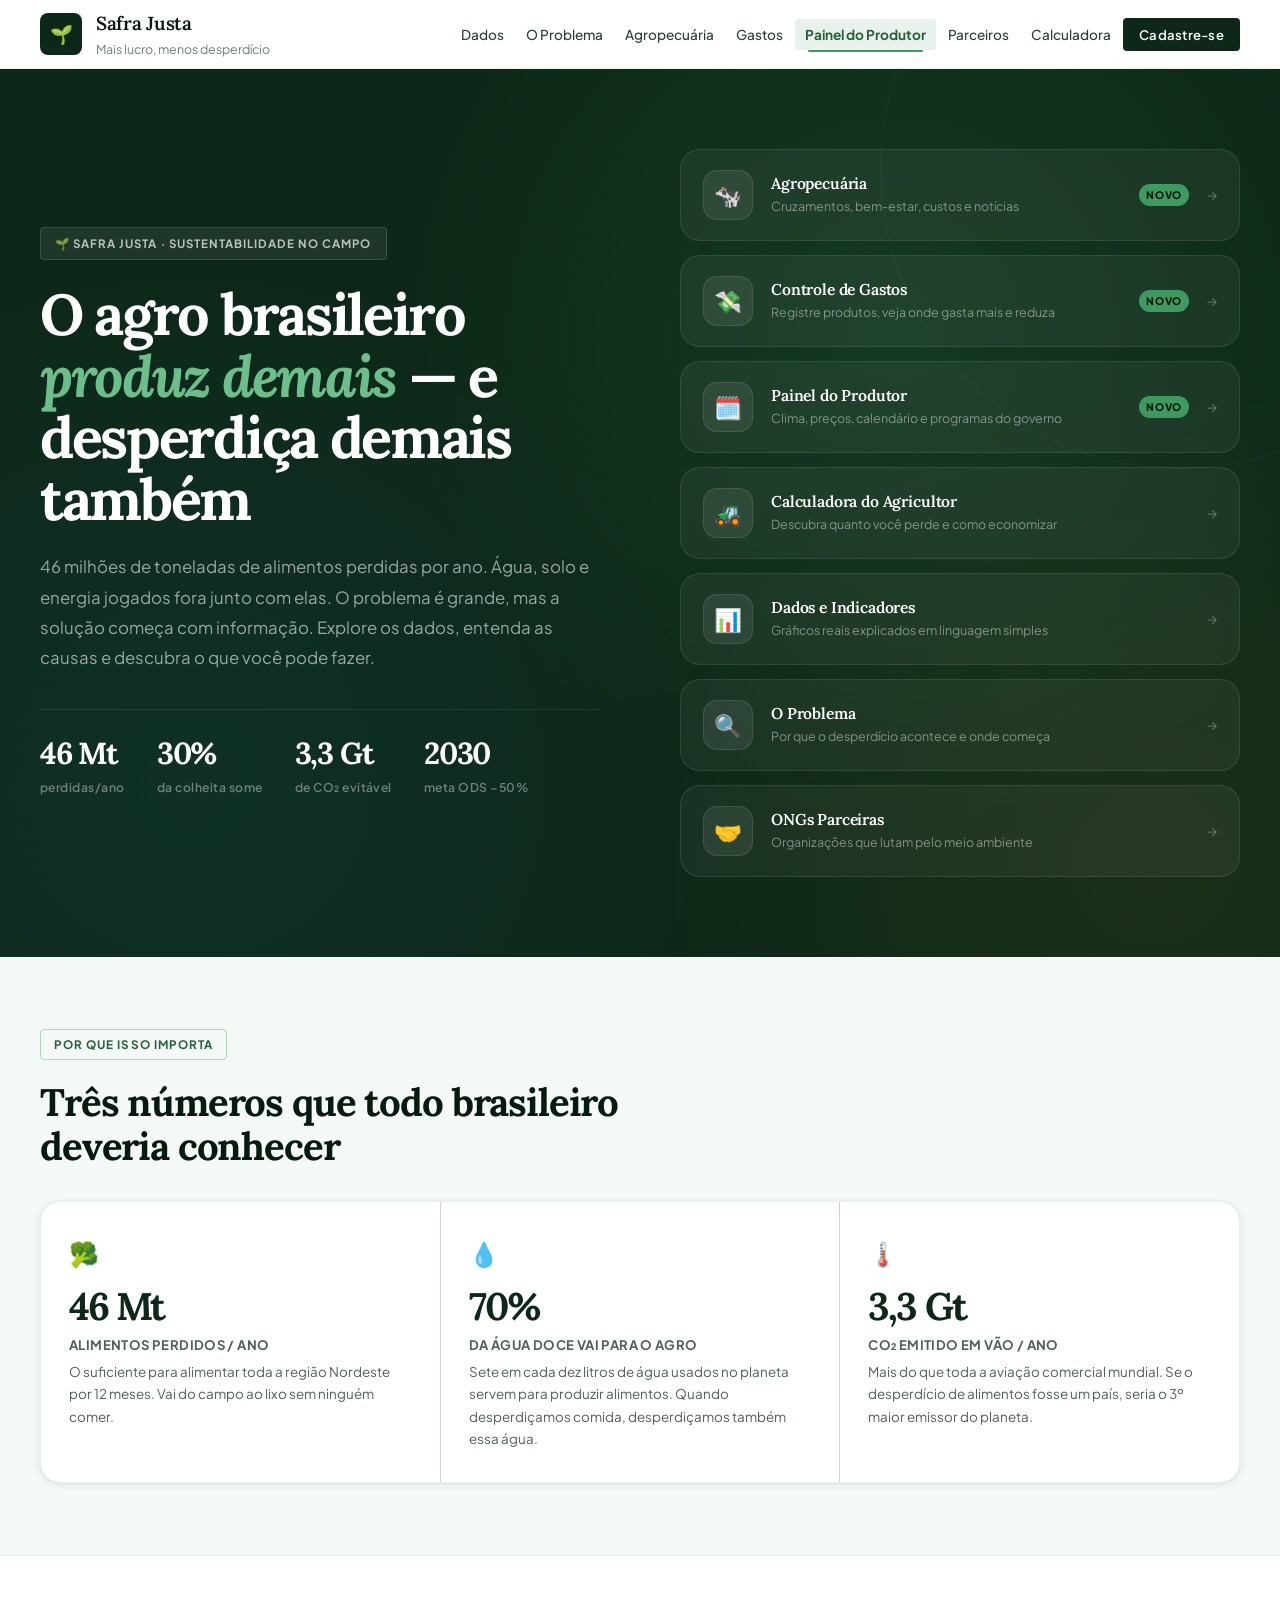
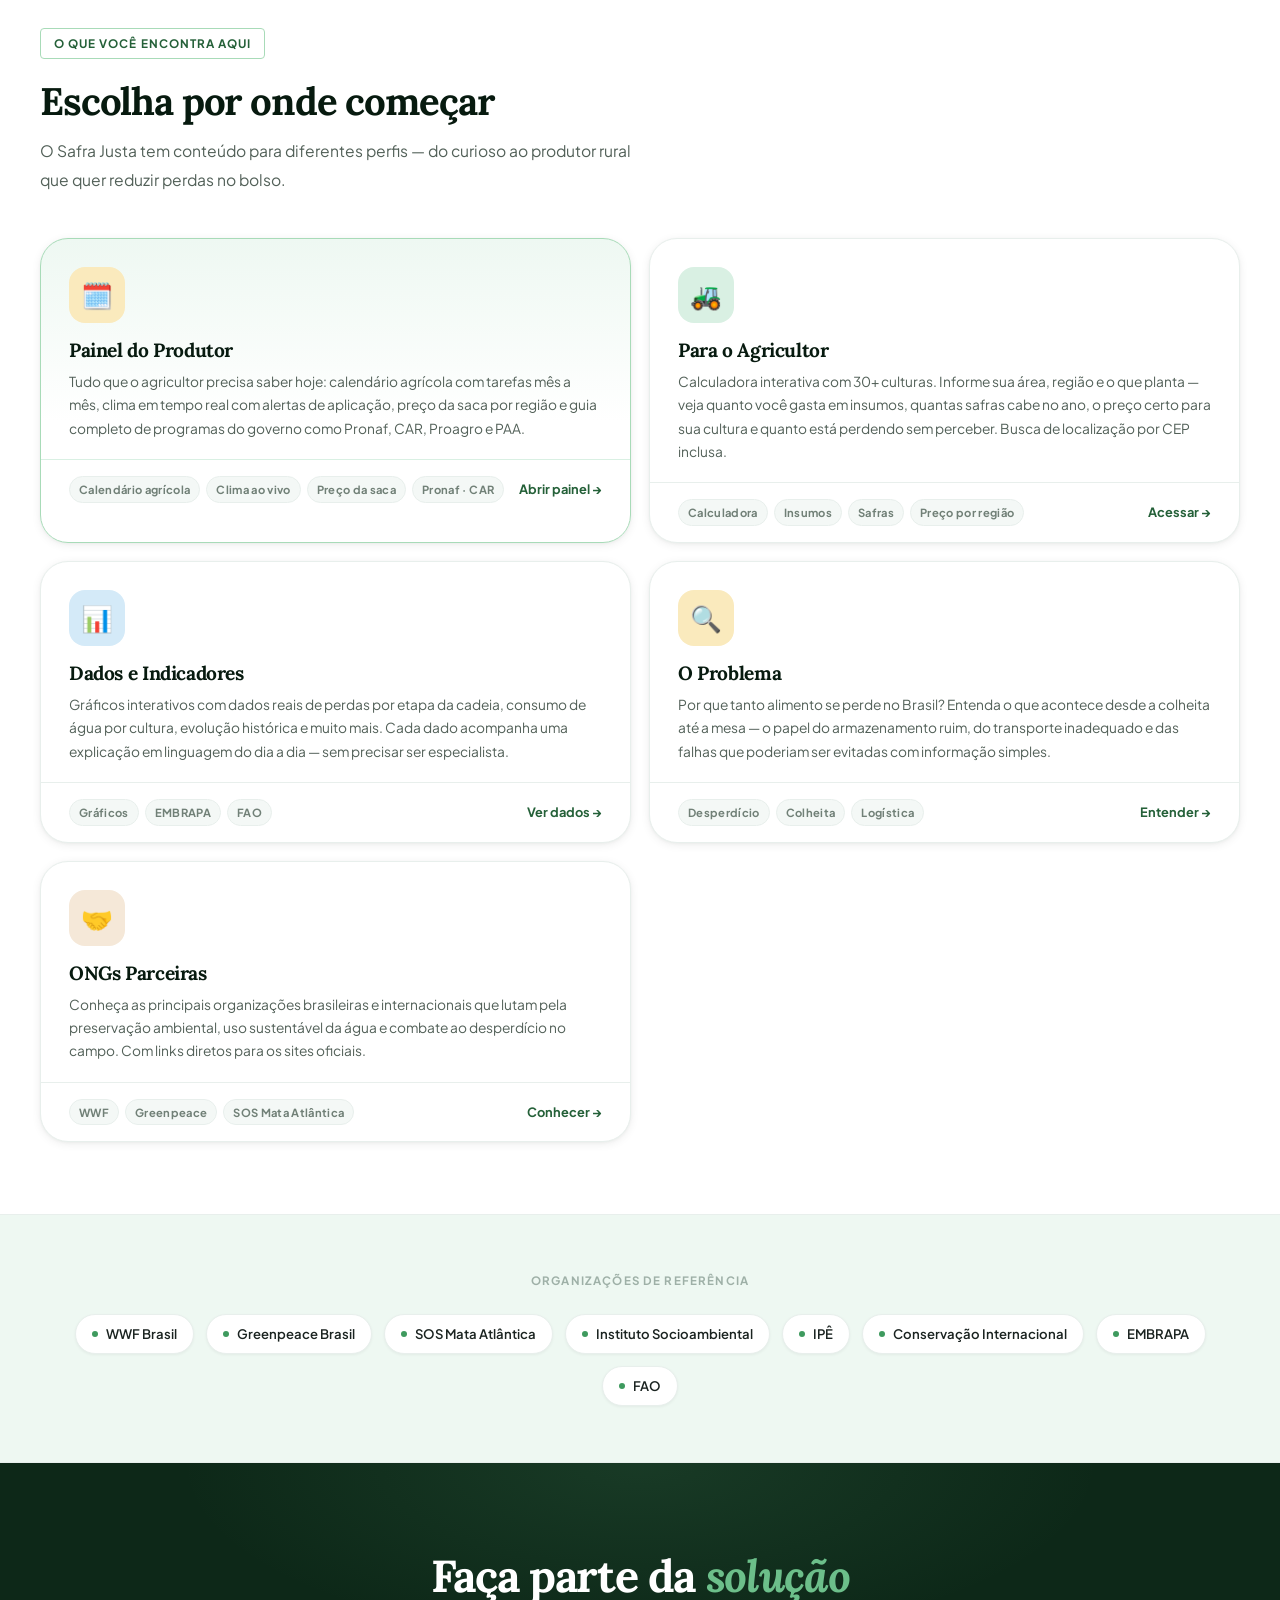
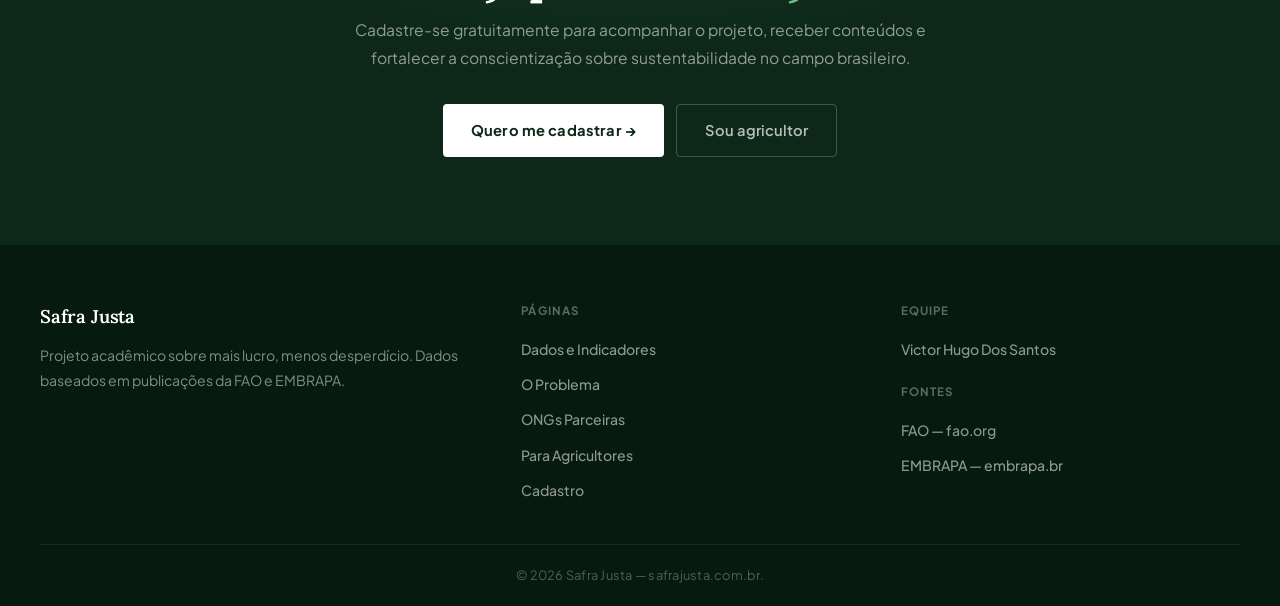
<file: projeto-agro/index.html>
<!doctype html>
<html lang="pt-BR">
<head>
  <meta charset="UTF-8"/>
  <meta name="viewport" content="width=device-width, initial-scale=1.0"/>
  <title>Safra Justa | Sustentabilidade no Agronegócio</title>
  <link rel="icon" type="image/svg+xml" href="favicon.svg"/>
  <link rel="preconnect" href="https://fonts.googleapis.com"/>
  <link rel="preconnect" href="https://fonts.gstatic.com" crossorigin/>
  <link href="https://fonts.googleapis.com/css2?family=Lora:ital,wght@0,400;0,500;0,600;0,700;1,400;1,500&family=Plus+Jakarta+Sans:wght@300;400;500;600;700&display=swap" rel="stylesheet"/>
  <link rel="stylesheet" href="css/style.css"/>

  <style>
/* ═══════════════════════════════════════════════
   INDEX — ESTILOS DESTA PÁGINA
═══════════════════════════════════════════════ */

/* ── Hero ── */
.hero-home {
  min-height: calc(100vh - 68px);
  display: flex;
  align-items: center;
  background: var(--forest-900);
  position: relative;
  overflow: hidden;
  padding: 80px 0;
}

/* Padrão geométrico de fundo */
.hero-home::before {
  content: '';
  position: absolute; inset: 0;
  background-image:
    radial-gradient(circle at 70% 30%, rgba(62,154,94,.15) 0%, transparent 45%),
    radial-gradient(circle at 15% 80%, rgba(33,118,181,.1) 0%, transparent 40%),
    radial-gradient(circle at 90% 90%, rgba(201,138,26,.08) 0%, transparent 35%);
  pointer-events: none;
}
.hero-home::after {
  content: '';
  position: absolute;
  top: -200px; right: -200px;
  width: 600px; height: 600px;
  border-radius: 50%;
  border: 1px solid rgba(255,255,255,.04);
  pointer-events: none;
}

.hero-home-inner {
  position: relative; z-index: 1;
  display: grid;
  grid-template-columns: 1fr 1fr;
  gap: 80px;
  align-items: center;
}

/* Texto do hero */
.hero-home-text {}

.home-eyebrow {
  display: inline-flex;
  align-items: center;
  gap: 8px;
  background: rgba(255,255,255,.07);
  border: 1px solid rgba(255,255,255,.13);
  color: rgba(255,255,255,.7);
  padding: 6px 14px;
  border-radius: var(--radius-xs);
  font-size: .72rem;
  font-weight: 700;
  letter-spacing: .09em;
  text-transform: uppercase;
  margin-bottom: 24px;
}

.hero-home h1 {
  font-family: var(--font-display);
  font-size: clamp(2.2rem, 4.5vw, 4rem);
  font-weight: 700;
  color: var(--white);
  line-height: 1.07;
  letter-spacing: -.04em;
  margin-bottom: 22px;
}

.hero-home h1 em {
  font-style: italic;
  color: var(--forest-300);
}

.hero-home-lead {
  font-size: 1.05rem;
  color: rgba(255,255,255,.58);
  line-height: 1.8;
  max-width: 48ch;
  margin-bottom: 36px;
}

/* Stats em linha no hero */
.hero-stats {
  display: flex;
  gap: 32px;
  flex-wrap: wrap;
  padding-top: 28px;
  border-top: 1px solid rgba(255,255,255,.08);
}

.hero-stat strong {
  display: block;
  font-family: var(--font-display);
  font-size: 1.9rem;
  font-weight: 700;
  color: var(--white);
  letter-spacing: -.04em;
  line-height: 1;
  margin-bottom: 4px;
}

.hero-stat span {
  font-size: .76rem;
  color: rgba(255,255,255,.4);
  font-weight: 600;
  letter-spacing: .04em;
}

/* ── Cards de destino ── */
.dest-grid {
  display: grid;
  grid-template-columns: 1fr;
  gap: 14px;
}

.dest-card {
  display: flex;
  align-items: center;
  gap: 18px;
  background: rgba(255,255,255,.05);
  border: 1px solid rgba(255,255,255,.09);
  border-radius: var(--radius-lg);
  padding: 20px 22px;
  text-decoration: none;
  color: var(--white);
  transition: all .22s var(--ease);
  position: relative;
  overflow: hidden;
}

.dest-card::before {
  content: '';
  position: absolute; top: 0; left: 0;
  width: 3px; height: 100%;
  background: var(--dest-color, var(--forest-400));
  opacity: 0;
  transition: opacity .22s;
}

.dest-card:hover {
  background: rgba(255,255,255,.09);
  border-color: rgba(255,255,255,.18);
  transform: translateX(4px);
  color: var(--white);
}

.dest-card:hover::before { opacity: 1; }

.dest-icon {
  width: 50px; height: 50px;
  border-radius: var(--radius-md);
  background: rgba(255,255,255,.08);
  border: 1px solid rgba(255,255,255,.1);
  display: flex; align-items: center; justify-content: center;
  font-size: 1.4rem;
  flex-shrink: 0;
  transition: background .22s;
}

.dest-card:hover .dest-icon {
  background: rgba(255,255,255,.13);
}

.dest-body { flex: 1; min-width: 0; }

.dest-title {
  font-family: var(--font-display);
  font-size: .98rem;
  font-weight: 600;
  color: var(--white);
  letter-spacing: -.01em;
  margin-bottom: 3px;
  line-height: 1.25;
}

.dest-desc {
  font-size: .78rem;
  color: rgba(255,255,255,.45);
  line-height: 1.5;
  white-space: nowrap;
  overflow: hidden;
  text-overflow: ellipsis;
}

.dest-arrow {
  font-size: .9rem;
  color: rgba(255,255,255,.3);
  flex-shrink: 0;
  transition: transform .2s, color .2s;
}

.dest-card:hover .dest-arrow {
  transform: translateX(4px);
  color: rgba(255,255,255,.7);
}

/* Badge "novo" */
.dest-badge {
  font-size: .65rem;
  font-weight: 800;
  letter-spacing: .07em;
  text-transform: uppercase;
  background: var(--forest-400);
  color: var(--forest-950);
  padding: 2px 7px;
  border-radius: 99px;
  flex-shrink: 0;
}

/* ── Seção "O problema em 3 números" ── */
.nums-section {
  padding: 72px 0;
  background: var(--ink-50);
  border-bottom: var(--border);
}

.nums-grid {
  display: grid;
  grid-template-columns: repeat(3, 1fr);
  gap: 1px;
  background: var(--ink-200);
  border: var(--border);
  border-radius: var(--radius-lg);
  overflow: hidden;
  box-shadow: var(--shadow-sm);
}

.num-card {
  background: var(--white);
  padding: 32px 28px;
  transition: background .2s;
}

.num-card:hover { background: var(--forest-50); }

.num-icon { font-size: 1.5rem; margin-bottom: 14px; display: block; }

.num-val {
  font-family: var(--font-display);
  font-size: 2.4rem;
  font-weight: 700;
  color: var(--forest-900);
  letter-spacing: -.05em;
  line-height: 1;
  margin-bottom: 8px;
}

.num-label {
  font-size: .82rem;
  font-weight: 700;
  color: var(--ink-500);
  letter-spacing: .03em;
  text-transform: uppercase;
  margin-bottom: 6px;
}

.num-desc {
  font-size: .84rem;
  color: var(--ink-500);
  line-height: 1.65;
}

/* ── Seção de destinos expandida (páginas) ── */
.pages-section {
  padding: 72px 0;
  background: var(--white);
  border-bottom: var(--border);
}

.pages-grid {
  display: grid;
  grid-template-columns: repeat(2, 1fr);
  gap: 18px;
  margin-top: 44px;
}

.page-card {
  display: block;
  text-decoration: none;
  background: var(--white);
  border: var(--border);
  border-radius: var(--radius-xl);
  overflow: hidden;
  box-shadow: var(--shadow-sm);
  transition: all .22s var(--ease);
  position: relative;
}

.page-card:hover {
  box-shadow: var(--shadow-md);
  transform: translateY(-3px);
  border-color: var(--ink-200);
}

.page-card-top {
  padding: 28px 28px 20px;
  position: relative;
}

.page-card-top::after {
  content: '';
  position: absolute;
  bottom: 0; left: 0; right: 0;
  height: 1px;
  background: var(--ink-100);
}

.page-card-icon-wrap {
  width: 56px; height: 56px;
  border-radius: 16px;
  display: flex; align-items: center; justify-content: center;
  font-size: 1.6rem;
  margin-bottom: 16px;
  background: var(--pc-bg, var(--forest-50));
}

.page-card h3 {
  font-family: var(--font-display);
  font-size: 1.2rem;
  font-weight: 700;
  color: var(--forest-950);
  letter-spacing: -.02em;
  margin-bottom: 8px;
  line-height: 1.2;
}

.page-card-lead {
  font-size: .86rem;
  color: var(--ink-500);
  line-height: 1.7;
}

.page-card-bottom {
  padding: 16px 28px;
  display: flex;
  align-items: center;
  justify-content: space-between;
  gap: 12px;
}

.page-card-tags {
  display: flex;
  gap: 6px;
  flex-wrap: wrap;
}

.page-tag {
  font-size: .7rem;
  font-weight: 700;
  color: var(--ink-400);
  background: var(--ink-50);
  border: 1px solid var(--ink-100);
  border-radius: 99px;
  padding: 3px 9px;
  letter-spacing: .03em;
}

.page-cta {
  font-size: .8rem;
  font-weight: 700;
  color: var(--forest-600);
  white-space: nowrap;
  display: flex;
  align-items: center;
  gap: 4px;
  transition: gap .18s;
}

.page-card:hover .page-cta { gap: 8px; }

/* Card de agricultor — destaque */
.page-card.featured {
  border-color: var(--forest-200);
  background: linear-gradient(180deg, var(--forest-50) 0%, var(--white) 60%);
}

.page-card.featured .page-card-top::after { background: var(--forest-100); }

/* ── Parceiros rápido ── */
.partners-strip {
  padding: 56px 0;
  background: var(--forest-50);
  border-bottom: var(--border);
}

.partners-label {
  font-size: .72rem;
  font-weight: 700;
  letter-spacing: .1em;
  text-transform: uppercase;
  color: var(--ink-300);
  text-align: center;
  margin-bottom: 24px;
}

.partners-logos {
  display: flex;
  gap: 12px;
  flex-wrap: wrap;
  justify-content: center;
  align-items: center;
}

.partner-pill {
  display: inline-flex;
  align-items: center;
  gap: 8px;
  padding: 8px 16px;
  background: var(--white);
  border: var(--border);
  border-radius: 99px;
  font-size: .82rem;
  font-weight: 600;
  color: var(--ink-600);
  text-decoration: none;
  transition: all .18s;
  box-shadow: var(--shadow-xs);
}

.partner-pill:hover {
  border-color: var(--forest-300);
  color: var(--forest-700);
  background: var(--forest-50);
  box-shadow: var(--shadow-sm);
  transform: translateY(-1px);
}

.partner-pill-dot {
  width: 6px; height: 6px;
  border-radius: 50%;
  background: var(--forest-400);
  flex-shrink: 0;
}

/* ── CTA ── */
.home-cta {
  padding: 88px 0;
  background: var(--forest-900);
  text-align: center;
  position: relative;
  overflow: hidden;
}

.home-cta::before {
  content: '';
  position: absolute; inset: 0;
  background: radial-gradient(ellipse 60% 80% at 50% 0%,
    rgba(108,191,138,.12) 0%, transparent 60%);
  pointer-events: none;
}

.home-cta-inner {
  position: relative; z-index: 1;
  max-width: 600px; margin: 0 auto;
}

.home-cta h2 {
  font-family: var(--font-display);
  font-size: clamp(2rem, 4vw, 2.8rem);
  color: var(--white);
  font-weight: 700;
  letter-spacing: -.03em;
  line-height: 1.1;
  margin-bottom: 16px;
}

.home-cta h2 em { color: var(--forest-300); font-style: italic; }

.home-cta p {
  font-size: .98rem;
  color: rgba(255,255,255,.55);
  line-height: 1.8;
  margin-bottom: 32px;
}

.home-cta-btns {
  display: flex; gap: 12px;
  justify-content: center; flex-wrap: wrap;
}

.btn-white {
  background: var(--white); color: var(--forest-900); font-weight: 700;
  padding: 13px 28px; border-radius: var(--radius-xs); font-size: .92rem;
  display: inline-flex; align-items: center; gap: 8px; transition: all .2s;
}

.btn-white:hover { background: var(--forest-50); transform: translateY(-1px); }

.btn-ghost-home {
  background: transparent; color: rgba(255,255,255,.7);
  border: 1px solid rgba(255,255,255,.22); font-weight: 600;
  padding: 13px 28px; border-radius: var(--radius-xs); font-size: .92rem;
  display: inline-flex; align-items: center; gap: 8px; transition: all .2s;
}

.btn-ghost-home:hover {
  background: rgba(255,255,255,.08);
  border-color: rgba(255,255,255,.4);
  color: var(--white);
}

/* ── Responsivo ── */
@media (max-width: 1024px) {
  .hero-home-inner { grid-template-columns: 1fr; gap: 52px; }
  .hero-home { min-height: auto; padding: 72px 0; }
  .hero-home-lead { max-width: 100%; }
  .dest-grid { grid-template-columns: 1fr 1fr; }
  .nums-grid { grid-template-columns: 1fr; }
  .pages-grid { grid-template-columns: 1fr; }
}

@media (max-width: 768px) {
  .hero-home { padding: 56px 0 48px; }
  .hero-home h1 { font-size: 2rem; }
  .dest-grid { grid-template-columns: 1fr; }
  .hero-stats { gap: 20px; }
  .pages-grid { grid-template-columns: 1fr; }
  .home-cta { padding: 64px 0; }
  .home-cta-btns { flex-direction: column; align-items: center; }
  .btn-white, .btn-ghost-home { width: 100%; justify-content: center; }
}

@media (max-width: 480px) {
  .hero-home h1 { font-size: 1.75rem; }
  .num-val { font-size: 2rem; }
  .page-card-top { padding: 22px 20px 16px; }
  .page-card-bottom { padding: 14px 20px; }
}
  </style>
</head>
<body>

<!-- HEADER -->
<header class="topo" id="inicio">
  <div class="container">
    <div class="logo-area">
      <div class="logo-icon">🌱</div>
      <div>
        <h1 class="logo-text">Safra Justa</h1>
        <p class="logo-subtitle">Mais lucro, menos desperdício</p>
      </div>
    </div>

    <button class="hamburger" id="hamburger" aria-label="Abrir menu" aria-expanded="false" aria-controls="menu-nav">
      <span></span><span></span><span></span>
    </button></div>

    <nav class="menu" id="menu-nav" aria-label="Menu principal">
      <ul>
        <li><a href="dados.html"    class="menu-link">Dados</a></li>
        <li><a href="problema.html" class="menu-link">O Problema</a></li>
        <li><a href="agropecuaria.html" class="menu-link">Agropecuária</a></li>
        <li><a href="gastos.html"   class="menu-link">Gastos</a></li>
        <li><a href="painel.html"   class="menu-link menu-link-highlight">Painel do Produtor</a></li>
        <li><a href="parceiros.html"class="menu-link">Parceiros</a></li>
        <li><a href="proposta.html" class="menu-link">Calculadora</a></li>
        <li><a href="cadastro.html" class="btn-nav">Cadastre-se</a></li>
      </ul>
    </nav>
</header>

<main>

<!-- HERO -->
<section class="hero-home">
  <div class="container">
    <div class="hero-home-inner">

      <!-- Texto -->
      <div class="hero-home-text">
        <div class="home-eyebrow">🌱 Safra Justa · Sustentabilidade no campo</div>

        <h1>
          O agro brasileiro <em>produz demais</em> — e desperdiça demais também
        </h1>

        <p class="hero-home-lead">
          46 milhões de toneladas de alimentos perdidas por ano. Água, solo e energia
          jogados fora junto com elas. O problema é grande, mas a solução começa com informação.
          Explore os dados, entenda as causas e descubra o que você pode fazer.
        </p>

        <div class="hero-stats">
          <div class="hero-stat">
            <strong>46 Mt</strong>
            <span>perdidas/ano</span>
          </div>
          <div class="hero-stat">
            <strong>30%</strong>
            <span>da colheita some</span>
          </div>
          <div class="hero-stat">
            <strong>3,3 Gt</strong>
            <span>de CO₂ evitável</span>
          </div>
          <div class="hero-stat">
            <strong>2030</strong>
            <span>meta ODS −50%</span>
          </div>
        </div>
      </div>

      <!-- Cards de destino no hero -->
      <div class="dest-grid">

        <a href="agropecuaria.html" class="dest-card" style="--dest-color:#b07840">
          <div class="dest-icon">🐄</div>
          <div class="dest-body">
            <div class="dest-title">Agropecuária</div>
            <div class="dest-desc">Cruzamentos, bem-estar, custos e notícias</div>
          </div>
          <span class="dest-badge">novo</span>
          <span class="dest-arrow">→</span>
        </a>

        <a href="gastos.html" class="dest-card" style="--dest-color:#c98a1a">
          <div class="dest-icon">💸</div>
          <div class="dest-body">
            <div class="dest-title">Controle de Gastos</div>
            <div class="dest-desc">Registre produtos, veja onde gasta mais e reduza</div>
          </div>
          <span class="dest-badge">novo</span>
          <span class="dest-arrow">→</span>
        </a>

        <a href="painel.html" class="dest-card" style="--dest-color:#e8b84a">
          <div class="dest-icon">🗓️</div>
          <div class="dest-body">
            <div class="dest-title">Painel do Produtor</div>
            <div class="dest-desc">Clima, preços, calendário e programas do governo</div>
          </div>
          <span class="dest-badge">novo</span>
          <span class="dest-arrow">→</span>
        </a>

        <a href="proposta.html" class="dest-card" style="--dest-color:#6cbf8a">
          <div class="dest-icon">🚜</div>
          <div class="dest-body">
            <div class="dest-title">Calculadora do Agricultor</div>
            <div class="dest-desc">Descubra quanto você perde e como economizar</div>
          </div>
          <span class="dest-arrow">→</span>
        </a>

        <a href="dados.html" class="dest-card" style="--dest-color:#6cb2e0">
          <div class="dest-icon">📊</div>
          <div class="dest-body">
            <div class="dest-title">Dados e Indicadores</div>
            <div class="dest-desc">Gráficos reais explicados em linguagem simples</div>
          </div>
          <span class="dest-arrow">→</span>
        </a>

        <a href="problema.html" class="dest-card" style="--dest-color:#e8b84a">
          <div class="dest-icon">🔍</div>
          <div class="dest-body">
            <div class="dest-title">O Problema</div>
            <div class="dest-desc">Por que o desperdício acontece e onde começa</div>
          </div>
          <span class="dest-arrow">→</span>
        </a>

        <a href="parceiros.html" class="dest-card" style="--dest-color:#97c3dc">
          <div class="dest-icon">🤝</div>
          <div class="dest-body">
            <div class="dest-title">ONGs Parceiras</div>
            <div class="dest-desc">Organizações que lutam pelo meio ambiente</div>
          </div>
          <span class="dest-arrow">→</span>
        </a>

      </div>
    </div>
  </div>
</section>

<!-- 3 NÚMEROS QUE IMPORTAM -->
<section class="nums-section">
  <div class="container">
    <div class="section-header" style="margin-bottom:32px">
      <span class="section-tag">Por que isso importa</span>
      <h2>Três números que todo brasileiro deveria conhecer</h2>
    </div>
    <div class="nums-grid">
      <div class="num-card">
        <span class="num-icon">🥦</span>
        <div class="num-val">46 Mt</div>
        <div class="num-label">Alimentos perdidos / ano</div>
        <div class="num-desc">O suficiente para alimentar toda a região Nordeste por 12 meses. Vai do campo ao lixo sem ninguém comer.</div>
      </div>
      <div class="num-card">
        <span class="num-icon">💧</span>
        <div class="num-val">70%</div>
        <div class="num-label">Da água doce vai para o agro</div>
        <div class="num-desc">Sete em cada dez litros de água usados no planeta servem para produzir alimentos. Quando desperdiçamos comida, desperdiçamos também essa água.</div>
      </div>
      <div class="num-card">
        <span class="num-icon">🌡️</span>
        <div class="num-val">3,3 Gt</div>
        <div class="num-label">CO₂ emitido em vão / ano</div>
        <div class="num-desc">Mais do que toda a aviação comercial mundial. Se o desperdício de alimentos fosse um país, seria o 3º maior emissor do planeta.</div>
      </div>
    </div>
  </div>
</section>

<!-- PÁGINAS DO SITE -->
<section class="pages-section">
  <div class="container">
    <div class="section-header" style="margin-bottom:0">
      <span class="section-tag">O que você encontra aqui</span>
      <h2>Escolha por onde começar</h2>
      <p>O Safra Justa tem conteúdo para diferentes perfis — do curioso ao produtor rural que quer reduzir perdas no bolso.</p>
    </div>

    <div class="pages-grid">

      <!-- Painel — destaque principal -->
      <a href="painel.html" class="page-card featured">
        <div class="page-card-top">
          <div class="page-card-icon-wrap" style="--pc-bg:var(--sun-100)">🗓️</div>
          <h3>Painel do Produtor</h3>
          <p class="page-card-lead">
            Tudo que o agricultor precisa saber hoje: calendário agrícola com tarefas mês a mês,
            clima em tempo real com alertas de aplicação, preço da saca por região e guia
            completo de programas do governo como Pronaf, CAR, Proagro e PAA.
          </p>
        </div>
        <div class="page-card-bottom">
          <div class="page-card-tags">
            <span class="page-tag">Calendário agrícola</span>
            <span class="page-tag">Clima ao vivo</span>
            <span class="page-tag">Preço da saca</span>
            <span class="page-tag">Pronaf · CAR</span>
          </div>
          <span class="page-cta">Abrir painel →</span>
        </div>
      </a>

      <!-- Calculadora -->
      <a href="proposta.html" class="page-card">
        <div class="page-card-top">
          <div class="page-card-icon-wrap" style="--pc-bg:var(--forest-100)">🚜</div>
          <h3>Para o Agricultor</h3>
          <p class="page-card-lead">
            Calculadora interativa com 30+ culturas. Informe sua área, região e o que planta —
            veja quanto você gasta em insumos, quantas safras cabe no ano, o preço certo para
            sua cultura e quanto está perdendo sem perceber. Busca de localização por CEP inclusa.
          </p>
        </div>
        <div class="page-card-bottom">
          <div class="page-card-tags">
            <span class="page-tag">Calculadora</span>
            <span class="page-tag">Insumos</span>
            <span class="page-tag">Safras</span>
            <span class="page-tag">Preço por região</span>
          </div>
          <span class="page-cta">Acessar →</span>
        </div>
      </a>

      <!-- Dados -->
      <a href="dados.html" class="page-card">
        <div class="page-card-top">
          <div class="page-card-icon-wrap" style="--pc-bg:var(--sky-100)">📊</div>
          <h3>Dados e Indicadores</h3>
          <p class="page-card-lead">
            Gráficos interativos com dados reais de perdas por etapa da cadeia, consumo de água
            por cultura, evolução histórica e muito mais. Cada dado acompanha uma explicação em
            linguagem do dia a dia — sem precisar ser especialista.
          </p>
        </div>
        <div class="page-card-bottom">
          <div class="page-card-tags">
            <span class="page-tag">Gráficos</span>
            <span class="page-tag">EMBRAPA</span>
            <span class="page-tag">FAO</span>
          </div>
          <span class="page-cta">Ver dados →</span>
        </div>
      </a>

      <!-- Problema -->
      <a href="problema.html" class="page-card">
        <div class="page-card-top">
          <div class="page-card-icon-wrap" style="--pc-bg:var(--sun-100)">🔍</div>
          <h3>O Problema</h3>
          <p class="page-card-lead">
            Por que tanto alimento se perde no Brasil? Entenda o que acontece desde a colheita
            até a mesa — o papel do armazenamento ruim, do transporte inadequado e das falhas
            que poderiam ser evitadas com informação simples.
          </p>
        </div>
        <div class="page-card-bottom">
          <div class="page-card-tags">
            <span class="page-tag">Desperdício</span>
            <span class="page-tag">Colheita</span>
            <span class="page-tag">Logística</span>
          </div>
          <span class="page-cta">Entender →</span>
        </div>
      </a>

      <!-- ONGs -->
      <a href="parceiros.html" class="page-card">
        <div class="page-card-top">
          <div class="page-card-icon-wrap" style="--pc-bg:var(--earth-100)">🤝</div>
          <h3>ONGs Parceiras</h3>
          <p class="page-card-lead">
            Conheça as principais organizações brasileiras e internacionais que lutam pela
            preservação ambiental, uso sustentável da água e combate ao desperdício no campo.
            Com links diretos para os sites oficiais.
          </p>
        </div>
        <div class="page-card-bottom">
          <div class="page-card-tags">
            <span class="page-tag">WWF</span>
            <span class="page-tag">Greenpeace</span>
            <span class="page-tag">SOS Mata Atlântica</span>
          </div>
          <span class="page-cta">Conhecer →</span>
        </div>
      </a>

    </div>
  </div>
</section>

<!-- PARCEIROS STRIP -->
<section class="partners-strip">
  <div class="container">
    <div class="partners-label">Organizações de referência</div>
    <div class="partners-logos">
      <a href="https://www.wwf.org.br" target="_blank" rel="noopener" class="partner-pill">
        <span class="partner-pill-dot"></span>WWF Brasil
      </a>
      <a href="https://www.greenpeace.org/brasil" target="_blank" rel="noopener" class="partner-pill">
        <span class="partner-pill-dot"></span>Greenpeace Brasil
      </a>
      <a href="https://www.sosma.org.br" target="_blank" rel="noopener" class="partner-pill">
        <span class="partner-pill-dot"></span>SOS Mata Atlântica
      </a>
      <a href="https://www.socioambiental.org" target="_blank" rel="noopener" class="partner-pill">
        <span class="partner-pill-dot"></span>Instituto Socioambiental
      </a>
      <a href="https://www.ipe.org.br" target="_blank" rel="noopener" class="partner-pill">
        <span class="partner-pill-dot"></span>IPÊ
      </a>
      <a href="https://www.conservation.org/brasil" target="_blank" rel="noopener" class="partner-pill">
        <span class="partner-pill-dot"></span>Conservação Internacional
      </a>
      <a href="https://www.embrapa.br" target="_blank" rel="noopener" class="partner-pill">
        <span class="partner-pill-dot"></span>EMBRAPA
      </a>
      <a href="https://www.fao.org" target="_blank" rel="noopener" class="partner-pill">
        <span class="partner-pill-dot"></span>FAO
      </a>
    </div>
  </div>
</section>

<!-- CTA -->
<section class="home-cta">
  <div class="container">
    <div class="home-cta-inner">
      <h2>Faça parte da <em>solução</em></h2>
      <p>
        Cadastre-se gratuitamente para acompanhar o projeto, receber conteúdos
        e fortalecer a conscientização sobre sustentabilidade no campo brasileiro.
      </p>
      <div class="home-cta-btns">
        <a href="cadastro.html"  class="btn-white">Quero me cadastrar →</a>
        <a href="proposta.html"  class="btn-ghost-home">Sou agricultor</a>
      </div>
    </div>
  </div>
</section>

</main>

<footer class="rodape">
  <div class="container footer-grid">
    <div>
      <h3>Safra Justa</h3>
      <p>Projeto acadêmico sobre mais lucro, menos desperdício. Dados baseados em publicações da FAO e EMBRAPA.</p>
    </div>
    <div>
      <h4>Páginas</h4>
      <ul class="footer-links">
        <li><a href="dados.html">Dados e Indicadores</a></li>
        <li><a href="problema.html">O Problema</a></li>
        <li><a href="parceiros.html">ONGs Parceiras</a></li>
        <li><a href="proposta.html">Para Agricultores</a></li>
        <li><a href="cadastro.html">Cadastro</a></li>
      </ul>
    </div>
    <div>
      <h4>Equipe</h4>
      <ul class="footer-links">
        <li><a href="#">Victor Hugo Dos Santos</a></li>
      </ul>
      <h4 style="margin-top:20px">Fontes</h4>
      <ul class="footer-links">
        <li><a href="https://www.fao.org" target="_blank" rel="noopener">FAO — fao.org</a></li>
        <li><a href="https://www.embrapa.br" target="_blank" rel="noopener">EMBRAPA — embrapa.br</a></li>
      </ul>
    </div>
  </div>
  <div class="footer-bottom">
    <p>© 2026 Safra Justa — safrajusta.com.br.</p>
  </div>
</footer>

<script>
const hamburger = document.getElementById('hamburger');
const menuNav   = document.getElementById('menu-nav');
document.querySelectorAll('.menu-link,.btn-nav').forEach(l => l.addEventListener('click', () => {
  menuNav.classList.remove('menu-open');
  hamburger.classList.remove('hamburger-open');
  hamburger.setAttribute('aria-expanded','false');
}));
hamburger.addEventListener('click', () => {
  const open = menuNav.classList.toggle('menu-open');
  hamburger.classList.toggle('hamburger-open', open);
  hamburger.setAttribute('aria-expanded', open);
});
</script>

</body>
</html>
</file>
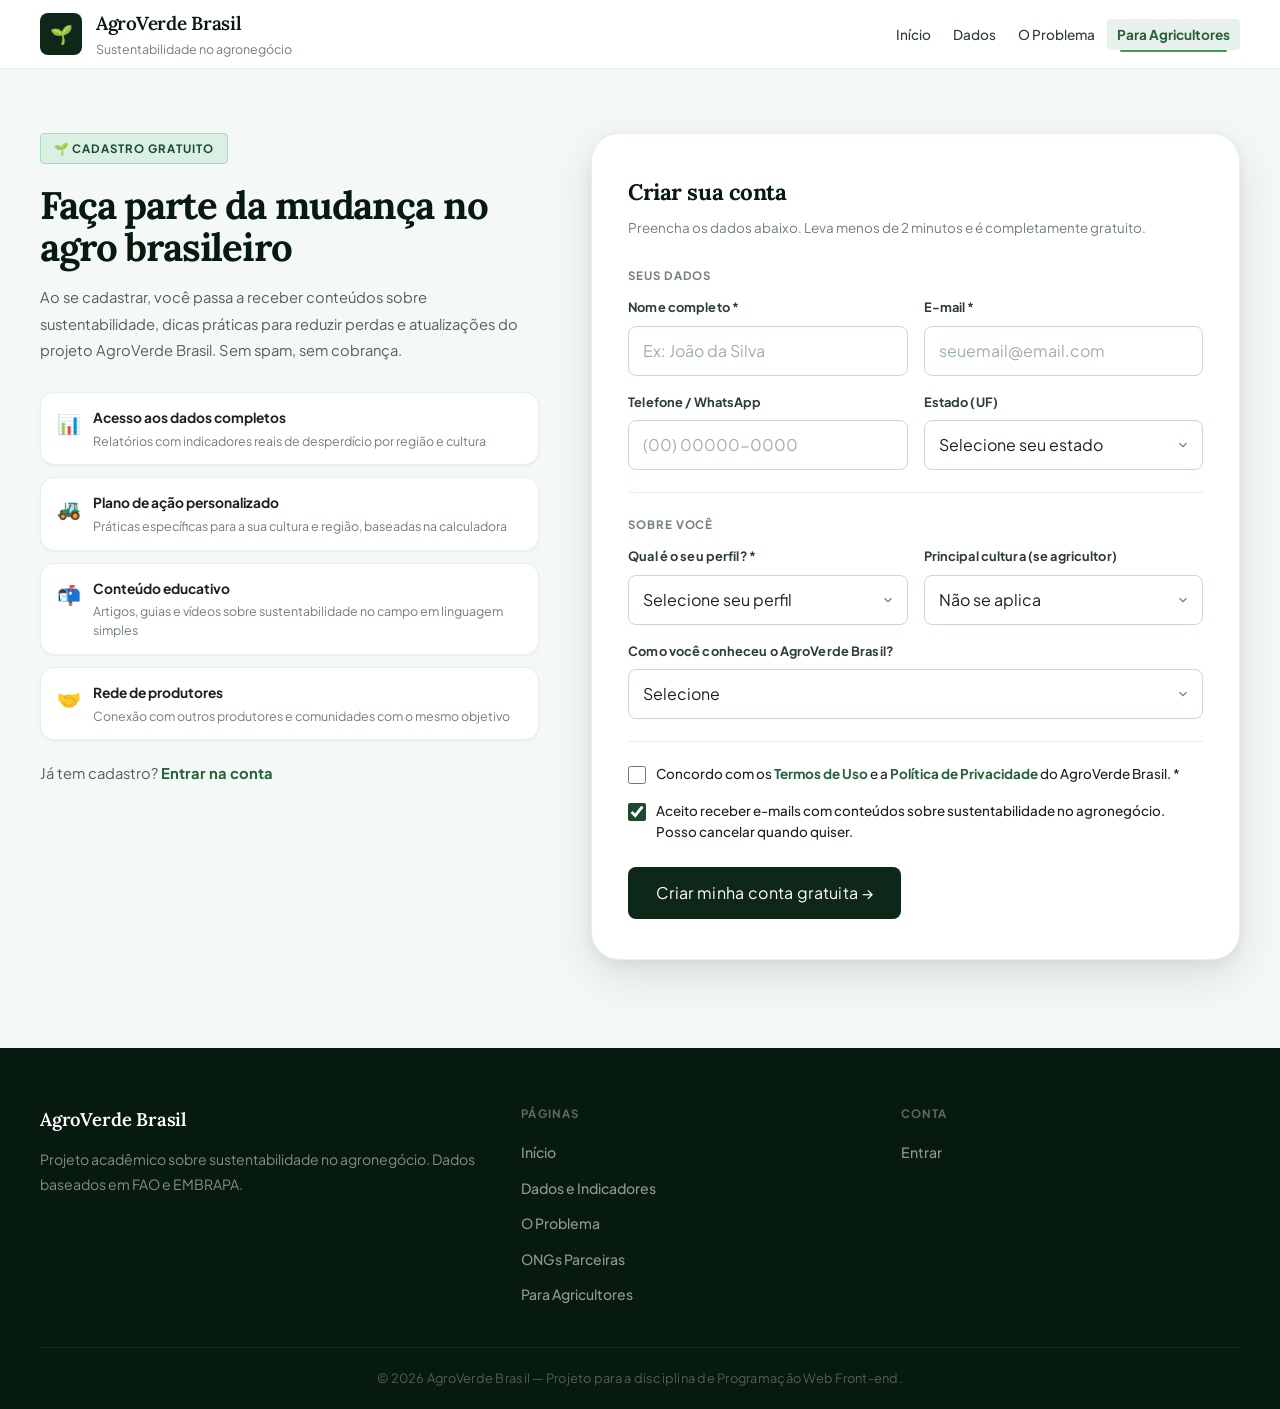
<file: projeto-agro/cadastro.html>
<!doctype html>
<html lang="pt-BR">
<head>
  <meta charset="UTF-8"/>
  <meta name="viewport" content="width=device-width, initial-scale=1.0"/>
  <title>Cadastro | AgroVerde Brasil</title>
  <link rel="icon" type="image/svg+xml" href="favicon.svg"/>
  <link rel="preconnect" href="https://fonts.googleapis.com"/>
  <link rel="preconnect" href="https://fonts.gstatic.com" crossorigin/>
  <link href="https://fonts.googleapis.com/css2?family=Lora:ital,wght@0,400;0,500;0,600;0,700;1,400;1,500&family=Plus+Jakarta+Sans:wght@300;400;500;600;700&display=swap" rel="stylesheet"/>
  <link rel="stylesheet" href="css/style.css"/>
  <style>
.cad-page{min-height:calc(100vh - 68px);background:var(--ink-50);
  display:flex;align-items:flex-start;padding:64px 0 88px}
.cad-grid{display:grid;grid-template-columns:1fr 1.3fr;gap:52px;align-items:start;width:100%}

/* Coluna esquerda — contexto */
.cad-context{}
.cad-tag{display:inline-flex;align-items:center;gap:6px;
  background:var(--forest-100);color:var(--forest-700);
  border:1px solid var(--forest-200);padding:5px 13px;
  border-radius:var(--radius-xs);font-weight:700;font-size:.72rem;
  letter-spacing:.09em;text-transform:uppercase;margin-bottom:20px}
.cad-context h1{font-family:var(--font-display);font-size:clamp(1.8rem,3vw,2.6rem);
  font-weight:700;color:var(--forest-950);letter-spacing:-.03em;
  line-height:1.1;margin-bottom:16px}
.cad-context p{font-size:.92rem;color:var(--ink-500);line-height:1.8;margin-bottom:28px}
.cad-benefits{display:grid;gap:12px}
.cad-benefit{display:flex;align-items:flex-start;gap:12px;
  padding:14px 16px;background:var(--white);border:var(--border);
  border-radius:var(--radius-md);box-shadow:var(--shadow-xs)}
.cad-benefit-icon{font-size:1.2rem;flex-shrink:0;margin-top:1px}
.cad-benefit-title{font-weight:700;font-size:.86rem;color:var(--ink-800);margin-bottom:2px}
.cad-benefit-desc{font-size:.78rem;color:var(--ink-400);line-height:1.5}
.cad-already{margin-top:20px;font-size:.84rem;color:var(--ink-500)}
.cad-already a{color:var(--forest-600);font-weight:700;text-decoration:none}
.cad-already a:hover{color:var(--forest-800)}

/* Formulário */
.form-card{background:var(--white);border:var(--border);border-radius:var(--radius-xl);
  padding:40px 36px;box-shadow:var(--shadow-lg)}
.form-title{font-family:var(--font-display);font-size:1.4rem;color:var(--forest-950);
  font-weight:700;letter-spacing:-.02em;margin-bottom:6px}
.form-subtitle{font-size:.84rem;color:var(--ink-400);margin-bottom:28px;line-height:1.6}

.form-grid{display:grid;grid-template-columns:1fr 1fr;gap:16px}
.form-group{display:grid;gap:7px}
.form-group-full{grid-column:1/-1}
.form-group label{font-size:.8rem;font-weight:700;color:var(--ink-700);letter-spacing:.01em}
.form-group input,.form-group select,.form-group textarea{
  width:100%;border:var(--border-md);border-radius:var(--radius-sm);
  padding:11px 14px;font:inherit;font-size:max(16px,.9em);color:var(--ink-800);
  background:var(--white);outline:none;transition:border-color .2s,box-shadow .2s}
.form-group input:focus,.form-group select:focus,.form-group textarea:focus{
  border-color:var(--forest-500);box-shadow:0 0 0 3px rgba(62,154,94,.12)}
.form-group input::placeholder,.form-group textarea::placeholder{color:var(--ink-300)}
.form-group select{appearance:none;
  background-image:url("data:image/svg+xml,%3Csvg xmlns='http://www.w3.org/2000/svg' width='14' height='14' viewBox='0 0 24 24' fill='none' stroke='%23718077' stroke-width='2'%3E%3Cpath d='M6 9l6 6 6-6'/%3E%3C/svg%3E");
  background-repeat:no-repeat;background-position:right 12px center;padding-right:36px}

.form-divider{grid-column:1/-1;height:1px;background:var(--ink-100);margin:6px 0}
.form-section-label{grid-column:1/-1;font-size:.72rem;font-weight:700;
  letter-spacing:.08em;text-transform:uppercase;color:var(--ink-400);margin-bottom:-4px}

.checkbox-group{display:flex;align-items:flex-start;gap:10px;
  grid-column:1/-1;cursor:pointer}
.checkbox-group input{width:18px;height:18px;margin-top:2px;
  accent-color:var(--forest-700);flex-shrink:0;cursor:pointer}
.checkbox-group span{font-size:.84rem;color:var(--ink-600);line-height:1.55;font-weight:500}
.checkbox-group span a{color:var(--forest-600);font-weight:700;text-decoration:none}

.form-actions{grid-column:1/-1;display:flex;gap:12px;flex-wrap:wrap;margin-top:8px}
.btn-submit{background:var(--forest-900);color:var(--white);
  padding:13px 28px;border-radius:var(--radius-sm);font-weight:700;font-size:.9rem;
  cursor:pointer;transition:all .2s;border:none;font:inherit;letter-spacing:.02em;
  display:inline-flex;align-items:center;gap:8px}
.btn-submit:hover{background:var(--forest-700);transform:translateY(-1px)}
.btn-submit:disabled{opacity:.5;cursor:not-allowed;transform:none}

/* Sucesso */
.success-card{display:none;text-align:center;padding:40px 32px}
.success-icon{font-size:3rem;margin-bottom:16px}
.success-title{font-family:var(--font-display);font-size:1.6rem;font-weight:700;
  color:var(--forest-950);letter-spacing:-.02em;margin-bottom:10px}
.success-desc{font-size:.9rem;color:var(--ink-500);line-height:1.75;margin-bottom:24px}
.success-links{display:flex;gap:10px;justify-content:center;flex-wrap:wrap}

@media(max-width:1024px){.cad-grid{grid-template-columns:1fr}.cad-context{display:none}}
@media(max-width:768px){.cad-page{padding:40px 0 64px}.form-card{padding:28px 22px}.form-grid{grid-template-columns:1fr}}
@media(max-width:480px){.form-card{padding:22px 16px}.form-actions{flex-direction:column}.btn-submit{width:100%;justify-content:center}}
  </style>
</head>
<body>

<header class="topo">
  <div class="container">
    <a href="index.html" class="logo-area" style="text-decoration:none">
      <div class="logo-icon">🌱</div>
      <div><div class="logo-text">AgroVerde Brasil</div><p class="logo-subtitle">Sustentabilidade no agronegócio</p></div>
    </a>
    <button class="hamburger" id="hamburger" aria-label="Abrir menu" aria-expanded="false" aria-controls="menu-nav">
      <span></span><span></span><span></span>
    </button>
    <nav class="menu" id="menu-nav">
      <ul>
        <li><a href="index.html"    class="menu-link">Início</a></li>
        <li><a href="dados.html"    class="menu-link">Dados</a></li>
        <li><a href="problema.html" class="menu-link">O Problema</a></li>
        <li><a href="proposta.html" class="menu-link menu-link-highlight">Para Agricultores</a></li>
      </ul>
    </nav>
  </div>
</header>

<main class="cad-page">
  <div class="container">
    <div class="cad-grid">

      <!-- Contexto -->
      <div class="cad-context">
        <div class="cad-tag">🌱 Cadastro gratuito</div>
        <h1>Faça parte da mudança no agro brasileiro</h1>
        <p>Ao se cadastrar, você passa a receber conteúdos sobre sustentabilidade, dicas práticas para reduzir perdas e atualizações do projeto AgroVerde Brasil. Sem spam, sem cobrança.</p>

        <div class="cad-benefits">
          <div class="cad-benefit">
            <span class="cad-benefit-icon">📊</span>
            <div>
              <div class="cad-benefit-title">Acesso aos dados completos</div>
              <div class="cad-benefit-desc">Relatórios com indicadores reais de desperdício por região e cultura</div>
            </div>
          </div>
          <div class="cad-benefit">
            <span class="cad-benefit-icon">🚜</span>
            <div>
              <div class="cad-benefit-title">Plano de ação personalizado</div>
              <div class="cad-benefit-desc">Práticas específicas para a sua cultura e região, baseadas na calculadora</div>
            </div>
          </div>
          <div class="cad-benefit">
            <span class="cad-benefit-icon">📬</span>
            <div>
              <div class="cad-benefit-title">Conteúdo educativo</div>
              <div class="cad-benefit-desc">Artigos, guias e vídeos sobre sustentabilidade no campo em linguagem simples</div>
            </div>
          </div>
          <div class="cad-benefit">
            <span class="cad-benefit-icon">🤝</span>
            <div>
              <div class="cad-benefit-title">Rede de produtores</div>
              <div class="cad-benefit-desc">Conexão com outros produtores e comunidades com o mesmo objetivo</div>
            </div>
          </div>
        </div>

        <p class="cad-already">Já tem cadastro? <a href="login.html">Entrar na conta</a></p>
      </div>

      <!-- Formulário -->
      <div class="form-card" id="form-card">
        <div class="form-title">Criar sua conta</div>
        <div class="form-subtitle">Preencha os dados abaixo. Leva menos de 2 minutos e é completamente gratuito.</div>

        <form id="cad-form" novalidate>
          <div class="form-grid">

            <div class="form-section-label">Seus dados</div>

            <div class="form-group">
              <label for="nome">Nome completo *</label>
              <input type="text" id="nome" name="nome" placeholder="Ex: João da Silva" required autocomplete="name"/>
            </div>
            <div class="form-group">
              <label for="email">E-mail *</label>
              <input type="email" id="email" name="email" placeholder="seuemail@email.com" required autocomplete="email"/>
            </div>
            <div class="form-group">
              <label for="telefone">Telefone / WhatsApp</label>
              <input type="tel" id="telefone" name="telefone" placeholder="(00) 00000-0000" autocomplete="tel"/>
            </div>
            <div class="form-group">
              <label for="estado">Estado (UF)</label>
              <select id="estado" name="estado">
                <option value="">Selecione seu estado</option>
                <option>AC</option><option>AL</option><option>AP</option><option>AM</option>
                <option>BA</option><option>CE</option><option>DF</option><option>ES</option>
                <option>GO</option><option>MA</option><option>MT</option><option>MS</option>
                <option>MG</option><option>PA</option><option>PB</option><option>PR</option>
                <option>PE</option><option>PI</option><option>RJ</option><option>RN</option>
                <option>RS</option><option>RO</option><option>RR</option><option>SC</option>
                <option>SP</option><option>SE</option><option>TO</option>
              </select>
            </div>

            <div class="form-divider"></div>
            <div class="form-section-label">Sobre você</div>

            <div class="form-group">
              <label for="perfil">Qual é o seu perfil? *</label>
              <select id="perfil" name="perfil" required>
                <option value="">Selecione seu perfil</option>
                <option value="agricultor-pequeno">Agricultor(a) — pequena propriedade (até 20 ha)</option>
                <option value="agricultor-medio">Agricultor(a) — propriedade média (20–150 ha)</option>
                <option value="agricultor-grande">Agricultor(a) — grande propriedade (acima de 150 ha)</option>
                <option value="estudante">Estudante (graduação, técnico ou ensino médio)</option>
                <option value="pesquisador">Pesquisador(a) ou professor(a)</option>
                <option value="profissional">Profissional do agronegócio</option>
                <option value="ong">Membro de ONG ou entidade</option>
                <option value="outro">Outro</option>
              </select>
            </div>
            <div class="form-group">
              <label for="cultura">Principal cultura (se agricultor)</label>
              <select id="cultura" name="cultura">
                <option value="">Não se aplica</option>
                <option>Soja</option><option>Milho</option><option>Café</option>
                <option>Cana-de-açúcar</option><option>Laranja</option><option>Banana</option>
                <option>Manga</option><option>Mamão</option><option>Pitaya</option>
                <option>Melancia</option><option>Tomate</option><option>Alface</option>
                <option>Feijão</option><option>Arroz</option><option>Algodão</option>
                <option>Outra</option>
              </select>
            </div>

            <div class="form-group form-group-full">
              <label for="como-conheceu">Como você conheceu o AgroVerde Brasil?</label>
              <select id="como-conheceu" name="como-conheceu">
                <option value="">Selecione</option>
                <option>Indicação de amigo ou familiar</option>
                <option>Redes sociais</option>
                <option>Google / busca na internet</option>
                <option>Escola ou universidade</option>
                <option>Cooperativa ou sindicato rural</option>
                <option>Outro</option>
              </select>
            </div>

            <div class="form-divider"></div>

            <div class="checkbox-group">
              <input type="checkbox" id="aceite-termos" name="aceite-termos" required/>
              <span>Concordo com os <a href="#">Termos de Uso</a> e a <a href="#">Política de Privacidade</a> do AgroVerde Brasil. *</span>
            </div>

            <div class="checkbox-group">
              <input type="checkbox" id="aceite-email" name="aceite-email" checked/>
              <span>Aceito receber e-mails com conteúdos sobre sustentabilidade no agronegócio. Posso cancelar quando quiser.</span>
            </div>

            <div class="form-actions">
              <button type="submit" class="btn-submit" id="btn-submit">
                Criar minha conta gratuita →
              </button>
            </div>

          </div>
        </form>

        <!-- Tela de sucesso -->
        <div class="success-card" id="success-card">
          <div class="success-icon">🌱</div>
          <div class="success-title">Cadastro realizado!</div>
          <div class="success-desc">
            Bem-vindo(a) ao AgroVerde Brasil.<br>
            Em breve você receberá um e-mail de confirmação com os próximos passos.
          </div>
          <div class="success-links">
            <a href="proposta.html" style="display:inline-flex;align-items:center;gap:6px;
              background:var(--forest-900);color:var(--white);font-weight:700;
              padding:11px 22px;border-radius:var(--radius-sm);font-size:.88rem;
              text-decoration:none;transition:all .2s">
              Abrir calculadora →
            </a>
            <a href="index.html" style="display:inline-flex;align-items:center;gap:6px;
              background:var(--white);color:var(--ink-700);border:var(--border-md);
              font-weight:600;padding:11px 22px;border-radius:var(--radius-sm);
              font-size:.88rem;text-decoration:none;transition:all .2s">
              Ir para o início
            </a>
          </div>
        </div>
      </div>

    </div>
  </div>
</main>

<footer class="rodape">
  <div class="container footer-grid">
    <div><h3>AgroVerde Brasil</h3><p>Projeto acadêmico sobre sustentabilidade no agronegócio. Dados baseados em FAO e EMBRAPA.</p></div>
    <div><h4>Páginas</h4><ul class="footer-links">
      <li><a href="index.html">Início</a></li>
      <li><a href="dados.html">Dados e Indicadores</a></li>
      <li><a href="problema.html">O Problema</a></li>
      <li><a href="parceiros.html">ONGs Parceiras</a></li>
      <li><a href="proposta.html">Para Agricultores</a></li>
    </ul></div>
    <div><h4>Conta</h4><ul class="footer-links">
      <li><a href="login.html">Entrar</a></li>
    </ul></div>
  </div>
  <div class="footer-bottom"><p>© 2026 AgroVerde Brasil — Projeto para a disciplina de Programação Web Front-end.</p></div>
</footer>

<script>
const hamburger=document.getElementById('hamburger'),menuNav=document.getElementById('menu-nav');
document.querySelectorAll('.menu-link,.btn-nav').forEach(l=>l.addEventListener('click',()=>{menuNav.classList.remove('menu-open');hamburger.classList.remove('hamburger-open');hamburger.setAttribute('aria-expanded','false')}));
hamburger.addEventListener('click',()=>{const o=menuNav.classList.toggle('menu-open');hamburger.classList.toggle('hamburger-open',o);hamburger.setAttribute('aria-expanded',o)});

/* Telefone — máscara simples */
document.getElementById('telefone').addEventListener('input',function(){
  let v=this.value.replace(/\D/g,'');
  if(v.length>11)v=v.slice(0,11);
  if(v.length>6) v='('+v.slice(0,2)+') '+v.slice(2,7)+'-'+v.slice(7);
  else if(v.length>2) v='('+v.slice(0,2)+') '+v.slice(2);
  else if(v.length>0) v='('+v;
  this.value=v;
});

/* Submit */
document.getElementById('cad-form').addEventListener('submit',function(e){
  e.preventDefault();
  const nome   = document.getElementById('nome').value.trim();
  const email  = document.getElementById('email').value.trim();
  const perfil = document.getElementById('perfil').value;
  const termos = document.getElementById('aceite-termos').checked;

  if(!nome||!email||!perfil||!termos){
    alert('Por favor, preencha os campos obrigatórios (marcados com *) e aceite os termos.');
    return;
  }

  const btn=document.getElementById('btn-submit');
  btn.disabled=true;
  btn.textContent='Cadastrando...';

  setTimeout(()=>{
    document.getElementById('cad-form').style.display='none';
    document.getElementById('success-card').style.display='block';
    document.querySelector('.form-title').style.display='none';
    document.querySelector('.form-subtitle').style.display='none';
  },1200);
});
</script>
</body>
</html>
</file>
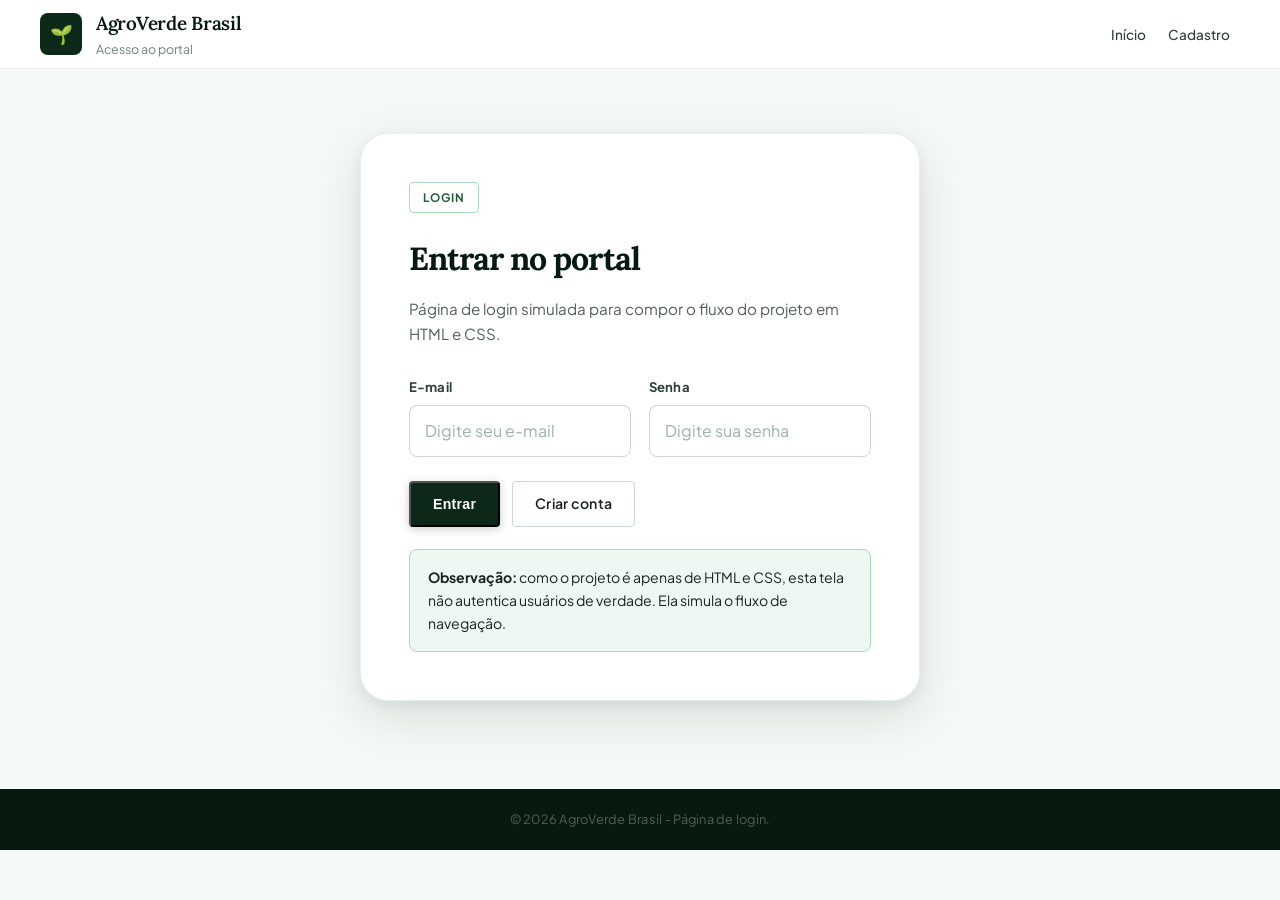
<file: projeto-agro/login.html>
<!doctype html>
<html lang="pt-BR">
  <head>
    <meta charset="UTF-8" />
    <meta name="viewport" content="width=device-width, initial-scale=1.0" />
    <title>Login | AgroVerde Brasil</title>
    <link rel="stylesheet" href="css/style.css" />
  </head>
  <body class="auth-body">
    <header class="topo topo-simples">
      <div class="container">
        <div class="logo-area">
          <div class="logo-icon">🌱</div>
          <div>
            <h1 class="logo-text">AgroVerde Brasil</h1>
            <p class="logo-subtitle">Acesso ao portal</p>
          </div>
        </div>

        <nav class="menu" aria-label="Menu principal">
          <ul>
            <li><a href="index.html">Início</a></li>
            <li><a href="cadastro.html">Cadastro</a></li>
          </ul>
        </nav>
      </div>
    </header>

    <main class="auth-main">
      <section class="form-section">
        <div class="form-card small-card">
          <span class="section-tag">Login</span>
          <h2>Entrar no portal</h2>
          <p>
            Página de login simulada para compor o fluxo do projeto em HTML e
            CSS.
          </p>

          <form action="index.html" method="get" class="form-grid">
            <div class="form-group">
              <label for="login-email">E-mail</label>
              <input
                type="email"
                id="login-email"
                name="login-email"
                placeholder="Digite seu e-mail"
                required
              />
            </div>

            <div class="form-group">
              <label for="login-senha">Senha</label>
              <input
                type="password"
                id="login-senha"
                name="login-senha"
                placeholder="Digite sua senha"
                required
              />
            </div>

            <div class="form-actions">
              <button type="submit" class="btn-primary">Entrar</button>
              <a href="cadastro.html" class="btn-secondary">Criar conta</a>
            </div>
          </form>

          <div class="login-note">
            <p>
              <strong>Observação:</strong> como o projeto é apenas de HTML e
              CSS, esta tela não autentica usuários de verdade. Ela simula o
              fluxo de navegação.
            </p>
          </div>
        </div>
      </section>
    </main>

    <footer class="rodape">
      <div class="footer-bottom">
        <p>© 2026 AgroVerde Brasil - Página de login.</p>
      </div>
    </footer>
  </body>
</html>
</file>
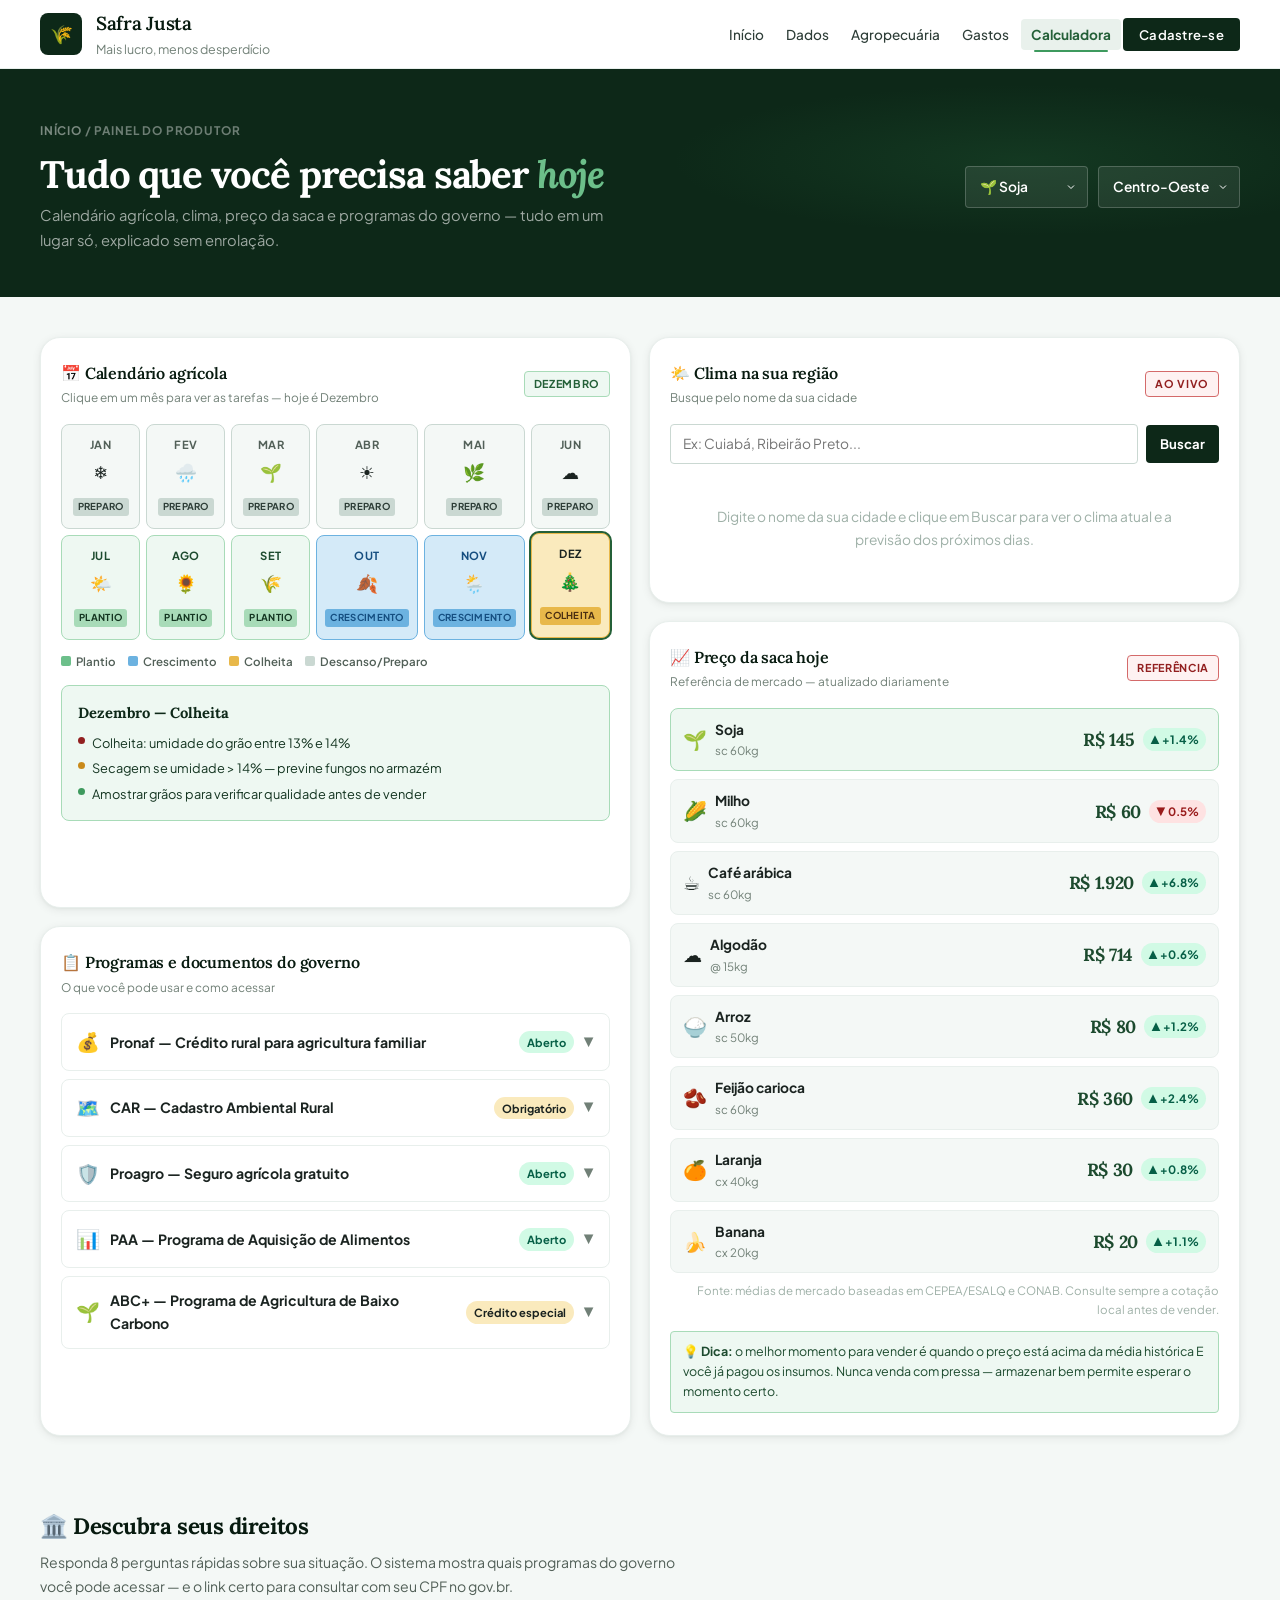
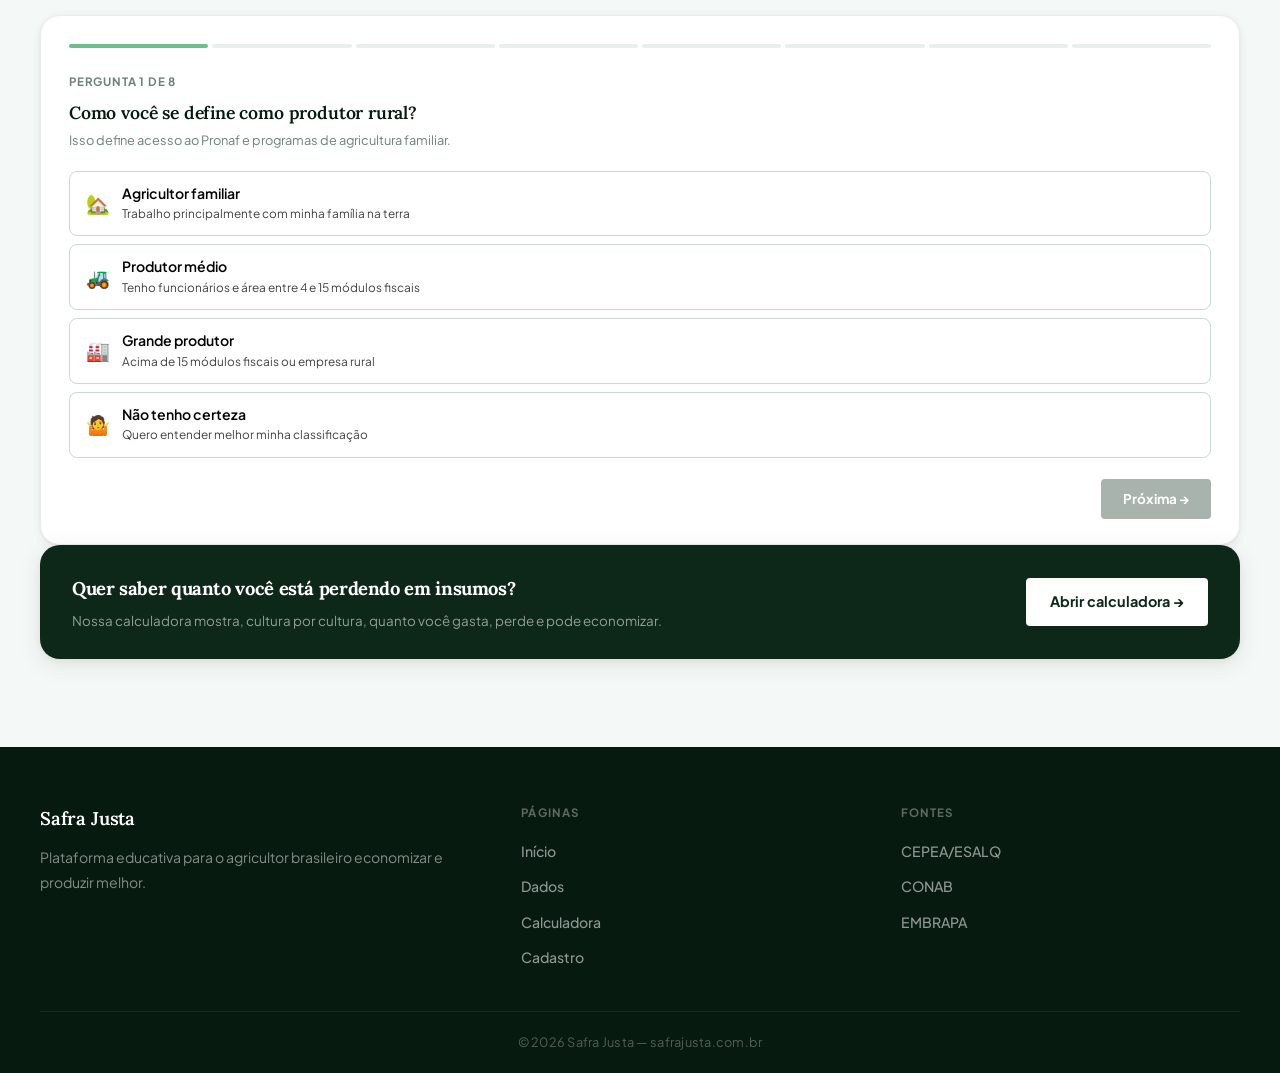
<file: projeto-agro/painel.html>
<!doctype html>
<html lang="pt-BR">
<head>
  <meta charset="UTF-8"/>
  <meta name="viewport" content="width=device-width, initial-scale=1.0"/>
  <title>Painel do Produtor | Safra Justa</title>
  <link rel="icon" type="image/svg+xml" href="favicon.svg"/>
  <link rel="preconnect" href="https://fonts.googleapis.com"/>
  <link rel="preconnect" href="https://fonts.gstatic.com" crossorigin/>
  <link href="https://fonts.googleapis.com/css2?family=Lora:ital,wght@0,400;0,500;0,600;0,700;1,400;1,500&family=Plus+Jakarta+Sans:wght@300;400;500;600;700&display=swap" rel="stylesheet"/>
  <link rel="stylesheet" href="css/style.css"/>
  <style>
/* ════════════════════════════════════════
   PAINEL DO PRODUTOR — estilos exclusivos
════════════════════════════════════════ */

/* Hero do painel */
.painel-hero{background:var(--forest-900);color:var(--white);padding:52px 0 44px;position:relative;overflow:hidden}
.painel-hero::before{content:'';position:absolute;inset:0;
  background:radial-gradient(ellipse 50% 60% at 80% 40%,rgba(46,122,72,.2) 0%,transparent 55%);pointer-events:none}
.painel-hero-inner{position:relative;z-index:1;display:flex;align-items:center;justify-content:space-between;gap:24px;flex-wrap:wrap}
.painel-hero h1{font-family:var(--font-display);font-size:clamp(1.8rem,3vw,2.6rem);
  font-weight:700;color:var(--white);letter-spacing:-.03em;line-height:1.1;margin-bottom:8px}
.painel-hero h1 em{font-style:italic;color:var(--forest-300)}
.painel-hero p{font-size:.92rem;color:rgba(255,255,255,.6);line-height:1.7;max-width:52ch}

/* Seletor de cultura no hero */
.hero-config{display:flex;gap:10px;align-items:center;flex-wrap:wrap;flex-shrink:0}
.hero-sel{padding:9px 14px;border-radius:var(--radius-xs);border:1px solid rgba(255,255,255,.2);
  background:rgba(255,255,255,.08);color:var(--white);font:inherit;font-size:.86rem;
  font-weight:600;cursor:pointer;outline:none;appearance:none;
  background-image:url("data:image/svg+xml,%3Csvg xmlns='http://www.w3.org/2000/svg' width='12' height='12' viewBox='0 0 24 24' fill='none' stroke='white' stroke-width='2'%3E%3Cpath d='M6 9l6 6 6-6'/%3E%3C/svg%3E");
  background-repeat:no-repeat;background-position:right 10px center;padding-right:30px;
  transition:background .18s}
.hero-sel:focus{border-color:rgba(255,255,255,.5)}
.hero-sel option{background:#0d2818;color:var(--white)}

/* Wrapper do painel */
.painel-wrap{padding:40px 0 88px;background:var(--ink-50)}

/* Grade principal do painel */
.painel-main{display:grid;grid-template-columns:1fr 1fr;gap:18px;margin-bottom:18px}
.painel-side{display:grid;gap:18px}

/* Card base do painel */
.pc{background:var(--white);border:var(--border);border-radius:var(--radius-lg);
  padding:22px 20px;box-shadow:var(--shadow-sm)}
.pc-head{display:flex;align-items:center;justify-content:space-between;gap:10px;margin-bottom:16px}
.pc-title{font-family:var(--font-display);font-size:1rem;font-weight:600;
  color:var(--forest-950);letter-spacing:-.01em}
.pc-sub{font-size:.74rem;color:var(--ink-400);margin-top:2px}
.pc-icon{font-size:1.3rem}
.pc-badge{font-size:.68rem;font-weight:700;letter-spacing:.06em;text-transform:uppercase;
  padding:3px 9px;border-radius:var(--radius-xs)}
.badge-ao-vivo{background:#fef2f2;color:var(--danger-600);border:1px solid var(--danger-300)}
.badge-hoje{background:var(--forest-50);color:var(--forest-600);border:1px solid var(--forest-200)}

/* ════ 1. CALENDÁRIO AGRÍCOLA ════ */
.cal-grid{display:grid;grid-template-columns:repeat(6,1fr);gap:6px}
.cal-mes{border-radius:var(--radius-sm);padding:10px 8px;text-align:center;
  position:relative;cursor:pointer;transition:all .2s;border:1px solid transparent}
.cal-mes:hover{transform:translateY(-2px);box-shadow:var(--shadow-sm)}
.cal-mes-nome{font-size:.7rem;font-weight:700;letter-spacing:.04em;
  text-transform:uppercase;margin-bottom:5px}
.cal-mes-emoji{font-size:1.1rem;margin-bottom:4px;display:block}
.cal-mes-tag{font-size:.6rem;font-weight:700;border-radius:3px;padding:1px 5px;
  letter-spacing:.03em;text-transform:uppercase;display:inline-block}

/* Cores por fase */
.fase-plantio   {background:var(--forest-50); border-color:var(--forest-200)}
.fase-plantio .cal-mes-nome{color:var(--forest-700)}
.fase-plantio .cal-mes-tag{background:var(--forest-200);color:var(--forest-800)}

.fase-crescimento{background:var(--sky-100); border-color:var(--sky-300)}
.fase-crescimento .cal-mes-nome{color:var(--sky-700)}
.fase-crescimento .cal-mes-tag{background:var(--sky-300);color:var(--sky-700)}

.fase-colheita  {background:var(--sun-100); border-color:var(--sun-300)}
.fase-colheita .cal-mes-nome{color:var(--earth-700)}
.fase-colheita .cal-mes-tag{background:var(--sun-300);color:var(--earth-800)}

.fase-descanso  {background:var(--ink-50); border-color:var(--ink-200)}
.fase-descanso .cal-mes-nome{color:var(--ink-500)}
.fase-descanso .cal-mes-tag{background:var(--ink-200);color:var(--ink-700)}

.fase-atual{box-shadow:0 0 0 2px var(--forest-600) !important;transform:translateY(-2px)}

/* Tooltip de tarefas do mês */
.cal-detalhe{margin-top:14px;padding:14px 16px;background:var(--forest-50);
  border:1px solid var(--forest-200);border-radius:var(--radius-sm);
  font-size:.82rem;color:var(--forest-800);line-height:1.7;display:none}
.cal-detalhe.show{display:block}
.cal-detalhe-titulo{font-family:var(--font-display);font-weight:700;
  color:var(--forest-900);margin-bottom:8px;font-size:.92rem}
.cal-tarefas{display:grid;gap:4px}
.cal-tarefa{display:flex;align-items:flex-start;gap:7px;font-size:.8rem}
.cal-tarefa-dot{width:7px;height:7px;border-radius:50%;flex-shrink:0;margin-top:4px}
.dot-critico{background:var(--danger-600)}
.dot-importante{background:var(--sun-500)}
.dot-normal{background:var(--forest-400)}

/* Legenda */
.cal-legenda{display:flex;gap:12px;flex-wrap:wrap;margin-top:12px}
.cal-leg-item{display:flex;align-items:center;gap:5px;font-size:.72rem;color:var(--ink-500);font-weight:600}
.cal-leg-cor{width:10px;height:10px;border-radius:2px;flex-shrink:0}

/* ════ 2. CLIMA ════ */
.clima-loc{display:flex;align-items:center;gap:8px;margin-bottom:14px}
.clima-loc input{flex:1;border:var(--border-md);border-radius:var(--radius-xs);
  padding:8px 12px;font:inherit;font-size:.86rem;color:var(--ink-800);
  outline:none;transition:border-color .18s}
.clima-loc input:focus{border-color:var(--forest-500)}
.btn-clima{padding:8px 14px;background:var(--forest-900);color:var(--white);
  border:none;border-radius:var(--radius-xs);font:inherit;font-size:.82rem;
  font-weight:700;cursor:pointer;transition:background .18s;white-space:nowrap}
.btn-clima:hover{background:var(--forest-700)}

.clima-atual{display:flex;align-items:center;gap:16px;margin-bottom:14px}
.clima-temp{font-family:var(--font-display);font-size:2.6rem;font-weight:700;
  color:var(--ink-950);letter-spacing:-.05em;line-height:1}
.clima-desc{font-size:.88rem;color:var(--ink-500);margin-top:3px}
.clima-cidade{font-size:.78rem;color:var(--ink-400);margin-top:2px}

.clima-detalhes{display:grid;grid-template-columns:1fr 1fr 1fr;gap:8px;margin-bottom:14px}
.clima-item{background:var(--ink-50);border-radius:var(--radius-sm);
  padding:10px;text-align:center;border:var(--border)}
.clima-item-val{font-family:var(--font-display);font-size:1.1rem;font-weight:700;
  color:var(--ink-900);letter-spacing:-.02em;margin-bottom:2px}
.clima-item-label{font-size:.7rem;color:var(--ink-400);font-weight:600;
  letter-spacing:.04em;text-transform:uppercase}

.clima-alerta{padding:10px 12px;border-radius:var(--radius-xs);
  font-size:.8rem;line-height:1.6;font-weight:500}
.alerta-verde{background:var(--forest-50);border:1px solid var(--forest-200);color:var(--forest-700)}
.alerta-amarelo{background:var(--sun-100);border:1px solid var(--sun-300);color:var(--earth-700)}
.alerta-vermelho{background:#fef2f2;border:1px solid #fca5a5;color:var(--danger-600)}

.previsao-dias{display:grid;grid-template-columns:repeat(5,1fr);gap:6px;margin-top:12px}
.prev-dia{background:var(--ink-50);border:var(--border);border-radius:var(--radius-sm);
  padding:8px 4px;text-align:center}
.prev-dia-nome{font-size:.68rem;color:var(--ink-400);font-weight:700;
  letter-spacing:.04em;text-transform:uppercase;margin-bottom:4px}
.prev-dia-emoji{font-size:1.1rem;margin-bottom:4px;display:block}
.prev-dia-temp{font-size:.76rem;font-weight:700;color:var(--ink-700)}

/* ════ 3. PREÇOS DE MERCADO ════ */
.precos-list{display:grid;gap:8px}
.preco-item{display:flex;align-items:center;justify-content:space-between;
  padding:10px 12px;border-radius:var(--radius-sm);border:var(--border);
  background:var(--ink-50);gap:12px;transition:background .18s;cursor:pointer}
.preco-item:hover{background:var(--forest-50);border-color:var(--forest-200)}
.preco-item.destaque{background:var(--forest-50);border-color:var(--forest-200)}
.preco-cult{display:flex;align-items:center;gap:8px}
.preco-emoji{font-size:1.2rem}
.preco-nome{font-size:.86rem;font-weight:700;color:var(--ink-800)}
.preco-unid{font-size:.72rem;color:var(--ink-400)}
.preco-val{font-family:var(--font-display);font-size:1.1rem;font-weight:700;
  color:var(--forest-700);letter-spacing:-.02em;white-space:nowrap}
.preco-var{font-size:.72rem;font-weight:700;padding:2px 7px;
  border-radius:99px;white-space:nowrap}
.var-up{background:#d1fae5;color:#065f46}
.var-dn{background:#fee2e2;color:#991b1b}
.var-eq{background:var(--ink-100);color:var(--ink-600)}
.preco-fonte{font-size:.72rem;color:var(--ink-300);margin-top:8px;text-align:right}

/* ════ 4. BUROCRACIA / PROGRAMAS ════ */
.buro-list{display:grid;gap:8px}
.buro-card{border:var(--border);border-radius:var(--radius-sm);
  overflow:hidden;transition:all .2s}
.buro-card:hover{box-shadow:var(--shadow-sm)}
.buro-header{display:flex;align-items:center;gap:10px;padding:12px 14px;cursor:pointer}
.buro-icon{font-size:1.2rem;flex-shrink:0}
.buro-nome{font-size:.88rem;font-weight:700;color:var(--ink-800);flex:1}
.buro-status{font-size:.7rem;font-weight:700;padding:2px 8px;border-radius:99px}
.status-aberto{background:#d1fae5;color:#065f46}
.status-atencao{background:var(--sun-100);color:var(--earth-700)}
.status-fechado{background:var(--ink-100);color:var(--ink-600)}
.buro-chevron{font-size:.8rem;color:var(--ink-400);transition:transform .2s}
.buro-card.open .buro-chevron{transform:rotate(180deg)}
.buro-body{display:none;padding:0 14px 14px;border-top:var(--border)}
.buro-card.open .buro-body{display:block}
.buro-body p{font-size:.82rem;color:var(--ink-600);line-height:1.7;margin:10px 0 8px}
.buro-link{display:inline-flex;align-items:center;gap:5px;
  font-size:.8rem;font-weight:700;color:var(--forest-600);text-decoration:none}
.buro-link:hover{color:var(--forest-800)}
.buro-link svg{width:12px;height:12px}
.buro-docs{display:grid;gap:4px;margin-top:8px}
.buro-doc{font-size:.78rem;color:var(--ink-500);display:flex;align-items:center;gap:6px}
.buro-doc::before{content:'📄';font-size:.8rem}

/* ════ Layout responsivo ════ */
@media(max-width:1024px){
  .painel-main{grid-template-columns:1fr}
  .cal-grid{grid-template-columns:repeat(4,1fr)}
}
@media(max-width:768px){
  .painel-hero-inner{flex-direction:column;align-items:flex-start}
  .cal-grid{grid-template-columns:repeat(3,1fr)}
  .clima-detalhes{grid-template-columns:1fr 1fr}
  .previsao-dias{grid-template-columns:repeat(3,1fr)}
  .painel-wrap{padding:28px 0 64px}
}
@media(max-width:480px){
  .cal-grid{grid-template-columns:repeat(2,1fr);gap:5px}
  .hero-config{width:100%}
  .hero-sel{flex:1}
  .clima-detalhes{grid-template-columns:1fr 1fr 1fr}
}

/* ════ CHECKLIST DE BENEFÍCIOS ════ */
.beneficios-section{padding:52px 0 0;margin-top:20px}
.beneficios-wrap{background:var(--white);border:var(--border);border-radius:var(--radius-lg);
  box-shadow:var(--shadow-sm);overflow:hidden}

/* ── Stepper de perguntas ── */
.bq-wrap{padding:28px 28px 24px}
.bq-progress{display:flex;gap:4px;margin-bottom:24px}
.bq-prog-dot{flex:1;height:4px;border-radius:99px;background:var(--ink-100);transition:background .3s}
.bq-prog-dot.done{background:var(--forest-500)}
.bq-prog-dot.active{background:var(--forest-300)}

.bq-counter{font-size:.72rem;font-weight:700;letter-spacing:.07em;text-transform:uppercase;
  color:var(--ink-400);margin-bottom:10px}
.bq-pergunta{font-family:var(--font-display);font-size:1.1rem;font-weight:600;
  color:var(--forest-950);letter-spacing:-.01em;line-height:1.35;margin-bottom:6px}
.bq-dica{font-size:.8rem;color:var(--ink-400);line-height:1.55;margin-bottom:20px}

/* Opções de resposta */
.bq-opcoes{display:grid;gap:8px}
.bq-opcao{display:flex;align-items:center;gap:12px;padding:12px 16px;
  border:var(--border-md);border-radius:var(--radius-sm);cursor:pointer;
  transition:all .18s;background:var(--white);font:inherit;text-align:left;width:100%}
.bq-opcao:hover{background:var(--forest-50);border-color:var(--forest-300)}
.bq-opcao.selected{background:var(--forest-900);border-color:var(--forest-900);color:var(--white)}
.bq-opcao-emoji{font-size:1.2rem;flex-shrink:0}
.bq-opcao-label{font-size:.88rem;font-weight:600;line-height:1.3}
.bq-opcao-sub{font-size:.74rem;opacity:.75;margin-top:2px;font-weight:400}

.bq-nav{display:flex;justify-content:space-between;align-items:center;margin-top:20px;gap:12px}
.bq-btn-prev{background:var(--white);color:var(--ink-600);border:var(--border-md);
  padding:9px 18px;border-radius:var(--radius-xs);font:inherit;font-size:.84rem;
  font-weight:600;cursor:pointer;transition:all .18s}
.bq-btn-prev:hover{background:var(--ink-50)}
.bq-btn-next{background:var(--forest-900);color:var(--white);border:none;
  padding:9px 22px;border-radius:var(--radius-xs);font:inherit;font-size:.84rem;
  font-weight:700;cursor:pointer;transition:all .18s}
.bq-btn-next:hover{background:var(--forest-700)}
.bq-btn-next:disabled{opacity:.35;cursor:not-allowed}

/* ── Resultado ── */
.bq-resultado{display:none;padding:28px}
.bq-resultado.show{display:block}

.bq-res-header{margin-bottom:20px}
.bq-res-titulo{font-family:var(--font-display);font-size:1.2rem;font-weight:700;
  color:var(--forest-950);letter-spacing:-.02em;margin-bottom:4px}
.bq-res-sub{font-size:.84rem;color:var(--ink-500);line-height:1.6}

/* Cards de benefício */
.bq-beneficios{display:grid;gap:10px;margin-bottom:20px}
.bq-ben{border-radius:var(--radius-md);overflow:hidden;border:var(--border);transition:all .2s}
.bq-ben:hover{box-shadow:var(--shadow-sm)}
.bq-ben-header{display:flex;align-items:center;gap:12px;padding:14px 16px}
.bq-ben-icon{font-size:1.3rem;flex-shrink:0}
.bq-ben-info{flex:1;min-width:0}
.bq-ben-nome{font-size:.9rem;font-weight:700;color:var(--ink-900);margin-bottom:2px}
.bq-ben-desc{font-size:.76rem;color:var(--ink-500);line-height:1.4}
.bq-ben-status{flex-shrink:0;display:flex;flex-direction:column;align-items:flex-end;gap:4px}
.bq-status-pill{font-size:.68rem;font-weight:700;letter-spacing:.05em;text-transform:uppercase;
  padding:3px 9px;border-radius:99px;white-space:nowrap}

/* Status cores */
.status-elegivel    {background:#d1fae5;color:#065f46}
.status-pendente    {background:var(--sun-100);color:var(--earth-700)}
.status-nao-elegivel{background:var(--ink-100);color:var(--ink-600)}
.status-verificar   {background:var(--sky-100);color:var(--sky-700)}

/* Faixa colorida lateral por status */
.bq-ben.elegivel    {border-left:4px solid #10b981}
.bq-ben.pendente    {border-left:4px solid var(--sun-500)}
.bq-ben.verificar   {border-left:4px solid var(--sky-500)}
.bq-ben.nao-elegivel{border-left:4px solid var(--ink-300);opacity:.65}

/* Corpo expandido */
.bq-ben-body{display:none;padding:0 16px 14px;border-top:var(--border)}
.bq-ben.open .bq-ben-body{display:block}
.bq-ben-body-texto{font-size:.8rem;color:var(--ink-600);line-height:1.7;margin:10px 0 8px}
.bq-docs-title{font-size:.72rem;font-weight:700;letter-spacing:.05em;
  text-transform:uppercase;color:var(--ink-400);margin-bottom:6px}
.bq-doc-item{display:flex;align-items:flex-start;gap:7px;font-size:.78rem;
  color:var(--ink-600);margin-bottom:4px;line-height:1.4}
.bq-doc-item::before{content:'📄';font-size:.75rem;flex-shrink:0;margin-top:1px}
.bq-link-govbr{display:inline-flex;align-items:center;gap:6px;margin-top:10px;
  padding:8px 16px;background:var(--forest-900);color:var(--white);
  font-size:.8rem;font-weight:700;border-radius:var(--radius-xs);
  text-decoration:none;transition:background .18s}
.bq-link-govbr:hover{background:var(--forest-700)}
.bq-link-govbr svg{width:13px;height:13px;opacity:.7}

/* Barra de elegibilidade */
.bq-eligibilidade{display:flex;gap:16px;padding:14px 16px;
  background:var(--ink-50);border-top:var(--border);flex-wrap:wrap}
.bq-elig-item{display:flex;align-items:center;gap:6px;font-size:.78rem;font-weight:600}
.bq-elig-dot{width:10px;height:10px;border-radius:50%;flex-shrink:0}

.bq-refazer{display:inline-flex;align-items:center;gap:6px;
  background:transparent;border:var(--border-md);color:var(--ink-600);
  padding:9px 18px;border-radius:var(--radius-xs);font:inherit;font-size:.84rem;
  font-weight:600;cursor:pointer;transition:all .18s}
.bq-refazer:hover{background:var(--ink-50)}

@media(max-width:768px){
  .bq-wrap,.bq-resultado{padding:20px 16px}
  .bq-ben-header{gap:8px}
  .bq-eligibilidade{gap:10px}
}
  </style>
</head>
<body>

<!-- HEADER -->
<header class="topo">
  <div class="container">
    <a href="index.html" class="logo-area" style="text-decoration:none">
      <div class="logo-icon">🌾</div>
      <div><div class="logo-text">Safra Justa</div><p class="logo-subtitle">Mais lucro, menos desperdício</p></div>
    </a>
    <button class="hamburger" id="hamburger" aria-label="Abrir menu" aria-expanded="false" aria-controls="menu-nav">
      <span></span><span></span><span></span>
    </button></div>
    <nav class="menu" id="menu-nav">
      <ul>
        <li><a href="index.html"    class="menu-link">Início</a></li>
        <li><a href="dados.html"    class="menu-link">Dados</a></li>
        <li><a href="agropecuaria.html" class="menu-link">Agropecuária</a></li>
        <li><a href="gastos.html"   class="menu-link">Gastos</a></li>
        <li><a href="proposta.html" class="menu-link menu-link-highlight">Calculadora</a></li>
        <li><a href="cadastro.html" class="btn-nav">Cadastre-se</a></li>
      </ul>
    </nav>
</header>

<main>

<!-- HERO -->
<section class="painel-hero">
  <div class="container">
    <div class="painel-hero-inner">
      <div>
        <div class="page-crumb" style="font-size:.74rem;font-weight:700;letter-spacing:.07em;text-transform:uppercase;color:rgba(255,255,255,.4);margin-bottom:12px">
          <a href="index.html" style="color:rgba(255,255,255,.45);text-decoration:none">Início</a> / Painel do Produtor
        </div>
        <h1>Tudo que você precisa saber <em>hoje</em></h1>
        <p>Calendário agrícola, clima, preço da saca e programas do governo — tudo em um lugar só, explicado sem enrolação.</p>
      </div>
      <div class="hero-config">
        <select class="hero-sel" id="sel-cult-painel">
          <option value="soja">🌱 Soja</option>
          <option value="milho">🌽 Milho</option>
          <option value="cafe">☕ Café</option>
          <option value="laranja">🍊 Laranja</option>
          <option value="banana">🍌 Banana</option>
          <option value="manga">🥭 Manga</option>
          <option value="melancia">🍉 Melancia</option>
          <option value="tomate">🍅 Tomate</option>
          <option value="feijao">🫘 Feijão</option>
          <option value="arroz">🍚 Arroz</option>
          <option value="cana">🎋 Cana</option>
          <option value="algodao">☁️ Algodão</option>
        </select>
        <select class="hero-sel" id="sel-reg-painel">
          <option value="sul">Sul</option>
          <option value="sudeste">Sudeste</option>
          <option value="centroeste" selected>Centro-Oeste</option>
          <option value="nordeste">Nordeste</option>
          <option value="norte">Norte</option>
        </select>
      </div>
    </div>
  </div>
</section>

<!-- PAINEL PRINCIPAL -->
<div class="painel-wrap">
  <div class="container">
    <div class="painel-main">

      <!-- Coluna esquerda: Calendário + Burocracia -->
      <div class="painel-side">

        <!-- CALENDÁRIO AGRÍCOLA -->
        <div class="pc" id="card-calendario">
          <div class="pc-head">
            <div>
              <div class="pc-title">📅 Calendário agrícola</div>
              <div class="pc-sub" id="cal-subtitle">Clique em um mês para ver as tarefas</div>
            </div>
            <span class="pc-badge badge-hoje" id="cal-mes-atual-badge"></span>
          </div>

          <div class="cal-grid" id="cal-grid"></div>

          <div class="cal-legenda">
            <div class="cal-leg-item"><div class="cal-leg-cor" style="background:var(--forest-300)"></div>Plantio</div>
            <div class="cal-leg-item"><div class="cal-leg-cor" style="background:var(--sky-300)"></div>Crescimento</div>
            <div class="cal-leg-item"><div class="cal-leg-cor" style="background:var(--sun-300)"></div>Colheita</div>
            <div class="cal-leg-item"><div class="cal-leg-cor" style="background:var(--ink-200)"></div>Descanso/Preparo</div>
          </div>

          <div class="cal-detalhe" id="cal-detalhe">
            <div class="cal-detalhe-titulo" id="cal-detalhe-titulo"></div>
            <div class="cal-tarefas" id="cal-tarefas"></div>
          </div>
        </div>

        <!-- BUROCRACIA / PROGRAMAS -->
        <div class="pc">
          <div class="pc-head">
            <div>
              <div class="pc-title">📋 Programas e documentos do governo</div>
              <div class="pc-sub">O que você pode usar e como acessar</div>
            </div>
          </div>
          <div class="buro-list">

            <div class="buro-card" onclick="toggleBuro(this)">
              <div class="buro-header">
                <span class="buro-icon">💰</span>
                <span class="buro-nome">Pronaf — Crédito rural para agricultura familiar</span>
                <span class="buro-status status-aberto">Aberto</span>
                <span class="buro-chevron">▼</span>
              </div>
              <div class="buro-body">
                <p>O Pronaf oferece crédito com juros baixos (3% a 6% ao ano) para agricultores familiares. Você pode usar para custeio (comprar sementes, adubo) ou investimento (comprar equipamento, fazer galpão).</p>
                <p><strong>Quem pode usar:</strong> produtor familiar com até R$ 415 mil de renda bruta anual.</p>
                <div class="buro-docs">
                  <div class="buro-doc">DAP ou CAF (Declaração de Aptidão ao Pronaf)</div>
                  <div class="buro-doc">RG, CPF e comprovante de residência</div>
                  <div class="buro-doc">Nota fiscal ou contrato de arrendamento da terra</div>
                </div>
                <a href="https://www.gov.br/mda/pt-br/assuntos/pronaf" target="_blank" rel="noopener" class="buro-link" style="margin-top:10px;display:inline-flex">
                  Acessar no site do governo
                  <svg viewBox="0 0 16 16" fill="none" stroke="currentColor" stroke-width="1.5"><path d="M3 13L13 3M13 3H7M13 3V9"/></svg>
                </a>
              </div>
            </div>

            <div class="buro-card" onclick="toggleBuro(this)">
              <div class="buro-header">
                <span class="buro-icon">🗺️</span>
                <span class="buro-nome">CAR — Cadastro Ambiental Rural</span>
                <span class="buro-status status-atencao">Obrigatório</span>
                <span class="buro-chevron">▼</span>
              </div>
              <div class="buro-body">
                <p>O CAR é obrigatório para toda propriedade rural no Brasil. Sem ele, você não consegue crédito rural, seguro agrícola nem participa de programas do governo.</p>
                <p><strong>Como fazer:</strong> acesse o SICAR, preencha o formulário com o mapa da sua propriedade (polígono) e envie os documentos.</p>
                <div class="buro-docs">
                  <div class="buro-doc">CPF ou CNPJ do proprietário</div>
                  <div class="buro-doc">Número do imóvel rural (NIRF) ou ITR</div>
                  <div class="buro-doc">Coordenadas do imóvel (pode pedir ao técnico da Emater)</div>
                </div>
                <a href="https://www.car.gov.br" target="_blank" rel="noopener" class="buro-link" style="margin-top:10px;display:inline-flex">
                  Acessar o SICAR
                  <svg viewBox="0 0 16 16" fill="none" stroke="currentColor" stroke-width="1.5"><path d="M3 13L13 3M13 3H7M13 3V9"/></svg>
                </a>
              </div>
            </div>

            <div class="buro-card" onclick="toggleBuro(this)">
              <div class="buro-header">
                <span class="buro-icon">🛡️</span>
                <span class="buro-nome">Proagro — Seguro agrícola gratuito</span>
                <span class="buro-status status-aberto">Aberto</span>
                <span class="buro-chevron">▼</span>
              </div>
              <div class="buro-body">
                <p>O Proagro cobre perdas de lavoura por clima adverso (seca, chuva excessiva, geada). Se você perdeu por causa do tempo, o governo paga o financiamento no seu lugar.</p>
                <p><strong>Como contratar:</strong> junto com o financiamento do Pronaf, no banco, antes do plantio. Não dá para contratar depois que a lavoura foi atingida.</p>
                <div class="buro-docs">
                  <div class="buro-doc">Contrato de financiamento ativo (Pronaf)</div>
                  <div class="buro-doc">Laudo técnico em caso de sinistro</div>
                </div>
                <a href="https://www.bcb.gov.br/estabilidadefinanceira/proagro" target="_blank" rel="noopener" class="buro-link" style="margin-top:10px;display:inline-flex">
                  Ver no Banco Central
                  <svg viewBox="0 0 16 16" fill="none" stroke="currentColor" stroke-width="1.5"><path d="M3 13L13 3M13 3H7M13 3V9"/></svg>
                </a>
              </div>
            </div>

            <div class="buro-card" onclick="toggleBuro(this)">
              <div class="buro-header">
                <span class="buro-icon">📊</span>
                <span class="buro-nome">PAA — Programa de Aquisição de Alimentos</span>
                <span class="buro-status status-aberto">Aberto</span>
                <span class="buro-chevron">▼</span>
              </div>
              <div class="buro-body">
                <p>O governo compra diretamente do agricultor familiar e doa para escolas, hospitais e famílias em vulnerabilidade. Você garante venda sem precisar de atravessador.</p>
                <p><strong>Limite:</strong> até R$ 15 mil por agricultor por ano.</p>
                <div class="buro-docs">
                  <div class="buro-doc">DAP ou CAF ativa</div>
                  <div class="buro-doc">CAR da propriedade</div>
                  <div class="buro-doc">Nota fiscal do produtor rural (bloco de notas rural)</div>
                </div>
                <a href="https://www.gov.br/mds/pt-br/acoes-e-programas/seguranca-alimentar/paa" target="_blank" rel="noopener" class="buro-link" style="margin-top:10px;display:inline-flex">
                  Ver o programa
                  <svg viewBox="0 0 16 16" fill="none" stroke="currentColor" stroke-width="1.5"><path d="M3 13L13 3M13 3H7M13 3V9"/></svg>
                </a>
              </div>
            </div>

            <div class="buro-card" onclick="toggleBuro(this)">
              <div class="buro-header">
                <span class="buro-icon">🌱</span>
                <span class="buro-nome">ABC+ — Programa de Agricultura de Baixo Carbono</span>
                <span class="buro-status status-atencao">Crédito especial</span>
                <span class="buro-chevron">▼</span>
              </div>
              <div class="buro-body">
                <p>Crédito com juros reduzidos (de 7% a 10,5% ao ano) para quem adota práticas sustentáveis: plantio direto, integração lavoura-pecuária, recuperação de pastagens, etc.</p>
                <p><strong>Bônus:</strong> propriedades com boas práticas têm acesso a mais crédito e melhores condições no mercado de exportação.</p>
                <a href="https://www.gov.br/agricultura/pt-br/assuntos/sustentabilidade/abc" target="_blank" rel="noopener" class="buro-link" style="margin-top:10px;display:inline-flex">
                  Ver o programa ABC+
                  <svg viewBox="0 0 16 16" fill="none" stroke="currentColor" stroke-width="1.5"><path d="M3 13L13 3M13 3H7M13 3V9"/></svg>
                </a>
              </div>
            </div>

          </div>
        </div>

      </div>

      <!-- Coluna direita: Clima + Preços -->
      <div class="painel-side">

        <!-- CLIMA -->
        <div class="pc">
          <div class="pc-head">
            <div>
              <div class="pc-title">🌤️ Clima na sua região</div>
              <div class="pc-sub">Busque pelo nome da sua cidade</div>
            </div>
            <span class="pc-badge badge-ao-vivo">ao vivo</span>
          </div>

          <div class="clima-loc">
            <input type="text" id="cidade-input" placeholder="Ex: Cuiabá, Ribeirão Preto..."
              onkeydown="if(event.key==='Enter')buscarClima()"/>
            <button class="btn-clima" onclick="buscarClima()">Buscar</button>
          </div>

          <div id="clima-container">
            <div style="text-align:center;padding:28px;color:var(--ink-300);font-size:.86rem">
              Digite o nome da sua cidade e clique em Buscar para ver o clima atual e a previsão dos próximos dias.
            </div>
          </div>
        </div>

        <!-- PREÇOS DE MERCADO -->
        <div class="pc">
          <div class="pc-head">
            <div>
              <div class="pc-title">📈 Preço da saca hoje</div>
              <div class="pc-sub">Referência de mercado — atualizado diariamente</div>
            </div>
            <span class="pc-badge badge-ao-vivo">referência</span>
          </div>

          <div class="precos-list" id="precos-list"></div>

          <div class="preco-fonte">
            Fonte: médias de mercado baseadas em CEPEA/ESALQ e CONAB.
            Consulte sempre a cotação local antes de vender.
          </div>

          <div style="margin-top:12px;padding:10px 12px;background:var(--forest-50);
            border:1px solid var(--forest-200);border-radius:var(--radius-xs);
            font-size:.78rem;color:var(--forest-700);line-height:1.6">
            💡 <strong>Dica:</strong> o melhor momento para vender é quando o preço está acima da média histórica E
            você já pagou os insumos. Nunca venda com pressa — armazenar bem permite esperar o momento certo.
          </div>
        </div>

      </div>

    </div>


    <!-- ═══════════════════════════════════════════
         CHECKLIST DE BENEFÍCIOS DO GOVERNO
    ═══════════════════════════════════════════ -->
    <div class="beneficios-section">
      <div style="margin-bottom:16px">
        <div style="font-family:var(--font-display);font-size:1.4rem;font-weight:700;
          color:var(--forest-950);letter-spacing:-.02em;margin-bottom:6px">
          🏛️ Descubra seus direitos
        </div>
        <div style="font-size:.88rem;color:var(--ink-500);line-height:1.7;max-width:64ch">
          Responda 8 perguntas rápidas sobre sua situação. O sistema mostra quais programas do governo
          você pode acessar — e o link certo para consultar com seu CPF no gov.br.
        </div>
      </div>

      <div class="beneficios-wrap">

        <!-- PERGUNTAS -->
        <div class="bq-wrap" id="bq-perguntas">
          <div class="bq-progress" id="bq-progress"></div>
          <div class="bq-counter" id="bq-counter">Pergunta 1 de 8</div>
          <div class="bq-pergunta" id="bq-pergunta"></div>
          <div class="bq-dica"    id="bq-dica"></div>
          <div class="bq-opcoes"  id="bq-opcoes"></div>
          <div class="bq-nav">
            <button class="bq-btn-prev" id="bq-prev" onclick="bqAnterior()" style="visibility:hidden">← Voltar</button>
            <button class="bq-btn-next" id="bq-next" onclick="bqProximo()" disabled>Próxima →</button>
          </div>
        </div>

        <!-- RESULTADO -->
        <div class="bq-resultado" id="bq-resultado">
          <div class="bq-res-header">
            <div class="bq-res-titulo" id="bq-res-titulo">Seu perfil de benefícios</div>
            <div class="bq-res-sub"    id="bq-res-sub"></div>
          </div>
          <div class="bq-beneficios" id="bq-lista"></div>
          <div class="bq-eligibilidade" id="bq-elig"></div>
          <div style="margin-top:14px;padding:12px 14px;background:var(--sun-100);
            border:1px solid var(--sun-300);border-radius:var(--radius-xs);
            font-size:.78rem;color:var(--earth-700);line-height:1.6">
            ⚠️ <strong>Atenção:</strong> este checklist é apenas uma orientação educativa baseada nas regras gerais dos programas.
            Para confirmação oficial, acesse os links do gov.br abaixo ou procure a Emater, Senar ou um banco credenciado.
          </div>
          <div style="margin-top:14px">
            <button class="bq-refazer" onclick="bqReiniciar()">↺ Refazer o checklist</button>
          </div>
        </div>

      </div>
    </div>

    <!-- Link para calculadora -->
    <div style="background:var(--forest-900);border-radius:var(--radius-lg);padding:28px 32px;
      display:flex;align-items:center;justify-content:space-between;gap:20px;flex-wrap:wrap;
      box-shadow:var(--shadow-md)">
      <div>
        <div style="font-family:var(--font-display);font-size:1.15rem;font-weight:700;
          color:var(--white);letter-spacing:-.02em;margin-bottom:6px">
          Quer saber quanto você está perdendo em insumos?
        </div>
        <div style="font-size:.84rem;color:rgba(255,255,255,.55);line-height:1.6">
          Nossa calculadora mostra, cultura por cultura, quanto você gasta, perde e pode economizar.
        </div>
      </div>
      <a href="proposta.html" style="display:inline-flex;align-items:center;gap:8px;
        background:var(--white);color:var(--forest-900);font-weight:700;
        padding:12px 24px;border-radius:var(--radius-xs);font-size:.9rem;
        text-decoration:none;white-space:nowrap;transition:all .2s;flex-shrink:0">
        Abrir calculadora →
      </a>
    </div>

  </div>
</div>

</main>

<footer class="rodape">
  <div class="container footer-grid">
    <div><h3>Safra Justa</h3><p>Plataforma educativa para o agricultor brasileiro economizar e produzir melhor.</p></div>
    <div><h4>Páginas</h4><ul class="footer-links">
      <li><a href="index.html">Início</a></li>
      <li><a href="dados.html">Dados</a></li>
      <li><a href="proposta.html">Calculadora</a></li>
      <li><a href="cadastro.html">Cadastro</a></li>
    </ul></div>
    <div><h4>Fontes</h4><ul class="footer-links">
      <li><a href="https://www.cepea.esalq.usp.br" target="_blank" rel="noopener">CEPEA/ESALQ</a></li>
      <li><a href="https://www.conab.gov.br" target="_blank" rel="noopener">CONAB</a></li>
      <li><a href="https://www.embrapa.br" target="_blank" rel="noopener">EMBRAPA</a></li>
    </ul></div>
  </div>
  <div class="footer-bottom"><p>© 2026 Safra Justa — safrajusta.com.br</p></div>
</footer>

<script>
/* ═══════════════════════════════════════════════
   HAMBÚRGUER
═══════════════════════════════════════════════ */
const hamburger=document.getElementById('hamburger'),menuNav=document.getElementById('menu-nav');
document.querySelectorAll('.menu-link,.btn-nav').forEach(l=>l.addEventListener('click',()=>{menuNav.classList.remove('menu-open');hamburger.classList.remove('hamburger-open');hamburger.setAttribute('aria-expanded','false')}));
hamburger.addEventListener('click',()=>{const o=menuNav.classList.toggle('menu-open');hamburger.classList.toggle('hamburger-open',o);hamburger.setAttribute('aria-expanded',o)});

/* ═══════════════════════════════════════════════
   DADOS — CALENDÁRIO AGRÍCOLA
   Meses 0-11, fases e tarefas por cultura × região
═══════════════════════════════════════════════ */
const MESES = ['Jan','Fev','Mar','Abr','Mai','Jun','Jul','Ago','Set','Out','Nov','Dez'];
const MESES_FULL = ['Janeiro','Fevereiro','Março','Abril','Maio','Junho','Julho','Agosto','Setembro','Outubro','Novembro','Dezembro'];

// Fase: P=plantio, C=crescimento, H=colheita, D=descanso/preparo
// Tarefas: [prioridade, texto]  prioridade: 'c'=crítico, 'i'=importante, 'n'=normal
const CALENDARIOS = {
  soja: {
    centroeste: {
      fases:['D','D','D','D','D','D','P','P','P','C','C','H'],
      nomes:['Análise solo','Análise solo','Preparo','Venda grão','Entressafra','Entressafra','Plantio','Plantio','Cob. foliar','Floração','Granação','Colheita'],
      tarefas:[
        [['n','Análise de solo — identifique o que falta antes de comprar fertilizante'],['n','Planeje a compra de insumos — preços costumam subir perto do plantio']],
        [['n','Análise foliar nas lavouras remanescentes'],['i','Negocie venda do estoque antes do novo plantio']],
        [['i','Preparo do solo: calcário e gesso agrícola se a análise indicar'],['n','Faça o planejamento financeiro da safra']],
        [['n','Venda o restante do grão armazenado'],['n','Manutenção de maquinário e silos']],
        [['n','Descanse a terra — entressafra']],
        [['i','Último momento para comprar sementes certificadas'],['n','Verifique o estoque de defensivos e fertilizantes']],
        [['c','Plantio — janela ideal: 1 a 15 de outubro no Cerrado'],['c','Inoculação obrigatória: reduz até 40 kg/ha de ureia'],['i','Adubação de base com NPK conforme análise']],
        [['i','Replantio se germinação < 5 plantas/m'],['c','Controle de plantas daninhas — capina ou herbicida']],
        [['c','Monitoramento de ferrugem asiática — inspecione semanalmente'],['i','Aplicação de fungicida preventivo na floração'],['n','Adubação foliar com boro e zinco']],
        [['c','CRÍTICO: floração — não deixe faltar água nem nutrientes'],['c','Aplicar fungicida na floração plena — custo × benefício máximo'],['i','Monitorar lagarta-do-cartucho e percevejos']],
        [['i','Granação — controle de percevejos (amarelam os grãos)'],['n','Prepare a colheitadeira — regulagem evita perdas']],
        [['c','Colheita: umidade do grão entre 13% e 14%'],['i','Secagem se umidade > 14% — previne fungos no armazém'],['n','Amostrar grãos para verificar qualidade antes de vender']],
      ]
    },
    sul: {
      fases:['H','H','D','D','D','D','D','D','D','P','C','C'],
      nomes:['Colheita','Colheita','Preparo','Preparo','Entressafra','Entressafra','Entressafra','Entressafra','Plantio','Plantio','Cob.','Floração'],
      tarefas:[
        [['c','Colheita — chuvas no Sul podem atrasar: monitore umidade'],['i','Amostragem de grãos para qualidade']],
        [['i','Terminar a colheita e secar os grãos'],['n','Vender ou armazenar conforme o preço']],
        [['i','Preparo do solo: calcário para corrigir acidez'],['n','Análise de solo pós-colheita']],
        [['n','Planejamento da próxima safra — orçamento de insumos']],
        [['n','Entressafra — manutenção de benfeitorias']],
        [['n','Compra antecipada de insumos pode ter desconto']],
        [['n','Plantio de cobertura de inverno (aveia, nabo) melhora o solo']],
        [['n','Termine os tratos culturais de inverno']],
        [['i','Compre as sementes se ainda não comprou'],['n','Regule a plantadeira antes do plantio']],
        [['c','Plantio — outubro é o mês ideal no Sul'],['c','Inoculação com rizóbio antes do plantio'],['i','Adubação de base']],
        [['i','Primeira adubação de cobertura com N'],['c','Monitoramento de pragas — período crítico']],
        [['c','Floração — maior vulnerabilidade a doenças'],['c','Aplique fungicida preventivo se houver chuva']],
      ]
    }
  },
  milho: {
    centroeste: {
      fases:['H','H','D','D','D','D','P','P','C','C','C','H'],
      nomes:['Safrinha','Safrinha','Preparo','Entressafra','Entressafra','Plantio 1ª','1ª Safra','1ª Safra','Crescimento','Floração','Granação','Colheita'],
      tarefas:[
        [['c','Safrinha: monitorar lagarta-do-cartucho — maior dano econômico'],['i','Regulagem da colheitadeira para milho']],
        [['c','Colheita da safrinha — umidade ideal: 22–25%'],['i','Secar imediatamente para evitar aflatoxina']],
        [['i','Análise de solo para planejamento da 1ª safra'],['n','Calcário se pH < 5,5']],
        [['n','Manutenção de maquinário e silos']],
        [['i','Compra de sementes híbridas — cuide da procedência'],['n','Planejamento financeiro']],
        [['c','Plantio da 1ª safra: outubro a novembro'],['c','Adubação de base com fósforo e zinco'],['i','Escolha híbrido adaptado ao Cerrado']],
        [['c','Adubação de cobertura com ureia — V4 a V6 (planta com 4 a 6 folhas)'],['i','Controle de plantas daninhas antes do V4']],
        [['c','2ª adubação de cobertura se produtividade > 150 sc/ha'],['i','Monitorar lagarta-do-cartucho — V6 a VT']],
        [['c','Pendoamento — não pode faltar água'],['i','Aplicar inseticida se lagarta > 20% de plantas infestadas']],
        [['c','Floração — polinização crítica'],['i','Monitorar míldio em clima úmido']],
        [['i','Granação — monitorar percevejos e pulgões'],['n','Prepare colheitadeira']],
        [['c','Colheita: umidade 22–28% — secar para 13%'],['i','Milho mal seco cria aflatoxina — não venda sem testar']],
      ]
    }
  },
  cafe: {
    sudeste: {
      fases:['C','C','C','C','H','H','H','D','D','P','P','C'],
      nomes:['Granação','Granação','Cereja','Cereja','Colheita','Colheita','Pós-colheita','Poda','Poda','Floração','Floração','Expansão'],
      tarefas:[
        [['i','Granação final — monitore irrigação se houver deficiência hídrica'],['n','Análise foliar para ajustar adubação']],
        [['c','Adubação pesada com K e B — define o tamanho dos grãos'],['i','Irrigação suplementar se seco']],
        [['i','Frutos entrando em fase cereja — reduzir irrigação lentamente'],['n','Prepare estrutura de secagem']],
        [['c','Últimos dias antes da colheita — não aplique defensivos'],['i','Calibre o derriçador ou organize equipe de colheita']],
        [['c','Colheita — colher só os frutos cereja aumenta cup score'],['c','Secar no terreiro: até 11,5% de umidade'],['i','Separar grãos verdes, cereja e passa — preços diferentes']],
        [['c','Terminar colheita antes da chuva'],['i','Beneficiamento: descascamento e separação']],
        [['i','Pós-colheita: secagem e armazenamento'],['n','Amostrar para análise de qualidade — certifique se possível']],
        [['c','Poda de produção — estimula brotações novas'],['i','Adubação pós-poda com N e K']],
        [['i','Controle de broca — armadilhas e monitoramento'],['n','Tratamento de ferrugem pós-poda se necessário']],
        [['c','Floração — 7 a 10 dias após chuva de 30mm'],['c','Irrigação de indução se não chover — define a safra inteira'],['i','Não aplique defensivos durante a floração — mata polinizadores']],
        [['c','Pegamento dos frutos — adubação foliar com boro'],['i','Proteção contra bicho-mineiro']],
        [['i','Expansão dos frutos — adubação com N'],['n','Monitorar ferrugem e bicho-mineiro']],
      ]
    }
  },
  laranja: {
    sudeste: {
      fases:['H','H','H','C','C','C','C','P','P','C','C','H'],
      nomes:['Colheita','Colheita','Colheita','Pós-col.','Poda','Verão','Verão','Floração','Floração','Granação','Granação','Pré-col.'],
      tarefas:[
        [['c','Colheita — calibre brix e acidez antes de colher'],['i','Cuidado com queda de frutos por vento']],
        [['c','Pico da colheita — organize a logística com antecedência'],['i','Separe frutos por calibre para melhor preço']],
        [['i','Final da colheita'],['n','Venda imediata — laranja não armazena bem']],
        [['c','Adubação pós-colheita com N, P e K — define a próxima safra'],['i','Análise foliar']],
        [['i','Poda de limpeza — galhos secos e mal posicionados'],['c','Tratamento de cancro cítrico se houver']],
        [['n','Monitoramento de pragas — período de crescimento vegetativo']],
        [['i','Controle de mosca-das-frutas — isca proteica'],['n','Irrigação regular se seco']],
        [['c','Floração — NÃO irigue em excesso'],['c','Não aplique defensivos na florada — mata abelhas'],['i','Adubação foliar com boro aumenta pegamento']],
        [['c','Pegamento dos frutos — adubação com cálcio'],['i','Raleio de frutos se excesso — melhora calibre']],
        [['i','Frutos em expansão — irrigação regular'],['n','Controle de pulgões e ácaros']],
        [['i','Adubação com K — define doçura e cor'],['n','Suspender irrigação 30 dias antes da colheita']],
        [['i','Monitorar maturação com refratômetro'],['n','Contrate transporte com antecedência']],
      ]
    }
  },
  tomate: {
    centroeste: {
      fases:['H','P','C','C','H','P','C','C','H','P','C','C'],
      nomes:['Colheita','Novo ciclo','Cres.','Floração','Colheita','Novo ciclo','Cres.','Floração','Colheita','Plantio','Cres.','Floração'],
      tarefas:[
        [['c','Colheita seletiva: só frutos vermelhos, sem amassado'],['i','Embalagem e logística rápida — tomate é perecível']],
        [['c','Preparo do solo: desinfestação'],['c','Mudas de sementeira — padroniza germinação'],['i','Fertirrigação: instale sistema antes de plantar']],
        [['c','Transplante das mudas — 25 a 35 dias após semeadura'],['i','Tutoragem com fitilho ou bambu — obrigatório'],['c','Fertirrigação diária com N e Ca']],
        [['c','Floração — NÃO deixe faltar água ou cálcio'],['c','Controle de trips e mosca-branca — vetores de vírus'],['i','Aplicar fungicida preventivo contra requeima']],
        [['c','Colheita seletiva em 5–6 passadas ao longo de 30 dias'],['i','Conheça o preço antes de colher — negocie com antecedência']],
        [['i','Preparo da área para o próximo ciclo'],['n','Rotação de cultura reduz doenças de solo']],
        [['c','Monitoramento intensivo de vírus — mosca-branca no Cerrado'],['i','Tela antiafídeo reduz 80% dos vírus']],
        [['c','Polinização: toque nas flores ou use vibrador para aumentar pega'],['i','Raleio: retire frutos deformados para melhorar calibre']],
        [['c','Colheita e venda rápida'],['n','Planeje o próximo ciclo']],
        [['c','Plantio de outubro: menor pressão de pragas'],['i','Adubação de base com NPK + matéria orgânica']],
        [['c','Controle rigoroso de requeima e tospovírus'],['i','Fertirrigação 2x por dia no calor']],
        [['c','Monitoramento diário de pragas'],['i','Irrigação por gotejamento — folha molhada causa doenças']],
      ]
    }
  },
  feijao: {
    centroeste: {
      fases:['H','P','C','H','P','C','H','D','D','D','P','C'],
      nomes:['Colheita','Plantio','Crescimento','Colheita','Plantio','Crescimento','Colheita','Descanso','Descanso','Preparo','Plantio','Crescimento'],
      tarefas:[
        [['c','Colheita: arrancar quando 80% das vagens estiver seca'],['i','Trilha manual ou mecânica — cuidado com quebra de grãos']],
        [['c','Plantio de verão: outubro a novembro'],['c','Inoculação com rizóbio — reduz uso de ureia'],['i','Adubação de base com P e K']],
        [['c','Controle de mosca-branca e ferrugem'],['i','Adubação de cobertura com N em V3 (3 folhas verdadeiras)']],
        [['c','Colheita 2ª safra'],['i','Limpe e seque os grãos antes de armazenar']],
        [['i','Plantio de 2ª safra'],['c','Mantenha inoculação — muito importante no feijão']],
        [['c','Monitoramento de doenças fúngicas — período chuvoso'],['i','Controle de plantas daninhas']],
        [['c','Colheita 3ª safra'],['n','Avalie o melhor momento para vender']],
        [['n','Descanso da área']],
        [['n','Manutenção de equipamentos e silos']],
        [['i','Análise de solo e preparo para outubro'],['n','Compra de sementes certificadas']],
        [['c','Plantio de outubro — inicia o ciclo principal'],['c','Inoculação obrigatória a cada plantio']],
        [['c','Monitoramento de pragas — fase mais crítica do feijão'],['i','Adubação de cobertura']],
      ]
    }
  }
};

// Fallback genérico para culturas sem calendário detalhado
function gerarCalendarioGenerico(cult, reg) {
  const FASE_PADRAO = ['D','D','D','D','D','D','P','P','C','C','H','H'];
  const NOMES_PADRAO = ['Preparo','Preparo','Preparo','Preparo','Preparo','Plantio ideal','Plantio','Crescimento','Crescimento','Floração','Colheita','Colheita'];
  return {
    fases: FASE_PADRAO,
    nomes: NOMES_PADRAO,
    tarefas: FASE_PADRAO.map((f,i) => {
      if(f==='P') return [['c','Realize o plantio neste período'],['i','Análise de solo antes de adubar'],['n','Use sementes certificadas']];
      if(f==='C') return [['i','Monitoramento de pragas e doenças'],['n','Adubação de cobertura conforme análise'],['i','Irrigação regular se necessário']];
      if(f==='H') return [['c','Colheita no ponto certo — consulte um técnico'],['i','Secagem e armazenamento adequado']];
      return [['n','Período de preparo e planejamento'],['n','Análise de solo e compra de insumos']];
    })
  };
}

function getCalendario(cult, reg) {
  if(CALENDARIOS[cult]) {
    return CALENDARIOS[cult][reg] || CALENDARIOS[cult]['centroeste'] || gerarCalendarioGenerico(cult, reg);
  }
  return gerarCalendarioGenerico(cult, reg);
}

/* Renderiza calendário */
function renderCalendario() {
  const cult = document.getElementById('sel-cult-painel').value;
  const reg  = document.getElementById('sel-reg-painel').value;
  const cal  = getCalendario(cult, reg);
  const mesAtual = new Date().getMonth();
  const grid = document.getElementById('cal-grid');
  const detalhe = document.getElementById('cal-detalhe');

  grid.innerHTML = '';
  detalhe.classList.remove('show');

  const classesFase = { P:'fase-plantio', C:'fase-crescimento', H:'fase-colheita', D:'fase-descanso' };
  const tagsFase    = { P:'Plantio', C:'Crescimento', H:'Colheita', D:'Preparo' };
  const emojisMes   = ['❄️','🌧️','🌱','☀️','🌿','☁️','🌤️','🌻','🌾','🍂','🌦️','🎄'];

  cal.fases.forEach((fase, i) => {
    const div = document.createElement('div');
    div.className = 'cal-mes ' + (classesFase[fase]||'fase-descanso') + (i===mesAtual?' fase-atual':'');
    div.innerHTML = `
      <div class="cal-mes-nome">${MESES[i]}</div>
      <span class="cal-mes-emoji">${emojisMes[i]}</span>
      <span class="cal-mes-tag">${tagsFase[fase]||'Preparo'}</span>`;
    div.onclick = () => mostrarDetalheMes(i, cal, classesFase[fase]);
    grid.appendChild(div);
  });

  document.getElementById('cal-mes-atual-badge').textContent = MESES_FULL[mesAtual];
  document.getElementById('cal-subtitle').textContent =
    'Clique em um mês para ver as tarefas — hoje é ' + MESES_FULL[mesAtual];

  // Abre o mês atual automaticamente
  mostrarDetalheMes(mesAtual, cal, classesFase[cal.fases[mesAtual]]);
}

function mostrarDetalheMes(i, cal, classeBase) {
  const detalhe = document.getElementById('cal-detalhe');
  const titulo  = document.getElementById('cal-detalhe-titulo');
  const tarefas = document.getElementById('cal-tarefas');

  titulo.textContent = MESES_FULL[i] + ' — ' + (cal.nomes[i] || '');
  const corClasse = { 'fase-plantio':'dot-normal', 'fase-crescimento':'dot-importante', 'fase-colheita':'dot-critico', 'fase-descanso':'dot-normal' };

  tarefas.innerHTML = (cal.tarefas[i] || [['n','Período de preparo e planejamento']]).map(([prior, texto]) => {
    const dot = { c:'dot-critico', i:'dot-importante', n:'dot-normal' }[prior] || 'dot-normal';
    return `<div class="cal-tarefa"><div class="cal-tarefa-dot ${dot}"></div><div>${texto}</div></div>`;
  }).join('');

  detalhe.classList.add('show');
}

/* ═══════════════════════════════════════════════
   PREÇOS DE MERCADO
   Referência baseada em médias CEPEA/CONAB
═══════════════════════════════════════════════ */
function renderPrecos() {
  const reg = document.getElementById('sel-reg-painel').value;

  // Preços de referência (R$/unidade) com variação simulada realista
  // Preços CEPEA/CONAB — referência março 2026
  const BASE_PRECOS = [
    { key:'soja',    emoji:'🌱', nome:'Soja',           unidade:'sc 60kg', base:{ sul:148, sudeste:152, centroeste:145, nordeste:158, norte:165 }, var:+1.4 },
    { key:'milho',   emoji:'🌽', nome:'Milho',          unidade:'sc 60kg', base:{ sul:62,  sudeste:66,  centroeste:60,  nordeste:70,  norte:74  }, var:-0.5 },
    { key:'cafe',    emoji:'☕', nome:'Café arábica',   unidade:'sc 60kg', base:{ sul:2050,sudeste:1980,centroeste:1920,nordeste:1880,norte:1820}, var:+6.8 },
    { key:'algodao', emoji:'☁️', nome:'Algodão',        unidade:'@ 15kg',  base:{ sul:722, sudeste:728, centroeste:714, nordeste:700, norte:690 }, var:+0.6 },
    { key:'arroz',   emoji:'🍚', nome:'Arroz',          unidade:'sc 50kg', base:{ sul:78,  sudeste:82,  centroeste:80,  nordeste:88,  norte:84  }, var:+1.2 },
    { key:'feijao',  emoji:'🫘', nome:'Feijão carioca', unidade:'sc 60kg', base:{ sul:345,sudeste:375,centroeste:360,nordeste:392,norte:408}, var:+2.4 },
    { key:'laranja', emoji:'🍊', nome:'Laranja',        unidade:'cx 40kg', base:{ sul:34,  sudeste:28,  centroeste:30,  nordeste:25,  norte:27  }, var:+0.8 },
    { key:'banana',  emoji:'🍌', nome:'Banana',         unidade:'cx 20kg', base:{ sul:25,  sudeste:22,  centroeste:20,  nordeste:17,  norte:19  }, var:+1.1 },
  ];

  const cultSelecionada = document.getElementById('sel-cult-painel').value;
  const fmt = v => 'R$ ' + v.toLocaleString('pt-BR', {minimumFractionDigits:0, maximumFractionDigits:0});

  document.getElementById('precos-list').innerHTML = BASE_PRECOS.map(p => {
    const preco = p.base[reg] || p.base.centroeste;
    const up = p.var >= 0;
    const varClass = Math.abs(p.var) < 0.3 ? 'var-eq' : up ? 'var-up' : 'var-dn';
    const varText  = Math.abs(p.var) < 0.3 ? '→ estável' : (up?'▲ +':'▼ ') + Math.abs(p.var) + '%';
    const destaque = p.key === cultSelecionada ? ' destaque' : '';
    return `
      <div class="preco-item${destaque}">
        <div class="preco-cult">
          <span class="preco-emoji">${p.emoji}</span>
          <div><div class="preco-nome">${p.nome}</div><div class="preco-unid">${p.unidade}</div></div>
        </div>
        <div style="display:flex;align-items:center;gap:8px">
          <span class="preco-val">${fmt(preco)}</span>
          <span class="preco-var ${varClass}">${varText}</span>
        </div>
      </div>`;
  }).join('');
}

/* ═══════════════════════════════════════════════
   CLIMA — OpenWeatherMap (gratuito)
   NOTA: substitua API_KEY pela sua chave gratuita
   em openweathermap.org (plano Free suporta ~1000 req/dia)
═══════════════════════════════════════════════ */
const OWM_KEY = 'COLOQUE_SUA_CHAVE_AQUI'; // openweathermap.org → Sign Up → API Keys

const CLIMA_EMOJIS = {
  'clear sky':'☀️', 'few clouds':'🌤️', 'scattered clouds':'⛅',
  'broken clouds':'☁️', 'overcast clouds':'☁️',
  'light rain':'🌦️', 'moderate rain':'🌧️', 'heavy rain':'⛈️',
  'thunderstorm':'⛈️', 'mist':'🌫️', 'fog':'🌫️',
  'light snow':'❄️', 'snow':'❄️',
};

function emojiClima(desc) {
  return CLIMA_EMOJIS[desc?.toLowerCase()] || '🌡️';
}

async function buscarClima() {
  const cidade = document.getElementById('cidade-input').value.trim();
  if (!cidade) return;
  const cont = document.getElementById('clima-container');
  cont.innerHTML = '<div style="text-align:center;padding:28px;color:var(--ink-400);font-size:.85rem">🔄 Buscando clima...</div>';

  // Se a chave não foi configurada, mostra dados de demonstração
  if (OWM_KEY === 'COLOQUE_SUA_CHAVE_AQUI') {
    setTimeout(() => mostrarClimaDemo(cidade), 800);
    return;
  }

  try {
    const url = `https://api.openweathermap.org/data/2.5/forecast?q=${encodeURIComponent(cidade)},BR&appid=${OWM_KEY}&units=metric&lang=pt_br&cnt=40`;
    const res  = await fetch(url);
    if (!res.ok) throw new Error('Cidade não encontrada');
    const data = await res.json();
    renderClima(data);
  } catch(e) {
    cont.innerHTML = `<div style="padding:14px;background:#fef2f2;border:1px solid #fca5a5;border-radius:var(--radius-sm);font-size:.82rem;color:var(--danger-600)">
      ❌ ${e.message === 'Cidade não encontrada' ? 'Cidade não encontrada. Tente com o nome completo: "Ribeirão Preto", "Cuiabá", "Petrolina".' : 'Erro ao buscar clima. Verifique sua conexão ou configure a chave da API.'}
    </div>`;
  }
}

function renderClima(data) {
  const atual = data.list[0];
  const temp  = Math.round(atual.main.temp);
  const sensT = Math.round(atual.main.feels_like);
  const umid  = atual.main.humidity;
  const vento = Math.round(atual.wind.speed * 3.6);
  const desc  = atual.weather[0].description;
  const emoji = emojiClima(atual.weather[0].description);
  const nomeCidade = data.city.name;
  const chuva24h = data.list.slice(0,8).reduce((s,i) => s + (i.rain?.['3h']||0), 0).toFixed(1);

  // Alerta agrícola baseado no clima
  let alerta = '', alertaClasse = 'alerta-verde';
  if (temp > 38)         { alerta = '🌡️ Temperatura muito alta — risco de estresse hídrico nas plantas. Aumente a irrigação.'; alertaClasse='alerta-vermelho'; }
  else if (chuva24h > 30){ alerta = '🌧️ Chuva intensa prevista — evite aplicar defensivos nas próximas 24h (lavagem).'; alertaClasse='alerta-amarelo'; }
  else if (umid < 30)    { alerta = '💨 Umidade muito baixa — risco de pragas de solo e estresse hídrico. Monitore as plantas.'; alertaClasse='alerta-amarelo'; }
  else if (vento > 40)   { alerta = '💨 Vento forte — não aplique defensivos hoje. Risco de deriva.'; alertaClasse='alerta-amarelo'; }
  else { alerta = '✅ Condições favoráveis para tratos culturais hoje.'; }

  // Próximos 5 dias (1 leitura por dia)
  const dias = {};
  data.list.forEach(item => {
    const d = item.dt_txt.split(' ')[0];
    if (!dias[d]) dias[d] = item;
  });
  const diasArr = Object.values(dias).slice(1, 6);
  const nomeDias = ['Dom','Seg','Ter','Qua','Qui','Sex','Sáb'];

  document.getElementById('clima-container').innerHTML = `
    <div class="clima-atual">
      <div style="font-size:2.8rem">${emoji}</div>
      <div>
        <div class="clima-temp">${temp}°C</div>
        <div class="clima-desc">${desc}</div>
        <div class="clima-cidade">📍 ${nomeCidade}</div>
      </div>
    </div>
    <div class="clima-detalhes">
      <div class="clima-item"><div class="clima-item-val">${sensT}°C</div><div class="clima-item-label">Sensação</div></div>
      <div class="clima-item"><div class="clima-item-val">${umid}%</div><div class="clima-item-label">Umidade</div></div>
      <div class="clima-item"><div class="clima-item-val">${vento} km/h</div><div class="clima-item-label">Vento</div></div>
    </div>
    <div class="clima-alerta ${alertaClasse}">${alerta}</div>
    <div class="previsao-dias">
      ${diasArr.map(d => {
        const dt = new Date(d.dt * 1000);
        return `<div class="prev-dia">
          <div class="prev-dia-nome">${nomeDias[dt.getDay()]}</div>
          <span class="prev-dia-emoji">${emojiClima(d.weather[0].description)}</span>
          <div class="prev-dia-temp">${Math.round(d.main.temp_max||d.main.temp)}°/${Math.round(d.main.temp_min||d.main.temp-5)}°</div>
        </div>`;
      }).join('')}
    </div>`;
}

/* Demo quando a chave não está configurada */
function mostrarClimaDemo(cidade) {
  document.getElementById('clima-container').innerHTML = `
    <div class="clima-atual">
      <div style="font-size:2.8rem">⛅</div>
      <div>
        <div class="clima-temp">28°C</div>
        <div class="clima-desc">Parcialmente nublado</div>
        <div class="clima-cidade">📍 ${cidade} (demonstração)</div>
      </div>
    </div>
    <div class="clima-detalhes">
      <div class="clima-item"><div class="clima-item-val">30°C</div><div class="clima-item-label">Sensação</div></div>
      <div class="clima-item"><div class="clima-item-val">65%</div><div class="clima-item-label">Umidade</div></div>
      <div class="clima-item"><div class="clima-item-val">18 km/h</div><div class="clima-item-label">Vento</div></div>
    </div>
    <div class="clima-alerta alerta-verde">✅ Condições favoráveis para tratos culturais hoje. (dados de demonstração)</div>
    <div class="previsao-dias">
      ${['Seg','Ter','Qua','Qui','Sex'].map((d,i)=>`<div class="prev-dia">
        <div class="prev-dia-nome">${d}</div>
        <span class="prev-dia-emoji">${['🌧️','☀️','⛅','🌦️','☀️'][i]}</span>
        <div class="prev-dia-temp">${[30,33,29,27,31][i]}°/${[22,24,21,20,23][i]}°</div>
      </div>`).join('')}
    </div>
    <div style="margin-top:10px;padding:8px 12px;background:var(--sun-100);border:1px solid var(--sun-300);border-radius:var(--radius-xs);font-size:.76rem;color:var(--earth-700)">
      ℹ️ Para dados reais, configure a chave gratuita do OpenWeatherMap em <strong>painel.html</strong> — linha com <code>OWM_KEY</code>.
      Acesse <strong>openweathermap.org</strong> → Sign Up → API Keys → copie a chave.
    </div>`;
}

/* ═══════════════════════════════════════════════
   BUROCRACIA — accordion
═══════════════════════════════════════════════ */
function toggleBuro(card) {
  const jaAberto = card.classList.contains('open');
  document.querySelectorAll('.buro-card').forEach(c => c.classList.remove('open'));
  if (!jaAberto) card.classList.add('open');
}

/* ═══════════════════════════════════════════════
   INICIALIZAÇÃO E LISTENERS
═══════════════════════════════════════════════ */
document.getElementById('sel-cult-painel').addEventListener('change', () => { renderCalendario(); renderPrecos(); });
document.getElementById('sel-reg-painel').addEventListener('change',  () => { renderCalendario(); renderPrecos(); });

renderCalendario();
renderPrecos();

/* ═══════════════════════════════════════════════════════
   CHECKLIST DE BENEFÍCIOS — lógica completa
═══════════════════════════════════════════════════════ */

const BQ_PERGUNTAS = [
  { id:'tipo_produtor', pergunta:'Como você se define como produtor rural?',
    dica:'Isso define acesso ao Pronaf e programas de agricultura familiar.',
    opcoes:[
      {val:'familiar',emoji:'🏡',label:'Agricultor familiar',sub:'Trabalho principalmente com minha família na terra'},
      {val:'medio',   emoji:'🚜',label:'Produtor médio',     sub:'Tenho funcionários e área entre 4 e 15 módulos fiscais'},
      {val:'grande',  emoji:'🏭',label:'Grande produtor',    sub:'Acima de 15 módulos fiscais ou empresa rural'},
      {val:'nao_sei', emoji:'🤷',label:'Não tenho certeza',  sub:'Quero entender melhor minha classificação'},
    ]},
  { id:'tem_dap_caf', pergunta:'Você tem DAP ou CAF ativa?',
    dica:'A DAP/CAF é o documento que comprova que você é agricultor familiar. Sem ela, não dá para acessar o Pronaf e vários outros programas.',
    opcoes:[
      {val:'sim',     emoji:'✅',label:'Sim, tenho e está ativa',sub:''},
      {val:'vencida', emoji:'⏰',label:'Tinha mas está vencida', sub:'Preciso renovar'},
      {val:'nao',     emoji:'❌',label:'Não tenho',              sub:'Nunca tirei'},
      {val:'nao_sei', emoji:'🤷',label:'Não sei o que é isso',  sub:'Preciso descobrir'},
    ]},
  { id:'tem_car', pergunta:'Sua propriedade está cadastrada no CAR (Cadastro Ambiental Rural)?',
    dica:'O CAR é obrigatório para toda propriedade rural no Brasil desde 2016. Sem ele, você não consegue crédito rural nem seguro agrícola.',
    opcoes:[
      {val:'sim',    emoji:'✅',label:'Sim, está regularizada',      sub:''},
      {val:'pendente',emoji:'⏳',label:'Cadastrei mas tem pendências',sub:'Análise em andamento'},
      {val:'nao',    emoji:'❌',label:'Não está cadastrada',          sub:'Ainda não fiz o CAR'},
      {val:'nao_sei',emoji:'🤷',label:'Não sei dizer',               sub:'Preciso verificar'},
    ]},
  { id:'tem_financiamento', pergunta:'Você tem algum financiamento rural ativo?',
    dica:'O Proagro (seguro contra perda por clima) só pode ser contratado junto com um financiamento ativo, antes do plantio.',
    opcoes:[
      {val:'sim_pronaf',emoji:'💳',label:'Sim, tenho Pronaf ativo',  sub:'Financiamento de agricultura familiar'},
      {val:'sim_outro', emoji:'💰',label:'Sim, outro financiamento', sub:'FCO, Pronamp, crédito rural convencional'},
      {val:'nao',       emoji:'❌',label:'Não tenho financiamento',   sub:'Pago tudo à vista'},
      {val:'quero',     emoji:'🙋',label:'Quero mas não sei como',   sub:'Gostaria de acessar crédito rural'},
    ]},
  { id:'renda_bruta', pergunta:'Qual é a renda bruta anual da sua propriedade?',
    dica:'Renda bruta é tudo que você recebeu pelas vendas no ano, antes de descontar os custos.',
    opcoes:[
      {val:'ate_20k',   emoji:'🌱',label:'Até R$ 20 mil / ano',            sub:'Pronaf Microcrédito — juros de 0,5% ao ano'},
      {val:'ate_415k',  emoji:'🌾',label:'Entre R$ 20 mil e R$ 415 mil',  sub:'Pronaf padrão — juros de 3% a 6% ao ano'},
      {val:'acima_415k',emoji:'🏭',label:'Acima de R$ 415 mil',           sub:'Outros programas disponíveis'},
      {val:'nao_sei',   emoji:'🤷',label:'Não calculo isso regularmente', sub:'Preciso de ajuda para calcular'},
    ]},
  { id:'vende_governo', pergunta:'Você tem interesse em vender para o governo (escolas, hospitais, prefeituras)?',
    dica:'O PAA e o PNAE compram direto de agricultores familiares, sem intermediário, com preços acima do mercado.',
    opcoes:[
      {val:'ja_vendo', emoji:'✅',label:'Sim, já participo do PAA ou PNAE',sub:''},
      {val:'interesse',emoji:'🙋',label:'Tenho interesse',                 sub:'Quero saber como participar'},
      {val:'nao',      emoji:'❌',label:'Não tenho interesse agora',        sub:'Prefiro o mercado convencional'},
      {val:'nao_sabia',emoji:'😮',label:'Não sabia que era possível',      sub:'Quero entender melhor'},
    ]},
  { id:'praticas_sustentaveis', pergunta:'Você usa ou quer adotar práticas de agricultura sustentável?',
    dica:'Plantio direto, integração lavoura-pecuária e agrofloresta abrem acesso ao ABC+ com juros reduzidos.',
    opcoes:[
      {val:'ja_usa',   emoji:'🌱',label:'Sim, já uso plantio direto ou práticas similares',sub:''},
      {val:'interesse',emoji:'🙋',label:'Tenho interesse em adotar',                        sub:'Quero saber os benefícios'},
      {val:'nao',      emoji:'❌',label:'Não uso e não tenho interesse agora',               sub:''},
      {val:'nao_sei',  emoji:'🤷',label:'Não sei o que isso envolve',                       sub:'Quero entender'},
    ]},
  { id:'perdeu_safra', pergunta:'Você já perdeu uma safra por causa de seca, chuva, geada ou outro evento climático?',
    dica:'Quem perdeu por clima pode ter direito ao Garantia-Safra ou ao Proagro nas próximas safras.',
    opcoes:[
      {val:'sim_recente',emoji:'😢',label:'Sim, perdi safra recentemente (últimos 2 anos)',sub:'Posso ter indenização pendente'},
      {val:'sim_antes',  emoji:'📅',label:'Sim, já perdi antes',                           sub:'Mas foi há mais de 2 anos'},
      {val:'nao',        emoji:'✅',label:'Não, nunca perdi safra por clima',               sub:''},
      {val:'semiarido',  emoji:'🌵',label:'Sou do Semiárido e já sofri com seca',         sub:'PE, CE, RN, PB, AL, SE, PI, BA, MG norte'},
    ]},
];

const BENEFICIOS = [
  { id:'pronaf', icon:'💰', nome:'Pronaf — Crédito rural com juros baixos', desc:'Financiamento de custeio e investimento para agricultores familiares',
    elegivel:r=>['familiar','nao_sei'].includes(r.tipo_produtor) && r.renda_bruta!=='acima_415k',
    pendente:r=>r.tem_dap_caf!=='sim',
    texto:r=>`Você se enquadra no Pronaf com juros de <strong>${r.renda_bruta==='ate_20k'?'0,5% ao ano (Microcrédito Rural)':'3% a 6% ao ano'}</strong>. Use para comprar sementes, adubo, equipamento ou fazer benfeitorias.`,
    pendencias:r=>{const p=[];if(r.tem_dap_caf==='nao')p.push('Tirar a DAP/CAF na Emater ou sindicato rural — é gratuita');if(r.tem_dap_caf==='vencida')p.push('Renovar a DAP/CAF antes de acessar o crédito');if(r.tem_car==='nao')p.push('Regularizar o CAR da propriedade');return p;},
    docs:['DAP ou CAF ativa','CAR regularizado','RG, CPF e comprovante de residência','Nota fiscal ou contrato de arrendamento'],
    link:'https://www.gov.br/mda/pt-br/assuntos/pronaf', linkLabel:'Ver Pronaf',
    linkConsulta:'https://www.bcb.gov.br/estabilidadefinanceira/proagroconsulta', linkConsultaLabel:'Consultar no Banco Central'},

  { id:'proagro', icon:'🛡️', nome:'Proagro — Seguro agrícola gratuito', desc:'Cobertura de perdas por seca, chuva, geada e adversidades climáticas',
    elegivel:r=>['sim_pronaf','quero'].includes(r.tem_financiamento)||r.perdeu_safra==='sim_recente',
    pendente:r=>r.tem_financiamento==='nao'||r.tem_dap_caf!=='sim',
    texto:()=>'O Proagro cobre perdas de lavoura por clima. Deve ser contratado <strong>antes do plantio</strong>, junto com o financiamento no banco. Se perdeu safra com Proagro ativo, pode ter indenização pendente.',
    pendencias:r=>{const p=[];if(r.tem_financiamento==='nao')p.push('Contratar financiamento Pronaf — o Proagro é vinculado a ele');if(r.perdeu_safra==='sim_recente')p.push('Verificar se havia Proagro ativo na safra perdida — ligue para o banco');return p;},
    docs:['Contrato de financiamento ativo','Laudo técnico em caso de sinistro','DAP/CAF ativa (para Proagro Mais)'],
    link:'https://www.bcb.gov.br/estabilidadefinanceira/proagro', linkLabel:'Ver Proagro',
    linkConsulta:'https://www.bcb.gov.br/estabilidadefinanceira/proagroconsulta', linkConsultaLabel:'Consultar sinistros pendentes'},

  { id:'garantia_safra', icon:'🌵', nome:'Garantia-Safra — Semiárido', desc:'Pagamento emergencial em caso de perda total de safra por clima',
    elegivel:r=>r.perdeu_safra==='semiarido'||(r.perdeu_safra==='sim_recente'&&r.tem_dap_caf==='sim'),
    pendente:r=>r.tem_dap_caf!=='sim',
    texto:()=>'O Garantia-Safra paga <strong>R$ 1.100 por família</strong> em caso de perda acima de 50% da safra de milho, feijão, arroz, mandioca ou algodão. Específico para municípios do Semiárido.',
    pendencias:r=>{const p=[];if(r.tem_dap_caf!=='sim')p.push('DAP/CAF ativa é obrigatória');p.push('Verificar se seu município está na lista do Garantia-Safra deste ano');return p;},
    docs:['DAP/CAF ativa','Comprovante de plantio (nota fiscal de sementes)','Declaração de perda emitida pela prefeitura ou Emater'],
    link:'https://www.gov.br/mda/pt-br/assuntos/garantia-safra', linkLabel:'Ver Garantia-Safra',
    linkConsulta:'https://consultapublica.dataprev.gov.br/garantiasafra/', linkConsultaLabel:'Consultar se tenho pagamento pendente'},

  { id:'paa', icon:'📊', nome:'PAA — Venda direta para o governo', desc:'O governo compra sua produção — sem intermediário — e doa para escolas e hospitais',
    elegivel:r=>['familiar','nao_sei'].includes(r.tipo_produtor)&&['interesse','nao_sabia','ja_vendo'].includes(r.vende_governo),
    pendente:r=>r.tem_dap_caf!=='sim'||r.vende_governo==='interesse',
    texto:()=>'O PAA garante venda de até <strong>R$ 15 mil por agricultor por ano</strong>, sem precisar de intermediário. Preços geralmente acima do mercado.',
    pendencias:r=>{const p=[];if(r.tem_dap_caf!=='sim')p.push('DAP/CAF ativa é obrigatória');if(r.vende_governo!=='ja_vendo')p.push('Procurar a Secretaria Municipal de Agricultura para entrar em uma chamada pública');return p;},
    docs:['DAP/CAF ativa','CAR regularizado','Nota fiscal do produtor rural','Conta em banco público (BB ou Caixa)'],
    link:'https://www.gov.br/mds/pt-br/acoes-e-programas/seguranca-alimentar/paa', linkLabel:'Ver o PAA',
    linkConsulta:'https://www.gov.br/mds/pt-br/acoes-e-programas/seguranca-alimentar/paa', linkConsultaLabel:'Encontrar chamadas abertas'},

  { id:'pnae', icon:'🏫', nome:'PNAE — Merenda Escolar (30% obrigatório da AF)', desc:'Por lei, 30% dos recursos da merenda devem vir de agricultores familiares locais',
    elegivel:r=>['familiar','nao_sei'].includes(r.tipo_produtor)&&['interesse','nao_sabia','ja_vendo'].includes(r.vende_governo),
    pendente:r=>r.tem_dap_caf!=='sim',
    texto:()=>'Por lei, <strong>no mínimo 30% da merenda escolar</strong> deve vir de agricultores familiares locais. As prefeituras fazem chamadas públicas ao longo do ano.',
    pendencias:r=>{const p=['Contatar a Secretaria Municipal de Educação para ver quando abre a próxima chamada'];if(r.tem_dap_caf!=='sim')p.unshift('DAP/CAF ativa é obrigatória');return p;},
    docs:['DAP/CAF ativa','Nota fiscal do produtor rural','Certidão negativa de débitos','CAR regularizado'],
    link:'https://www.fnde.gov.br/index.php/programas/pnae', linkLabel:'Ver o PNAE',
    linkConsulta:'https://www.fnde.gov.br/index.php/programas/pnae/pnae-sobre-o-programa/pnae-agricultura-familiar', linkConsultaLabel:'Como participar'},

  { id:'abc_mais', icon:'🌱', nome:'ABC+ — Crédito para agricultura sustentável', desc:'Juros reduzidos para quem adota práticas de baixo carbono',
    elegivel:r=>['interesse','ja_usa'].includes(r.praticas_sustentaveis),
    pendente:r=>r.tem_car==='nao'||r.tem_dap_caf!=='sim',
    texto:()=>'O ABC+ financia plantio direto, recuperação de pastagens e sistemas agroflorestais com <strong>juros de 7% a 10,5% ao ano</strong> — abaixo do mercado.',
    pendencias:r=>{const p=[];if(r.tem_car!=='sim')p.push('CAR regularizado é obrigatório para o ABC+');if(r.tipo_produtor==='familiar'&&r.tem_dap_caf!=='sim')p.push('DAP/CAF ativa para agricultores familiares');return p;},
    docs:['CAR regularizado','Projeto técnico por engenheiro agrônomo','Documentos pessoais e da propriedade'],
    link:'https://www.gov.br/agricultura/pt-br/assuntos/sustentabilidade/abc', linkLabel:'Ver o ABC+',
    linkConsulta:'https://www.bndes.gov.br/wps/portal/site/home/financiamento/produto/abc-programa-agricultura-baixo-carbono', linkConsultaLabel:'Simular no BNDES'},

  { id:'car_reg', icon:'🗺️', nome:'CAR — Regularização ambiental pendente', desc:'Situação do seu Cadastro Ambiental Rural',
    elegivel:r=>r.tem_car!=='sim',
    pendente:()=>true,
    texto:r=>r.tem_car==='nao'?'Você ainda <strong>não cadastrou no CAR</strong>. Isso é obrigatório por lei e bloqueia crédito rural, seguro e programas. O cadastro é gratuito.':'Seu CAR está com <strong>pendências</strong>. Resolva as inconsistências no SICAR para liberar o crédito rural.',
    pendencias:r=>r.tem_car==='nao'?['Cadastrar no SICAR gratuitamente (sicar.gov.br)','A Emater faz gratuitamente se precisar de ajuda']:['Acessar o SICAR com CPF e verificar as inconsistências','Contate a Emater do seu município'],
    docs:['CPF ou CNPJ do proprietário','NIRF ou comprovante de posse','Mapa/polígono da propriedade'],
    link:'https://www.car.gov.br', linkLabel:'Acessar o SICAR',
    linkConsulta:'https://consultapublica.car.gov.br/publico/imoveis/index', linkConsultaLabel:'Consultar situação do meu CAR'},

  { id:'dap_caf', icon:'📋', nome:'DAP / CAF — Sua identidade de agricultor familiar', desc:'Documento que abre acesso a todos os programas de agricultura familiar',
    elegivel:r=>r.tem_dap_caf!=='sim'&&['familiar','nao_sei'].includes(r.tipo_produtor),
    pendente:()=>true,
    texto:r=>r.tem_dap_caf==='nao'?'Você ainda <strong>não tem DAP/CAF</strong>. É o documento mais importante para Pronaf, PAA, PNAE e Garantia-Safra. A emissão é gratuita na Emater ou sindicato rural.':'Sua DAP/CAF está <strong>vencida</strong>. Renove antes de tentar acessar qualquer programa.',
    pendencias:()=>['Procurar a Emater, sindicato rural ou cooperativa mais próxima','A emissão é gratuita e pode ser feita no mesmo dia'],
    docs:['RG ou CNH','CPF','Comprovante de residência na zona rural','Comprovante de posse ou uso da terra'],
    link:'https://www.gov.br/agricultura/pt-br/assuntos/mda/caf', linkLabel:'Ver sobre a CAF',
    linkConsulta:'https://sistemasweb.agricultura.gov.br/cacaf/consultarCaf.seam', linkConsultaLabel:'Consultar minha CAF pelo CPF'},
];

let bqAtual=0, bqRespostas={}, bqSelecionado=null;

function bqRenderPergunta(){
  const p=BQ_PERGUNTAS[bqAtual], total=BQ_PERGUNTAS.length;
  document.getElementById('bq-progress').innerHTML=BQ_PERGUNTAS.map((_,i)=>`<div class="bq-prog-dot ${i<bqAtual?'done':i===bqAtual?'active':''}"></div>`).join('');
  document.getElementById('bq-counter').textContent=`Pergunta ${bqAtual+1} de ${total}`;
  document.getElementById('bq-pergunta').textContent=p.pergunta;
  document.getElementById('bq-dica').textContent=p.dica;
  bqSelecionado=bqRespostas[p.id]||null;
  document.getElementById('bq-opcoes').innerHTML=p.opcoes.map(o=>`
    <button class="bq-opcao ${bqSelecionado===o.val?'selected':''}" onclick="bqSelecionar('${o.val}')">
      <span class="bq-opcao-emoji">${o.emoji}</span>
      <div><div class="bq-opcao-label">${o.label}</div>${o.sub?`<div class="bq-opcao-sub">${o.sub}</div>`:''}</div>
    </button>`).join('');
  document.getElementById('bq-prev').style.visibility=bqAtual===0?'hidden':'visible';
  document.getElementById('bq-next').textContent=bqAtual===total-1?'Ver meus benefícios →':'Próxima →';
  document.getElementById('bq-next').disabled=!bqSelecionado;
}

function bqSelecionar(val){
  bqSelecionado=val;
  bqRespostas[BQ_PERGUNTAS[bqAtual].id]=val;
  document.getElementById('bq-opcoes').querySelectorAll('.bq-opcao').forEach(b=>
    b.classList.toggle('selected',b.getAttribute('onclick').includes(`'${val}'`)));
  document.getElementById('bq-next').disabled=false;
}

function bqProximo(){
  if(!bqSelecionado)return;
  bqRespostas[BQ_PERGUNTAS[bqAtual].id]=bqSelecionado;
  if(bqAtual<BQ_PERGUNTAS.length-1){bqAtual++;bqSelecionado=bqRespostas[BQ_PERGUNTAS[bqAtual].id]||null;bqRenderPergunta();}
  else bqMostrarResultado();
}

function bqAnterior(){if(bqAtual>0){bqAtual--;bqRenderPergunta();}}

function bqMostrarResultado(){
  const r=bqRespostas;
  const lista=BENEFICIOS.map(b=>{
    const elegivel=b.elegivel(r), pendente=elegivel&&b.pendente(r);
    const status=!elegivel?'nao-elegivel':pendente?'pendente':'elegivel';
    return{...b,elegivel,pendente,status,textoCal:b.texto(r),pendenciasCal:b.pendencias(r)};
  }).sort((a,b)=>({'elegivel':0,'pendente':1,'nao-elegivel':2}[a.status]||1)-({'elegivel':0,'pendente':1,'nao-elegivel':2}[b.status]||1));

  const cE=lista.filter(b=>b.status==='elegivel').length;
  const cP=lista.filter(b=>b.status==='pendente').length;
  const cN=lista.filter(b=>b.status==='nao-elegivel').length;
  const nomeP={familiar:'agricultor familiar',medio:'produtor médio',grande:'grande produtor',nao_sei:'produtor rural'}[r.tipo_produtor]||'produtor rural';

  document.getElementById('bq-res-titulo').textContent=`Seu perfil: ${nomeP}`;
  document.getElementById('bq-res-sub').innerHTML=`Com base nas suas respostas, identificamos <strong>${cE+cP} programas relevantes</strong>: ${cE} com acesso direto e ${cP} com pendências a resolver.`;

  const extIcon=`<svg style="width:12px;height:12px;opacity:.7" viewBox="0 0 16 16" fill="none" stroke="currentColor" stroke-width="1.5"><path d="M3 13L13 3M13 3H7M13 3V9"/></svg>`;
  const statusLabels={'elegivel':'Você tem direito','pendente':'Pendências a resolver','nao-elegivel':'Não se enquadra'};
  const statusClasses={'elegivel':'status-elegivel','pendente':'status-pendente','nao-elegivel':'status-nao-elegivel'};

  document.getElementById('bq-lista').innerHTML=lista.map(b=>{
    const pHtml=b.pendenciasCal?.length?`<div class="bq-docs-title" style="color:var(--earth-700)">⚠️ O que precisa resolver</div>${b.pendenciasCal.map(p=>`<div class="bq-doc-item" style="color:var(--earth-700)">${p}</div>`).join('')}<div style="margin-top:8px"></div>`:'';
    const dHtml=b.docs?.length?`<div class="bq-docs-title">📋 Documentos necessários</div>${b.docs.map(d=>`<div class="bq-doc-item">${d}</div>`).join('')}`:'';
    return `<div class="bq-ben ${b.status}" onclick="bqToggleBen(this)">
      <div class="bq-ben-header">
        <span class="bq-ben-icon">${b.icon}</span>
        <div class="bq-ben-info"><div class="bq-ben-nome">${b.nome}</div><div class="bq-ben-desc">${b.desc}</div></div>
        <div class="bq-ben-status"><span class="bq-status-pill ${statusClasses[b.status]}">${statusLabels[b.status]}</span><span style="font-size:.72rem;color:var(--ink-400)">▼ ver detalhes</span></div>
      </div>
      <div class="bq-ben-body">
        <div class="bq-ben-body-texto">${b.textoCal}</div>
        ${pHtml}${dHtml}
        <div style="display:flex;gap:8px;flex-wrap:wrap;margin-top:12px">
          <a href="${b.link}" target="_blank" rel="noopener" class="bq-link-govbr" onclick="event.stopPropagation()">${b.linkLabel} ${extIcon}</a>
          <a href="${b.linkConsulta}" target="_blank" rel="noopener" onclick="event.stopPropagation()"
            style="display:inline-flex;align-items:center;gap:6px;padding:8px 14px;background:var(--white);color:var(--forest-700);border:1px solid var(--forest-300);font-size:.78rem;font-weight:700;border-radius:var(--radius-xs);text-decoration:none">
            ${b.linkConsultaLabel} ${extIcon}</a>
        </div>
      </div>
    </div>`;
  }).join('');

  document.getElementById('bq-elig').innerHTML=`
    <div class="bq-elig-item"><div class="bq-elig-dot" style="background:#10b981"></div>${cE} com acesso direto</div>
    <div class="bq-elig-item"><div class="bq-elig-dot" style="background:var(--sun-500)"></div>${cP} com pendências</div>
    <div class="bq-elig-item"><div class="bq-elig-dot" style="background:var(--ink-300)"></div>${cN} não se enquadra</div>`;

  document.getElementById('bq-perguntas').style.display='none';
  document.getElementById('bq-resultado').classList.add('show');
  document.getElementById('bq-resultado').scrollIntoView({behavior:'smooth',block:'start'});
}

function bqToggleBen(el){
  el.classList.toggle('open');
  el.querySelector('.bq-ben-status span:last-child').textContent=el.classList.contains('open')?'▲ fechar':'▼ ver detalhes';
}

function bqReiniciar(){
  bqAtual=0;bqRespostas={};bqSelecionado=null;
  document.getElementById('bq-resultado').classList.remove('show');
  document.getElementById('bq-perguntas').style.display='block';
  bqRenderPergunta();
}

bqRenderPergunta();

</script>
</body>
</html>
</file>
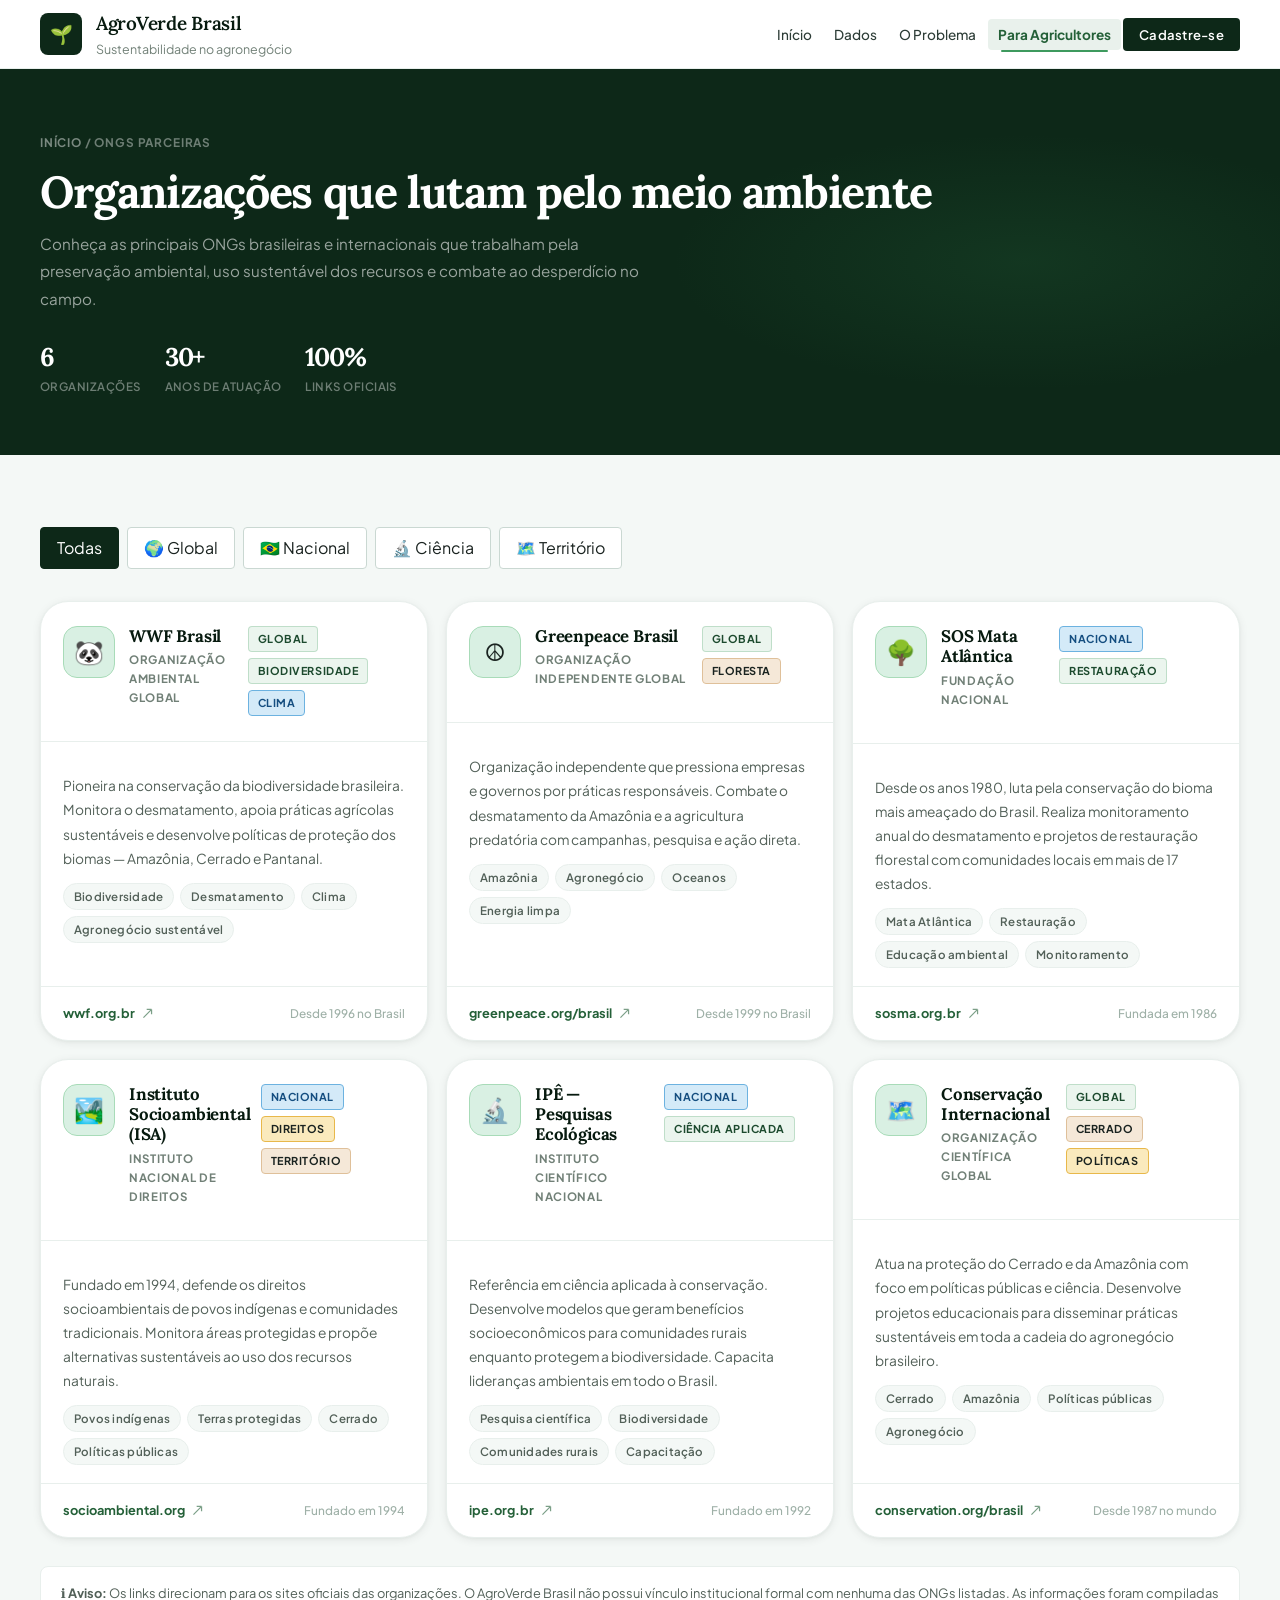
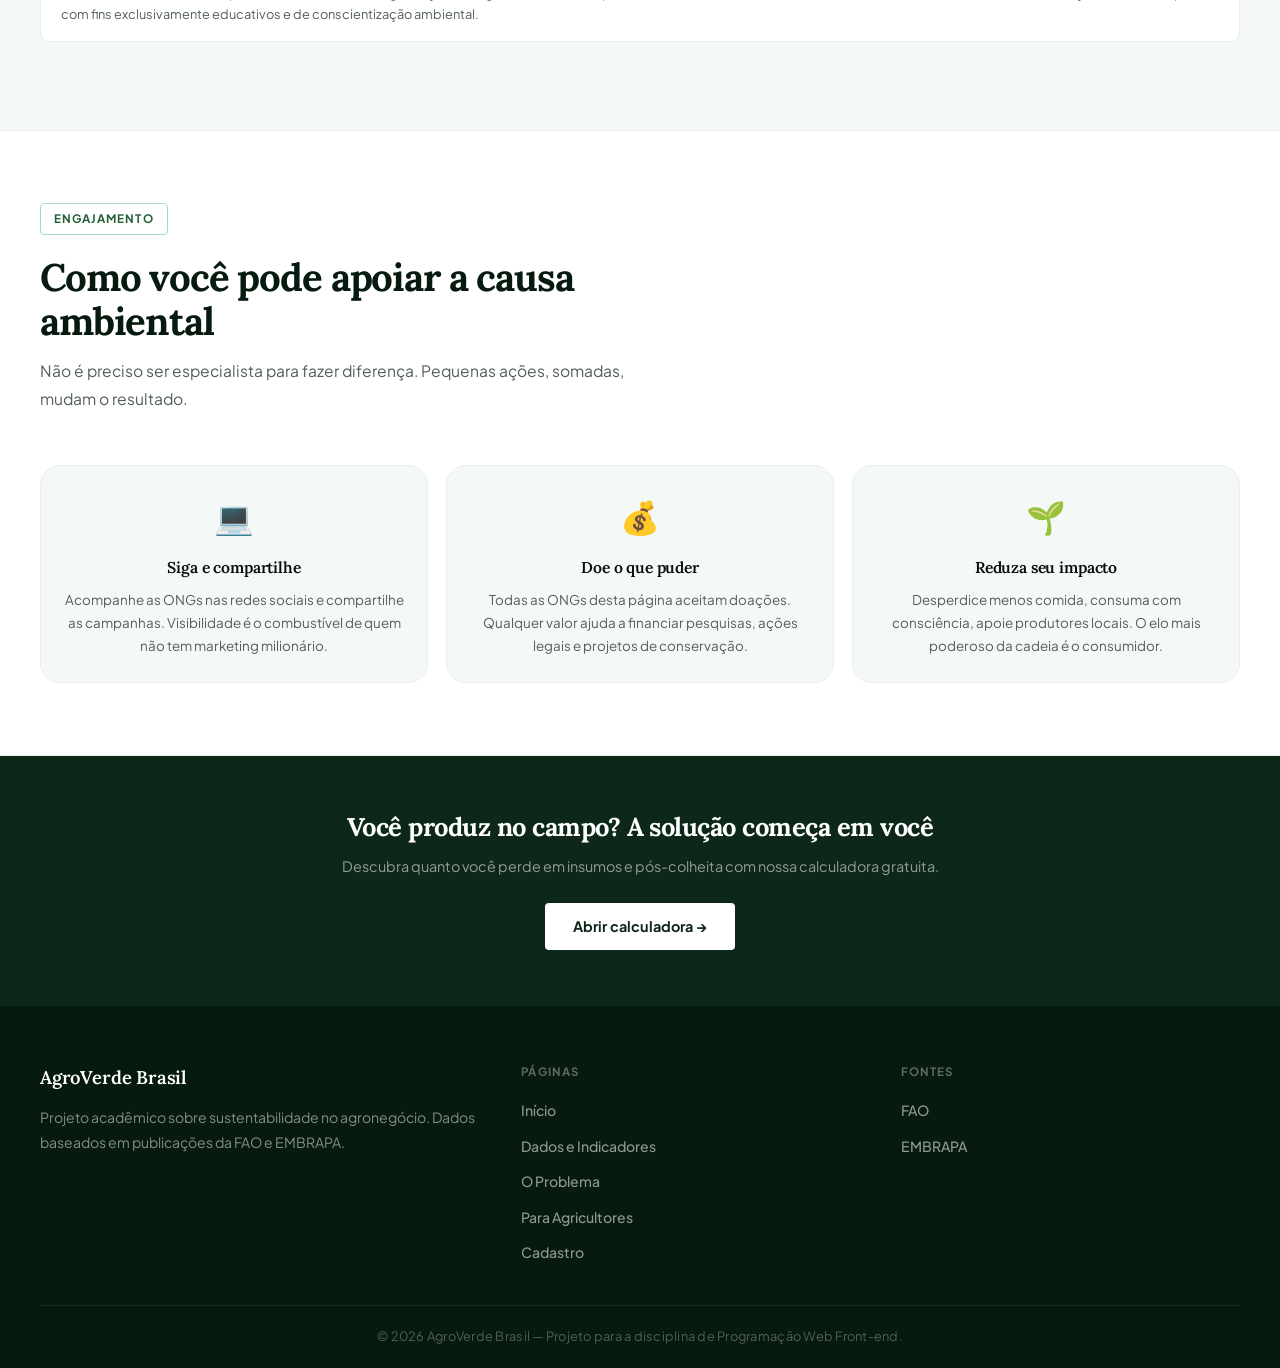
<file: projeto-agro/parceiros.html>
<!doctype html>
<html lang="pt-BR">
<head>
  <meta charset="UTF-8"/>
  <meta name="viewport" content="width=device-width, initial-scale=1.0"/>
  <title>ONGs Parceiras | AgroVerde Brasil</title>
  <link rel="icon" type="image/svg+xml" href="favicon.svg"/>
  <link rel="preconnect" href="https://fonts.googleapis.com"/>
  <link rel="preconnect" href="https://fonts.gstatic.com" crossorigin/>
  <link href="https://fonts.googleapis.com/css2?family=Lora:ital,wght@0,400;0,500;0,600;0,700;1,400;1,500&family=Plus+Jakarta+Sans:wght@300;400;500;600;700&display=swap" rel="stylesheet"/>
  <link rel="stylesheet" href="css/style.css"/>
  <style>
/* ── Hero ── */
.page-hero{background:var(--forest-900);color:var(--white);padding:64px 0 56px;position:relative;overflow:hidden}
.page-hero::before{content:'';position:absolute;inset:0;
  background:radial-gradient(ellipse 50% 60% at 80% 50%,rgba(46,122,72,.18) 0%,transparent 55%);pointer-events:none}
.page-hero-inner{position:relative;z-index:1;display:flex;align-items:flex-end;
  justify-content:space-between;gap:32px;flex-wrap:wrap}
.page-crumb{font-size:.74rem;font-weight:700;letter-spacing:.07em;
  text-transform:uppercase;color:rgba(255,255,255,.4);margin-bottom:14px}
.page-crumb a{color:rgba(255,255,255,.45);text-decoration:none;transition:color .18s}
.page-crumb a:hover{color:rgba(255,255,255,.8)}
.page-hero h1{font-family:var(--font-display);font-size:clamp(1.9rem,3.5vw,3rem);
  font-weight:700;color:var(--white);letter-spacing:-.03em;line-height:1.1;margin-bottom:14px}
.page-hero-lead{font-size:.95rem;color:rgba(255,255,255,.58);line-height:1.8;max-width:56ch}
.page-hero-meta{display:flex;gap:24px;flex-wrap:wrap;flex-shrink:0}
.page-meta-item strong{display:block;font-family:var(--font-display);font-size:1.6rem;
  font-weight:700;color:var(--white);letter-spacing:-.04em;line-height:1;margin-bottom:3px}
.page-meta-item span{font-size:.72rem;color:rgba(255,255,255,.4);
  font-weight:600;letter-spacing:.04em;text-transform:uppercase}

/* ── Filtro de categoria ── */
.filter-bar{display:flex;gap:8px;flex-wrap:wrap;margin-bottom:32px}
.filter-btn{padding:7px 16px;border-radius:var(--radius-xs);border:var(--border-md);
  background:var(--white);color:var(--ink-600);font-weight:600;font-size:.8rem;
  cursor:pointer;transition:all .18s;font:inherit}
.filter-btn:hover{background:var(--forest-50);border-color:var(--forest-300);color:var(--forest-700)}
.filter-btn.active{background:var(--forest-900);border-color:var(--forest-900);color:var(--white)}

/* ── Grid de ONGs ── */
.ongs-wrap{padding:72px 0 88px;background:var(--ink-50)}
.ongs-main-grid{display:grid;grid-template-columns:repeat(3,1fr);gap:18px}
.ong-full-card{background:var(--white);border:var(--border);border-radius:var(--radius-xl);
  overflow:hidden;box-shadow:var(--shadow-sm);transition:all .22s var(--ease);display:flex;flex-direction:column}
.ong-full-card:hover{box-shadow:var(--shadow-md);transform:translateY(-3px)}
.ong-card-header{padding:24px 22px 20px;border-bottom:var(--border)}
.ong-card-top{display:flex;align-items:flex-start;gap:14px;margin-bottom:14px}
.ong-avatar{width:52px;height:52px;border-radius:var(--radius-md);
  background:var(--forest-100);border:1px solid var(--forest-200);
  display:flex;align-items:center;justify-content:center;font-size:1.5rem;flex-shrink:0}
.ong-name{font-family:var(--font-display);font-size:1.05rem;font-weight:700;
  color:var(--forest-950);letter-spacing:-.01em;margin-bottom:4px;line-height:1.2}
.ong-type{font-size:.72rem;font-weight:700;letter-spacing:.06em;
  text-transform:uppercase;color:var(--ink-400)}
.ong-badges{display:flex;gap:6px;flex-wrap:wrap}
.ong-badge{font-size:.68rem;font-weight:700;letter-spacing:.05em;text-transform:uppercase;
  padding:3px 9px;border-radius:var(--radius-xs);border:1px solid}
.badge-green{background:rgba(62,154,94,.1);color:var(--forest-700);border-color:rgba(62,154,94,.25)}
.badge-blue{background:var(--sky-100);color:var(--sky-700);border-color:var(--sky-300)}
.badge-gold{background:var(--sun-100);color:var(--earth-700);border-color:var(--sun-300)}
.badge-earth{background:var(--earth-100);color:var(--earth-700);border-color:var(--earth-200)}
.ong-desc{font-size:.86rem;color:var(--ink-500);line-height:1.75;margin-bottom:0}
.ong-card-body{padding:18px 22px;flex:1;display:flex;flex-direction:column;gap:12px}
.ong-focus-row{display:flex;gap:6px;flex-wrap:wrap}
.ong-focus-tag{font-size:.72rem;font-weight:600;color:var(--ink-500);
  background:var(--ink-50);border:1px solid var(--ink-100);
  border-radius:99px;padding:3px 10px}
.ong-card-footer{padding:16px 22px;border-top:var(--border);
  display:flex;align-items:center;justify-content:space-between;gap:8px;margin-top:auto}
.ong-site-link{display:inline-flex;align-items:center;gap:6px;
  font-size:.8rem;font-weight:700;color:var(--forest-600);text-decoration:none;transition:color .18s}
.ong-site-link svg{width:13px;height:13px;transition:transform .2s,opacity .2s;opacity:.6}
.ong-full-card:hover .ong-site-link{color:var(--forest-800)}
.ong-full-card:hover .ong-site-link svg{transform:translate(2px,-2px);opacity:1}
.ong-year{font-size:.74rem;color:var(--ink-300);font-weight:500}

/* ── Disclaimer ── */
.disclaimer-box{margin-top:28px;padding:16px 20px;
  background:var(--white);border:var(--border);border-radius:var(--radius-sm);
  font-size:.8rem;color:var(--ink-500);line-height:1.65}

/* ── Seção de como apoiar ── */
.apoiar-section{padding:72px 0;background:var(--white);border-top:var(--border);border-bottom:var(--border)}
.apoiar-grid{display:grid;grid-template-columns:repeat(3,1fr);gap:18px;margin-top:44px}
.apoiar-card{background:var(--ink-50);border:var(--border);border-radius:var(--radius-lg);
  padding:24px 20px;text-align:center}
.apoiar-icon{font-size:2rem;display:block;margin-bottom:12px}
.apoiar-card h3{font-family:var(--font-display);font-size:.98rem;font-weight:600;
  color:var(--ink-950);margin-bottom:8px;letter-spacing:-.01em}
.apoiar-card p{font-size:.84rem;color:var(--ink-500);line-height:1.7}

/* hidden */
.ong-full-card.hidden{display:none}

@media(max-width:1024px){.ongs-main-grid{grid-template-columns:repeat(2,1fr)}.page-hero-inner{flex-direction:column;gap:24px}}
@media(max-width:768px){.ongs-main-grid{grid-template-columns:1fr}.apoiar-grid{grid-template-columns:1fr}.ongs-wrap{padding:48px 0 64px}}
  </style>
</head>
<body>

<header class="topo">
  <div class="container">
    <a href="index.html" class="logo-area" style="text-decoration:none">
      <div class="logo-icon">🌱</div>
      <div><div class="logo-text">AgroVerde Brasil</div><p class="logo-subtitle">Sustentabilidade no agronegócio</p></div>
    </a>
    <button class="hamburger" id="hamburger" aria-label="Abrir menu" aria-expanded="false" aria-controls="menu-nav">
      <span></span><span></span><span></span>
    </button>
    <nav class="menu" id="menu-nav">
      <ul>
        <li><a href="index.html"    class="menu-link">Início</a></li>
        <li><a href="dados.html"    class="menu-link">Dados</a></li>
        <li><a href="problema.html" class="menu-link">O Problema</a></li>
        <li><a href="proposta.html" class="menu-link menu-link-highlight">Para Agricultores</a></li>
        <li><a href="cadastro.html" class="btn-nav">Cadastre-se</a></li>
      </ul>
    </nav>
  </div>
</header>

<main>

<section class="page-hero">
  <div class="container">
    <div class="page-hero-inner">
      <div>
        <div class="page-crumb"><a href="index.html">Início</a> / ONGs Parceiras</div>
        <h1>Organizações que lutam pelo meio ambiente</h1>
        <p class="page-hero-lead">Conheça as principais ONGs brasileiras e internacionais que trabalham pela preservação ambiental, uso sustentável dos recursos e combate ao desperdício no campo.</p>
      </div>
      <div class="page-hero-meta">
        <div class="page-meta-item"><strong>6</strong><span>organizações</span></div>
        <div class="page-meta-item"><strong>30+</strong><span>anos de atuação</span></div>
        <div class="page-meta-item"><strong>100%</strong><span>links oficiais</span></div>
      </div>
    </div>
  </div>
</section>

<section class="ongs-wrap">
  <div class="container">

    <!-- Filtros -->
    <div class="filter-bar">
      <button class="filter-btn active" data-filter="all">Todas</button>
      <button class="filter-btn" data-filter="global">🌍 Global</button>
      <button class="filter-btn" data-filter="nacional">🇧🇷 Nacional</button>
      <button class="filter-btn" data-filter="ciencia">🔬 Ciência</button>
      <button class="filter-btn" data-filter="territorio">🗺️ Território</button>
    </div>

    <div class="ongs-main-grid" id="ongs-grid">

      <!-- WWF -->
      <div class="ong-full-card" data-cats="global">
        <div class="ong-card-header">
          <div class="ong-card-top">
            <div class="ong-avatar">🐼</div>
            <div>
              <div class="ong-name">WWF Brasil</div>
              <div class="ong-type">Organização ambiental global</div>
            </div>
          </div>
          <div class="ong-badges">
            <span class="ong-badge badge-green">Global</span>
            <span class="ong-badge badge-green">Biodiversidade</span>
            <span class="ong-badge badge-blue">Clima</span>
          </div>
        </div>
        <div class="ong-card-body">
          <p class="ong-desc">Pioneira na conservação da biodiversidade brasileira. Monitora o desmatamento, apoia práticas agrícolas sustentáveis e desenvolve políticas de proteção dos biomas — Amazônia, Cerrado e Pantanal.</p>
          <div class="ong-focus-row">
            <span class="ong-focus-tag">Biodiversidade</span>
            <span class="ong-focus-tag">Desmatamento</span>
            <span class="ong-focus-tag">Clima</span>
            <span class="ong-focus-tag">Agronegócio sustentável</span>
          </div>
        </div>
        <div class="ong-card-footer">
          <a href="https://www.wwf.org.br" target="_blank" rel="noopener" class="ong-site-link">
            wwf.org.br
            <svg viewBox="0 0 16 16" fill="none" stroke="currentColor" stroke-width="1.5"><path d="M3 13L13 3M13 3H7M13 3V9"/></svg>
          </a>
          <span class="ong-year">Desde 1996 no Brasil</span>
        </div>
      </div>

      <!-- Greenpeace -->
      <div class="ong-full-card" data-cats="global">
        <div class="ong-card-header">
          <div class="ong-card-top">
            <div class="ong-avatar">☮️</div>
            <div>
              <div class="ong-name">Greenpeace Brasil</div>
              <div class="ong-type">Organização independente global</div>
            </div>
          </div>
          <div class="ong-badges">
            <span class="ong-badge badge-green">Global</span>
            <span class="ong-badge badge-earth">Floresta</span>
          </div>
        </div>
        <div class="ong-card-body">
          <p class="ong-desc">Organização independente que pressiona empresas e governos por práticas responsáveis. Combate o desmatamento da Amazônia e a agricultura predatória com campanhas, pesquisa e ação direta.</p>
          <div class="ong-focus-row">
            <span class="ong-focus-tag">Amazônia</span>
            <span class="ong-focus-tag">Agronegócio</span>
            <span class="ong-focus-tag">Oceanos</span>
            <span class="ong-focus-tag">Energia limpa</span>
          </div>
        </div>
        <div class="ong-card-footer">
          <a href="https://www.greenpeace.org/brasil" target="_blank" rel="noopener" class="ong-site-link">
            greenpeace.org/brasil
            <svg viewBox="0 0 16 16" fill="none" stroke="currentColor" stroke-width="1.5"><path d="M3 13L13 3M13 3H7M13 3V9"/></svg>
          </a>
          <span class="ong-year">Desde 1999 no Brasil</span>
        </div>
      </div>

      <!-- SOS Mata Atlântica -->
      <div class="ong-full-card" data-cats="nacional">
        <div class="ong-card-header">
          <div class="ong-card-top">
            <div class="ong-avatar">🌳</div>
            <div>
              <div class="ong-name">SOS Mata Atlântica</div>
              <div class="ong-type">Fundação nacional</div>
            </div>
          </div>
          <div class="ong-badges">
            <span class="ong-badge badge-blue">Nacional</span>
            <span class="ong-badge badge-green">Restauração</span>
          </div>
        </div>
        <div class="ong-card-body">
          <p class="ong-desc">Desde os anos 1980, luta pela conservação do bioma mais ameaçado do Brasil. Realiza monitoramento anual do desmatamento e projetos de restauração florestal com comunidades locais em mais de 17 estados.</p>
          <div class="ong-focus-row">
            <span class="ong-focus-tag">Mata Atlântica</span>
            <span class="ong-focus-tag">Restauração</span>
            <span class="ong-focus-tag">Educação ambiental</span>
            <span class="ong-focus-tag">Monitoramento</span>
          </div>
        </div>
        <div class="ong-card-footer">
          <a href="https://www.sosma.org.br" target="_blank" rel="noopener" class="ong-site-link">
            sosma.org.br
            <svg viewBox="0 0 16 16" fill="none" stroke="currentColor" stroke-width="1.5"><path d="M3 13L13 3M13 3H7M13 3V9"/></svg>
          </a>
          <span class="ong-year">Fundada em 1986</span>
        </div>
      </div>

      <!-- ISA -->
      <div class="ong-full-card" data-cats="nacional territorio">
        <div class="ong-card-header">
          <div class="ong-card-top">
            <div class="ong-avatar">🏞️</div>
            <div>
              <div class="ong-name">Instituto Socioambiental (ISA)</div>
              <div class="ong-type">Instituto nacional de direitos</div>
            </div>
          </div>
          <div class="ong-badges">
            <span class="ong-badge badge-blue">Nacional</span>
            <span class="ong-badge badge-gold">Direitos</span>
            <span class="ong-badge badge-earth">Território</span>
          </div>
        </div>
        <div class="ong-card-body">
          <p class="ong-desc">Fundado em 1994, defende os direitos socioambientais de povos indígenas e comunidades tradicionais. Monitora áreas protegidas e propõe alternativas sustentáveis ao uso dos recursos naturais.</p>
          <div class="ong-focus-row">
            <span class="ong-focus-tag">Povos indígenas</span>
            <span class="ong-focus-tag">Terras protegidas</span>
            <span class="ong-focus-tag">Cerrado</span>
            <span class="ong-focus-tag">Políticas públicas</span>
          </div>
        </div>
        <div class="ong-card-footer">
          <a href="https://www.socioambiental.org" target="_blank" rel="noopener" class="ong-site-link">
            socioambiental.org
            <svg viewBox="0 0 16 16" fill="none" stroke="currentColor" stroke-width="1.5"><path d="M3 13L13 3M13 3H7M13 3V9"/></svg>
          </a>
          <span class="ong-year">Fundado em 1994</span>
        </div>
      </div>

      <!-- IPÊ -->
      <div class="ong-full-card" data-cats="nacional ciencia">
        <div class="ong-card-header">
          <div class="ong-card-top">
            <div class="ong-avatar">🔬</div>
            <div>
              <div class="ong-name">IPÊ — Pesquisas Ecológicas</div>
              <div class="ong-type">Instituto científico nacional</div>
            </div>
          </div>
          <div class="ong-badges">
            <span class="ong-badge badge-blue">Nacional</span>
            <span class="ong-badge badge-green">Ciência aplicada</span>
          </div>
        </div>
        <div class="ong-card-body">
          <p class="ong-desc">Referência em ciência aplicada à conservação. Desenvolve modelos que geram benefícios socioeconômicos para comunidades rurais enquanto protegem a biodiversidade. Capacita lideranças ambientais em todo o Brasil.</p>
          <div class="ong-focus-row">
            <span class="ong-focus-tag">Pesquisa científica</span>
            <span class="ong-focus-tag">Biodiversidade</span>
            <span class="ong-focus-tag">Comunidades rurais</span>
            <span class="ong-focus-tag">Capacitação</span>
          </div>
        </div>
        <div class="ong-card-footer">
          <a href="https://www.ipe.org.br" target="_blank" rel="noopener" class="ong-site-link">
            ipe.org.br
            <svg viewBox="0 0 16 16" fill="none" stroke="currentColor" stroke-width="1.5"><path d="M3 13L13 3M13 3H7M13 3V9"/></svg>
          </a>
          <span class="ong-year">Fundado em 1992</span>
        </div>
      </div>

      <!-- CI Brasil -->
      <div class="ong-full-card" data-cats="global territorio ciencia">
        <div class="ong-card-header">
          <div class="ong-card-top">
            <div class="ong-avatar">🗺️</div>
            <div>
              <div class="ong-name">Conservação Internacional</div>
              <div class="ong-type">Organização científica global</div>
            </div>
          </div>
          <div class="ong-badges">
            <span class="ong-badge badge-green">Global</span>
            <span class="ong-badge badge-earth">Cerrado</span>
            <span class="ong-badge badge-gold">Políticas</span>
          </div>
        </div>
        <div class="ong-card-body">
          <p class="ong-desc">Atua na proteção do Cerrado e da Amazônia com foco em políticas públicas e ciência. Desenvolve projetos educacionais para disseminar práticas sustentáveis em toda a cadeia do agronegócio brasileiro.</p>
          <div class="ong-focus-row">
            <span class="ong-focus-tag">Cerrado</span>
            <span class="ong-focus-tag">Amazônia</span>
            <span class="ong-focus-tag">Políticas públicas</span>
            <span class="ong-focus-tag">Agronegócio</span>
          </div>
        </div>
        <div class="ong-card-footer">
          <a href="https://www.conservation.org/brasil" target="_blank" rel="noopener" class="ong-site-link">
            conservation.org/brasil
            <svg viewBox="0 0 16 16" fill="none" stroke="currentColor" stroke-width="1.5"><path d="M3 13L13 3M13 3H7M13 3V9"/></svg>
          </a>
          <span class="ong-year">Desde 1987 no mundo</span>
        </div>
      </div>

    </div>

    <div class="disclaimer-box">
      <strong>ℹ️ Aviso:</strong> Os links direcionam para os sites oficiais das organizações. O AgroVerde Brasil não possui vínculo institucional formal com nenhuma das ONGs listadas. As informações foram compiladas com fins exclusivamente educativos e de conscientização ambiental.
    </div>
  </div>
</section>

<!-- Como apoiar -->
<section class="apoiar-section">
  <div class="container">
    <div class="section-header">
      <span class="section-tag">Engajamento</span>
      <h2>Como você pode apoiar a causa ambiental</h2>
      <p>Não é preciso ser especialista para fazer diferença. Pequenas ações, somadas, mudam o resultado.</p>
    </div>
    <div class="apoiar-grid">
      <div class="apoiar-card">
        <span class="apoiar-icon">💻</span>
        <h3>Siga e compartilhe</h3>
        <p>Acompanhe as ONGs nas redes sociais e compartilhe as campanhas. Visibilidade é o combustível de quem não tem marketing milionário.</p>
      </div>
      <div class="apoiar-card">
        <span class="apoiar-icon">💰</span>
        <h3>Doe o que puder</h3>
        <p>Todas as ONGs desta página aceitam doações. Qualquer valor ajuda a financiar pesquisas, ações legais e projetos de conservação.</p>
      </div>
      <div class="apoiar-card">
        <span class="apoiar-icon">🌱</span>
        <h3>Reduza seu impacto</h3>
        <p>Desperdice menos comida, consuma com consciência, apoie produtores locais. O elo mais poderoso da cadeia é o consumidor.</p>
      </div>
    </div>
  </div>
</section>

<!-- CTA -->
<div style="background:var(--forest-900);padding:56px 0;text-align:center">
  <div class="container" style="max-width:600px">
    <div style="font-family:var(--font-display);font-size:1.6rem;font-weight:700;
      color:var(--white);letter-spacing:-.02em;margin-bottom:12px;line-height:1.2">
      Você produz no campo? A solução começa em você
    </div>
    <p style="font-size:.9rem;color:rgba(255,255,255,.55);margin-bottom:24px;line-height:1.7">
      Descubra quanto você perde em insumos e pós-colheita com nossa calculadora gratuita.
    </p>
    <a href="proposta.html" style="display:inline-flex;align-items:center;gap:8px;
      background:var(--white);color:var(--forest-900);font-weight:700;
      padding:12px 28px;border-radius:var(--radius-xs);font-size:.9rem;text-decoration:none">
      Abrir calculadora →
    </a>
  </div>
</div>

</main>

<footer class="rodape">
  <div class="container footer-grid">
    <div><h3>AgroVerde Brasil</h3><p>Projeto acadêmico sobre sustentabilidade no agronegócio. Dados baseados em publicações da FAO e EMBRAPA.</p></div>
    <div><h4>Páginas</h4><ul class="footer-links">
      <li><a href="index.html">Início</a></li>
      <li><a href="dados.html">Dados e Indicadores</a></li>
      <li><a href="problema.html">O Problema</a></li>
      <li><a href="proposta.html">Para Agricultores</a></li>
      <li><a href="cadastro.html">Cadastro</a></li>
    </ul></div>
    <div><h4>Fontes</h4><ul class="footer-links">
      <li><a href="https://www.fao.org" target="_blank" rel="noopener">FAO</a></li>
      <li><a href="https://www.embrapa.br" target="_blank" rel="noopener">EMBRAPA</a></li>
    </ul></div>
  </div>
  <div class="footer-bottom"><p>© 2026 AgroVerde Brasil — Projeto para a disciplina de Programação Web Front-end.</p></div>
</footer>

<script>
const hamburger=document.getElementById('hamburger'),menuNav=document.getElementById('menu-nav');
document.querySelectorAll('.menu-link,.btn-nav').forEach(l=>l.addEventListener('click',()=>{menuNav.classList.remove('menu-open');hamburger.classList.remove('hamburger-open');hamburger.setAttribute('aria-expanded','false')}));
hamburger.addEventListener('click',()=>{const o=menuNav.classList.toggle('menu-open');hamburger.classList.toggle('hamburger-open',o);hamburger.setAttribute('aria-expanded',o)});

/* Filtro de ONGs */
document.querySelectorAll('.filter-btn').forEach(btn=>{
  btn.addEventListener('click',()=>{
    document.querySelectorAll('.filter-btn').forEach(b=>b.classList.remove('active'));
    btn.classList.add('active');
    const f=btn.dataset.filter;
    document.querySelectorAll('.ong-full-card').forEach(card=>{
      const cats=(card.dataset.cats||'').split(' ');
      card.classList.toggle('hidden', f!=='all' && !cats.includes(f));
    });
  });
});
</script>
</body>
</html>
</file>
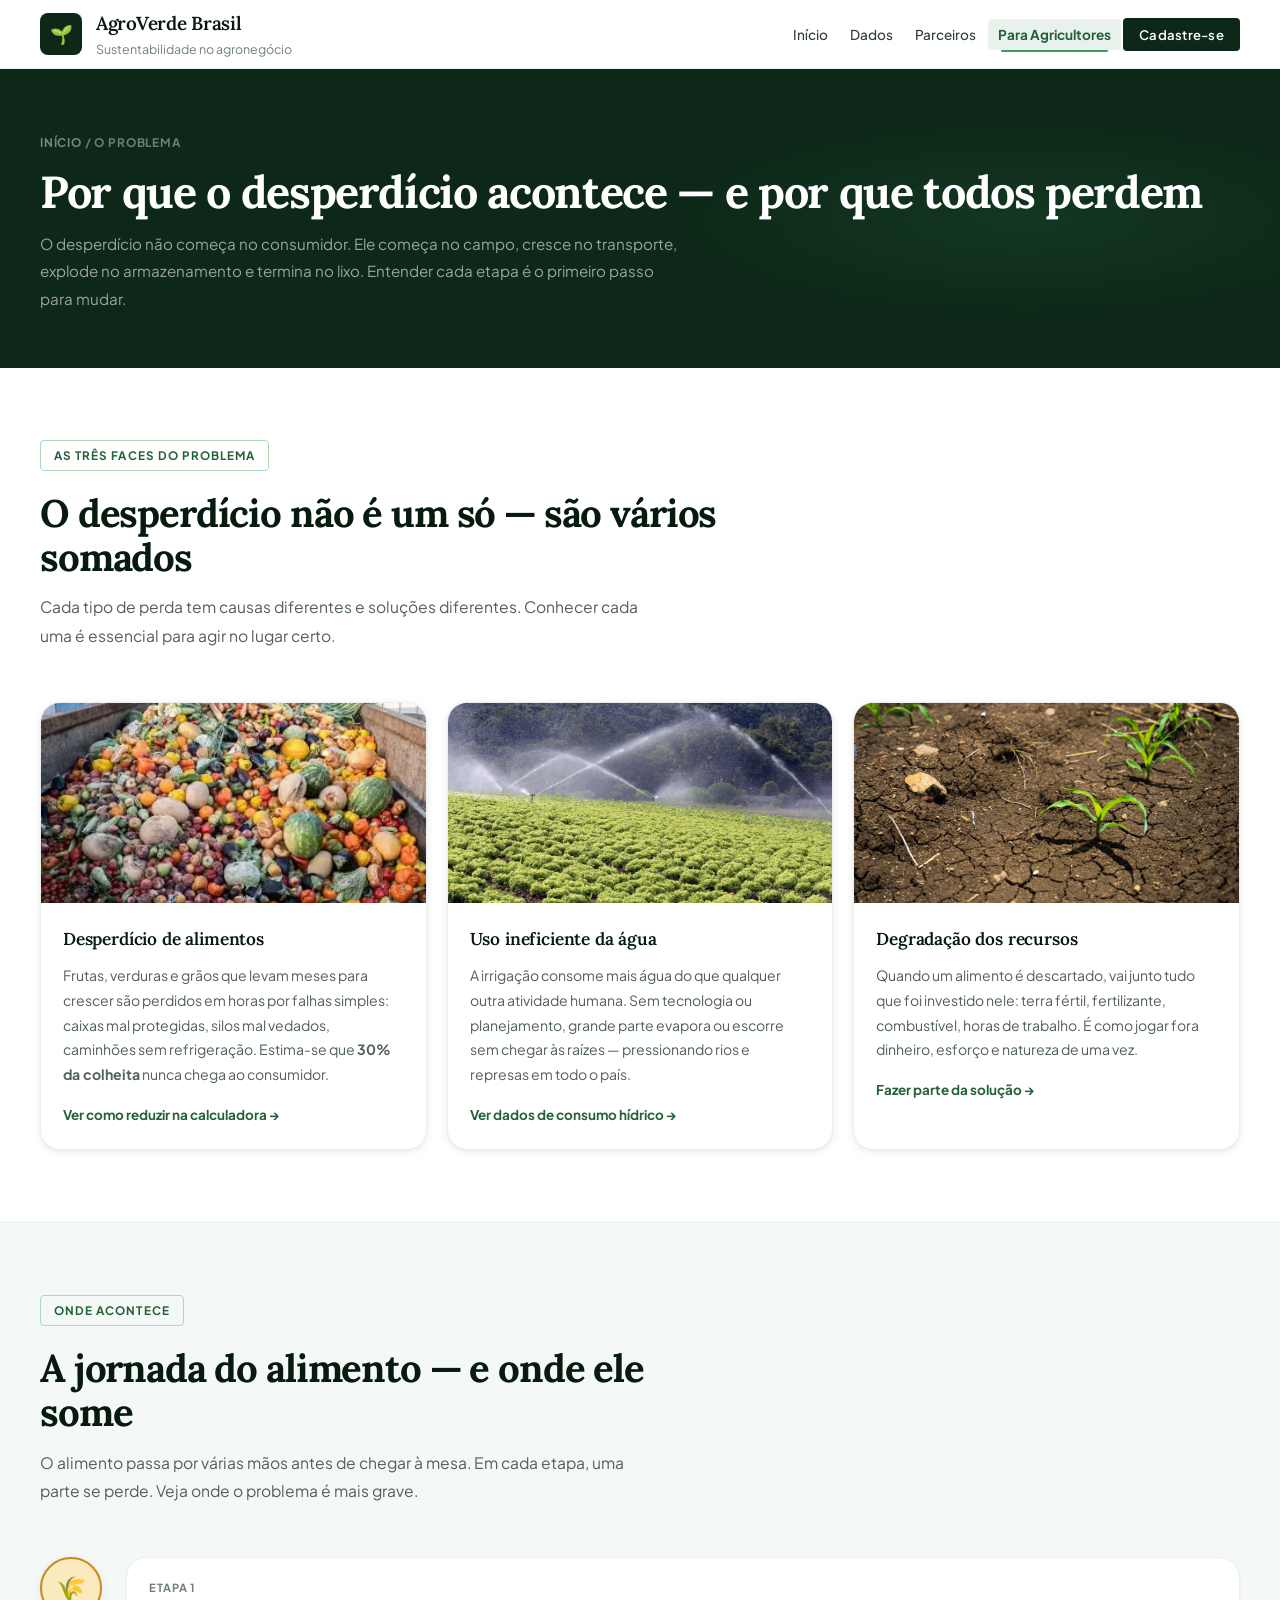
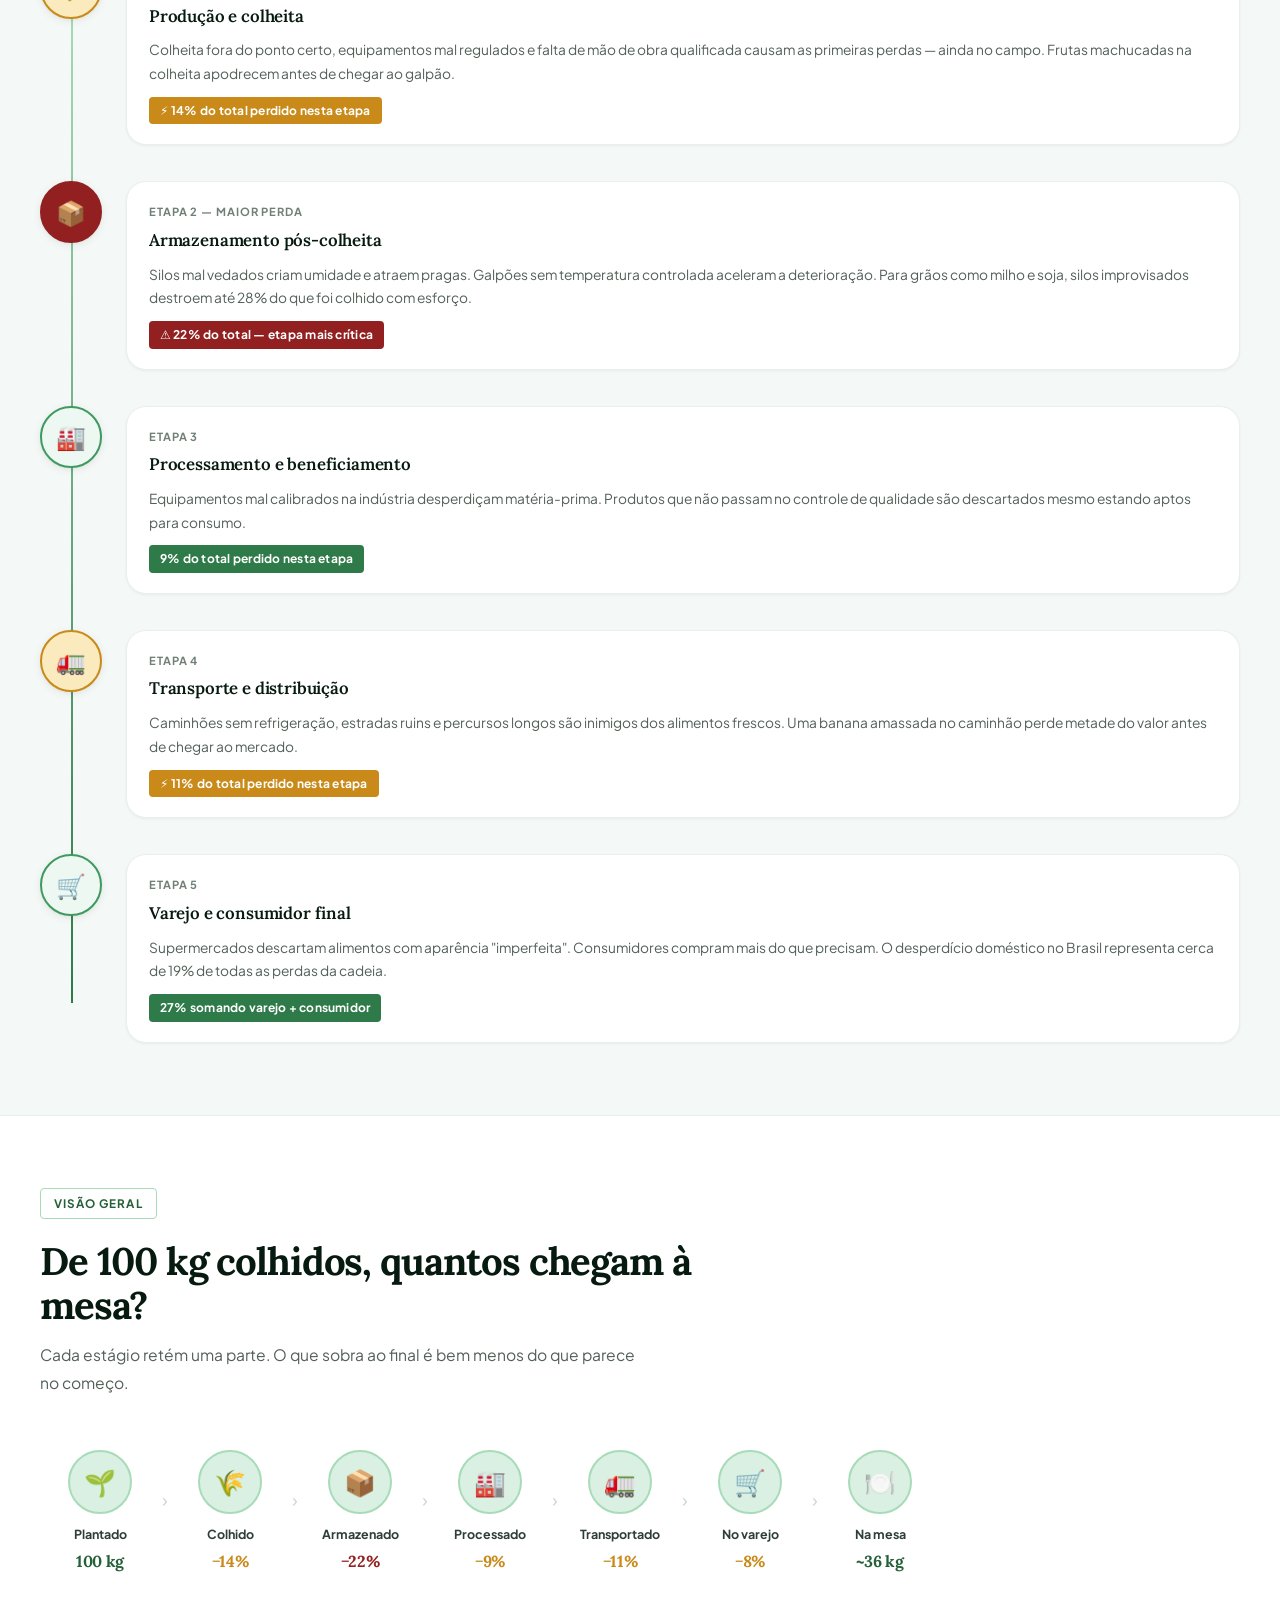
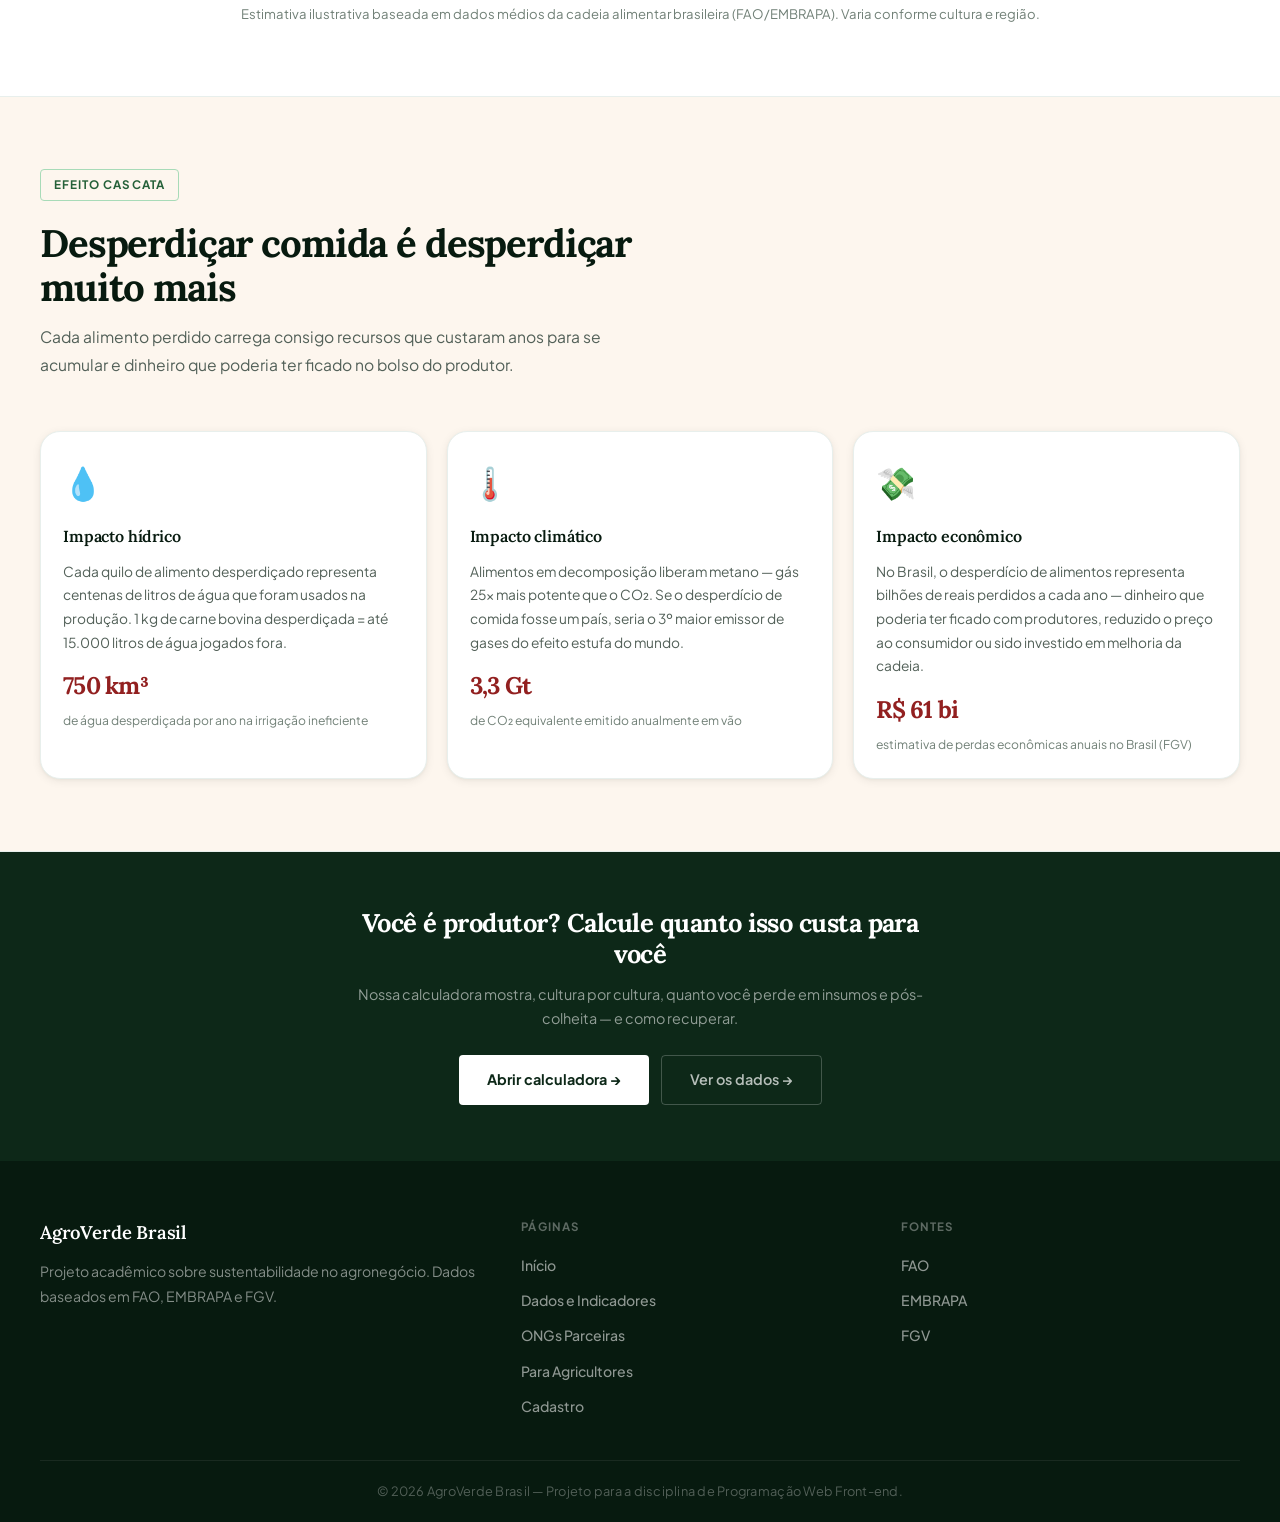
<file: projeto-agro/problema.html>
<!doctype html>
<html lang="pt-BR">
<head>
  <meta charset="UTF-8"/>
  <meta name="viewport" content="width=device-width, initial-scale=1.0"/>
  <title>O Problema | AgroVerde Brasil</title>
  <link rel="icon" type="image/svg+xml" href="favicon.svg"/>
  <link rel="preconnect" href="https://fonts.googleapis.com"/>
  <link rel="preconnect" href="https://fonts.gstatic.com" crossorigin/>
  <link href="https://fonts.googleapis.com/css2?family=Lora:ital,wght@0,400;0,500;0,600;0,700;1,400;1,500&family=Plus+Jakarta+Sans:wght@300;400;500;600;700&display=swap" rel="stylesheet"/>
  <link rel="stylesheet" href="css/style.css"/>
  <style>
/* ── Hero ── */
.page-hero{background:var(--forest-900);color:var(--white);padding:64px 0 56px;position:relative;overflow:hidden}
.page-hero::before{content:'';position:absolute;inset:0;
  background:radial-gradient(ellipse 50% 60% at 80% 50%,rgba(46,122,72,.18) 0%,transparent 55%);
  pointer-events:none}
.page-hero-inner{position:relative;z-index:1}
.page-crumb{font-size:.74rem;font-weight:700;letter-spacing:.07em;
  text-transform:uppercase;color:rgba(255,255,255,.4);margin-bottom:14px}
.page-crumb a{color:rgba(255,255,255,.45);text-decoration:none;transition:color .18s}
.page-crumb a:hover{color:rgba(255,255,255,.8)}
.page-hero h1{font-family:var(--font-display);font-size:clamp(1.9rem,3.5vw,3rem);
  font-weight:700;color:var(--white);letter-spacing:-.03em;line-height:1.1;margin-bottom:14px}
.page-hero-lead{font-size:.95rem;color:rgba(255,255,255,.58);line-height:1.8;max-width:58ch}

/* ── Cards de problema com imagem ── */
.prob-section{padding:72px 0;background:var(--white);border-bottom:var(--border)}
.cards-3{display:grid;grid-template-columns:repeat(3,1fr);gap:20px}
.info-card{background:var(--white);border:var(--border);border-radius:var(--radius-lg);
  overflow:hidden;box-shadow:var(--shadow-sm);transition:all .22s var(--ease)}
.info-card:hover{box-shadow:var(--shadow-md);transform:translateY(-3px)}
.info-card img{width:100%;height:200px;object-fit:cover}
.info-card-body{padding:22px}
.info-card h3{font-family:var(--font-display);font-size:1.08rem;color:var(--forest-950);
  margin-bottom:10px;font-weight:600;letter-spacing:-.01em}
.info-card p{color:var(--ink-500);font-size:.88rem;line-height:1.75;margin-bottom:14px}
.info-card a{color:var(--forest-600);font-weight:700;font-size:.84rem;
  display:inline-flex;align-items:center;gap:4px;text-decoration:none;transition:color .18s}
.info-card a:hover{color:var(--forest-800)}

/* ── Timeline de perda por etapa ── */
.timeline-section{padding:72px 0;background:var(--ink-50);border-bottom:var(--border)}
.timeline{display:grid;gap:0;position:relative}
.timeline::before{content:'';position:absolute;left:31px;top:40px;bottom:40px;
  width:2px;background:linear-gradient(180deg,var(--forest-200),var(--forest-500))}
.timeline-item{display:flex;gap:24px;align-items:flex-start;padding:0 0 36px;position:relative;z-index:1}
.timeline-item:last-child{padding-bottom:0}
.timeline-dot{width:62px;height:62px;border-radius:50%;background:var(--white);
  border:2px solid var(--forest-300);display:flex;align-items:center;justify-content:center;
  font-size:1.5rem;flex-shrink:0;box-shadow:var(--shadow-sm)}
.timeline-dot.hot{border-color:var(--danger-600);background:var(--danger-600)}
.timeline-dot.warn{border-color:var(--sun-500);background:var(--sun-100)}
.timeline-dot.ok{border-color:var(--forest-400);background:var(--forest-50)}
.timeline-body{background:var(--white);border:var(--border);border-radius:var(--radius-lg);
  padding:20px 22px;box-shadow:var(--shadow-xs);flex:1}
.timeline-label{font-size:.7rem;font-weight:700;letter-spacing:.08em;
  text-transform:uppercase;color:var(--ink-400);margin-bottom:6px}
.timeline-body h3{font-family:var(--font-display);font-size:1.05rem;color:var(--forest-950);
  font-weight:600;margin-bottom:8px;letter-spacing:-.01em}
.timeline-body p{font-size:.86rem;color:var(--ink-500);line-height:1.72;margin-bottom:10px}
.timeline-perda{display:inline-flex;align-items:center;gap:6px;
  background:var(--danger-600);color:var(--white);border-radius:var(--radius-xs);
  padding:4px 11px;font-size:.75rem;font-weight:700;letter-spacing:.02em}
.timeline-perda.warn{background:var(--sun-500)}
.timeline-perda.ok{background:var(--forest-500)}

/* ── Cadeia completa — visual ── */
.cadeia-section{padding:72px 0;background:var(--white)}
.cadeia-flow{display:flex;align-items:center;gap:0;overflow-x:auto;padding-bottom:8px}
.cadeia-step{display:flex;flex-direction:column;align-items:center;text-align:center;
  min-width:120px;padding:0 8px;position:relative}
.cadeia-icon{width:64px;height:64px;border-radius:50%;background:var(--forest-100);
  border:2px solid var(--forest-200);display:flex;align-items:center;justify-content:center;
  font-size:1.6rem;margin-bottom:10px;transition:all .2s}
.cadeia-step:hover .cadeia-icon{background:var(--forest-200);transform:scale(1.05)}
.cadeia-name{font-size:.78rem;font-weight:700;color:var(--ink-700);margin-bottom:4px}
.cadeia-pct{font-family:var(--font-display);font-size:1rem;font-weight:700;
  color:var(--danger-600);letter-spacing:-.02em}
.cadeia-pct.low{color:var(--forest-600)}
.cadeia-pct.mid{color:var(--sun-500)}
.cadeia-arrow{font-size:1.2rem;color:var(--ink-200);flex-shrink:0;padding:0 2px;margin-top:-24px}

/* ── Impacto em outras áreas ── */
.impacto-section{padding:72px 0;background:var(--earth-50);border-top:var(--border);border-bottom:var(--border)}
.impacto-grid{display:grid;grid-template-columns:repeat(3,1fr);gap:20px;margin-top:44px}
.impacto-card{background:var(--white);border:var(--border);border-radius:var(--radius-lg);
  padding:24px 22px;box-shadow:var(--shadow-sm)}
.impacto-icon{font-size:2rem;margin-bottom:14px;display:block}
.impacto-card h3{font-family:var(--font-display);font-size:1rem;color:var(--forest-950);
  font-weight:600;letter-spacing:-.01em;margin-bottom:10px}
.impacto-card p{font-size:.86rem;color:var(--ink-500);line-height:1.72}
.impacto-stat{display:inline-block;margin-top:12px;font-family:var(--font-display);
  font-size:1.5rem;font-weight:700;color:var(--danger-600);letter-spacing:-.03em}

@media(max-width:1024px){.cards-3{grid-template-columns:1fr}.impacto-grid{grid-template-columns:1fr}}
@media(max-width:768px){.prob-section,.timeline-section,.cadeia-section,.impacto-section{padding:48px 0}}
  </style>
</head>
<body>

<header class="topo">
  <div class="container">
    <a href="index.html" class="logo-area" style="text-decoration:none">
      <div class="logo-icon">🌱</div>
      <div><div class="logo-text">AgroVerde Brasil</div><p class="logo-subtitle">Sustentabilidade no agronegócio</p></div>
    </a>
    <button class="hamburger" id="hamburger" aria-label="Abrir menu" aria-expanded="false" aria-controls="menu-nav">
      <span></span><span></span><span></span>
    </button>
    <nav class="menu" id="menu-nav">
      <ul>
        <li><a href="index.html"    class="menu-link">Início</a></li>
        <li><a href="dados.html"    class="menu-link">Dados</a></li>
        <li><a href="parceiros.html"class="menu-link">Parceiros</a></li>
        <li><a href="proposta.html" class="menu-link menu-link-highlight">Para Agricultores</a></li>
        <li><a href="cadastro.html" class="btn-nav">Cadastre-se</a></li>
      </ul>
    </nav>
  </div>
</header>

<main>

<section class="page-hero">
  <div class="container">
    <div class="page-hero-inner">
      <div class="page-crumb"><a href="index.html">Início</a> / O Problema</div>
      <h1>Por que o desperdício acontece — e por que todos perdem</h1>
      <p class="page-hero-lead">O desperdício não começa no consumidor. Ele começa no campo, cresce no transporte, explode no armazenamento e termina no lixo. Entender cada etapa é o primeiro passo para mudar.</p>
    </div>
  </div>
</section>

<!-- Cards principais -->
<section class="prob-section">
  <div class="container">
    <div class="section-header">
      <span class="section-tag">As três faces do problema</span>
      <h2>O desperdício não é um só — são vários somados</h2>
      <p>Cada tipo de perda tem causas diferentes e soluções diferentes. Conhecer cada uma é essencial para agir no lugar certo.</p>
    </div>
    <div class="cards-3">
      <article class="info-card">
        <img src="img/alimentos.webp" alt="Alimentos frescos em campo agrícola"/>
        <div class="info-card-body">
          <h3>Desperdício de alimentos</h3>
          <p>Frutas, verduras e grãos que levam meses para crescer são perdidos em horas por falhas simples: caixas mal protegidas, silos mal vedados, caminhões sem refrigeração. Estima-se que <strong>30% da colheita</strong> nunca chega ao consumidor.</p>
          <a href="proposta.html">Ver como reduzir na calculadora →</a>
        </div>
      </article>
      <article class="info-card">
        <img src="img/agua.jpg" alt="Sistema de irrigação em plantação"/>
        <div class="info-card-body">
          <h3>Uso ineficiente da água</h3>
          <p>A irrigação consome mais água do que qualquer outra atividade humana. Sem tecnologia ou planejamento, grande parte evapora ou escorre sem chegar às raízes — pressionando rios e represas em todo o país.</p>
          <a href="dados.html">Ver dados de consumo hídrico →</a>
        </div>
      </article>
      <article class="info-card">
        <img src="img/solo.webp" alt="Solo agrícola fértil sendo analisado"/>
        <div class="info-card-body">
          <h3>Degradação dos recursos</h3>
          <p>Quando um alimento é descartado, vai junto tudo que foi investido nele: terra fértil, fertilizante, combustível, horas de trabalho. É como jogar fora dinheiro, esforço e natureza de uma vez.</p>
          <a href="cadastro.html">Fazer parte da solução →</a>
        </div>
      </article>
    </div>
  </div>
</section>

<!-- Timeline por etapa -->
<section class="timeline-section">
  <div class="container">
    <div class="section-header">
      <span class="section-tag">Onde acontece</span>
      <h2>A jornada do alimento — e onde ele some</h2>
      <p>O alimento passa por várias mãos antes de chegar à mesa. Em cada etapa, uma parte se perde. Veja onde o problema é mais grave.</p>
    </div>
    <div class="timeline">
      <div class="timeline-item">
        <div class="timeline-dot warn">🌾</div>
        <div class="timeline-body">
          <div class="timeline-label">Etapa 1</div>
          <h3>Produção e colheita</h3>
          <p>Colheita fora do ponto certo, equipamentos mal regulados e falta de mão de obra qualificada causam as primeiras perdas — ainda no campo. Frutas machucadas na colheita apodrecem antes de chegar ao galpão.</p>
          <span class="timeline-perda warn">⚡ 14% do total perdido nesta etapa</span>
        </div>
      </div>
      <div class="timeline-item">
        <div class="timeline-dot hot">📦</div>
        <div class="timeline-body">
          <div class="timeline-label">Etapa 2 — Maior perda</div>
          <h3>Armazenamento pós-colheita</h3>
          <p>Silos mal vedados criam umidade e atraem pragas. Galpões sem temperatura controlada aceleram a deterioração. Para grãos como milho e soja, silos improvisados destroem até 28% do que foi colhido com esforço.</p>
          <span class="timeline-perda">⚠ 22% do total — etapa mais crítica</span>
        </div>
      </div>
      <div class="timeline-item">
        <div class="timeline-dot ok">🏭</div>
        <div class="timeline-body">
          <div class="timeline-label">Etapa 3</div>
          <h3>Processamento e beneficiamento</h3>
          <p>Equipamentos mal calibrados na indústria desperdiçam matéria-prima. Produtos que não passam no controle de qualidade são descartados mesmo estando aptos para consumo.</p>
          <span class="timeline-perda ok">9% do total perdido nesta etapa</span>
        </div>
      </div>
      <div class="timeline-item">
        <div class="timeline-dot warn">🚛</div>
        <div class="timeline-body">
          <div class="timeline-label">Etapa 4</div>
          <h3>Transporte e distribuição</h3>
          <p>Caminhões sem refrigeração, estradas ruins e percursos longos são inimigos dos alimentos frescos. Uma banana amassada no caminhão perde metade do valor antes de chegar ao mercado.</p>
          <span class="timeline-perda warn">⚡ 11% do total perdido nesta etapa</span>
        </div>
      </div>
      <div class="timeline-item">
        <div class="timeline-dot ok">🛒</div>
        <div class="timeline-body">
          <div class="timeline-label">Etapa 5</div>
          <h3>Varejo e consumidor final</h3>
          <p>Supermercados descartam alimentos com aparência "imperfeita". Consumidores compram mais do que precisam. O desperdício doméstico no Brasil representa cerca de 19% de todas as perdas da cadeia.</p>
          <span class="timeline-perda ok">27% somando varejo + consumidor</span>
        </div>
      </div>
    </div>
  </div>
</section>

<!-- Fluxo visual da cadeia -->
<section class="cadeia-section">
  <div class="container">
    <div class="section-header">
      <span class="section-tag">Visão geral</span>
      <h2>De 100 kg colhidos, quantos chegam à mesa?</h2>
      <p>Cada estágio retém uma parte. O que sobra ao final é bem menos do que parece no começo.</p>
    </div>
    <div class="cadeia-flow">
      <div class="cadeia-step">
        <div class="cadeia-icon">🌱</div>
        <div class="cadeia-name">Plantado</div>
        <div class="cadeia-pct low">100 kg</div>
      </div>
      <div class="cadeia-arrow">›</div>
      <div class="cadeia-step">
        <div class="cadeia-icon">🌾</div>
        <div class="cadeia-name">Colhido</div>
        <div class="cadeia-pct mid">−14%</div>
      </div>
      <div class="cadeia-arrow">›</div>
      <div class="cadeia-step">
        <div class="cadeia-icon">📦</div>
        <div class="cadeia-name">Armazenado</div>
        <div class="cadeia-pct">−22%</div>
      </div>
      <div class="cadeia-arrow">›</div>
      <div class="cadeia-step">
        <div class="cadeia-icon">🏭</div>
        <div class="cadeia-name">Processado</div>
        <div class="cadeia-pct mid">−9%</div>
      </div>
      <div class="cadeia-arrow">›</div>
      <div class="cadeia-step">
        <div class="cadeia-icon">🚛</div>
        <div class="cadeia-name">Transportado</div>
        <div class="cadeia-pct mid">−11%</div>
      </div>
      <div class="cadeia-arrow">›</div>
      <div class="cadeia-step">
        <div class="cadeia-icon">🛒</div>
        <div class="cadeia-name">No varejo</div>
        <div class="cadeia-pct mid">−8%</div>
      </div>
      <div class="cadeia-arrow">›</div>
      <div class="cadeia-step">
        <div class="cadeia-icon">🍽️</div>
        <div class="cadeia-name">Na mesa</div>
        <div class="cadeia-pct low">~36 kg</div>
      </div>
    </div>
    <p style="margin-top:20px;font-size:.82rem;color:var(--ink-400);text-align:center">
      Estimativa ilustrativa baseada em dados médios da cadeia alimentar brasileira (FAO/EMBRAPA). Varia conforme cultura e região.
    </p>
  </div>
</section>

<!-- Impacto em outras áreas -->
<section class="impacto-section">
  <div class="container">
    <div class="section-header">
      <span class="section-tag">Efeito cascata</span>
      <h2>Desperdiçar comida é desperdiçar muito mais</h2>
      <p>Cada alimento perdido carrega consigo recursos que custaram anos para se acumular e dinheiro que poderia ter ficado no bolso do produtor.</p>
    </div>
    <div class="impacto-grid">
      <div class="impacto-card">
        <span class="impacto-icon">💧</span>
        <h3>Impacto hídrico</h3>
        <p>Cada quilo de alimento desperdiçado representa centenas de litros de água que foram usados na produção. 1 kg de carne bovina desperdiçada = até 15.000 litros de água jogados fora.</p>
        <span class="impacto-stat">750 km³</span>
        <p style="font-size:.76rem;color:var(--ink-400);margin-top:4px">de água desperdiçada por ano na irrigação ineficiente</p>
      </div>
      <div class="impacto-card">
        <span class="impacto-icon">🌡️</span>
        <h3>Impacto climático</h3>
        <p>Alimentos em decomposição liberam metano — gás 25× mais potente que o CO₂. Se o desperdício de comida fosse um país, seria o 3º maior emissor de gases do efeito estufa do mundo.</p>
        <span class="impacto-stat">3,3 Gt</span>
        <p style="font-size:.76rem;color:var(--ink-400);margin-top:4px">de CO₂ equivalente emitido anualmente em vão</p>
      </div>
      <div class="impacto-card">
        <span class="impacto-icon">💸</span>
        <h3>Impacto econômico</h3>
        <p>No Brasil, o desperdício de alimentos representa bilhões de reais perdidos a cada ano — dinheiro que poderia ter ficado com produtores, reduzido o preço ao consumidor ou sido investido em melhoria da cadeia.</p>
        <span class="impacto-stat">R$ 61 bi</span>
        <p style="font-size:.76rem;color:var(--ink-400);margin-top:4px">estimativa de perdas econômicas anuais no Brasil (FGV)</p>
      </div>
    </div>
  </div>
</section>

<!-- CTA para calculadora -->
<div style="background:var(--forest-900);padding:56px 0;text-align:center">
  <div class="container" style="max-width:600px">
    <div style="font-family:var(--font-display);font-size:1.6rem;font-weight:700;
      color:var(--white);letter-spacing:-.02em;margin-bottom:12px;line-height:1.2">
      Você é produtor? Calcule quanto isso custa para você
    </div>
    <p style="font-size:.9rem;color:rgba(255,255,255,.55);margin-bottom:24px;line-height:1.7">
      Nossa calculadora mostra, cultura por cultura, quanto você perde em insumos e pós-colheita — e como recuperar.
    </p>
    <div style="display:flex;gap:12px;justify-content:center;flex-wrap:wrap">
      <a href="proposta.html" style="display:inline-flex;align-items:center;gap:8px;
        background:var(--white);color:var(--forest-900);font-weight:700;
        padding:12px 28px;border-radius:var(--radius-xs);font-size:.9rem;text-decoration:none;transition:all .2s">
        Abrir calculadora →
      </a>
      <a href="dados.html" style="display:inline-flex;align-items:center;gap:8px;
        background:transparent;color:rgba(255,255,255,.7);
        border:1px solid rgba(255,255,255,.22);font-weight:600;
        padding:12px 28px;border-radius:var(--radius-xs);font-size:.9rem;text-decoration:none;transition:all .2s">
        Ver os dados →
      </a>
    </div>
  </div>
</div>

</main>

<footer class="rodape">
  <div class="container footer-grid">
    <div><h3>AgroVerde Brasil</h3><p>Projeto acadêmico sobre sustentabilidade no agronegócio. Dados baseados em FAO, EMBRAPA e FGV.</p></div>
    <div><h4>Páginas</h4><ul class="footer-links">
      <li><a href="index.html">Início</a></li>
      <li><a href="dados.html">Dados e Indicadores</a></li>
      <li><a href="parceiros.html">ONGs Parceiras</a></li>
      <li><a href="proposta.html">Para Agricultores</a></li>
      <li><a href="cadastro.html">Cadastro</a></li>
    </ul></div>
    <div><h4>Fontes</h4><ul class="footer-links">
      <li><a href="https://www.fao.org" target="_blank" rel="noopener">FAO</a></li>
      <li><a href="https://www.embrapa.br" target="_blank" rel="noopener">EMBRAPA</a></li>
      <li><a href="https://portal.fgv.br" target="_blank" rel="noopener">FGV</a></li>
    </ul></div>
  </div>
  <div class="footer-bottom"><p>© 2026 AgroVerde Brasil — Projeto para a disciplina de Programação Web Front-end.</p></div>
</footer>

<script>
const hamburger=document.getElementById('hamburger'),menuNav=document.getElementById('menu-nav');
document.querySelectorAll('.menu-link,.btn-nav').forEach(l=>l.addEventListener('click',()=>{menuNav.classList.remove('menu-open');hamburger.classList.remove('hamburger-open');hamburger.setAttribute('aria-expanded','false')}));
hamburger.addEventListener('click',()=>{const o=menuNav.classList.toggle('menu-open');hamburger.classList.toggle('hamburger-open',o);hamburger.setAttribute('aria-expanded',o)});
</script>
</body>
</html>
</file>
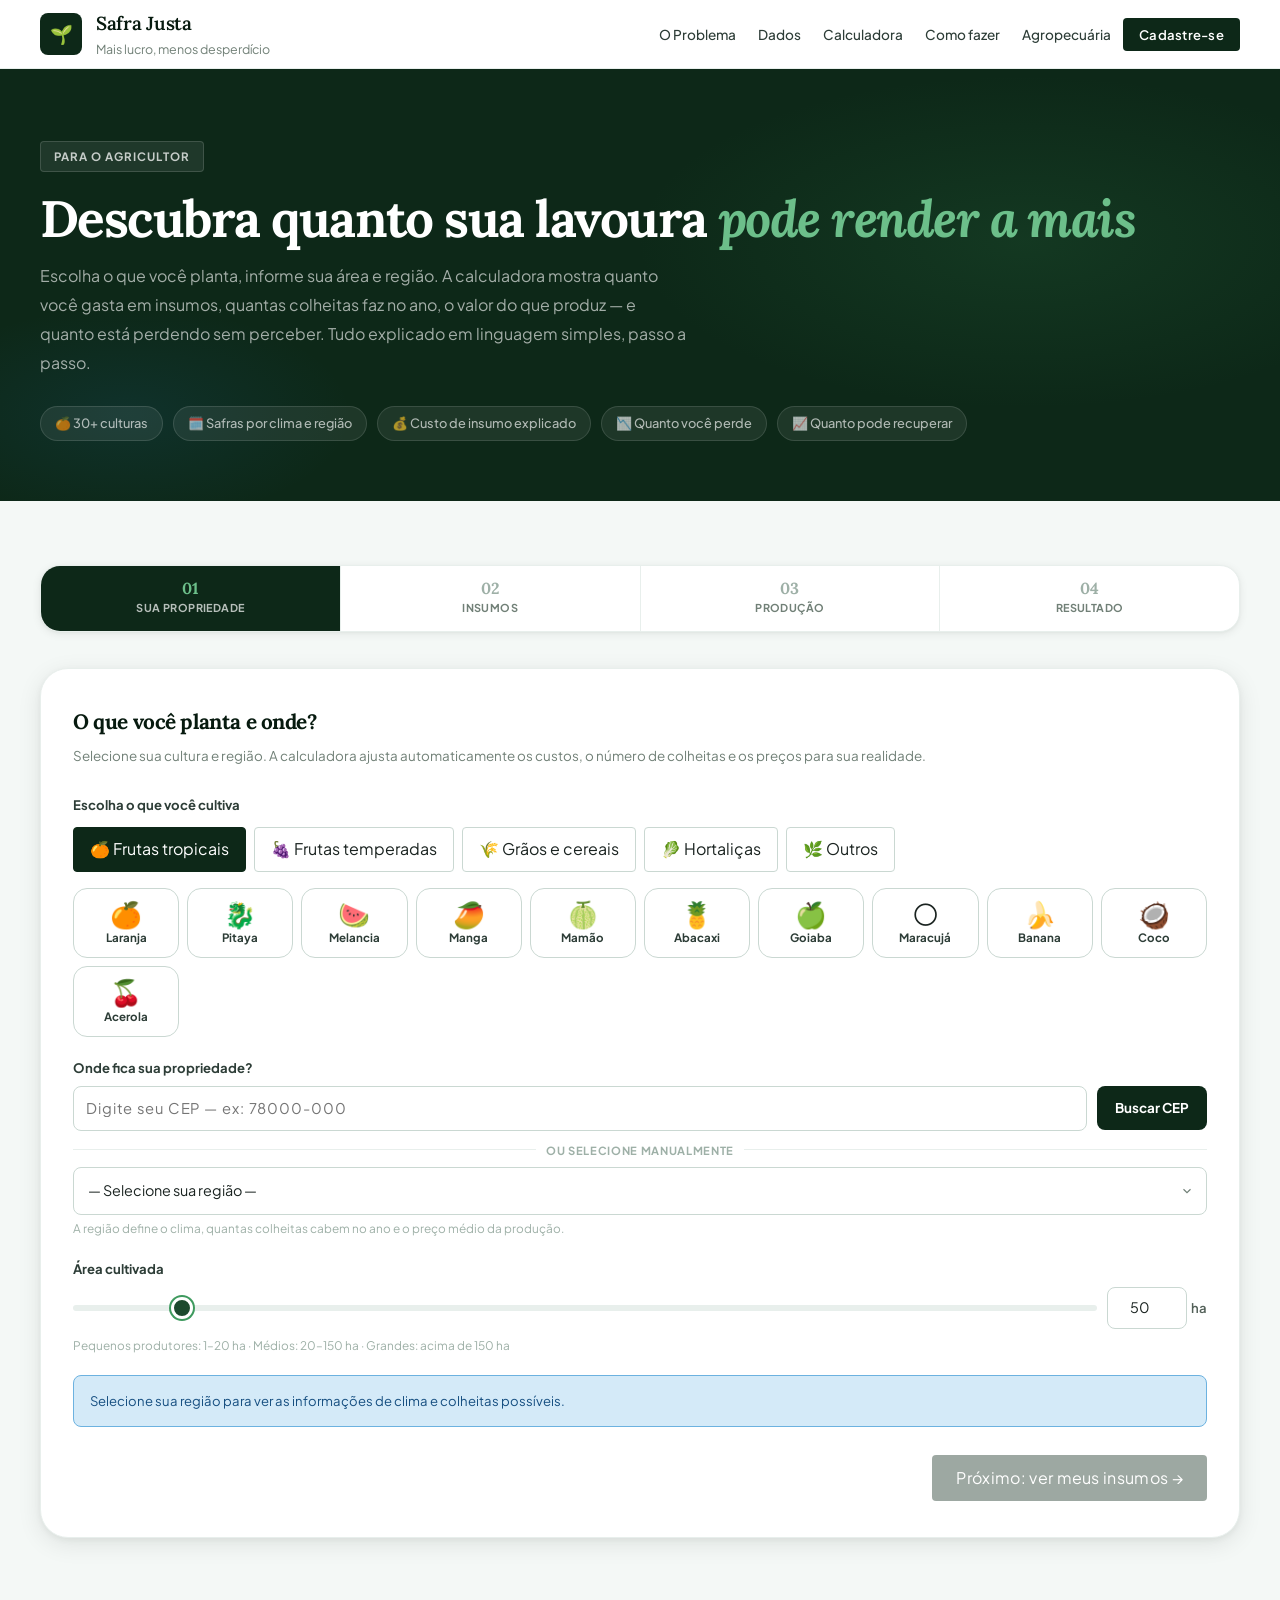
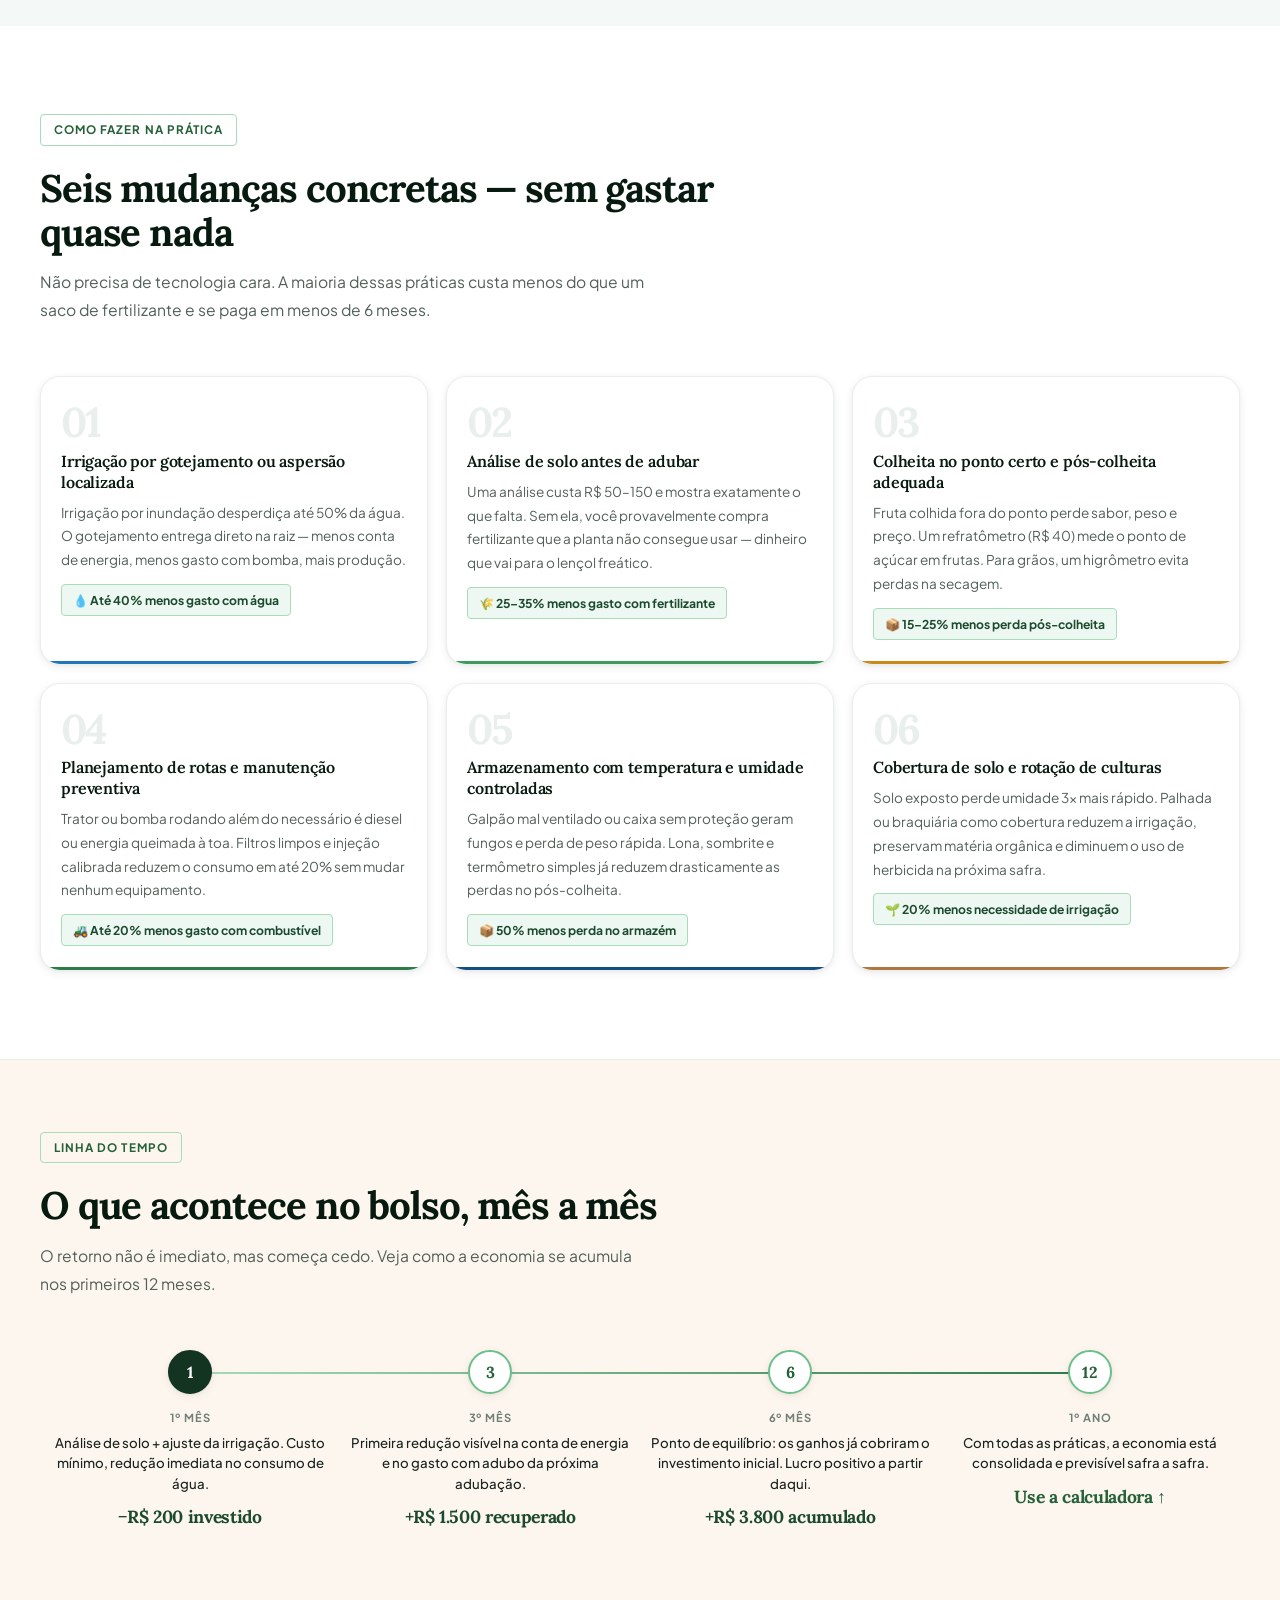
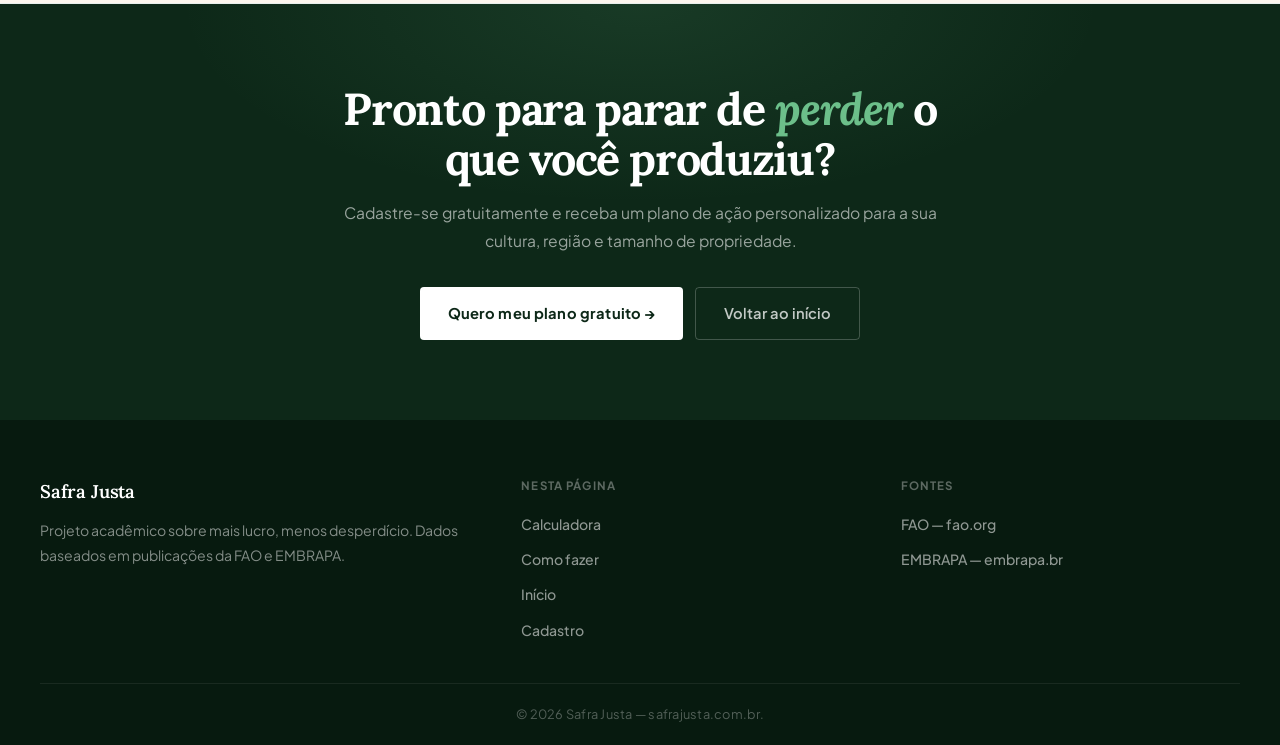
<file: projeto-agro/proposta.html>
<!doctype html>
<html lang="pt-BR">
<head>
  <meta charset="UTF-8"/>
  <meta name="viewport" content="width=device-width, initial-scale=1.0"/>
  <title>Calculadora do Produtor | Safra Justa</title>
  <link rel="icon" type="image/svg+xml" href="favicon.svg"/>
  <link rel="preconnect" href="https://fonts.googleapis.com"/>
  <link rel="preconnect" href="https://fonts.gstatic.com" crossorigin/>
  <link href="https://fonts.googleapis.com/css2?family=Lora:ital,wght@0,400;0,500;0,600;0,700;1,400;1,500&family=Plus+Jakarta+Sans:wght@300;400;500;600;700&display=swap" rel="stylesheet"/>
  <link rel="stylesheet" href="css/style.css"/>
  <style>
/* ═══════════════════════════════════════════
   HERO
═══════════════════════════════════════════ */
.ph{background:var(--forest-900);color:var(--white);padding:72px 0 60px;position:relative;overflow:hidden}
.ph::before{content:'';position:absolute;inset:0;
  background:radial-gradient(ellipse 55% 70% at 80% 40%,rgba(46,122,72,.2) 0%,transparent 55%),
             radial-gradient(ellipse 35% 50% at 10% 80%,rgba(33,118,181,.12) 0%,transparent 50%);
  pointer-events:none}
.ph-inner{position:relative;z-index:1}
.ph-tag{display:inline-flex;align-items:center;gap:6px;background:rgba(255,255,255,.08);
  color:rgba(255,255,255,.75);border:1px solid rgba(255,255,255,.14);padding:5px 13px;
  border-radius:var(--radius-xs);font-weight:700;font-size:.72rem;letter-spacing:.09em;
  text-transform:uppercase;margin-bottom:18px}
.ph h1{font-family:var(--font-display);font-size:clamp(1.9rem,4vw,3.2rem);font-weight:700;
  line-height:1.1;letter-spacing:-.03em;margin-bottom:16px}
.ph h1 em{font-style:italic;color:var(--forest-300)}
.ph-lead{font-size:1rem;color:rgba(255,255,255,.62);line-height:1.8;max-width:54ch;margin-bottom:28px}
.ph-pills{display:flex;gap:10px;flex-wrap:wrap}
.ph-pill{background:rgba(255,255,255,.07);border:1px solid rgba(255,255,255,.12);
  border-radius:99px;padding:6px 14px;font-size:.8rem;color:rgba(255,255,255,.65);font-weight:500}

/* ═══════════════════════════════════════════
   STEPPER
═══════════════════════════════════════════ */
.calc-wrap{padding:64px 0 88px;background:var(--ink-50)}
.steps{display:flex;margin-bottom:36px;background:var(--white);border:var(--border);
  border-radius:var(--radius-lg);overflow:hidden;box-shadow:var(--shadow-sm)}
.step{flex:1;padding:14px 10px;text-align:center;cursor:pointer;
  border-right:var(--border);transition:background .18s}
.step:last-child{border-right:none}
.step.active{background:var(--forest-900)}
.step.done{background:var(--forest-50)}
.step-num{font-family:var(--font-display);font-size:1rem;font-weight:700;
  color:var(--ink-300);line-height:1;margin-bottom:3px}
.step.active .step-num{color:var(--forest-300)}
.step.done   .step-num{color:var(--forest-500)}
.step-label{font-size:.68rem;font-weight:700;color:var(--ink-400);
  letter-spacing:.04em;text-transform:uppercase}
.step.active .step-label{color:rgba(255,255,255,.7)}
.step.done   .step-label{color:var(--forest-600)}

.calc-panel{display:none}
.calc-panel.active{display:block}

/* ═══════════════════════════════════════════
   CARD DE FORMULÁRIO
═══════════════════════════════════════════ */
.fc{background:var(--white);border:var(--border);border-radius:var(--radius-xl);
  padding:36px 32px;box-shadow:var(--shadow-md)}
.fc-title{font-family:var(--font-display);font-size:1.3rem;color:var(--forest-950);
  font-weight:700;letter-spacing:-.02em;margin-bottom:6px}
.fc-sub{font-size:.84rem;color:var(--ink-400);margin-bottom:26px;line-height:1.7}

/* Campo genérico */
.ff{margin-bottom:20px}
.ff>label{display:flex;justify-content:space-between;align-items:baseline;
  font-size:.82rem;font-weight:700;color:var(--ink-700);margin-bottom:8px}
.ff>label .lv{font-family:var(--font-display);font-size:1rem;font-weight:700;color:var(--forest-700)}
.ff-hint{font-size:.74rem;color:var(--ink-300);margin-top:5px;line-height:1.5}
.ff-dica{font-size:.78rem;background:var(--forest-50);border:1px solid var(--forest-100);
  border-radius:var(--radius-xs);padding:8px 12px;margin-top:6px;
  color:var(--forest-700);line-height:1.6}

/* Slider */
.fs{-webkit-appearance:none;width:100%;height:6px;border-radius:99px;
  outline:none;cursor:pointer;background:var(--ink-100)}
.fs::-webkit-slider-thumb{-webkit-appearance:none;width:22px;height:22px;
  border-radius:50%;background:var(--forest-700);border:3px solid var(--white);
  box-shadow:0 0 0 2px var(--forest-400);cursor:pointer;transition:background .15s}
.fs::-webkit-slider-thumb:hover{background:var(--forest-500)}
.fs::-moz-range-thumb{width:20px;height:20px;border-radius:50%;
  background:var(--forest-700);border:3px solid var(--white);cursor:pointer}

/* Select padrão */
.fsel{width:100%;border:var(--border-md);border-radius:var(--radius-sm);
  padding:11px 38px 11px 14px;font:inherit;font-size:.9rem;color:var(--ink-800);
  background:var(--white);outline:none;cursor:pointer;appearance:none;
  background-image:url("data:image/svg+xml,%3Csvg xmlns='http://www.w3.org/2000/svg' width='14' height='14' viewBox='0 0 24 24' fill='none' stroke='%23718077' stroke-width='2'%3E%3Cpath d='M6 9l6 6 6-6'/%3E%3C/svg%3E");
  background-repeat:no-repeat;background-position:right 12px center;transition:border-color .18s}
.fsel:focus{border-color:var(--forest-500)}

/* Input numérico */
.fn{width:100%;border:var(--border-md);border-radius:var(--radius-sm);
  padding:9px 12px;font:inherit;font-size:.9rem;color:var(--ink-800);
  background:var(--white);outline:none;transition:border-color .18s,box-shadow .18s}
.fn:focus{border-color:var(--forest-500);box-shadow:0 0 0 3px rgba(62,154,94,.12)}

/* Grid 2 colunas */
.fg2{display:grid;grid-template-columns:1fr 1fr;gap:16px}

/* ── Slider + input numérico sincronizado ── */
.slider-row{display:flex;align-items:center;gap:10px;margin-bottom:4px}
.slider-row .fs{flex:1;margin:0}
.slider-num{width:88px;flex-shrink:0;border:var(--border-md);border-radius:var(--radius-xs);
  padding:6px 10px;font:inherit;font-family:var(--font-display);font-size:.95rem;font-weight:700;
  color:var(--forest-700);text-align:center;background:var(--forest-50);
  outline:none;transition:border-color .18s,box-shadow .18s}
.slider-num:focus{border-color:var(--forest-500);box-shadow:0 0 0 3px rgba(62,154,94,.12);
  background:var(--white)}
.slider-unit{font-size:.72rem;color:var(--ink-400);font-weight:600;
  margin-top:3px;text-align:right;line-height:1.3}

/* ── Buscador de CEP ── */
.cep-wrap{display:flex;gap:8px;align-items:flex-start;flex-wrap:wrap}
.cep-input{width:140px;flex-shrink:0;border:var(--border-md);border-radius:var(--radius-xs);
  padding:10px 12px;font:inherit;font-size:.9rem;color:var(--ink-800);background:var(--white);
  outline:none;transition:border-color .18s,box-shadow .18s;letter-spacing:.06em}
.cep-input:focus{border-color:var(--forest-500);box-shadow:0 0 0 3px rgba(62,154,94,.12)}
.cep-input::placeholder{color:var(--ink-300);letter-spacing:.01em}
.btn-cep{padding:10px 16px;background:var(--forest-800);color:var(--white);border:none;
  border-radius:var(--radius-xs);font:inherit;font-size:.85rem;font-weight:700;
  cursor:pointer;transition:background .18s;white-space:nowrap;flex-shrink:0}
.btn-cep:hover{background:var(--forest-600)}
.btn-cep:disabled{opacity:.5;cursor:not-allowed}
.cep-result{flex:1;min-width:180px;padding:10px 13px;border-radius:var(--radius-xs);
  border:1px solid var(--ink-200);background:var(--ink-50);
  font-size:.82rem;color:var(--ink-600);line-height:1.55;min-height:44px;
  display:flex;align-items:center;gap:6px}
.cep-result.ok{background:var(--forest-50);border-color:var(--forest-200);color:var(--forest-800)}
.cep-result.err{background:#fef2f2;border-color:#fca5a5;color:#922020}
.cep-loading{display:inline-block;width:13px;height:13px;border:2px solid var(--forest-300);
  border-top-color:var(--forest-700);border-radius:50%;
  animation:spin .7s linear infinite;flex-shrink:0}
@keyframes spin{to{transform:rotate(360deg)}}
.regiao-badge{display:inline-flex;align-items:center;gap:6px;padding:5px 13px;
  background:var(--forest-900);color:var(--white);border-radius:99px;
  font-size:.76rem;font-weight:700;margin-top:8px}

/* Navegação */
.calc-nav{display:flex;justify-content:space-between;align-items:center;margin-top:28px;gap:12px}
.btn-prev{background:var(--white);color:var(--ink-700);border:var(--border-md);
  padding:10px 20px;border-radius:var(--radius-xs);font-weight:600;font-size:.88rem;
  cursor:pointer;transition:all .18s;font:inherit}
.btn-prev:hover{background:var(--ink-50)}
.btn-next{background:var(--forest-900);color:var(--white);
  padding:10px 24px;border-radius:var(--radius-xs);font-weight:700;font-size:.88rem;
  cursor:pointer;transition:all .18s;border:none;font:inherit;letter-spacing:.02em}
.btn-next:hover{background:var(--forest-700)}

/* ═══════════════════════════════════════════
   SELETOR DE CULTURA — categorias + cards
═══════════════════════════════════════════ */
.cult-cats{display:flex;gap:8px;flex-wrap:wrap;margin-bottom:16px}
.cult-cat{padding:8px 16px;border-radius:var(--radius-xs);border:var(--border-md);
  background:var(--white);color:var(--ink-600);font-weight:600;font-size:.82rem;
  cursor:pointer;transition:all .18s;font:inherit;display:flex;align-items:center;gap:6px}
.cult-cat:hover{background:var(--forest-50);border-color:var(--forest-300);color:var(--forest-700)}
.cult-cat.active{background:var(--forest-900);border-color:var(--forest-900);color:var(--white)}

/* Grid de cards de cultura */
.cult-grid{display:grid;grid-template-columns:repeat(auto-fill,minmax(100px,1fr));gap:8px;margin-bottom:6px}
.cult-item{display:flex;flex-direction:column;align-items:center;justify-content:center;
  gap:5px;padding:12px 6px;border-radius:var(--radius-md);border:var(--border-md);
  background:var(--white);cursor:pointer;transition:all .18s;text-align:center}
.cult-item:hover{background:var(--forest-50);border-color:var(--forest-300);transform:translateY(-1px)}
.cult-item.selected{background:var(--forest-900);border-color:var(--forest-900)}
.cult-item-emoji{font-size:1.6rem;line-height:1}
.cult-item-name{font-size:.72rem;font-weight:700;color:var(--ink-700);line-height:1.2}
.cult-item.selected .cult-item-name{color:var(--white)}

/* Banner da cultura selecionada */
.cult-selected-banner{display:none;align-items:center;gap:12px;
  padding:12px 16px;background:var(--forest-50);border:1px solid var(--forest-200);
  border-radius:var(--radius-sm);margin-top:8px}
.cult-selected-banner.show{display:flex}
.cult-selected-emoji{font-size:1.8rem}
.cult-selected-name{font-family:var(--font-display);font-size:1rem;font-weight:700;
  color:var(--forest-900);letter-spacing:-.01em}
.cult-selected-desc{font-size:.78rem;color:var(--ink-400);line-height:1.4}

/* ═══════════════════════════════════════════
   TABELA DE INSUMOS
═══════════════════════════════════════════ */
.insumos-table{width:100%;border-collapse:collapse;font-size:.84rem}
.insumos-table thead tr{background:var(--forest-900);color:var(--white)}
.insumos-table thead th{padding:10px 14px;text-align:left;font-weight:700;
  font-size:.74rem;letter-spacing:.05em;text-transform:uppercase}
.insumos-table tbody tr{border-bottom:var(--border);transition:background .15s}
.insumos-table tbody tr:hover{background:var(--forest-50)}
.insumos-table tbody td{padding:9px 14px;color:var(--ink-700);vertical-align:top}
.insumos-table td.cat{font-weight:700;color:var(--ink-900)}
.insumos-table td.tip{color:var(--ink-400);font-size:.76rem;line-height:1.5}
.insumos-table td.num{font-family:var(--font-display);font-weight:700;
  color:var(--forest-700);font-size:.9rem;white-space:nowrap}
.insumos-note{margin-top:12px;padding:12px 14px;background:var(--sun-100);
  border:1px solid var(--sun-300);border-radius:var(--radius-xs);
  font-size:.78rem;color:var(--earth-700);line-height:1.6}

/* Total de insumos */
.insumos-total{margin-top:16px;display:flex;justify-content:space-between;align-items:center;
  background:var(--forest-50);border:1px solid var(--forest-200);
  border-radius:var(--radius-sm);padding:14px 18px}
.insumos-total-label{font-size:.78rem;font-weight:700;color:var(--ink-400);
  letter-spacing:.05em;text-transform:uppercase;margin-bottom:3px}
.insumos-total-sub{font-size:.8rem;color:var(--ink-500)}
.insumos-total-val{font-family:var(--font-display);font-size:1.8rem;font-weight:700;
  color:var(--forest-900);letter-spacing:-.04em}
.insumos-total-period{font-size:.74rem;color:var(--ink-400);text-align:right}

/* ═══════════════════════════════════════════
   RESULTADO
═══════════════════════════════════════════ */
.result-hero{background:var(--forest-900);border-radius:var(--radius-xl);
  padding:34px 30px;color:var(--white);margin-bottom:18px;position:relative;overflow:hidden}
.result-hero::before{content:'';position:absolute;top:-80px;right:-80px;
  width:240px;height:240px;border-radius:50%;border:1px solid rgba(255,255,255,.05);pointer-events:none}
.result-eyebrow{font-size:.7rem;font-weight:700;letter-spacing:.09em;
  text-transform:uppercase;color:rgba(255,255,255,.4);margin-bottom:5px}
.result-big{font-family:var(--font-display);font-size:3rem;font-weight:700;
  color:var(--forest-300);letter-spacing:-.05em;line-height:1;margin-bottom:4px}
.result-sublabel{font-size:.82rem;color:rgba(255,255,255,.5);margin-bottom:24px}
.result-grid{display:grid;grid-template-columns:1fr 1fr;gap:10px}
.result-box{background:rgba(255,255,255,.06);border:1px solid rgba(255,255,255,.08);
  border-radius:var(--radius-sm);padding:13px 15px}
.result-box.green{background:rgba(108,191,138,.1);border-color:rgba(108,191,138,.25)}
.result-box.red{background:rgba(249,115,115,.08);border-color:rgba(249,115,115,.2)}
.result-box-label{font-size:.73rem;color:rgba(255,255,255,.5);font-weight:600;
  margin-bottom:5px;letter-spacing:.02em}
.result-box-val{font-family:var(--font-display);font-size:1.2rem;font-weight:700;
  color:var(--white);letter-spacing:-.02em}
.result-box.green .result-box-val{color:#86efac}
.result-box.red   .result-box-val{color:#fca5a5}

.result-cards{display:grid;grid-template-columns:1fr 1fr;gap:12px;margin-bottom:16px}
.rc{background:var(--white);border:var(--border);border-radius:var(--radius-lg);
  padding:18px 16px;box-shadow:var(--shadow-xs)}
.rc-icon{font-size:1.3rem;margin-bottom:6px}
.rc-title{font-size:.74rem;font-weight:700;color:var(--ink-500);
  letter-spacing:.04em;text-transform:uppercase;margin-bottom:3px}
.rc-val{font-family:var(--font-display);font-size:1.3rem;font-weight:700;
  color:var(--ink-950);letter-spacing:-.03em;margin-bottom:2px}
.rc-val.green{color:var(--forest-600)}
.rc-val.red{color:var(--danger-600)}
.rc-sub{font-size:.74rem;color:var(--ink-400);line-height:1.45}

.compare-bar-wrap{background:var(--white);border:var(--border);
  border-radius:var(--radius-lg);padding:20px 18px;box-shadow:var(--shadow-xs);margin-bottom:12px}
.compare-bar-title{font-size:.8rem;font-weight:700;color:var(--ink-700);margin-bottom:14px}
.compare-lbl{font-size:.78rem;color:var(--ink-600);font-weight:600}
.compare-track{height:10px;background:var(--ink-100);border-radius:99px;overflow:hidden}
.compare-fill{height:100%;border-radius:99px;transition:width .6s cubic-bezier(.4,0,.2,1)}
.compare-fill.before{background:var(--danger-600)}
.compare-fill.after{background:var(--forest-500)}
.compare-num{font-family:var(--font-display);font-size:.86rem;font-weight:700;
  color:var(--ink-800);white-space:nowrap}

/* ═══════════════════════════════════════════
   TIMELINE / PRÁTICAS / CTA
═══════════════════════════════════════════ */
.retorno-section{padding:72px 0;background:var(--earth-50);
  border-top:var(--border);border-bottom:var(--border)}
.retorno-timeline{display:grid;grid-template-columns:repeat(4,1fr);
  gap:0;margin-top:44px;position:relative}
.retorno-timeline::before{content:'';position:absolute;
  top:22px;left:12.5%;right:12.5%;height:2px;
  background:linear-gradient(90deg,var(--forest-200),var(--forest-500))}
.retorno-step{display:flex;flex-direction:column;align-items:center;
  text-align:center;padding:0 10px;position:relative;z-index:1}
.retorno-dot{width:44px;height:44px;border-radius:50%;background:var(--white);
  border:2px solid var(--forest-300);display:flex;align-items:center;
  justify-content:center;font-family:var(--font-display);font-size:1rem;
  font-weight:700;color:var(--forest-600);margin-bottom:14px;box-shadow:var(--shadow-sm)}
.retorno-dot.active{background:var(--forest-800);border-color:var(--forest-800);color:var(--white)}
.retorno-period{font-size:.7rem;font-weight:700;letter-spacing:.07em;
  text-transform:uppercase;color:var(--ink-400);margin-bottom:6px}
.retorno-desc{font-size:.83rem;color:var(--ink-600);line-height:1.55;margin-bottom:8px}
.retorno-val{font-family:var(--font-display);font-size:1.1rem;font-weight:700;
  color:var(--forest-700);letter-spacing:-.02em}

.praticas-grid{display:grid;grid-template-columns:repeat(3,1fr);gap:18px;margin-top:44px}
.pratica-card{background:var(--white);border:var(--border);border-radius:var(--radius-lg);
  padding:24px 20px;box-shadow:var(--shadow-sm);transition:all .22s var(--ease);
  position:relative;overflow:hidden}
.pratica-card::after{content:'';position:absolute;bottom:0;left:0;right:0;
  height:3px;background:var(--pratica-color,var(--forest-400))}
.pratica-card:hover{box-shadow:var(--shadow-md);transform:translateY(-3px)}
.pratica-num{font-family:var(--font-display);font-size:2.6rem;font-weight:700;
  color:var(--ink-100);letter-spacing:-.06em;line-height:1;margin-bottom:8px}
.pratica-card h3{font-family:var(--font-display);font-size:1rem;
  color:var(--forest-950);font-weight:600;letter-spacing:-.01em;margin-bottom:8px;line-height:1.3}
.pratica-card p{color:var(--ink-500);font-size:.85rem;line-height:1.75;margin-bottom:12px}
.pratica-eco{display:inline-flex;align-items:center;gap:5px;
  background:var(--forest-50);border:1px solid var(--forest-200);
  border-radius:var(--radius-xs);padding:5px 11px;font-size:.76rem;
  font-weight:700;color:var(--forest-700)}

.prop-cta{padding:80px 0;background:var(--forest-900);text-align:center;
  position:relative;overflow:hidden}
.prop-cta::before{content:'';position:absolute;inset:0;
  background:radial-gradient(ellipse 60% 80% at 50% 0%,rgba(108,191,138,.12) 0%,transparent 60%);
  pointer-events:none}
.prop-cta-inner{position:relative;z-index:1;max-width:620px;margin:0 auto}
.prop-cta h2{font-family:var(--font-display);font-size:clamp(1.9rem,4vw,2.8rem);
  color:var(--white);font-weight:700;letter-spacing:-.03em;line-height:1.1;margin-bottom:16px}
.prop-cta h2 em{color:var(--forest-300);font-style:italic}
.prop-cta p{font-size:.98rem;color:rgba(255,255,255,.58);line-height:1.8;margin-bottom:32px}
.prop-cta-btns{display:flex;gap:12px;justify-content:center;flex-wrap:wrap}
.btn-white{background:var(--white);color:var(--forest-900);font-weight:700;
  padding:13px 28px;border-radius:var(--radius-xs);font-size:.92rem;
  display:inline-flex;align-items:center;gap:8px;transition:all .2s;letter-spacing:.01em}
.btn-white:hover{background:var(--forest-50)}
.btn-ghost{background:transparent;color:rgba(255,255,255,.75);
  border:1px solid rgba(255,255,255,.22);font-weight:600;padding:13px 28px;
  border-radius:var(--radius-xs);font-size:.92rem;display:inline-flex;
  align-items:center;gap:8px;transition:all .2s}
.btn-ghost:hover{background:rgba(255,255,255,.08);border-color:rgba(255,255,255,.4)}

/* ═══════════════════════════════════════════
   RESPONSIVE
═══════════════════════════════════════════ */
@media(max-width:1024px){
  .result-grid{grid-template-columns:1fr 1fr}
  .result-cards{grid-template-columns:1fr 1fr}
  .praticas-grid{grid-template-columns:1fr 1fr}
  .retorno-timeline{grid-template-columns:1fr 1fr;gap:28px}
  .retorno-timeline::before{display:none}
}
@media(max-width:768px){
  .steps{overflow-x:auto}
  .fg2{grid-template-columns:1fr}
  .cult-grid{grid-template-columns:repeat(auto-fill,minmax(85px,1fr))}
  .result-cards{grid-template-columns:1fr 1fr}
  .praticas-grid{grid-template-columns:1fr}
  .retorno-timeline{grid-template-columns:1fr}
  .compare-row{grid-template-columns:70px 1fr 60px}
  .fc{padding:22px 16px}

  /* ── Resultado hero — números menores no mobile ── */
  .result-hero{padding:24px 18px;border-radius:var(--radius-lg)}
  .result-big{font-size:2.2rem}
  .result-sublabel{font-size:.76rem;margin-bottom:18px}
  .result-grid{grid-template-columns:1fr 1fr;gap:8px}
  .result-box{padding:10px 12px}
  .result-box-label{font-size:.68rem}
  .result-box-val{font-size:1rem}

  /* ── Cards de detalhe — 2 por linha no mobile ── */
  .result-cards{grid-template-columns:1fr 1fr;gap:10px;margin-bottom:12px}
  .rc{padding:14px 12px}
  .rc-icon{font-size:1.1rem;margin-bottom:4px}
  .rc-val{font-size:1.1rem}
  .rc-sub{font-size:.7rem}

  /* ── Barra comparativa — label em cima da barra ── */
  .compare-row{grid-template-columns:1fr;gap:6px;margin-bottom:14px}
  .compare-lbl{text-align:left;font-size:.8rem}
  .compare-track{height:14px}
  .compare-track-wrap{display:flex;align-items:center;gap:8px}
  .compare-num{font-size:.82rem}

  /* ── Detalhe de economia — coluna única ── */
  .economy-detail-row{flex-direction:column;gap:8px}

  /* ── Tabela de insumos vira cards no mobile ── */
  .insumos-table thead{display:none}
  .insumos-table tbody tr{
    display:block;
    background:var(--white);
    border:var(--border);
    border-radius:var(--radius-md);
    margin-bottom:10px;
    padding:14px 14px 10px;
    border-bottom:var(--border) !important;
    box-shadow:var(--shadow-xs);
  }
  .insumos-table tbody tr:hover{background:var(--forest-50)}
  .insumos-table tbody td{
    display:flex;
    align-items:flex-start;
    gap:8px;
    padding:4px 0;
    border:none;
    font-size:.84rem;
  }
  .insumos-table tbody td::before{
    content:attr(data-label);
    font-size:.68rem;
    font-weight:700;
    letter-spacing:.05em;
    text-transform:uppercase;
    color:var(--ink-300);
    min-width:56px;
    padding-top:2px;
    flex-shrink:0;
  }
  .insumos-table td.cat{
    font-size:.92rem;
    font-weight:700;
    color:var(--forest-900);
    border-bottom:1px solid var(--ink-100);
    padding-bottom:8px;
    margin-bottom:2px;
  }
  .insumos-table td.cat::before{display:none}
  .insumos-table td.tip{color:var(--ink-500)}
  .insumos-table td.num{color:var(--forest-700);font-weight:700}
  /* input de valor ocupa linha inteira */
  .insumos-table td:last-child{
    flex-direction:column;
    gap:4px;
    padding-top:8px;
  }
  .insumos-table td:last-child::before{content:'Seu custo total (R$)'}
  .insumos-table td:last-child input{
    width:100% !important;
    max-width:100% !important;
    font-size:.92rem !important;
    padding:10px 12px !important;
  }

  /* ── Slider + input numérico lado a lado no mobile ── */
  .slider-num-row{flex-direction:column;gap:8px}
  .slider-num-row input[type=range]{width:100%}
  .slider-num-row .num-input-wrap{
    display:flex;align-items:center;gap:6px;
    justify-content:flex-end;
  }
  .slider-num-row .num-input-wrap input[type=number]{
    width:90px !important;
    font-size:.9rem !important;
  }
}

@media(max-width:480px){
  /* ── Hero resultado ── */
  .result-hero{padding:20px 16px;border-radius:var(--radius-md)}
  .result-big{font-size:2rem;letter-spacing:-.04em}
  .result-eyebrow{font-size:.65rem}
  .result-sublabel{font-size:.73rem;margin-bottom:16px}
  .result-grid{grid-template-columns:1fr 1fr;gap:7px}
  .result-box{padding:9px 10px}
  .result-box-label{font-size:.64rem;letter-spacing:.01em}
  .result-box-val{font-size:.95rem}

  /* ── Cards de detalhe ── */
  .result-cards{grid-template-columns:1fr 1fr;gap:8px}
  .rc{padding:12px 10px;border-radius:var(--radius-md)}
  .rc-icon{font-size:1rem;margin-bottom:3px}
  .rc-title{font-size:.66rem;letter-spacing:.02em}
  .rc-val{font-size:1rem;letter-spacing:-.02em}
  .rc-sub{font-size:.66rem}

  /* ── Barra comparativa ── */
  .compare-bar-wrap{padding:16px 14px}
  .compare-bar-title{font-size:.76rem;margin-bottom:12px}
  .compare-row{grid-template-columns:1fr;gap:5px;margin-bottom:16px}
  .compare-lbl{text-align:left;font-size:.76rem}
  .compare-track{height:16px;border-radius:6px}
  .compare-num{font-size:.78rem;font-weight:700}

  /* ── Card de economia ── */
  .fc{padding:16px 14px}
  .fc-title{font-size:1rem}

  /* ── Outros ── */
  .cult-grid{grid-template-columns:repeat(auto-fill,minmax(76px,1fr))}
  .prop-cta-btns{flex-direction:column;align-items:center}
  .btn-white,.btn-ghost{width:100%;justify-content:center}
  .fs{height:8px}
  .fn{font-size:.92rem}
  .fc-title{font-size:1.15rem}
  .steps .step-label{font-size:.6rem;letter-spacing:.02em}

  /* ── Navegação calc ── */
  .calc-nav{flex-direction:column-reverse;gap:10px}
  .btn-prev,.btn-next{width:100%;justify-content:center;text-align:center}
}

@media(max-width:360px){
  .result-big{font-size:1.75rem}
  .result-box-val{font-size:.88rem}
  .result-box-label{font-size:.6rem}
  .rc-val{font-size:.92rem}
  .result-grid{gap:6px}
  .result-cards{gap:6px}
  .result-box{padding:8px}
  .rc{padding:10px 8px}
  .steps .step-num{font-size:.85rem}
  .steps .step-label{font-size:.56rem}
}
  </style>
</head>
<body>

<!-- HEADER -->
<header class="topo" id="inicio">
  <div class="container">
    <a href="index.html" class="logo-area" style="text-decoration:none">
      <div class="logo-icon">🌱</div>
      <div>
        <div class="logo-text">Safra Justa</div>
        <p class="logo-subtitle">Mais lucro, menos desperdício</p>
      </div>
    </a>
    <button class="hamburger" id="hamburger" aria-label="Abrir menu" aria-expanded="false" aria-controls="menu-nav">
      <span></span><span></span><span></span>
    </button></div>
    <nav class="menu" id="menu-nav">
      <ul>
        <li><a href="index.html#problema"    class="menu-link">O Problema</a></li>
        <li><a href="index.html#indicadores" class="menu-link">Dados</a></li>
        <li><a href="#calculadora"           class="menu-link">Calculadora</a></li>
        <li><a href="#praticas"              class="menu-link">Como fazer</a></li>
        <li><a href="agropecuaria.html" class="menu-link">Agropecuária</a></li>
        <li><a href="cadastro.html" class="btn-nav">Cadastre-se</a></li>
      </ul>
    </nav>
</header>

<main>

<!-- HERO -->
<section class="ph">
  <div class="container ph-inner">
    <div class="ph-tag">Para o agricultor</div>
    <h1>Descubra quanto sua lavoura <em>pode render a mais</em></h1>
    <p class="ph-lead">
      Escolha o que você planta, informe sua área e região. A calculadora mostra quanto você gasta em insumos,
      quantas colheitas faz no ano, o valor do que produz — e quanto está perdendo sem perceber.
      Tudo explicado em linguagem simples, passo a passo.
    </p>
    <div class="ph-pills">
      <span class="ph-pill">🍊 30+ culturas</span>
      <span class="ph-pill">🗓️ Safras por clima e região</span>
      <span class="ph-pill">💰 Custo de insumo explicado</span>
      <span class="ph-pill">📉 Quanto você perde</span>
      <span class="ph-pill">📈 Quanto pode recuperar</span>
    </div>
  </div>
</section>

<!-- CALCULADORA -->
<section class="calc-wrap" id="calculadora">
  <div class="container">

    <!-- Steps -->
    <div class="steps" id="steps-bar">
      <div class="step active" data-step="0"><div class="step-num">01</div><div class="step-label">Sua propriedade</div></div>
      <div class="step" data-step="1"><div class="step-num">02</div><div class="step-label">Insumos</div></div>
      <div class="step" data-step="2"><div class="step-num">03</div><div class="step-label">Produção</div></div>
      <div class="step" data-step="3"><div class="step-num">04</div><div class="step-label">Resultado</div></div>
    </div>

    <!-- PASSO 1 -->
    <div class="calc-panel active" id="panel-0">
      <div class="fc">
        <div class="fc-title">O que você planta e onde?</div>
        <div class="fc-sub">Selecione sua cultura e região. A calculadora ajusta automaticamente os custos, o número de colheitas e os preços para sua realidade.</div>

        <!-- Seletor de cultura -->
        <div class="ff" style="margin-bottom:12px">
          <label>Escolha o que você cultiva</label>
        </div>

        <div class="cult-cats" id="cult-cats">
          <button class="cult-cat active" data-cat="frutas-tropicais">🍊 Frutas tropicais</button>
          <button class="cult-cat" data-cat="frutas-temperadas">🍇 Frutas temperadas</button>
          <button class="cult-cat" data-cat="graos">🌾 Grãos e cereais</button>
          <button class="cult-cat" data-cat="hortalicas">🥬 Hortaliças</button>
          <button class="cult-cat" data-cat="outros">🌿 Outros</button>
        </div>

        <div class="cult-grid" id="cult-grid"></div>
        <input type="hidden" id="sel-cultura" value=""/>

        <!-- Banner da selecionada -->
        <div class="cult-selected-banner" id="cult-banner">
          <div class="cult-selected-emoji" id="banner-emoji">🍊</div>
          <div>
            <div class="cult-selected-name" id="banner-name">Nenhuma selecionada</div>
            <div class="cult-selected-desc" id="banner-desc">Clique em uma cultura acima para ver os detalhes.</div>
          </div>
        </div>

        <!-- Região por CEP ou seleção manual -->
        <div class="ff" style="margin-top:20px">
          <label>Onde fica sua propriedade?</label>

          <div style="display:flex;gap:10px;align-items:flex-start;margin-bottom:10px">
            <div style="flex:1;position:relative">
              <input type="text" id="inp-cep" class="fn"
                placeholder="Digite seu CEP — ex: 78000-000"
                maxlength="9" inputmode="numeric"
                style="font-size:.92rem;letter-spacing:.06em;padding-right:40px"
                oninput="formatarCep(this)" onkeydown="if(event.key==='Enter')buscarCep()"/>
              <span id="cep-spinner" style="display:none;position:absolute;right:12px;top:50%;
                transform:translateY(-50%);font-size:.85rem;color:var(--ink-400)">⏳</span>
            </div>
            <button onclick="buscarCep()" id="btn-cep"
              style="background:var(--forest-900);color:var(--white);border:none;
                border-radius:var(--radius-sm);padding:11px 18px;font:inherit;
                font-size:.84rem;font-weight:700;cursor:pointer;white-space:nowrap;
                flex-shrink:0;transition:background .18s"
              onmouseover="this.style.background='var(--forest-700)'"
              onmouseout="this.style.background='var(--forest-900)'">
              Buscar CEP
            </button>
          </div>

          <div id="cep-status" style="display:none;margin-bottom:10px;padding:10px 14px;
            border-radius:var(--radius-xs);font-size:.82rem;line-height:1.5"></div>

          <div id="cep-card" style="display:none;background:var(--forest-50);
            border:1px solid var(--forest-200);border-radius:var(--radius-sm);
            padding:12px 16px;margin-bottom:12px">
            <div style="display:flex;align-items:center;gap:10px">
              <span style="font-size:1.4rem">📍</span>
              <div style="flex:1">
                <div id="cep-cidade" style="font-weight:700;color:var(--forest-900);font-size:.9rem;line-height:1.3"></div>
                <div id="cep-estado" style="font-size:.76rem;color:var(--ink-500);margin-top:2px"></div>
              </div>
              <button onclick="limparCep()" title="Limpar localização"
                style="background:none;border:1px solid var(--ink-200);border-radius:var(--radius-xs);
                  cursor:pointer;color:var(--ink-400);font-size:.78rem;font-weight:700;
                  padding:4px 10px;transition:all .18s;font:inherit"
                onmouseover="this.style.background='var(--ink-100)'"
                onmouseout="this.style.background='none'">
                Trocar
              </button>
            </div>
          </div>

          <div style="display:flex;align-items:center;gap:10px;margin:10px 0 8px">
            <div style="flex:1;height:1px;background:var(--ink-100)"></div>
            <span style="font-size:.7rem;color:var(--ink-300);font-weight:700;
              letter-spacing:.06em;text-transform:uppercase;white-space:nowrap">
              ou selecione manualmente
            </span>
            <div style="flex:1;height:1px;background:var(--ink-100)"></div>
          </div>

          <select class="fsel" id="sel-regiao">
            <option value="">— Selecione sua região —</option>
            <option value="sul">Sul (RS, SC, PR)</option>
            <option value="sudeste">Sudeste (SP, MG, RJ, ES)</option>
            <option value="centroeste">Centro-Oeste (MT, MS, GO, DF)</option>
            <option value="nordeste">Nordeste (BA, MA, PI, CE e demais)</option>
            <option value="norte">Norte (PA, TO, RO e demais)</option>
          </select>
          <div class="ff-hint">A região define o clima, quantas colheitas cabem no ano e o preço médio da produção.</div>
        </div>

        <!-- Área -->
        <div class="ff">
          <label>Área cultivada</label>
          <div class="slider-num-row" style="display:flex;align-items:center;gap:10px;margin-bottom:8px;flex-wrap:wrap">
            <input type="range" class="fs" id="sl-area" min="1" max="500" step="1" value="50" style="flex:1"/>
            <div class="num-input-wrap" style="display:flex;align-items:center;gap:4px;flex-shrink:0">
              <input type="number" id="num-area" class="fn"
                value="50" min="1" max="1000" step="1"
                style="width:80px;padding:8px 10px;font-size:.9rem;text-align:center"
                oninput="sincronizarNum('sl-area','num-area','lv-area',v=>v+' ha',1,1000)"/>
              <span style="font-size:.82rem;color:var(--ink-500);font-weight:600">ha</span>
            </div>
          </div>
          <div class="ff-hint">Pequenos produtores: 1–20 ha · Médios: 20–150 ha · Grandes: acima de 150 ha</div>
        </div>

        <!-- Info região -->
        <div id="info-regiao" style="padding:14px 16px;background:var(--sky-100);
          border:1px solid var(--sky-300);border-radius:var(--radius-sm);
          font-size:.82rem;color:var(--sky-700);line-height:1.7;margin-top:4px">
          Selecione sua região para ver as informações de clima e colheitas possíveis.
        </div>

        <div class="calc-nav">
          <span></span>
          <button class="btn-next" id="btn-p1" onclick="irPasso1()" disabled style="opacity:.4;cursor:not-allowed">
            Próximo: ver meus insumos →
          </button>
        </div>
      </div>
    </div>

    <!-- PASSO 2 -->
    <div class="calc-panel" id="panel-1">
      <div class="fc">
        <div class="fc-title">O que são insumos — e quanto você gasta?</div>
        <div class="fc-sub"><strong>Insumo</strong> é tudo que você compra para produzir: semente, adubo, defensivo, combustível, mão de obra. A tabela abaixo já vem preenchida com valores típicos para a sua cultura. <strong>Você pode alterar qualquer campo</strong> se souber o valor real do que paga.</div>

        <div style="overflow-x:auto;margin-bottom:14px">
          <table class="insumos-table" id="tabela-insumos">
            <thead><tr>
              <th>Insumo</th>
              <th>O que é e para que serve</th>
              <th>Média / ha</th>
              <th>Seu custo total (R$)</th>
            </tr></thead>
            <tbody id="tbody-insumos"></tbody>
          </table>
        </div>

        <div class="insumos-note" id="insumos-note"></div>

        <div class="insumos-total">
          <div>
            <div class="insumos-total-label">Total de insumos por safra</div>
            <div class="insumos-total-sub">para <span id="lv-area2">50</span> ha · <span id="lv-cult2">—</span></div>
          </div>
          <div style="text-align:right">
            <div class="insumos-total-val" id="total-insumos">R$ 0</div>
            <div class="insumos-total-period">por safra/ciclo</div>
          </div>
        </div>

        <div class="calc-nav">
          <button class="btn-prev" onclick="goStep(0)">← Voltar</button>
          <button class="btn-next" onclick="goStep(2)">Próximo: minha produção →</button>
        </div>
      </div>
    </div>

    <!-- PASSO 3 -->
    <div class="calc-panel" id="panel-2">
      <div class="fc">
        <div class="fc-title">Quanto você produz e pelo que vende?</div>
        <div class="fc-sub">Os valores já foram preenchidos com médias da sua região e cultura. Ajuste se souber os seus números reais — quanto mais preciso, melhor o resultado.</div>

        <div class="fg2">
          <div class="ff">
            <label>Colheitas por ano</label>
            <div class="slider-num-row" style="display:flex;align-items:center;gap:10px;margin-bottom:8px;flex-wrap:wrap">
              <input type="range" class="fs" id="sl-safras" min="1" max="6" step="1" value="2" style="flex:1"/>
              <input type="number" id="num-safras" class="fn"
                value="2" min="1" max="6" step="1"
                style="width:70px;padding:8px 10px;font-size:.9rem;text-align:center"
                oninput="sincronizarNum('sl-safras','num-safras','lv-safras',v=>v,1,6)"/>
            </div>
            <div class="ff-dica" id="dica-safras">Para <strong id="ds-cult">—</strong> na <strong id="ds-reg">—</strong>: <strong id="ds-max">—</strong> colheitas/ano são possíveis.</div>
          </div>
          <div class="ff">
            <label>Produção por hectare</label>
            <div class="slider-num-row" style="display:flex;align-items:center;gap:10px;margin-bottom:8px;flex-wrap:wrap">
              <input type="range" class="fs" id="sl-prodha" min="1" max="500" step="1" value="50" style="flex:1"/>
              <input type="number" id="num-prodha" class="fn"
                value="50" min="1" max="99999" step="1"
                style="width:90px;padding:8px 10px;font-size:.9rem;text-align:center"
                oninput="sincronizarNum('sl-prodha','num-prodha','lv-prodha',v=>fmtN(v)+' '+unidadeAtual(),1,99999)"/>
            </div>
            <div class="ff-dica">Média nacional: <strong id="ds-prod">—</strong>. Irrigação e bom manejo podem superar essa média.</div>
          </div>
        </div>

        <div class="fg2">
          <div class="ff">
            <label>Preço médio de venda</label>
            <div class="slider-num-row" style="display:flex;align-items:center;gap:10px;margin-bottom:8px;flex-wrap:wrap">
              <span style="font-size:.86rem;color:var(--ink-500);font-weight:600;flex-shrink:0">R$</span>
              <input type="range" class="fs" id="sl-saca" min="1" max="5000" step="1" value="150" style="flex:1"/>
              <input type="number" id="num-saca" class="fn"
                value="150" min="1" max="99999" step="1"
                style="width:100px;padding:8px 10px;font-size:.9rem;text-align:center"
                oninput="sincronizarNum('sl-saca','num-saca','lv-saca',v=>'R$ '+fmtN(v),1,99999)"/>
            </div>
            <div class="ff-dica" id="dica-saca">Preço típico na <strong id="ds-regiao2">—</strong>: <strong id="ds-preco">—</strong></div>
          </div>
          <div class="ff">
            <label>Perda estimada pós-colheita</label>
            <div class="slider-num-row" style="display:flex;align-items:center;gap:10px;margin-bottom:8px;flex-wrap:wrap">
              <input type="range" class="fs" id="sl-pc" min="2" max="60" step="1" value="20" style="flex:1"/>
              <div class="num-input-wrap" style="display:flex;align-items:center;gap:4px;flex-shrink:0">
                <input type="number" id="num-pc" class="fn"
                  value="20" min="1" max="80" step="1"
                  style="width:70px;padding:8px 10px;font-size:.9rem;text-align:center"
                  oninput="sincronizarNum('sl-pc','num-pc','lv-pc',v=>v+'%',1,80)"/>
                <span style="font-size:.86rem;color:var(--ink-500);font-weight:600">%</span>
              </div>
            </div>
            <div class="ff-dica" id="dica-pc">Média Brasil: 20–30%. Para frutas e hortaliças, pode passar de 40% sem armazenamento adequado.</div>
          </div>
        </div>

        <div class="calc-nav">
          <button class="btn-prev" onclick="goStep(1)">← Voltar</button>
          <button class="btn-next" onclick="goStep(3);calcularFinal()">Ver meu resultado →</button>
        </div>
      </div>
    </div>

    <!-- PASSO 4 -->
    <div class="calc-panel" id="panel-3">

      <div class="result-hero">
        <div class="result-eyebrow">Economia anual possível</div>
        <div class="result-big" id="r-economia">R$ 0</div>
        <div class="result-sublabel" id="r-sublabel">aplicando as práticas recomendadas</div>
        <div class="result-grid">
          <div class="result-box"><div class="result-box-label">Receita bruta / ano</div><div class="result-box-val" id="r-receita">—</div></div>
          <div class="result-box red"><div class="result-box-label">Perda pós-colheita / ano</div><div class="result-box-val" id="r-perdapc">—</div></div>
          <div class="result-box red"><div class="result-box-label">Custo de insumos / ano</div><div class="result-box-val" id="r-insumos">—</div></div>
          <div class="result-box green"><div class="result-box-label">Resultado líquido possível</div><div class="result-box-val" id="r-liquido">—</div></div>
        </div>
      </div>

      <div class="result-cards">
        <div class="rc"><div class="rc-icon">🌾</div><div class="rc-title">Produção total / ano</div><div class="rc-val" id="r-prodtotal">—</div><div class="rc-sub" id="r-prodsub">—</div></div>
        <div class="rc"><div class="rc-icon">💰</div><div class="rc-title">Preço de venda</div><div class="rc-val" id="r-saca">—</div><div class="rc-sub" id="r-unidade">—</div></div>
        <div class="rc"><div class="rc-icon">📦</div><div class="rc-title">Perdido / ano</div><div class="rc-val red" id="r-perdido">—</div><div class="rc-sub" id="r-perdidoval">—</div></div>
        <div class="rc"><div class="rc-icon">📈</div><div class="rc-title">Retorno em 5 anos</div><div class="rc-val green" id="r-5anos">—</div><div class="rc-sub">com as práticas recomendadas</div></div>
      </div>

      <div class="compare-bar-wrap">
        <div class="compare-bar-title">Onde seu dinheiro vai — antes e depois das práticas</div>

        <div style="margin-bottom:12px">
          <div style="display:flex;justify-content:space-between;align-items:baseline;margin-bottom:5px">
            <div class="compare-lbl" style="text-align:left">Sem as práticas</div>
            <div class="compare-num" id="bar-before-val">70% comprometido</div>
          </div>
          <div class="compare-track" style="height:14px;border-radius:var(--radius-xs)">
            <div class="compare-fill before" id="bar-before" style="width:70%"></div>
          </div>
        </div>

        <div>
          <div style="display:flex;justify-content:space-between;align-items:baseline;margin-bottom:5px">
            <div class="compare-lbl" style="text-align:left">Com as práticas</div>
            <div class="compare-num" id="bar-after-val">35% comprometido</div>
          </div>
          <div class="compare-track" style="height:14px;border-radius:var(--radius-xs)">
            <div class="compare-fill after" id="bar-after" style="width:35%"></div>
          </div>
        </div>
      </div>

      <div class="fc" style="margin-bottom:0">
        <div class="fc-title" style="font-size:1.05rem;margin-bottom:16px">De onde vem a economia?</div>
        <div id="economia-detalhe"></div>
      </div>

      <div class="calc-nav" style="margin-top:18px">
        <button class="btn-prev" onclick="goStep(2)">← Ajustar dados</button>
        <a href="cadastro.html" class="btn-next" style="text-decoration:none;display:inline-flex;align-items:center;gap:6px">
          Quero meu plano personalizado →
        </a>
      </div>
    </div>

  </div>
</section>

<!-- PRÁTICAS -->
<section class="section" id="praticas">
  <div class="container">
    <div class="section-header">
      <span class="section-tag">Como fazer na prática</span>
      <h2>Seis mudanças concretas — sem gastar quase nada</h2>
      <p>Não precisa de tecnologia cara. A maioria dessas práticas custa menos do que um saco de fertilizante e se paga em menos de 6 meses.</p>
    </div>
    <div class="praticas-grid">
      <div class="pratica-card" style="--pratica-color:var(--sky-500)">
        <div class="pratica-num">01</div>
        <h3>Irrigação por gotejamento ou aspersão localizada</h3>
        <p>Irrigação por inundação desperdiça até 50% da água. O gotejamento entrega direto na raiz — menos conta de energia, menos gasto com bomba, mais produção.</p>
        <div class="pratica-eco">💧 Até 40% menos gasto com água</div>
      </div>
      <div class="pratica-card" style="--pratica-color:var(--forest-400)">
        <div class="pratica-num">02</div>
        <h3>Análise de solo antes de adubar</h3>
        <p>Uma análise custa R$ 50–150 e mostra exatamente o que falta. Sem ela, você provavelmente compra fertilizante que a planta não consegue usar — dinheiro que vai para o lençol freático.</p>
        <div class="pratica-eco">🌾 25–35% menos gasto com fertilizante</div>
      </div>
      <div class="pratica-card" style="--pratica-color:var(--sun-500)">
        <div class="pratica-num">03</div>
        <h3>Colheita no ponto certo e pós-colheita adequada</h3>
        <p>Fruta colhida fora do ponto perde sabor, peso e preço. Um refratômetro (R$ 40) mede o ponto de açúcar em frutas. Para grãos, um higrômetro evita perdas na secagem.</p>
        <div class="pratica-eco">📦 15–25% menos perda pós-colheita</div>
      </div>
      <div class="pratica-card" style="--pratica-color:var(--forest-500)">
        <div class="pratica-num">04</div>
        <h3>Planejamento de rotas e manutenção preventiva</h3>
        <p>Trator ou bomba rodando além do necessário é diesel ou energia queimada à toa. Filtros limpos e injeção calibrada reduzem o consumo em até 20% sem mudar nenhum equipamento.</p>
        <div class="pratica-eco">🚜 Até 20% menos gasto com combustível</div>
      </div>
      <div class="pratica-card" style="--pratica-color:var(--sky-700)">
        <div class="pratica-num">05</div>
        <h3>Armazenamento com temperatura e umidade controladas</h3>
        <p>Galpão mal ventilado ou caixa sem proteção geram fungos e perda de peso rápida. Lona, sombrite e termômetro simples já reduzem drasticamente as perdas no pós-colheita.</p>
        <div class="pratica-eco">📦 50% menos perda no armazém</div>
      </div>
      <div class="pratica-card" style="--pratica-color:var(--earth-400)">
        <div class="pratica-num">06</div>
        <h3>Cobertura de solo e rotação de culturas</h3>
        <p>Solo exposto perde umidade 3× mais rápido. Palhada ou braquiária como cobertura reduzem a irrigação, preservam matéria orgânica e diminuem o uso de herbicida na próxima safra.</p>
        <div class="pratica-eco">🌱 20% menos necessidade de irrigação</div>
      </div>
    </div>
  </div>
</section>

<!-- TIMELINE -->
<section class="retorno-section">
  <div class="container">
    <div class="section-header">
      <span class="section-tag">Linha do tempo</span>
      <h2>O que acontece no bolso, mês a mês</h2>
      <p>O retorno não é imediato, mas começa cedo. Veja como a economia se acumula nos primeiros 12 meses.</p>
    </div>
    <div class="retorno-timeline">
      <div class="retorno-step"><div class="retorno-dot active">1</div><div class="retorno-period">1º mês</div><div class="retorno-desc">Análise de solo + ajuste da irrigação. Custo mínimo, redução imediata no consumo de água.</div><div class="retorno-val">−R$ 200 investido</div></div>
      <div class="retorno-step"><div class="retorno-dot">3</div><div class="retorno-period">3º mês</div><div class="retorno-desc">Primeira redução visível na conta de energia e no gasto com adubo da próxima adubação.</div><div class="retorno-val">+R$ 1.500 recuperado</div></div>
      <div class="retorno-step"><div class="retorno-dot">6</div><div class="retorno-period">6º mês</div><div class="retorno-desc">Ponto de equilíbrio: os ganhos já cobriram o investimento inicial. Lucro positivo a partir daqui.</div><div class="retorno-val">+R$ 3.800 acumulado</div></div>
      <div class="retorno-step"><div class="retorno-dot">12</div><div class="retorno-period">1º ano</div><div class="retorno-desc">Com todas as práticas, a economia está consolidada e previsível safra a safra.</div><div class="retorno-val" style="color:var(--forest-600)">Use a calculadora ↑</div></div>
    </div>
  </div>
</section>

<!-- CTA -->
<section class="prop-cta">
  <div class="container">
    <div class="prop-cta-inner">
      <h2>Pronto para parar de <em>perder</em> o que você produziu?</h2>
      <p>Cadastre-se gratuitamente e receba um plano de ação personalizado para a sua cultura, região e tamanho de propriedade.</p>
      <div class="prop-cta-btns">
        <a href="cadastro.html" class="btn-white">Quero meu plano gratuito →</a>
        <a href="index.html"    class="btn-ghost">Voltar ao início</a>
      </div>
    </div>
  </div>
</section>

</main>

<footer class="rodape">
  <div class="container footer-grid">
    <div><h3>Safra Justa</h3><p>Projeto acadêmico sobre mais lucro, menos desperdício. Dados baseados em publicações da FAO e EMBRAPA.</p></div>
    <div><h4>Nesta página</h4><ul class="footer-links">
      <li><a href="#calculadora">Calculadora</a></li>
      <li><a href="#praticas">Como fazer</a></li>
      <li><a href="index.html">Início</a></li>
      <li><a href="cadastro.html">Cadastro</a></li>
    </ul></div>
    <div><h4>Fontes</h4><ul class="footer-links">
      <li><a href="https://www.fao.org" target="_blank" rel="noopener">FAO — fao.org</a></li>
      <li><a href="https://www.embrapa.br" target="_blank" rel="noopener">EMBRAPA — embrapa.br</a></li>
    </ul></div>
  </div>
  <div class="footer-bottom"><p>© 2026 Safra Justa — safrajusta.com.br.</p></div>
</footer>

<script>
/* ═══════════════════════════════════════════════════
   HAMBÚRGUER
═══════════════════════════════════════════════════ */
const hamburger = document.getElementById('hamburger');
const menuNav   = document.getElementById('menu-nav');
document.querySelectorAll('.menu-link,.btn-nav').forEach(l => l.addEventListener('click', () => {
  menuNav.classList.remove('menu-open');
  hamburger.classList.remove('hamburger-open');
  hamburger.setAttribute('aria-expanded','false');
}));
hamburger.addEventListener('click', () => {
  const open = menuNav.classList.toggle('menu-open');
  hamburger.classList.toggle('hamburger-open', open);
  hamburger.setAttribute('aria-expanded', open);
});

/* ═══════════════════════════════════════════════════
   BASE DE DADOS COMPLETA — 30+ culturas
   unidade: o que se mede (sc 60kg / cx / kg / t / dz)
   prodMedia: produção típica por ha por ciclo
   precos: R$ por unidade, por região
   safras: colheitas/ano por região
   perdaPC: % média de perda pós-colheita
   insumos: [ { cat, custoHa, dica } ]
═══════════════════════════════════════════════════ */
const CULTURAS = {
  /* ─── FRUTAS TROPICAIS ─── */
  laranja: {
    cat:'frutas-tropicais', emoji:'🍊', nome:'Laranja',
    desc:'Fruta cítrica de alta demanda. Ciclos longos mas produção constante por anos.',
    unidade:'cx 40kg', prodMedia:500,
    precos:{ sul:34, sudeste:28, centroeste:30, nordeste:25, norte:27 },
    safras:{ sul:1, sudeste:1, centroeste:1, nordeste:1, norte:1 },
    perdaPC:28,
    insumos:[
      { cat:'Mudas (implantação)', custoHa:1800, dica:'Custo alto no 1º ano. Pomar dura 20–30 anos, então dilua esse custo pelos anos de produção.' },
      { cat:'Fertilizante',        custoHa:1400, dica:'Citros exige muito K e Mg. Análise foliar indica o que falta antes de gastar com adubo.' },
      { cat:'Defensivos',          custoHa:1100, dica:'Cancro cítrico e mosca-das-frutas são as maiores ameaças. Monitoramento semanal evita surtos.' },
      { cat:'Irrigação',           custoHa:600,  dica:'Citros tolera seca curta, mas irrigação aumenta tamanho e produtividade dos frutos.' },
      { cat:'Mão de obra colheita',custoHa:900,  dica:'Colheita manual e seletiva é padrão. Colher no ponto certo garante melhor preço.' },
    ]
  },
  pitaya: {
    cat:'frutas-tropicais', emoji:'🐉', nome:'Pitaya',
    desc:'Fruta exótica de alto valor. Demanda crescente no mercado nacional e export.',
    unidade:'kg', prodMedia:8000,
    precos:{ sul:8, sudeste:12, centroeste:10, nordeste:9, norte:8 },
    safras:{ sul:1, sudeste:2, centroeste:2, nordeste:2, norte:2 },
    perdaPC:35,
    insumos:[
      { cat:'Mudas/estacas',       custoHa:3500, dica:'Custo elevado de implantação. Planta produz por mais de 15 anos com manejo correto.' },
      { cat:'Tutoramento (moirão)',custoHa:4000, dica:'Estrutura de apoio obrigatória. Custo de implantação, não se repete todo ano.' },
      { cat:'Fertilizante',        custoHa:800,  dica:'Pitaya responde bem a matéria orgânica. Composto e biofertilizante reduzem custo.' },
      { cat:'Irrigação',           custoHa:700,  dica:'Gotejamento é essencial. Pitaya não tolera encharcamento — excesso mata a planta.' },
      { cat:'Mão de obra',         custoHa:1200, dica:'Colheita seletiva e frequente (fruta matura rápido). Pós-colheita cuidadoso mantém preço alto.' },
    ]
  },
  melancia: {
    cat:'frutas-tropicais', emoji:'🍉', nome:'Melancia',
    desc:'Ciclo curto (75–90 dias), alta produtividade e boa rentabilidade no verão.',
    unidade:'kg', prodMedia:40000,
    precos:{ sul:0.62, sudeste:0.78, centroeste:0.68, nordeste:0.58, norte:0.62 },
    safras:{ sul:2, sudeste:3, centroeste:2, nordeste:3, norte:3 },
    perdaPC:25,
    insumos:[
      { cat:'Sementes',   custoHa:600,  dica:'Sementes híbridas sem sementes custam mais mas valem pelo preço de venda maior.' },
      { cat:'Fertilizante',custoHa:900,  dica:'Melancia exige muito K na fase de enchimento do fruto. Falta de potássio = fruto sem doçura.' },
      { cat:'Defensivos', custoHa:700,  dica:'Oídio e míldio são os maiores problemas. Aplicação preventiva na floração é essencial.' },
      { cat:'Irrigação',  custoHa:500,  dica:'Gotejamento economiza 40% de água vs. aspersão. Déficit hídrico na frutificação = fruto oco.' },
      { cat:'Mão de obra',custoHa:800,  dica:'Colheita e carregamento são as etapas que mais precisam de gente. Organize a equipe com antecedência.' },
    ]
  },
  manga: {
    cat:'frutas-tropicais', emoji:'🥭', nome:'Manga',
    desc:'Alta valorização no mercado externo. Nordeste brasileiro é referência mundial.',
    unidade:'cx 13kg', prodMedia:600,
    precos:{ sul:22, sudeste:18, centroeste:16, nordeste:24, norte:17 },
    safras:{ sul:1, sudeste:1, centroeste:1, nordeste:2, norte:1 },
    perdaPC:30,
    insumos:[
      { cat:'Mudas',      custoHa:2200, dica:'Mudas enxertadas produzem mais cedo e com qualidade uniforme. Evite mudas de procedência duvidosa.' },
      { cat:'Fertilizante',custoHa:1100,dica:'Após a poda de produção, adubação pesada com K e P garante boa florada na próxima estação.' },
      { cat:'Indutor floral',custoHa:400,dica:'Nitrato de potássio ou reguladores são usados para induzir florada fora de época — aumenta safras.' },
      { cat:'Defensivos', custoHa:900,  dica:'Antracnose (fungo na fruta) é o maior inimigo. Tratamento pós-colheita mantém a fruta para export.' },
      { cat:'Mão de obra', custoHa:1000,dica:'Poda, raleio de frutos e colheita seletiva fazem toda a diferença na qualidade final.' },
    ]
  },
  mamao: {
    cat:'frutas-tropicais', emoji:'🍈', nome:'Mamão',
    desc:'Ciclo produtivo curto — começa a produzir em 8 meses. Alta demanda no mercado.',
    unidade:'cx 13kg', prodMedia:1200,
    precos:{ sul:22, sudeste:24, centroeste:20, nordeste:18, norte:18 },
    safras:{ sul:1, sudeste:1, centroeste:1, nordeste:1, norte:1 },
    perdaPC:35,
    insumos:[
      { cat:'Mudas',       custoHa:800,  dica:'Sementes germinam facilmente mas variedades melhoradas (Formosa, Solo) dão frutos mais valorizados.' },
      { cat:'Fertilizante',custoHa:1600, dica:'Mamão é muito exigente em nutrição. Fertiirrigação é muito usada para maior eficiência.' },
      { cat:'Defensivos',  custoHa:800,  dica:'Vírus do mosaico (PRSV) não tem cura — use sementes resistentes e controle o pulgão que transmite.' },
      { cat:'Irrigação',   custoHa:700,  dica:'Não tolera seca nem alagamento. Dreno e irrigação regular são obrigatórios para boa produção.' },
      { cat:'Mão de obra', custoHa:900,  dica:'Colheita semanal porque o mamão matura rápido. Logística rápida evita perdas na pós-colheita.' },
    ]
  },
  abacaxi: {
    cat:'frutas-tropicais', emoji:'🍍', nome:'Abacaxi',
    desc:'Ciclo de 12–18 meses. Brasil é um dos maiores produtores mundiais.',
    unidade:'mil frutos', prodMedia:30,
    precos:{ sul:2200, sudeste:2500, centroeste:2000, nordeste:1800, norte:1900 },
    safras:{ sul:1, sudeste:1, centroeste:1, nordeste:1, norte:1 },
    perdaPC:20,
    insumos:[
      { cat:'Mudas (filhotes)',custoHa:1200,dica:'Filhotes ou mudas-tolete do próprio pomar reduzem custo. Só compre mudas de origem certificada.' },
      { cat:'Fertilizante',   custoHa:1800,dica:'Abacaxi é planta CAM — aproveita a noite para absorver CO₂. Adubação noturna via fertiirrigação funciona bem.' },
      { cat:'Indutor floral', custoHa:200, dica:'Etileno (carbureto ou ethephon) induz florada uniforme — essencial para colheita de uma vez só.' },
      { cat:'Defensivos',     custoHa:600, dica:'Fusariose é a doença mais grave. Tratamento de mudas antes do plantio é obrigatório.' },
      { cat:'Mão de obra',    custoHa:1100,dica:'Plantio e colheita são intensivos em mão de obra. Proteja os trabalhadores do espinho.' },
    ]
  },
  goiaba: {
    cat:'frutas-tropicais', emoji:'🍏', nome:'Goiaba',
    desc:'Fruta versátil — in natura e indústria. Produção contínua ao longo do ano.',
    unidade:'kg', prodMedia:30000,
    precos:{ sul:1.4, sudeste:2.0, centroeste:1.6, nordeste:1.4, norte:1.5 },
    safras:{ sul:2, sudeste:2, centroeste:2, nordeste:3, norte:2 },
    perdaPC:30,
    insumos:[
      { cat:'Mudas',       custoHa:1800, dica:'Mudas enxertadas produzem mais cedo e com frutos uniformes. Variedade Paluma domina o mercado.' },
      { cat:'Fertilizante',custoHa:900,  dica:'Poda de produção seguida de adubação pesada define a produtividade da próxima colheita.' },
      { cat:'Defensivos',  custoHa:700,  dica:'Mosca-das-frutas é o principal problema. Proteína hidrolisada com inseticida reduz 80% do ataque.' },
      { cat:'Irrigação',   custoHa:500,  dica:'Irrigação regular aumenta tamanho e uniformidade. Déficit na frutificação = fruto pequeno.' },
      { cat:'Mão de obra', custoHa:800,  dica:'Colheita semanal é necessária. Goiaba matura rapidamente e perde qualidade em 3–5 dias.' },
    ]
  },
  maracuja: {
    cat:'frutas-tropicais', emoji:'🌕', nome:'Maracujá',
    desc:'Alta rentabilidade por ha. Ciclo produtivo de 2–3 anos com manejo correto.',
    unidade:'kg', prodMedia:15000,
    precos:{ sul:2.8, sudeste:3.5, centroeste:3.0, nordeste:2.8, norte:2.9 },
    safras:{ sul:1, sudeste:2, centroeste:2, nordeste:2, norte:2 },
    perdaPC:25,
    insumos:[
      { cat:'Mudas/sementes',custoHa:400, dica:'Mudas de estaca ou sementes selecionadas. Variedades azedas são mais resistentes a vírus.' },
      { cat:'Espaldeira',    custoHa:3000,dica:'Estrutura de arame e mourão: custo de implantação, dura toda a vida do pomar.' },
      { cat:'Fertilizante',  custoHa:1200,dica:'Muito exigente em N e K. Fertirrigação é comum e muito eficiente para maracujá.' },
      { cat:'Defensivos',    custoHa:900, dica:'Bacteriose e vírus (PWV) são as maiores ameaças. Polinização manual em áreas pequenas aumenta produção.' },
      { cat:'Mão de obra',   custoHa:1000,dica:'Polinização manual e colheita regular (2x semana) fazem grande diferença na produtividade.' },
    ]
  },
  banana: {
    cat:'frutas-tropicais', emoji:'🍌', nome:'Banana',
    desc:'Uma das frutas mais produzidas no Brasil. Alta demanda interna e boa rentabilidade.',
    unidade:'cx 22kg', prodMedia:1000,
    precos:{ sul:26, sudeste:24, centroeste:22, nordeste:20, norte:22 },
    safras:{ sul:1, sudeste:1, centroeste:1, nordeste:1, norte:1 },
    perdaPC:35,
    insumos:[
      { cat:'Mudas',       custoHa:1200, dica:'Mudas micropropagadas (tissue culture) custam mais mas são livres de doenças e uniformes.' },
      { cat:'Fertilizante',custoHa:1800, dica:'Banana é das culturas mais exigentes em potássio. Deficiência de K = cacho pequeno e mal formado.' },
      { cat:'Defensivos',  custoHa:900,  dica:'Sigatoka-negra (fungo) exige 30–50 aplicações/ano em regiões úmidas — grande custo do bananicultor.' },
      { cat:'Irrigação',   custoHa:600,  dica:'Banana precisa de muita água mas não suporta solo encharcado. Drenagem é tão importante quanto irrigação.' },
      { cat:'Mão de obra', custoHa:1100, dica:'Embalagem do cacho, desbaste (deixar 8–10 pencas) e escoramento das plantas são obrigatórios.' },
    ]
  },
  coco: {
    cat:'frutas-tropicais', emoji:'🥥', nome:'Coco',
    desc:'Alta demanda — água de coco, leite, óleo. Produção começa em 3–4 anos.',
    unidade:'mil frutos', prodMedia:15,
    precos:{ sul:3500, sudeste:4000, centroeste:3800, nordeste:3200, norte:3100 },
    safras:{ sul:1, sudeste:1, centroeste:1, nordeste:1, norte:1 },
    perdaPC:15,
    insumos:[
      { cat:'Mudas',       custoHa:3000, dica:'Custo alto de implantação, mas a palmeira produz por 50+ anos. Escolha variedades anãs para colheita mais fácil.' },
      { cat:'Fertilizante',custoHa:1200, dica:'Muito exigente em Cl e K. Solo com deficiência de potássio reduz produção em até 50%.' },
      { cat:'Defensivos',  custoHa:400,  dica:'Ácaros e broca do coqueiro são as principais pragas. Monitoramento periódico evita surtos.' },
      { cat:'Irrigação',   custoHa:800,  dica:'Coqueiro responde muito bem à irrigação — pode dobrar a produção em relação ao sequeiro.' },
      { cat:'Mão de obra', custoHa:700,  dica:'Colheita requer subida nas palmeiras ou equipamento específico — custo alto em propriedades sem mecanização.' },
    ]
  },
  acerola: {
    cat:'frutas-tropicais', emoji:'🍒', nome:'Acerola',
    desc:'A fruta com mais vitamina C do mundo. Alta demanda da indústria farmacêutica e de sucos.',
    unidade:'kg', prodMedia:12000,
    precos:{ sul:3.0, sudeste:3.5, centroeste:3.0, nordeste:2.8, norte:2.8 },
    safras:{ sul:2, sudeste:3, centroeste:2, nordeste:3, norte:3 },
    perdaPC:40,
    insumos:[
      { cat:'Mudas',       custoHa:2000, dica:'Mudas enxertadas garantem uniformidade e alta produção desde o 2º ano.' },
      { cat:'Fertilizante',custoHa:800,  dica:'Acerola responde bem à adubação orgânica. Matéria orgânica eleva o teor de vitamina C nos frutos.' },
      { cat:'Defensivos',  custoHa:500,  dica:'Alta resistência natural. Mosca-das-frutas é o principal problema em período chuvoso.' },
      { cat:'Irrigação',   custoHa:500,  dica:'Gotejamento é indicado. Excesso de chuva dilui o teor de vitamina C na fruta — dreno é importante.' },
      { cat:'Mão de obra', custoHa:1500, dica:'Colheita muito intensiva em mão de obra — fruta cai rapidamente e oxida com velocidade.' },
    ]
  },

  /* ─── FRUTAS TEMPERADAS ─── */
  uva: {
    cat:'frutas-temperadas', emoji:'🍇', nome:'Uva',
    desc:'Para mesa e vinho. Sul do Brasil é referência nacional em qualidade.',
    unidade:'kg', prodMedia:15000,
    precos:{ sul:6.0, sudeste:8.0, centroeste:9.0, nordeste:10.0, norte:11.0 },
    safras:{ sul:1, sudeste:2, centroeste:2, nordeste:2, norte:2 },
    perdaPC:20,
    insumos:[
      { cat:'Mudas/porta-enxerto',custoHa:5000,dica:'Implantação cara mas dura 30+ anos. Escolha variedade e porta-enxerto certo para o solo e clima.' },
      { cat:'Espaldeira e tutores',custoHa:8000,dica:'Infraestrutura de arame, mourão e cobertura plástica — custo de implantação significativo.' },
      { cat:'Fertilizante',       custoHa:1600,dica:'Adubação pós-poda e foliar são obrigatórias. Deficiência de zinco causa aborto de flores.' },
      { cat:'Defensivos',         custoHa:2200,dica:'Míldio e botrytis (podridão) em clima úmido. Viticultura convencional usa muitos fungicidas.' },
      { cat:'Mão de obra',        custoHa:2500,dica:'Poda, raleio de cachos, amarrio e colheita são altamente intensivos em mão de obra.' },
    ]
  },
  maca: {
    cat:'frutas-temperadas', emoji:'🍎', nome:'Maçã',
    desc:'Produção concentrada no Sul. Exige frio para produzir — regula o ciclo produtivo.',
    unidade:'cx 18kg', prodMedia:1500,
    precos:{ sul:38, sudeste:44, centroeste:46, nordeste:50, norte:52 },
    safras:{ sul:1, sudeste:0, centroeste:0, nordeste:0, norte:0 },
    perdaPC:15,
    insumos:[
      { cat:'Mudas enxertadas',   custoHa:6000, dica:'Mudas certificadas são caras mas garantem produção uniforme e início de produção em 3 anos.' },
      { cat:'Fertilizante',       custoHa:1800, dica:'Cálcio é fundamental para evitar bitter pit (mancha amarga). Adubação foliar com Ca é comum.' },
      { cat:'Raleio de frutos',   custoHa:1200, dica:'Raleio manual ou químico é obrigatório — sem ele, os frutos ficam pequenos e a planta alternância.' },
      { cat:'Defensivos',         custoHa:2800, dica:'Sarna e mosca-das-frutas exigem monitoramento constante. É uma das culturas com mais aplicações.' },
      { cat:'Mão de obra',        custoHa:2000, dica:'Poda de inverno, raleio, instalação de telas antigranizo e colheita são muito intensivos.' },
    ]
  },
  pessego: {
    cat:'frutas-temperadas', emoji:'🍑', nome:'Pêssego',
    desc:'Ciclo curto de produção. Alta demanda em compota e consumo in natura no Sul.',
    unidade:'cx 10kg', prodMedia:1800,
    precos:{ sul:22, sudeste:26, centroeste:28, nordeste:30, norte:32 },
    safras:{ sul:1, sudeste:1, centroeste:0, nordeste:0, norte:0 },
    perdaPC:30,
    insumos:[
      { cat:'Mudas',       custoHa:3000, dica:'Cultivares adaptadas ao clima local produzem mais. Evite cultivares de frio intenso em áreas de inverno ameno.' },
      { cat:'Fertilizante',custoHa:1200, dica:'Pós-poda e pós-colheita são as fases críticas de adubação. Boro aumenta a frutificação.' },
      { cat:'Raleio',      custoHa:800,  dica:'Raleio de frutos garante frutos grandes e de qualidade. Sem raleio, muitos frutos pequenos e baratos.' },
      { cat:'Defensivos',  custoHa:1500, dica:'Monilínia (podridão-parda) é devastadora em clima úmido. Pulverize durante a floração.' },
      { cat:'Mão de obra', custoHa:1800, dica:'Poda, raleio e colheita rápida (pêssego amadurece muito rápido) são os maiores custos.' },
    ]
  },
  morango: {
    cat:'frutas-temperadas', emoji:'🍓', nome:'Morango',
    desc:'Alta rentabilidade por ha. Ciclo curto e valorização constante no mercado.',
    unidade:'kg', prodMedia:40000,
    precos:{ sul:8.0, sudeste:10.0, centroeste:12.0, nordeste:14.0, norte:15.0 },
    safras:{ sul:1, sudeste:2, centroeste:2, nordeste:2, norte:2 },
    perdaPC:40,
    insumos:[
      { cat:'Mudas',       custoHa:8000, dica:'Mudas frigorificadas são caras mas garantem floração e produção uniformes. Custo é o principal gargalo.' },
      { cat:'Substrato/canteiro',custoHa:3000,dica:'Cultivo em canteiro elevado ou em saco reduz doenças de solo e facilita colheita e manejo.' },
      { cat:'Fertilizante',custoHa:2000, dica:'Fertirrigação é padrão para morango. Alta demanda nutricional em ciclo curto.' },
      { cat:'Defensivos',  custoHa:2500, dica:'Oidio, ácaros e tripes são as principais pragas. Alta pressão de pragas exige monitoramento constante.' },
      { cat:'Mão de obra', custoHa:5000, dica:'Colheita diária é obrigatória — fruta matura em 24h. Maior custo da cultura depois das mudas.' },
    ]
  },
  ameixa: {
    cat:'frutas-temperadas', emoji:'🫐', nome:'Ameixa',
    desc:'Fruta de alta valorização. Boa para mesa e indústria. Concentrada no Sul.',
    unidade:'cx 10kg', prodMedia:1200,
    precos:{ sul:28, sudeste:32, centroeste:34, nordeste:38, norte:42 },
    safras:{ sul:1, sudeste:1, centroeste:0, nordeste:0, norte:0 },
    perdaPC:22,
    insumos:[
      { cat:'Mudas',       custoHa:3500, dica:'Escolha cultivares com necessidade de frio compatível com sua altitude e latitude.' },
      { cat:'Fertilizante',custoHa:1300, dica:'Nitrogênio em excesso causa crescimento vegetativo em detrimento da produção de frutos.' },
      { cat:'Defensivos',  custoHa:1400, dica:'Podridão-parda e bactérioses são os principais problemas. Poda sanitária reduz o inóculo.' },
      { cat:'Mão de obra', custoHa:1600, dica:'Raleio manual de frutos é importante para calibre e qualidade. Colheita seletiva em etapas.' },
    ]
  },

  /* ─── GRÃOS ─── */
  soja: {
    cat:'graos', emoji:'🌱', nome:'Soja',
    desc:'Principal commodity do agronegócio brasileiro. Exportação e mercado interno.',
    unidade:'sc 60kg', prodMedia:55,
    precos:{ sul:148, sudeste:152, centroeste:145, nordeste:158, norte:165 },
    safras:{ sul:1, sudeste:2, centroeste:2, nordeste:2, norte:2 },
    perdaPC:15,
    insumos:[
      { cat:'Semente',     custoHa:380,  dica:'Semente certificada produz 10–15% mais. Inoculação com rizóbio reduz até 40 kg/ha de ureia.' },
      { cat:'Fertilizante',custoHa:820,  dica:'NPK na base e cobertura. Análise de solo antes de comprar — pode economizar 30% do custo.' },
      { cat:'Defensivos',  custoHa:650,  dica:'Ferrugem asiática exige monitoramento. Aplicação preventiva na floração é mais barata que curativa.' },
      { cat:'Inoculante',  custoHa:30,   dica:'Bactérias fixadoras de N — custo baixíssimo com retorno enorme. Não salte essa etapa.' },
      { cat:'Combustível', custoHa:220,  dica:'Plantio, tratos e colheita. Média de 40–60 L de diesel por hectare por ciclo.' },
    ]
  },
  milho: {
    cat:'graos', emoji:'🌽', nome:'Milho',
    desc:'Cultura versátil: ração, etanol, alimento humano. Alta produtividade no Cerrado.',
    unidade:'sc 60kg', prodMedia:100,
    precos:{ sul:62, sudeste:66, centroeste:60, nordeste:70, norte:74 },
    safras:{ sul:2, sudeste:2, centroeste:2, nordeste:2, norte:2 },
    perdaPC:18,
    insumos:[
      { cat:'Semente híbrida',custoHa:420,dica:'Milho híbrido simples produz 20% mais que duplo. Escolha pelo ciclo e adaptação à sua região.' },
      { cat:'Fertilizante',   custoHa:960,dica:'Ureia em cobertura é o maior custo. Mostre o solo para o técnico antes de comprar.' },
      { cat:'Defensivos',     custoHa:480,dica:'Lagarta-do-cartucho ataca cedo. Monitoramento semanal nos primeiros 30 dias economiza muito.' },
      { cat:'Combustível',    custoHa:260,dica:'Maior consumo que a soja — milho precisa de mais passadas de máquina.' },
    ]
  },
  cafe: {
    cat:'graos', emoji:'☕', nome:'Café',
    desc:'Bebida mais consumida no Brasil. Alta valorização por qualidade de cup score.',
    unidade:'sc 60kg', prodMedia:28,
    precos:{ sul:2050, sudeste:1980, centroeste:1920, nordeste:1880, norte:1820 },
    safras:{ sul:1, sudeste:1, centroeste:1, nordeste:1, norte:1 },
    perdaPC:15,
    insumos:[
      { cat:'Fertilizante',custoHa:1800,dica:'Café exige muito K e B. Adubação foliar complementa a de solo e corrige deficiências rápido.' },
      { cat:'Defensivos',  custoHa:900, dica:'Ferrugem, bicho-mineiro e broca são as principais pragas. Monitoramento regular economiza muito.' },
      { cat:'Colheita',    custoHa:1200,dica:'Maior custo do café. Colheita seletiva (só cereja) garante qualidade mas custa mais que derriça.' },
      { cat:'Irrigação',   custoHa:600, dica:'Irrigação suplementar na seca aumenta produção e regulariza a florada para melhor qualidade.' },
    ]
  },
  arroz: {
    cat:'graos', emoji:'🍚', nome:'Arroz',
    desc:'Alimento básico do brasileiro. Sul do país é referência em produtividade.',
    unidade:'sc 50kg', prodMedia:100,
    precos:{ sul:78, sudeste:82, centroeste:80, nordeste:88, norte:84 },
    safras:{ sul:1, sudeste:2, centroeste:1, nordeste:2, norte:2 },
    perdaPC:15,
    insumos:[
      { cat:'Semente',     custoHa:280,  dica:'Arroz irrigado usa mais semente que o de terras altas. Certifique-se da procedência da semente.' },
      { cat:'Fertilizante',custoHa:680,  dica:'Nitrogênio é o principal. Lâmina d\'água controla algumas pragas e reduz uso de defensivos.' },
      { cat:'Defensivos',  custoHa:420,  dica:'Arroz-vermelho (planta daninha) é a principal ameaça — exige herbicida específico e rotação.' },
      { cat:'Irrigação',   custoHa:380,  dica:'Nivelamento a laser economiza até 30% da água e uniformiza a germinação.' },
    ]
  },
  feijao: {
    cat:'graos', emoji:'🫘', nome:'Feijão',
    desc:'Alimento essencial. Ciclo curto permite até 3 safras/ano em regiões quentes.',
    unidade:'sc 60kg', prodMedia:30,
    precos:{ sul:345, sudeste:375, centroeste:360, nordeste:392, norte:408 },
    safras:{ sul:2, sudeste:3, centroeste:2, nordeste:3, norte:3 },
    perdaPC:18,
    insumos:[
      { cat:'Semente',     custoHa:320,  dica:'Feijão tem ciclo curto (90 dias). Variedades carioca e preto têm maior demanda de mercado.' },
      { cat:'Fertilizante',custoHa:560,  dica:'Inoculação com rizóbio pode reduzir 30% do nitrogênio. Análise de solo antes de adubar.' },
      { cat:'Defensivos',  custoHa:480,  dica:'Ferrugem e mosca-branca são as principais ameaças. Controle preventivo é mais barato.' },
      { cat:'Mão de obra', custoHa:220,  dica:'Colheita manual em pequenas áreas ou trilhadeira tratorizada em áreas maiores.' },
    ]
  },
  cana: {
    cat:'graos', emoji:'🎋', nome:'Cana-de-açúcar',
    desc:'Maior área plantada do Brasil. Matéria-prima do açúcar e do etanol.',
    unidade:'tonelada (t)', prodMedia:80,
    precos:{ sul:80, sudeste:85, centroeste:78, nordeste:72, norte:70 },
    safras:{ sul:1, sudeste:1, centroeste:1, nordeste:1, norte:1 },
    perdaPC:10,
    insumos:[
      { cat:'Mudas (tolete)',custoHa:800, dica:'No plantio novo. Ratoon (rebrota) não tem esse custo — por isso a cana dura 5–6 cortes.' },
      { cat:'Fertilizante', custoHa:620, dica:'Vinhaça e torta de filtro da usina podem substituir parte do fertilizante — converse com a usina.' },
      { cat:'Defensivos',   custoHa:380, dica:'Herbicidas pré e pós-emergentes são o maior custo com defensivos na cana.' },
      { cat:'Colheita',     custoHa:900, dica:'Colheita mecanizada terceirizada ou própria. Custo alto mas evita queimada e perdas.' },
    ]
  },

  /* ─── HORTALIÇAS ─── */
  tomate: {
    cat:'hortalicas', emoji:'🍅', nome:'Tomate',
    desc:'Uma das hortaliças mais cultivadas no Brasil. Alta rentabilidade e demanda constante.',
    unidade:'cx 23kg', prodMedia:3500,
    precos:{ sul:28, sudeste:35, centroeste:32, nordeste:38, norte:42 },
    safras:{ sul:2, sudeste:3, centroeste:3, nordeste:3, norte:3 },
    perdaPC:35,
    insumos:[
      { cat:'Mudas',       custoHa:3500, dica:'Mudas de bandeja de sementeira especializada garantem uniformidade e início rápido de produção.' },
      { cat:'Fertilizante',custoHa:2200, dica:'Fertirrigação é padrão — tomate é muito exigente em nutrição ao longo de todo o ciclo.' },
      { cat:'Defensivos',  custoHa:2800, dica:'Requeima, vírus e traça são os maiores problemas. Alta pressão de pragas exige manejo rigoroso.' },
      { cat:'Tutoragem',   custoHa:1500, dica:'Bambu, estaca ou fitilho são obrigatórios para tomate rasteiro. Estaqueamento garante mais qualidade.' },
      { cat:'Irrigação',   custoHa:800,  dica:'Gotejamento é padrão. Déficit hídrico causa lóculo seco e biossíntese irregular — perde qualidade.' },
    ]
  },
  alface: {
    cat:'hortalicas', emoji:'🥬', nome:'Alface',
    desc:'Ciclo curtíssimo (45 dias). Alta rotatividade permite muitos ciclos por ano.',
    unidade:'mil cabeças', prodMedia:120,
    precos:{ sul:800, sudeste:1200, centroeste:1000, nordeste:900, norte:950 },
    safras:{ sul:5, sudeste:6, centroeste:6, nordeste:6, norte:6 },
    perdaPC:40,
    insumos:[
      { cat:'Sementes',    custoHa:600,  dica:'Sementes peletizadas facilitam o plantio direto no lugar e reduzem mão de obra.' },
      { cat:'Fertilizante',custoHa:800,  dica:'Nitrogênio em abundância garante folhas tenras e verdes. Fertirrigação é o padrão.' },
      { cat:'Defensivos',  custoHa:400,  dica:'Tripes e pulgões são as principais pragas. Telas antiafídeo são bom investimento preventivo.' },
      { cat:'Irrigação',   custoHa:500,  dica:'Irrigação frequente é obrigatória. Déficit hídrico causa subida do pendão (florescimento precoce).' },
      { cat:'Mão de obra', custoHa:1200, dica:'Transplante, colheita e embalagem são intensivos. Organização da equipe define a eficiência.' },
    ]
  },
  pimentao: {
    cat:'hortalicas', emoji:'🫑', nome:'Pimentão',
    desc:'Alta valorização. Colorido (vermelho, amarelo) vale 2–3× mais que o verde.',
    unidade:'cx 10kg', prodMedia:3000,
    precos:{ sul:45, sudeste:60, centroeste:52, nordeste:50, norte:55 },
    safras:{ sul:2, sudeste:3, centroeste:2, nordeste:3, norte:3 },
    perdaPC:30,
    insumos:[
      { cat:'Mudas',       custoHa:2000, dica:'Mudas de sementeira especializada. Pimentão leva 40 dias na sementeira antes de ir ao campo.' },
      { cat:'Fertilizante',custoHa:2500, dica:'Uma das hortaliças mais exigentes em nutrição. Fertirrigação ao longo de todo o ciclo de 150 dias.' },
      { cat:'Defensivos',  custoHa:1800, dica:'Mosca-branca, vírus e bactérias são os principais problemas. Controle integrado é fundamental.' },
      { cat:'Irrigação',   custoHa:700,  dica:'Gotejamento é padrão. Estresse hídrico na floração causa queda de flores e redução de produção.' },
      { cat:'Mão de obra', custoHa:2000, dica:'Colheita seletiva (só frutos maduros) em 5–6 vezes ao longo do ciclo. Alto custo de mão de obra.' },
    ]
  },

  /* ─── OUTROS ─── */
  caju: {
    cat:'outros', emoji:'🍋', nome:'Caju',
    desc:'Nordeste brasileiro produz 95% do caju nacional. Fruto e castanha valorizados.',
    unidade:'kg (pedúnculo)', prodMedia:8000,
    precos:{ sul:2.0, sudeste:2.5, centroeste:2.2, nordeste:1.8, norte:2.0 },
    safras:{ sul:1, sudeste:1, centroeste:1, nordeste:1, norte:1 },
    perdaPC:40,
    insumos:[
      { cat:'Mudas (clone)', custoHa:2500,dica:'Clones anões precoces produzem até 3× mais que o cajueiro comum. Valha o investimento.' },
      { cat:'Fertilizante',  custoHa:600, dica:'Solo pobre do Nordeste exige adubação, especialmente K e P no início de produção.' },
      { cat:'Defensivos',    custoHa:400, dica:'Resinose (fungo) e antracnose são os principais problemas. Poda sanitária é fundamental.' },
      { cat:'Mão de obra',   custoHa:900, dica:'Colheita de pedúnculo e castanha exigem processos separados e cuidadosos.' },
    ]
  },
  mandioca: {
    cat:'outros', emoji:'🥔', nome:'Mandioca',
    desc:'Alta tolerância à seca. Base da alimentação e da indústria de amido no Brasil.',
    unidade:'tonelada (t)', prodMedia:20,
    precos:{ sul:280, sudeste:320, centroeste:300, nordeste:250, norte:260 },
    safras:{ sul:1, sudeste:1, centroeste:1, nordeste:1, norte:1 },
    perdaPC:15,
    insumos:[
      { cat:'Manivas (ramas)',custoHa:400,dica:'Manivas do próprio roçado reduzem custo. Use ramas sadias da parte mediana da planta.' },
      { cat:'Fertilizante',   custoHa:600,dica:'Mandioca tolera solo pobre mas responde bem ao K. Análise de solo indica o mínimo necessário.' },
      { cat:'Defensivos',     custoHa:250,dica:'Ácaros e mosca-branca são as principais pragas. Mandioca tem resistência natural a muitas doenças.' },
      { cat:'Mão de obra',    custoHa:700,dica:'Plantio, capinas e colheita (arrancamento) são as operações mais demandantes de mão de obra.' },
    ]
  },
  algodao: {
    cat:'outros', emoji:'☁️', nome:'Algodão',
    desc:'Fibra têxtil com alta demanda. Cerrado é referência mundial em produtividade.',
    unidade:'@ 15kg', prodMedia:270,
    precos:{ sul:722, sudeste:728, centroeste:714, nordeste:700, norte:690 },
    safras:{ sul:1, sudeste:1, centroeste:1, nordeste:1, norte:1 },
    perdaPC:8,
    insumos:[
      { cat:'Semente',     custoHa:450,  dica:'Sementes transgênicas dominam o mercado. Royalties estão incluídos no preço da semente.' },
      { cat:'Fertilizante',custoHa:1100, dica:'Algodão exige muito potássio para qualidade de fibra. Deficiência causa fibra curta e fraca.' },
      { cat:'Defensivos',  custoHa:1400, dica:'Um dos maiores custos com defensivos do agro. Manejo integrado de pragas reduz muito.' },
      { cat:'Colheita',    custoHa:800,  dica:'Colheitadeiras específicas de alto custo. Regulagem correta evita perdas e contaminação por palha.' },
    ]
  },
};

/* ─── Regiões ─── */
const REGIOES = {
  sul:        { nome:'Sul',         clima:'Clima temperado com invernos frios e geadas. Favorece grãos e frutas de clima frio. Verão quente e chuvoso.' },
  sudeste:    { nome:'Sudeste',     clima:'Clima tropical de altitude. Permite 2–3 colheitas/ano para muitas culturas. Alta diversidade de produção.' },
  centroeste: { nome:'Centro-Oeste',clima:'Cerrado com chuvas bem distribuídas de out–mar. Verão úmido e inverno seco — excelente para grãos e frutas irrigadas.' },
  nordeste:   { nome:'Nordeste',    clima:'Interior semiárido exige irrigação. Litoral e Cerrado baiano têm boa produtividade. Alta temperatura favorece frutas tropicais.' },
  norte:      { nome:'Norte',       clima:'Clima equatorial com chuvas intensas durante boa parte do ano. Alta umidade favorece pragas — logística é o maior desafio.' },
};

/* ─── Categorias ─── */
const CATS = {
  'frutas-tropicais': 'Frutas tropicais',
  'frutas-temperadas':'Frutas de clima frio',
  'graos':            'Grãos e cereais',
  'hortalicas':       'Hortaliças',
  'outros':           'Outras culturas',
};

/* ═══════════════════════════════════════════════════
   ESTADO
═══════════════════════════════════════════════════ */
/* ═══════════════════════════════════════════════════
   ESTADO CENTRAL — única fonte de verdade
═══════════════════════════════════════════════════ */
let cultAtual   = null;
let currentStep = 0;

/* ── helpers de formatação ── */
const fmt  = v => 'R$ ' + Math.round(v).toLocaleString('pt-BR');
const fmtN = v => Math.round(v).toLocaleString('pt-BR');

/* ── leitores de estado que sempre buscam do DOM ── */
function regiao()    { return document.getElementById('sel-regiao').value || 'centroeste'; }
function area()      { return Math.max(1, +document.getElementById('sl-area').value || 50); }
function nSafras()   { return Math.max(1, +document.getElementById('sl-safras').value || 1); }
function prodHa()    { return Math.max(1, +document.getElementById('sl-prodha').value || 1); }
function precoUnit() { return Math.max(0.01, +document.getElementById('sl-saca').value || 1); }
function perdaPC()   { return Math.max(0.01, +document.getElementById('sl-pc').value / 100); }
function unidadeAtual() { return cultAtual ? CULTURAS[cultAtual].unidade : ''; }

/* ═══════════════════════════════════════════════════
   SELETOR VISUAL DE CULTURA
═══════════════════════════════════════════════════ */
function renderCultGrid(cat) {
  const grid = document.getElementById('cult-grid');
  const items = Object.entries(CULTURAS).filter(([,v]) => v.cat === cat);
  grid.innerHTML = items.map(([key, v]) => `
    <div class="cult-item ${cultAtual === key ? 'selected' : ''}" data-key="${key}"
      onclick="selecionarCultura('${key}')">
      <div class="cult-item-emoji">${v.emoji}</div>
      <div class="cult-item-name">${v.nome}</div>
    </div>`).join('');
}

function selecionarCultura(key) {
  cultAtual = key;
  document.getElementById('sel-cultura').value = key;
  const c = CULTURAS[key];

  document.querySelectorAll('.cult-item').forEach(el =>
    el.classList.toggle('selected', el.dataset.key === key));

  const banner = document.getElementById('cult-banner');
  banner.classList.add('show');
  document.getElementById('banner-emoji').textContent = c.emoji;
  document.getElementById('banner-name').textContent  = `${c.emoji} ${c.nome}`;
  document.getElementById('banner-desc').textContent  = c.desc;

  const btn = document.getElementById('btn-p1');
  btn.disabled = false;
  btn.style.opacity = '1';
  btn.style.cursor  = 'pointer';

  atualizarInfoRegiao();
}

/* ── bind de categorias ── */
let catAtual = 'frutas-tropicais';
document.querySelectorAll('.cult-cat').forEach(btn => {
  btn.addEventListener('click', () => {
    document.querySelectorAll('.cult-cat').forEach(b => b.classList.remove('active'));
    btn.classList.add('active');
    catAtual = btn.dataset.cat;
    renderCultGrid(catAtual);
  });
});
renderCultGrid(catAtual);

/* ── área ── */
document.getElementById('sl-area').addEventListener('input', function() {
  const v = +this.value;
  document.getElementById('lv-area').textContent = v + ' ha';
  const num = document.getElementById('num-area');
  if (num) num.value = v;
  atualizarInfoRegiao();
});

/* ── região ── */
document.getElementById('sel-regiao').addEventListener('change', atualizarInfoRegiao);

function atualizarInfoRegiao() {
  const reg = document.getElementById('sel-regiao').value;
  if (!reg) {
    document.getElementById('info-regiao').innerHTML =
      `<span style="color:var(--sky-700)">📍 Busque seu CEP ou selecione sua região para ver as informações de clima e colheitas.</span>`;
    return;
  }
  const r = REGIOES[reg];
  let safrasInfo = '';
  if (cultAtual) {
    const c   = CULTURAS[cultAtual];
    const saf = c.safras[reg];
    safrasInfo = `<br><strong>Colheitas possíveis para ${c.emoji} ${c.nome}:</strong> <strong style="color:var(--sky-700)">${saf} por ano</strong> nessa região.`;
  }
  document.getElementById('info-regiao').innerHTML =
    `<strong>📍 ${r.nome}:</strong> ${r.clima}${safrasInfo}`;
}

/* ═══════════════════════════════════════════════════
   STEPPER — navegação entre painéis
═══════════════════════════════════════════════════ */
function goStep(n) {
  document.querySelectorAll('.calc-panel').forEach((p, i) =>
    p.classList.toggle('active', i === n));
  document.querySelectorAll('.step').forEach((s, i) => {
    s.classList.remove('active', 'done');
    if (i === n) s.classList.add('active');
    if (i < n)   s.classList.add('done');
  });
  currentStep = n;
  document.getElementById('calculadora').scrollIntoView({ behavior: 'smooth', block: 'start' });

  if (n === 1) renderInsumos();
  if (n === 2) renderProdução();
}

document.querySelectorAll('.step').forEach(s => {
  s.addEventListener('click', () => {
    const t = +s.dataset.step;
    if (t <= currentStep || t === currentStep + 1) goStep(t);
  });
});

function irPasso1() {
  if (!cultAtual) return;
  goStep(1);
}

/* ═══════════════════════════════════════════════════
   PASSO 2 — tabela de insumos
═══════════════════════════════════════════════════ */
function renderInsumos() {
  if (!cultAtual) return;
  const c  = CULTURAS[cultAtual];
  const ha = area();

  let rows = '';
  c.insumos.forEach((it, i) => {
    const total = Math.round(it.custoHa * ha);
    rows += `<tr>
      <td class="cat">${it.cat}</td>
      <td class="tip" data-label="Descrição">${it.dica}</td>
      <td class="num" data-label="Média/ha">${fmt(it.custoHa)}/ha</td>
      <td data-label="Seu custo total (R$)"><input type="number" class="fn" id="ins-${i}" value="${total}" min="0"
        style="max-width:140px;padding:8px 10px;font-size:.86rem" oninput="recalcTotal()"/></td>
    </tr>`;
  });

  document.getElementById('tbody-insumos').innerHTML = rows;
  document.getElementById('lv-area2').textContent  = ha;
  document.getElementById('lv-cult2').textContent  = `${c.emoji} ${c.nome}`;
  document.getElementById('insumos-note').innerHTML =
    `📌 <strong>Como descobrir o que você gasta?</strong> Some todas as notas de compra de insumos do último ano e divida pela área em hectares. Se não tiver o controle, use os valores pré-preenchidos — são médias da EMBRAPA para <strong>${c.nome}</strong> na região <strong>${REGIOES[regiao()].nome}</strong>.`;
  recalcTotal();
}

function recalcTotal() {
  let t = 0;
  document.querySelectorAll('#tbody-insumos input').forEach(i => t += (+i.value || 0));
  document.getElementById('total-insumos').textContent = fmt(t);
}

/* ═══════════════════════════════════════════════════
   PASSO 3 — produção e preço
   Sempre reseta os sliders com os valores corretos
   para a cultura + região selecionadas.
═══════════════════════════════════════════════════ */
function renderProdução() {
  if (!cultAtual) return;

  const c    = CULTURAS[cultAtual];
  const reg  = regiao();
  /* safras: usa o valor do DB para a combinação cultura×região */
  const maxS = c.safras[reg] || 1;
  /* preço: usa o valor do DB para a região */
  const prec = c.precos[reg];
  /* produtividade: usa a média da cultura */
  const prod = c.prodMedia;

  /* ── Safras ── */
  setSliderNum('sl-safras', 'num-safras', 'lv-safras',
    maxS,          /* valor a setar */
    1,             /* min */
    maxS,          /* max */
    v => String(v)
  );
  document.getElementById('ds-cult').textContent = `${c.emoji} ${c.nome}`;
  document.getElementById('ds-reg').textContent  = REGIOES[reg].nome;
  document.getElementById('ds-max').textContent  = maxS;
  document.getElementById('dica-safras').innerHTML =
    `Para <strong>${c.emoji} ${c.nome}</strong> na <strong>${REGIOES[reg].nome}</strong>: <strong>${maxS} colheita(s)/ano</strong> são possíveis com boas condições climáticas.`;

  /* ── Produtividade ── */
  const maxProd = Math.max(prod * 4, 100);
  setSliderNum('sl-prodha', 'num-prodha', 'lv-prodha',
    prod, 1, maxProd,
    v => fmtN(v) + ' ' + c.unidade + '/ha'
  );
  document.getElementById('ds-prod').textContent =
    fmtN(Math.round(prod * 0.85)) + '–' + fmtN(Math.round(prod * 1.15)) + ' ' + c.unidade + '/ha';

  /* ── Preço ── */
  const maxPreco = Math.max(prec * 5, 100);
  setSliderNum('sl-saca', 'num-saca', 'lv-saca',
    prec, 0.01, maxPreco,
    v => fmt(v) + ' / ' + c.unidade
  );
  document.getElementById('ds-regiao2').textContent = REGIOES[reg].nome;
  document.getElementById('ds-preco').textContent   =
    fmt(Math.round(prec * 0.9)) + ' – ' + fmt(Math.round(prec * 1.1)) + ' / ' + c.unidade;
  document.getElementById('dica-saca').innerHTML =
    `Preço médio na <strong>${REGIOES[reg].nome}</strong> para <strong>${c.nome}</strong>: <strong>${fmt(Math.round(prec * 0.9))} – ${fmt(Math.round(prec * 1.1))}</strong> / ${c.unidade}.`;

  /* ── Perda pós-colheita ── */
  setSliderNum('sl-pc', 'num-pc', 'lv-pc',
    c.perdaPC, 1, 80,
    v => v + '%'
  );
  document.getElementById('dica-pc').innerHTML =
    `Média histórica para <strong>${c.nome}</strong>: <strong>${c.perdaPC}%</strong> de perda pós-colheita. Com bom armazenamento, é possível reduzir pela metade.`;

  /* ── Re-bind dos sliders após setar valores ── */
  bindSliderPasso3();
}

/* Define valor em slider + input numérico + label ao mesmo tempo */
function setSliderNum(slId, numId, lvId, valor, min, max, labelFn) {
  const sl  = document.getElementById(slId);
  const num = document.getElementById(numId);
  const lv  = document.getElementById(lvId);

  if (!sl) return;
  sl.min   = min;
  sl.max   = max;
  sl.value = valor;
  if (num) num.value = Math.round(valor * 100) / 100;
  if (lv)  lv.textContent = labelFn(valor);
}

/* Rebinda os eventos dos sliders do passo 3 */
function bindSliderPasso3() {
  const c = CULTURAS[cultAtual];

  const slSaf = document.getElementById('sl-safras');
  const numSaf = document.getElementById('num-safras');
  slSaf.oninput = () => {
    document.getElementById('lv-safras').textContent = slSaf.value;
    if (numSaf) numSaf.value = slSaf.value;
  };
  if (numSaf) numSaf.oninput = () =>
    sincronizarNum('sl-safras', 'num-safras', 'lv-safras', v => String(v), 1, 10);

  const slProd = document.getElementById('sl-prodha');
  const numProd = document.getElementById('num-prodha');
  slProd.oninput = () => {
    document.getElementById('lv-prodha').textContent = fmtN(+slProd.value) + ' ' + c.unidade + '/ha';
    if (numProd) numProd.value = slProd.value;
  };
  if (numProd) numProd.oninput = () =>
    sincronizarNum('sl-prodha', 'num-prodha', 'lv-prodha', v => fmtN(v) + ' ' + c.unidade + '/ha', 1, 999999);

  const slSaca = document.getElementById('sl-saca');
  const numSaca = document.getElementById('num-saca');
  slSaca.oninput = () => {
    document.getElementById('lv-saca').textContent = fmt(+slSaca.value) + ' / ' + c.unidade;
    if (numSaca) numSaca.value = slSaca.value;
  };
  if (numSaca) numSaca.oninput = () =>
    sincronizarNum('sl-saca', 'num-saca', 'lv-saca', v => fmt(v) + ' / ' + c.unidade, 0.01, 999999);

  const slPc = document.getElementById('sl-pc');
  const numPc = document.getElementById('num-pc');
  slPc.oninput = () => {
    document.getElementById('lv-pc').textContent = slPc.value + '%';
    if (numPc) numPc.value = slPc.value;
  };
  if (numPc) numPc.oninput = () =>
    sincronizarNum('sl-pc', 'num-pc', 'lv-pc', v => v + '%', 1, 80);
}

/* ═══════════════════════════════════════════════════
   SINCRONIZAÇÃO input numérico → slider
═══════════════════════════════════════════════════ */
function sincronizarNum(slId, numId, lvId, labelFn, min, max) {
  const sl  = document.getElementById(slId);
  const num = document.getElementById(numId);
  const lv  = document.getElementById(lvId);
  if (!sl || !num) return;

  let v = parseFloat(num.value);
  if (isNaN(v)) return;
  v = Math.max(min, Math.min(max, v));

  if (v > +sl.max) sl.max = v;
  sl.value  = v;
  num.value = v;
  if (lv) lv.textContent = labelFn(v);

  if (slId === 'sl-area') {
    const a2 = document.getElementById('lv-area2');
    if (a2) a2.textContent = Math.round(v);
    atualizarInfoRegiao();
  }
}

/* Bind do slider de área com input numérico */
function bindSliderArea() {
  const sl  = document.getElementById('sl-area');
  const num = document.getElementById('num-area');
  if (!sl || !num) return;
  sl.addEventListener('input', () => {
    num.value = sl.value;
    document.getElementById('lv-area').textContent = sl.value + ' ha';
    atualizarInfoRegiao();
  });
  if (num) num.oninput = () =>
    sincronizarNum('sl-area', 'num-area', 'lv-area', v => v + ' ha', 1, 5000);
}
bindSliderArea();

/* ═══════════════════════════════════════════════════
   PASSO 4 — resultado final
═══════════════════════════════════════════════════ */
function calcularFinal() {
  if (!cultAtual) return;
  const c   = CULTURAS[cultAtual];
  const ha  = area();
  const ns  = nSafras();
  const ph  = prodHa();
  const pu  = precoUnit();
  const pc  = perdaPC();

  let totalInsumos = 0;
  document.querySelectorAll('#tbody-insumos input').forEach(i => totalInsumos += (+i.value || 0));

  const prodTot      = ha * ph * ns;
  const receitaBruta = prodTot * pu;
  const perdaPCval   = receitaBruta * pc;
  const insumosAno   = totalInsumos * ns;
  const econPC       = perdaPCval * 0.50;
  const econInsumo   = insumosAno  * 0.25;
  const econTotal    = econPC + econInsumo;
  const perdaResid   = (perdaPCval - econPC) + (insumosAno - econInsumo);
  const liquidoPoss  = receitaBruta - perdaResid;

  const pctBefore = Math.min(98, Math.round((perdaPCval + insumosAno) / Math.max(receitaBruta, 1) * 100));
  const pctAfter  = Math.max(2,  Math.round(pctBefore * 0.50));

  document.getElementById('r-economia').textContent   = fmt(econTotal);
  document.getElementById('r-sublabel').textContent   = `aplicando práticas recomendadas para ${c.emoji} ${c.nome}`;
  document.getElementById('r-receita').textContent    = fmt(receitaBruta);
  document.getElementById('r-perdapc').textContent    = fmt(perdaPCval);
  document.getElementById('r-insumos').textContent    = fmt(insumosAno);
  document.getElementById('r-liquido').textContent    = fmt(liquidoPoss);
  document.getElementById('r-prodtotal').textContent  = fmtN(prodTot) + ' ' + c.unidade;
  document.getElementById('r-prodsub').textContent    = `${ns} colheita(s) · ${ha} ha · ${fmtN(ph)} ${c.unidade}/ha`;
  document.getElementById('r-saca').textContent       = fmt(pu);
  document.getElementById('r-unidade').textContent    = 'por ' + c.unidade + ' · ' + REGIOES[regiao()].nome;
  document.getElementById('r-perdido').textContent    = fmt(perdaPCval);
  document.getElementById('r-perdidoval').textContent = `${Math.round(pc * 100)}% da produção · ${fmtN(Math.round(prodTot * pc))} ${c.unidade}`;
  document.getElementById('r-5anos').textContent      = fmt(econTotal * 5);

  document.getElementById('bar-before').style.width     = pctBefore + '%';
  document.getElementById('bar-after').style.width      = pctAfter  + '%';
  document.getElementById('bar-before-val').textContent = pctBefore + '% comprometido';
  document.getElementById('bar-after-val').textContent  = pctAfter  + '% comprometido';

  const itens = [
    { label:'📦 Redução de perda pós-colheita', val: econPC,
      desc: `Colheita no ponto certo, embalagem e armazenamento adequado para ${c.nome}` },
    { label:'🌾 Otimização do uso de insumos',  val: econInsumo,
      desc: 'Análise de solo + aplicação de precisão — comprando só o que a cultura precisa' },
  ];

  document.getElementById('economia-detalhe').innerHTML = itens.map(it => `
    <div style="display:flex;justify-content:space-between;align-items:flex-start;
      padding:12px 0;border-bottom:var(--border);gap:16px">
      <div>
        <div style="font-weight:700;font-size:.88rem;color:var(--ink-800);margin-bottom:3px">${it.label}</div>
        <div style="font-size:.76rem;color:var(--ink-400);line-height:1.5">${it.desc}</div>
      </div>
      <div style="font-family:var(--font-display);font-size:1.2rem;font-weight:700;
        color:var(--forest-600);white-space:nowrap">${fmt(it.val)}/ano</div>
    </div>`).join('') + `
    <div style="display:flex;justify-content:space-between;align-items:center;
      padding:14px 0;gap:16px;margin-top:4px">
      <div style="font-weight:700;font-size:.9rem;color:var(--forest-900)">Total de economia possível por ano</div>
      <div style="font-family:var(--font-display);font-size:1.4rem;font-weight:700;
        color:var(--forest-700);white-space:nowrap">${fmt(econTotal)}</div>
    </div>`;
}

/* ═══════════════════════════════════════════════════
   BUSCA DE CEP — ViaCEP
═══════════════════════════════════════════════════ */
const UF_REGIAO = {
  RS:'sul',SC:'sul',PR:'sul',
  SP:'sudeste',MG:'sudeste',RJ:'sudeste',ES:'sudeste',
  MT:'centroeste',MS:'centroeste',GO:'centroeste',DF:'centroeste',
  BA:'nordeste',MA:'nordeste',PI:'nordeste',CE:'nordeste',
  RN:'nordeste',PB:'nordeste',PE:'nordeste',AL:'nordeste',SE:'nordeste',
  PA:'norte',TO:'norte',RO:'norte',AC:'norte',AM:'norte',RR:'norte',AP:'norte',
};

const UF_ESTADO = {
  AC:'Acre',AL:'Alagoas',AP:'Amapá',AM:'Amazonas',BA:'Bahia',CE:'Ceará',
  DF:'Distrito Federal',ES:'Espírito Santo',GO:'Goiás',MA:'Maranhão',
  MT:'Mato Grosso',MS:'Mato Grosso do Sul',MG:'Minas Gerais',PA:'Pará',
  PB:'Paraíba',PR:'Paraná',PE:'Pernambuco',PI:'Piauí',RJ:'Rio de Janeiro',
  RN:'Rio Grande do Norte',RS:'Rio Grande do Sul',RO:'Rondônia',RR:'Roraima',
  SC:'Santa Catarina',SP:'São Paulo',SE:'Sergipe',TO:'Tocantins',
};

function formatarCep(inp) {
  let v = inp.value.replace(/\D/g, '');
  if (v.length > 5) v = v.slice(0, 5) + '-' + v.slice(5, 8);
  inp.value = v;
}

async function buscarCep() {
  const raw    = document.getElementById('inp-cep').value.replace(/\D/g, '');
  const status = document.getElementById('cep-status');
  const card   = document.getElementById('cep-card');
  const spin   = document.getElementById('cep-spinner');
  const btn    = document.getElementById('btn-cep');

  if (raw.length !== 8) {
    mostrarStatus('error', '⚠ Digite um CEP com 8 números — ex: 78000-000');
    return;
  }

  spin.style.display = 'inline';
  btn.disabled = true;
  status.style.display = 'none';
  card.style.display   = 'none';

  try {
    const res  = await fetch('https://viacep.com.br/ws/' + raw + '/json/');
    const data = await res.json();

    if (data.erro) {
      mostrarStatus('error', '❌ CEP não encontrado. Verifique o número ou selecione sua região manualmente abaixo.');
    } else {
      const uf     = data.uf;
      const cidade = data.localidade;
      const regStr = UF_REGIAO[uf];
      const estado = UF_ESTADO[uf] || uf;
      const bairro = data.bairro ? ` · ${data.bairro}` : '';

      document.getElementById('cep-cidade').textContent = cidade + bairro;
      document.getElementById('cep-estado').textContent =
        estado + ' · ' + (regStr ? nomeRegiao(regStr) : 'Região não mapeada');

      card.style.display = 'block';

      if (regStr) {
        const sel = document.getElementById('sel-regiao');
        sel.value = regStr;
        atualizarInfoRegiao();
        mostrarStatus('success', '✅ Localização encontrada! Sua região foi selecionada automaticamente.');
      } else {
        mostrarStatus('warn', '⚠ Município encontrado — selecione sua região manualmente abaixo.');
      }
    }
  } catch(e) {
    mostrarStatus('error', '🔌 Sem conexão com o serviço de CEP. Selecione sua região manualmente.');
  } finally {
    spin.style.display = 'none';
    btn.disabled = false;
  }
}

function mostrarStatus(tipo, msg) {
  const el = document.getElementById('cep-status');
  const estilos = {
    success:'background:var(--forest-50);border:1px solid var(--forest-200);color:var(--forest-800)',
    error:  'background:#fef2f2;border:1px solid #fca5a5;color:var(--danger-600)',
    warn:   'background:var(--sun-100);border:1px solid var(--sun-300);color:var(--earth-700)',
  };
  el.style.cssText = 'display:block;margin-bottom:10px;padding:10px 14px;border-radius:var(--radius-xs);font-size:.82rem;line-height:1.5;' + (estilos[tipo] || estilos.warn);
  el.textContent = msg;
}

function limparCep() {
  document.getElementById('inp-cep').value = '';
  document.getElementById('cep-card').style.display   = 'none';
  document.getElementById('cep-status').style.display = 'none';
  document.getElementById('sel-regiao').value = '';
  atualizarInfoRegiao();
}

function nomeRegiao(key) {
  return { sul:'Sul', sudeste:'Sudeste', centroeste:'Centro-Oeste',
           nordeste:'Nordeste', norte:'Norte' }[key] || key;
}

</script>
</body>
</html>
</file>
<file: projeto-agro/css/style.css>
@import url("https://fonts.googleapis.com/css2?family=Lora:ital,wght@0,400;0,500;0,600;0,700;1,400;1,500&family=Plus+Jakarta+Sans:wght@300;400;500;600;700&display=swap");

/* ═══════════════════════════════════════════════════════
   TOKENS
   ═══════════════════════════════════════════════════════ */
:root {
  --forest-950: #071a0f;
  --forest-900: #0d2818;
  --forest-800: #133420;
  --forest-700: #1c4a2e;
  --forest-600: #246038;
  --forest-500: #2e7a48;
  --forest-400: #3e9a5e;
  --forest-300: #6cbf8a;
  --forest-200: #a8dbb8;
  --forest-100: #d9f0e3;
  --forest-50:  #eef8f2;

  --earth-800: #4a2e12;
  --earth-600: #7a4e22;
  --earth-400: #b07840;
  --earth-200: #dfc09a;
  --earth-100: #f5e8d8;
  --earth-50:  #fdf6ee;

  --sky-700:   #154e80;
  --sky-500:   #2176b5;
  --sky-300:   #6cb2e0;
  --sky-100:   #d4eaf8;

  --sun-500:   #c98a1a;
  --sun-300:   #e8b84a;
  --sun-100:   #faeabd;

  --danger-600: #922020;
  --danger-300: #d46a6a;

  --ink-950:  #0a0d0b;
  --ink-800:  #1a2320;
  --ink-700:  #2d3d37;
  --ink-500:  #526058;
  --ink-400:  #718077;
  --ink-300:  #9eb0a7;
  --ink-200:  #cad8d2;
  --ink-100:  #e8efec;
  --ink-50:   #f4f8f6;
  --white:    #ffffff;

  --font-display: "Lora", Georgia, serif;
  --font-body:    "Plus Jakarta Sans", system-ui, sans-serif;

  --shadow-xs: 0 1px 3px rgba(7,26,15,.05);
  --shadow-sm: 0 2px 10px rgba(7,26,15,.07), 0 1px 3px rgba(7,26,15,.04);
  --shadow-md: 0 6px 24px rgba(7,26,15,.09), 0 2px 6px rgba(7,26,15,.05);
  --shadow-lg: 0 16px 48px rgba(7,26,15,.11), 0 4px 12px rgba(7,26,15,.06);
  --shadow-glow: 0 0 0 3px rgba(62,154,94,.18);

  --border:       1px solid var(--ink-100);
  --border-md:    1px solid var(--ink-200);
  --border-dark:  1px solid rgba(255,255,255,.1);

  --radius-xs: 4px;
  --radius-sm: 8px;
  --radius-md: 14px;
  --radius-lg: 20px;
  --radius-xl: 28px;
  --radius-2xl:38px;

  --max-w: 1200px;
  --ease: cubic-bezier(.4,0,.2,1);
}

/* ═══════════════════════════════════════════════════════
   RESET
   ═══════════════════════════════════════════════════════ */
*, *::before, *::after { margin:0; padding:0; box-sizing:border-box; }
html { scroll-behavior:smooth; font-size:16px; -webkit-text-size-adjust:100%; }
body {
  font-family: var(--font-body);
  color: var(--ink-800);
  background: var(--white);
  line-height: 1.65;
  overflow-x: hidden;
  -webkit-font-smoothing: antialiased;
}
img  { max-width:100%; display:block; }
a    { text-decoration:none; color:inherit; }
ul   { list-style:none; }

.container {
  width: min(100% - 40px, var(--max-w));
  margin-inline: auto;
}

/* ═══════════════════════════════════════════════════════
   HEADER
   ═══════════════════════════════════════════════════════ */
.topo {
  position: sticky; top:0; z-index:200;
  background: rgba(255,255,255,.94);
  backdrop-filter: blur(20px) saturate(160%);
  -webkit-backdrop-filter: blur(20px) saturate(160%);
  border-bottom: var(--border);
  overflow: visible;
  /* Desktop: flex para alinhar container + nav lado a lado */
  display: flex;
  align-items: center;
  padding: 0 max(20px, calc((100% - var(--max-w)) / 2));
  gap: 16px;
}
/* O container dentro do topo perde as margens auto pois o topo controla o alinhamento */
.topo > .container {
  flex: 1;
  margin: 0;
  width: auto;
}
.topo .container {
  display: flex;
  justify-content: space-between;
  align-items: center;
  height: 68px;
  gap: 16px;
  min-width: 0;
}
.topo .container > nav,
.topo .container > .menu {
  min-width: 0;
  flex-shrink: 1;
}
.logo-area { display:flex; align-items:center; gap:14px; flex-shrink:0; }
.logo-icon {
  width: 42px; height:42px;
  border-radius: var(--radius-sm);
  display: grid; place-items:center;
  background: var(--forest-900);
  color: var(--white);
  font-size: 1.15rem;
  flex-shrink:0;
}
.logo-text {
  font-family: var(--font-display);
  font-size: 1.18rem;
  font-weight: 600;
  color: var(--forest-950);
  letter-spacing: -.015em;
}
.logo-subtitle { font-size:.78rem; color:var(--ink-400); font-weight:400; }

.menu {
  display: flex;
  align-items: center;
  min-width: 0;
}
.menu ul { display:flex; align-items:center; gap:2px; flex-wrap:nowrap; }
.menu a {
  color: var(--ink-700);
  font-weight: 500;
  font-size: .85rem;
  padding: 7px 10px;
  border-radius: var(--radius-xs);
  transition: background .18s var(--ease), color .18s var(--ease);
  white-space: nowrap;
}
.menu a:hover { background:var(--forest-50); color:var(--forest-700); }

.btn-nav {
  background: var(--forest-900) !important;
  color: var(--white) !important;
  padding: 8px 16px !important;
  border-radius: var(--radius-xs) !important;
  font-weight: 600 !important;
  font-size: .82rem !important;
  letter-spacing: .02em;
  transition: background .18s !important;
  white-space: nowrap !important;
}
.btn-nav:hover { background: var(--forest-700) !important; }

/* Hambúrguer */
.hamburger {
  display:none; flex-direction:column; justify-content:center; gap:5px;
  width:42px; height:42px; background:none; border:var(--border-md);
  cursor:pointer; padding:10px; border-radius:var(--radius-xs);
  transition:background .2s; flex-shrink:0; z-index:210;
}
.hamburger:hover { background:var(--ink-50); }
.hamburger span {
  display:block; width:100%; height:1.5px;
  background:var(--ink-800); border-radius:99px;
  transition:transform .28s var(--ease), opacity .28s var(--ease);
  transform-origin:center;
}
.hamburger-open span:nth-child(1) { transform:translateY(6.5px) rotate(45deg); }
.hamburger-open span:nth-child(2) { opacity:0; transform:scaleX(0); }
.hamburger-open span:nth-child(3) { transform:translateY(-6.5px) rotate(-45deg); }

/* ── Menu link destacado ── */
.menu-link-highlight {
  background: rgba(46,122,72,.1) !important;
  color: var(--forest-700) !important;
  font-weight: 700 !important;
}
.menu-link-highlight:hover {
  background: var(--forest-100) !important;
  color: var(--forest-800) !important;
}

/* ════════════════════════════════════════════════
   MENU MOBILE — responsivo completo
════════════════════════════════════════════════ */
@media (max-width: 900px) {

  /* Header precisa de position:relative para ancorar o menu */
  .topo { position: sticky; }

  /* Mostra o botão hambúrguer */
  .hamburger { display: flex; }

  /* Esconde o menu no estado padrão */
  .menu {
    display: none;
    position: fixed;
    top: 68px;
    left: 0;
    right: 0;
    width: 100%;
    background: rgba(255,255,255,.99);
    backdrop-filter: blur(24px) saturate(180%);
    -webkit-backdrop-filter: blur(24px) saturate(180%);
    border-bottom: var(--border);
    box-shadow: 0 12px 40px rgba(7,26,15,.14);
    z-index: 1000;
    padding: 10px 0 18px;
    animation: menuSlide .2s var(--ease);
    overflow-y: auto;
    max-height: calc(100vh - 68px);
  }

  /* Abre o menu quando tem a classe — display:block garante que aparece */
  .menu.menu-open {
    display: block !important;
  }

  /* Lista vira coluna */
  .menu ul {
    flex-direction: column;
    align-items: stretch;
    gap: 0;
    padding: 6px 16px 0;
  }

  /* Links — linha inteira, fácil de clicar no celular */
  .menu a {
    display: block;
    padding: 12px 14px;
    font-size: .95rem;
    font-weight: 500;
    border-radius: var(--radius-sm);
    color: var(--ink-700);
    border-bottom: none;
  }

  .menu a:hover,
  .menu a:active {
    background: var(--forest-50);
    color: var(--forest-700);
  }

  /* Item em destaque (Painel do Produtor) */
  .menu .menu-link-highlight {
    background: var(--forest-50) !important;
    color: var(--forest-700) !important;
    font-weight: 700 !important;
    border-left: 3px solid var(--forest-500) !important;
    padding-left: 11px;
  }

  /* Botão de cadastro */
  .menu .btn-nav {
    display: block !important;
    text-align: center !important;
    width: 100%;
    margin-top: 10px;
    padding: 13px 16px !important;
    border-radius: var(--radius-sm) !important;
    font-size: .93rem !important;
    box-sizing: border-box;
  }

  /* Separador antes do botão de cadastro */
  .menu ul li:has(.btn-nav) {
    border-top: var(--border);
    padding-top: 10px;
    margin-top: 8px;
  }
}

@keyframes menuSlide {
  from { opacity:0; transform:translateY(-8px); }
  to   { opacity:1; transform:translateY(0); }
}

/* ═══════════════════════════════════════════════════════
   HERO — Imersivo, editorial
   ═══════════════════════════════════════════════════════ */
.hero {
  padding: 80px 0 64px;
  background:
    radial-gradient(ellipse 70% 50% at 60% 100%, rgba(46,122,72,.07) 0%, transparent 60%),
    linear-gradient(180deg, var(--forest-50) 0%, var(--white) 55%);
  border-bottom: var(--border);
}
.hero-grid {
  display: grid;
  grid-template-columns: 1fr 1fr;
  gap: 56px;
  align-items: center;
}

.badge, .section-tag {
  display: inline-flex;
  align-items: center;
  gap: 6px;
  background: transparent;
  color: var(--forest-600);
  border: 1px solid var(--forest-200);
  padding: 5px 13px;
  border-radius: var(--radius-xs);
  font-weight: 700;
  font-size: .73rem;
  letter-spacing: .09em;
  text-transform: uppercase;
  margin-bottom: 20px;
}

.hero-text h2 {
  font-family: var(--font-display);
  font-size: clamp(2rem, 3.5vw, 3.4rem);
  line-height: 1.12;
  color: var(--forest-950);
  letter-spacing: -.03em;
  margin-bottom: 18px;
  font-weight: 700;
}
.hero-text h2 em {
  font-style: italic;
  color: var(--forest-500);
}
.hero-text p {
  font-size: 1.02rem;
  color: var(--ink-500);
  max-width: 50ch;
  line-height: 1.8;
  font-weight: 400;
}

.hero-actions {
  display: flex; gap:12px; flex-wrap:wrap; margin: 28px 0;
}

.btn-primary, .btn-secondary {
  display: inline-flex;
  align-items: center;
  justify-content: center;
  min-height: 44px;
  padding: 10px 22px;
  border-radius: var(--radius-xs);
  font-weight: 600;
  font-size: .88rem;
  letter-spacing: .02em;
  transition: all .2s var(--ease);
}
.btn-primary {
  background: var(--forest-900);
  color: var(--white);
  box-shadow: 0 2px 10px rgba(7,26,15,.22);
}
.btn-primary:hover { background:var(--forest-700); transform:translateY(-1px); box-shadow:0 4px 16px rgba(7,26,15,.28); }
.btn-secondary {
  background: var(--white);
  color: var(--ink-800);
  border: var(--border-md);
}
.btn-secondary:hover { background:var(--ink-50); border-color:var(--ink-300); }

.hero-highlights { display:grid; gap:10px; }
.hero-highlights li {
  font-size: .92rem; color:var(--ink-600); font-weight:500;
  display:flex; align-items:center; gap:8px;
}

/* Card de imagem no hero */
.hero-image-card {
  background: var(--white);
  border-radius: var(--radius-xl);
  padding: 16px;
  border: var(--border);
  box-shadow: var(--shadow-lg);
  overflow: hidden;
}
.hero-image-card img {
  border-radius: var(--radius-lg);
  width:100%; height:360px; object-fit:cover;
}

/* ═══════════════════════════════════════════════════════
   STATS — Linha de números impactantes
   ═══════════════════════════════════════════════════════ */
.stats-strip { padding: 48px 0; border-bottom: var(--border); }
.stats-grid {
  display: grid;
  grid-template-columns: repeat(3, 1fr);
  border: var(--border);
  border-radius: var(--radius-lg);
  overflow: hidden;
  box-shadow: var(--shadow-sm);
}
.stat-card {
  background: var(--white);
  padding: 28px 24px;
  transition: background .2s;
  border-right: var(--border);
  position: relative;
}
.stat-card:last-child { border-right: none; }
.stat-card::before {
  content: '';
  position: absolute; top:0; left:0; right:0; height:3px;
  background: linear-gradient(90deg, var(--forest-500), var(--forest-300));
  opacity:0; transition: opacity .25s;
}
.stat-card:hover { background:var(--forest-50); }
.stat-card:hover::before { opacity:1; }
.stat-icon { font-size:1.4rem; display:inline-block; margin-bottom:12px; }
.stat-card h3 {
  font-family: var(--font-display);
  font-size: 2.2rem; color:var(--forest-900);
  margin-bottom:8px; letter-spacing:-.04em; font-weight:700; line-height:1;
}
.stat-card p { color:var(--ink-500); font-size:.88rem; line-height:1.65; }

/* ═══════════════════════════════════════════════════════
   SEÇÕES GENÉRICAS
   ═══════════════════════════════════════════════════════ */
.section { padding: 88px 0; }
.section-soft {
  background:
    radial-gradient(ellipse 60% 80% at 0% 50%, rgba(46,122,72,.05) 0%, transparent 50%),
    var(--forest-50);
  border-top: var(--border);
  border-bottom: var(--border);
}
.section-header { max-width:680px; margin-bottom:52px; }
.section-header h2 {
  font-family: var(--font-display);
  font-size: clamp(1.8rem,3vw,2.7rem);
  color: var(--forest-950);
  letter-spacing: -.03em;
  margin-bottom:14px;
  font-weight:700; line-height:1.15;
}
.section-header p { color:var(--ink-500); font-size:.98rem; line-height:1.8; max-width:56ch; }

/* ═══════════════════════════════════════════════════════
   CARDS DE CONTEÚDO
   ═══════════════════════════════════════════════════════ */
.cards-3 { display:grid; grid-template-columns:repeat(3,1fr); gap:20px; }
.info-card {
  background: var(--white);
  border: var(--border);
  border-radius: var(--radius-lg);
  overflow: hidden;
  box-shadow: var(--shadow-sm);
  transition: box-shadow .22s var(--ease), transform .22s var(--ease);
}
.info-card:hover { box-shadow:var(--shadow-md); transform:translateY(-3px); }
.info-card img { width:100%; height:180px; object-fit:cover; }
.info-card-body { padding:22px; }
.info-card h3 {
  font-family: var(--font-display);
  font-size:1.08rem; color:var(--forest-950);
  margin-bottom:8px; font-weight:600; letter-spacing:-.01em;
}
.info-card p { color:var(--ink-500); font-size:.88rem; line-height:1.75; margin-bottom:14px; }
.info-card a {
  color:var(--forest-600); font-weight:700; font-size:.83rem;
  display:inline-flex; align-items:center; gap:4px;
  transition:color .18s;
}
.info-card a:hover { color:var(--forest-800); }

/* ═══════════════════════════════════════════════════════
   INDICADORES — Dashboard realista
   ═══════════════════════════════════════════════════════ */

/* Métricas de topo */
.ind-metrics {
  display: grid;
  grid-template-columns: repeat(4,1fr);
  gap: 12px;
  margin-bottom: 24px;
}
.ind-metric {
  background: var(--white);
  border: var(--border);
  border-radius: var(--radius-md);
  padding: 20px 18px;
  box-shadow: var(--shadow-xs);
  position: relative;
  overflow: hidden;
}
.ind-metric::after {
  content:''; position:absolute; bottom:0; left:0; right:0; height:3px;
}
.ind-metric.m-bad::after  { background:var(--danger-600); }
.ind-metric.m-warn::after { background:var(--sun-500); }
.ind-metric.m-ok::after   { background:var(--forest-500); }

.ind-metric-label {
  font-size:.72rem; color:var(--ink-400);
  font-weight:700; letter-spacing:.07em;
  text-transform:uppercase; margin-bottom:8px;
}
.ind-metric-value {
  font-family: var(--font-display);
  font-size:1.9rem; color:var(--ink-950);
  font-weight:700; letter-spacing:-.04em;
  line-height:1; margin-bottom:6px;
}
.ind-metric-trend {
  font-size:.75rem; font-weight:600;
  display:inline-flex; align-items:center; gap:3px;
}
.trend-bad  { color:var(--danger-600); }
.trend-warn { color:var(--sun-500); }
.trend-ok   { color:var(--forest-600); }
.ind-metric-desc {
  font-size:.73rem; color:var(--ink-300); margin-top:2px; line-height:1.4;
}

/* Grid de gráficos */
.ind-row-a {
  display: grid;
  grid-template-columns: 1.45fr 1fr;
  gap: 16px;
  margin-bottom: 16px;
}
.ind-row-b {
  display: grid;
  grid-template-columns: 1fr 1fr;
  gap: 16px;
}
.ind-card {
  background: var(--white);
  border: var(--border);
  border-radius: var(--radius-md);
  padding: 24px 22px;
  box-shadow: var(--shadow-sm);
}
.ind-card-head { margin-bottom:16px; }
.ind-card-head h3 {
  font-family: var(--font-display);
  font-size:1rem; color:var(--forest-950);
  font-weight:600; letter-spacing:-.01em; margin-bottom:3px;
}
.ind-card-head p { font-size:.78rem; color:var(--ink-400); }

/* Explicação acessível abaixo do gráfico */
.ind-insight {
  margin-top:14px;
  padding:12px 14px;
  background:var(--forest-50);
  border-radius:var(--radius-xs);
  border-left:3px solid var(--forest-400);
  font-size:.8rem;
  color:var(--forest-800);
  line-height:1.65;
}
.ind-insight strong { color:var(--forest-700); font-weight:700; }

/* Abas */
.ind-tabs { display:flex; gap:6px; margin-bottom:14px; }
.ind-tab {
  font-size:.75rem; padding:5px 12px;
  border-radius:var(--radius-xs);
  border:var(--border-md);
  background:transparent; color:var(--ink-500);
  cursor:pointer; font-family:var(--font-body);
  font-weight:600; transition:all .18s;
}
.ind-tab:hover { background:var(--forest-50); color:var(--forest-700); }
.ind-tab.active { background:var(--forest-900); color:var(--white); border-color:var(--forest-900); }

/* Legenda */
.ind-legend {
  display:flex; flex-wrap:wrap; gap:12px;
  margin-bottom:12px; font-size:.75rem;
  color:var(--ink-500); font-weight:500;
}
.ind-dot {
  width:9px; height:9px; border-radius:2px;
  display:inline-block; margin-right:4px; vertical-align:middle;
}

/* Canvas wrapper */
.ind-canvas-wrap { position:relative; width:100%; }

/* ═══════════════════════════════════════════════════════
   SOLUÇÕES
   ═══════════════════════════════════════════════════════ */
.solution-grid { display:grid; grid-template-columns:repeat(4,1fr); gap:16px; }
.solution-card {
  background: var(--white);
  border: var(--border);
  border-radius: var(--radius-md);
  padding: 26px 22px;
  box-shadow: var(--shadow-xs);
  position: relative; overflow:hidden;
  transition: all .22s var(--ease);
}
.solution-card::before {
  content:''; position:absolute; top:0; left:0;
  width:100%; height:3px;
  background:var(--forest-500);
  transform:scaleX(0); transform-origin:left;
  transition:transform .22s var(--ease);
}
.solution-card:hover { box-shadow:var(--shadow-md); transform:translateY(-2px); }
.solution-card:hover::before { transform:scaleX(1); }
.solution-icon {
  width:50px; height:50px; border-radius:12px;
  display:grid; place-items:center;
  background:var(--forest-100); font-size:1.3rem;
  margin-bottom:16px;
}
.solution-card h3 {
  font-family:var(--font-display); color:var(--forest-950);
  font-size:.98rem; font-weight:600; margin-bottom:8px; letter-spacing:-.01em;
}
.solution-card p { color:var(--ink-500); font-size:.85rem; line-height:1.72; }

/* ═══════════════════════════════════════════════════════
   ONGs PARCEIRAS
   ═══════════════════════════════════════════════════════ */
.ongs-section {
  padding: 88px 0;
  background: var(--forest-900);
  position: relative; overflow:hidden;
}
.ongs-section::before {
  content:''; position:absolute;
  top:-160px; right:-160px;
  width:500px; height:500px; border-radius:50%;
  border:1px solid rgba(255,255,255,.04);
  pointer-events:none;
}
.ongs-section::after {
  content:''; position:absolute;
  bottom:-100px; left:-100px;
  width:360px; height:360px; border-radius:50%;
  border:1px solid rgba(255,255,255,.04);
  pointer-events:none;
}
.ongs-header {
  display:flex; align-items:flex-end;
  justify-content:space-between; gap:32px;
  margin-bottom:52px; flex-wrap:wrap;
}
.ongs-header .section-tag {
  background:rgba(255,255,255,.07);
  color:rgba(255,255,255,.7);
  border-color:rgba(255,255,255,.12);
}
.ongs-header h2 {
  font-family:var(--font-display); font-size:clamp(1.8rem,3vw,2.5rem);
  color:#fff; letter-spacing:-.03em; font-weight:700; line-height:1.12; margin-bottom:12px;
}
.ongs-header p { color:rgba(255,255,255,.55); font-size:.93rem; max-width:52ch; line-height:1.78; }
.ongs-header-text { flex:1; min-width:260px; }
.ongs-counter { display:flex; gap:28px; flex-shrink:0; }
.ongs-counter-item { text-align:right; }
.ongs-counter-item strong {
  display:block; font-family:var(--font-display);
  font-size:2rem; color:#fff; font-weight:700;
  letter-spacing:-.04em; line-height:1;
}
.ongs-counter-item span {
  font-size:.72rem; color:rgba(255,255,255,.4);
  font-weight:700; letter-spacing:.08em; text-transform:uppercase;
}

.ongs-grid { display:grid; grid-template-columns:repeat(3,1fr); gap:14px; }
.ong-card {
  background: rgba(255,255,255,.04);
  border: 1px solid rgba(255,255,255,.08);
  border-radius: var(--radius-md);
  padding: 26px 22px;
  display:flex; flex-direction:column;
  transition:all .22s var(--ease);
  position:relative; overflow:hidden;
}
.ong-card::before {
  content:''; position:absolute; top:0; left:0;
  width:100%; height:2px;
  background:var(--ong-accent, var(--forest-400));
  opacity:0; transition:opacity .22s;
}
.ong-card:hover {
  background:rgba(255,255,255,.07);
  border-color:rgba(255,255,255,.14);
  transform:translateY(-3px);
  text-decoration:none;
}
.ong-card:hover::before { opacity:1; }
.ong-card-header {
  display:flex; align-items:flex-start;
  justify-content:space-between; gap:10px; margin-bottom:14px;
}
.ong-icon {
  width:42px; height:42px; border-radius:10px;
  display:grid; place-items:center; font-size:1.2rem;
  background:rgba(255,255,255,.07); border:1px solid rgba(255,255,255,.08);
  flex-shrink:0;
}
.ong-badge {
  font-size:.68rem; font-weight:700; letter-spacing:.07em;
  text-transform:uppercase; padding:4px 10px; border-radius:var(--radius-xs);
  border:1px solid; white-space:nowrap;
}
.ong-badge.green  { background:rgba(62,154,94,.15); color:#6cbf8a; border-color:rgba(62,154,94,.2); }
.ong-badge.gold   { background:rgba(196,150,42,.15); color:#e8b84a; border-color:rgba(196,150,42,.2); }
.ong-badge.blue   { background:rgba(33,118,181,.15); color:#6cb2e0; border-color:rgba(33,118,181,.2); }
.ong-badge.coral  { background:rgba(201,111,32,.15); color:#e8b84a; border-color:rgba(201,111,32,.2); }

.ong-card h3 {
  font-family:var(--font-display); font-size:1rem;
  color:#fff; font-weight:600; letter-spacing:-.01em;
  margin:0 0 8px; line-height:1.3;
}
.ong-card p { color:rgba(255,255,255,.5); font-size:.83rem; line-height:1.72; margin:0 0 18px; flex:1; }
.ong-card-footer {
  display:flex; align-items:center; justify-content:space-between;
  gap:8px; padding-top:14px;
  border-top:1px solid rgba(255,255,255,.07); margin-top:auto;
}
.ong-link {
  display:inline-flex; align-items:center; gap:5px;
  font-size:.78rem; font-weight:600;
  color:rgba(255,255,255,.4); transition:color .2s;
}
.ong-link svg { width:12px; height:12px; transition:transform .2s, opacity .2s; opacity:.5; }
.ong-card:hover .ong-link { color:rgba(255,255,255,.72); }
.ong-card:hover .ong-link svg { transform:translate(2px,-2px); opacity:1; }
.ong-focus-tag { font-size:.7rem; color:rgba(255,255,255,.25); font-weight:500; letter-spacing:.02em; }

.ongs-disclaimer {
  margin-top:28px; padding:14px 18px;
  border-radius:var(--radius-xs);
  background:rgba(255,255,255,.03);
  border:1px solid rgba(255,255,255,.06);
  display:flex; align-items:flex-start; gap:10px;
}
.ongs-disclaimer p { font-size:.78rem; color:rgba(255,255,255,.32); line-height:1.65; margin:0; }

/* ═══════════════════════════════════════════════════════
   CTA
   ═══════════════════════════════════════════════════════ */
.cta-section { padding:0 0 88px; }
.cta-box {
  background: var(--forest-900);
  color: var(--white);
  border-radius: var(--radius-xl);
  padding: 52px 56px;
  display:flex; justify-content:space-between;
  align-items:center; gap:32px;
  position:relative; overflow:hidden;
}
.cta-box::after {
  content:''; position:absolute;
  top:-60%; right:-4%;
  width:360px; height:360px; border-radius:50%;
  border:1px solid rgba(255,255,255,.05); pointer-events:none;
}
.cta-box h2 {
  font-family:var(--font-display);
  font-size:clamp(1.7rem,2.5vw,2.3rem);
  margin-bottom:10px; letter-spacing:-.03em; line-height:1.12; font-weight:700;
}
.cta-box p { color:rgba(255,255,255,.65); font-size:.95rem; line-height:1.75; max-width:52ch; }
.cta-box .btn-primary {
  background:var(--white); color:var(--forest-900);
  font-weight:700; white-space:nowrap; flex-shrink:0; box-shadow:none;
}
.cta-box .btn-primary:hover { background:var(--forest-50); }

/* ═══════════════════════════════════════════════════════
   FOOTER
   ═══════════════════════════════════════════════════════ */
.rodape { background:var(--forest-950); color:var(--white); }
.footer-grid {
  display:grid; grid-template-columns:1.3fr 1fr 1fr;
  gap:40px; padding:56px 0 40px;
  border-bottom:1px solid rgba(255,255,255,.07);
}
.footer-grid h3 {
  font-family:var(--font-display); font-size:1.15rem;
  font-weight:600; letter-spacing:-.01em; margin-bottom:12px;
}
.footer-grid h4 {
  font-size:.72rem; font-weight:700; letter-spacing:.1em;
  text-transform:uppercase; color:rgba(255,255,255,.35); margin-bottom:16px;
}
.footer-grid p { color:rgba(255,255,255,.5); font-size:.88rem; line-height:1.78; }
.footer-links { display:grid; gap:9px; }
.footer-links a { color:rgba(255,255,255,.55); font-size:.88rem; font-weight:500; transition:color .18s; }
.footer-links a:hover { color:var(--white); }
.footer-bottom {
  padding:20px 0; text-align:center;
  color:rgba(255,255,255,.3); font-size:.8rem; letter-spacing:.02em;
}

/* ═══════════════════════════════════════════════════════
   AUTH PAGES
   ═══════════════════════════════════════════════════════ */
.auth-body { min-height:100vh; background:var(--ink-50); }
.auth-main { padding:64px 0 88px; }
.form-section { width:min(100% - 40px, 780px); margin:0 auto; }
.form-card {
  background:var(--white); border-radius:var(--radius-xl);
  padding:48px; box-shadow:var(--shadow-lg); border:var(--border);
}
.small-card { max-width:560px; margin-inline:auto; }
.form-card h2 {
  font-family:var(--font-display); font-size:clamp(1.8rem,2.5vw,2.3rem);
  color:var(--forest-950); letter-spacing:-.03em;
  margin-bottom:10px; font-weight:700;
}
.form-card > p { color:var(--ink-500); margin-bottom:30px; font-size:.95rem; }
.form-grid { display:grid; grid-template-columns:repeat(2,1fr); gap:18px; }
.form-group { display:grid; gap:7px; }
.form-group-full { grid-column:1/-1; }
.form-group label { font-weight:700; font-size:.82rem; color:var(--ink-700); letter-spacing:.01em; }
.form-group input,
.form-group select,
.form-group textarea {
  width:100%; border:var(--border-md); border-radius:var(--radius-sm);
  padding:12px 15px; font:inherit; background:var(--white);
  color:var(--ink-800); outline:none;
  transition:border-color .2s, box-shadow .2s;
  font-size:max(16px,.95em);
}
.form-group input:focus,
.form-group select:focus,
.form-group textarea:focus {
  border-color:var(--forest-500);
  box-shadow:var(--shadow-glow);
}
.form-group input::placeholder,
.form-group textarea::placeholder { color:var(--ink-300); }
.checkbox-line { display:flex !important; align-items:flex-start; gap:10px; font-weight:500 !important; color:var(--ink-600) !important; font-size:.88rem !important; }
.checkbox-line input { width:auto; margin-top:3px; }
.form-actions { grid-column:1/-1; display:flex; gap:12px; flex-wrap:wrap; margin-top:6px; }
.login-note {
  margin-top:22px; padding:16px 18px; border-radius:var(--radius-sm);
  background:var(--forest-50); border:1px solid var(--forest-200);
  color:var(--ink-600); font-size:.88rem;
}

/* ═══════════════════════════════════════════════════════
   RESPONSIVE — Tablet ≤ 1024px
   ═══════════════════════════════════════════════════════ */
@media (max-width:1024px) {
  .hero-grid { grid-template-columns:1fr; gap:40px; text-align:center; }
  .hero-text p { max-width:100%; }
  .hero-actions { justify-content:center; }
  .hero-highlights { text-align:left; max-width:480px; margin:0 auto; }
  .hero-image-card { margin:0 auto; max-width:480px; }
  .cards-3 { grid-template-columns:1fr; }
  .stats-grid { grid-template-columns:repeat(2,1fr); }
  .ind-metrics { grid-template-columns:repeat(2,1fr); }
  .ind-row-a, .ind-row-b { grid-template-columns:1fr; }
  .solution-grid { grid-template-columns:repeat(2,1fr); }
  .footer-grid { grid-template-columns:1fr 1fr; gap:28px; }
  .footer-grid > :first-child { grid-column:1/-1; }
  .cta-box { flex-direction:column; align-items:flex-start; padding:40px; }
  .ongs-header { flex-direction:column; align-items:flex-start; }
  .ongs-counter { justify-content:flex-start; }
  .ongs-counter-item { text-align:left; }
}

/* ═══════════════════════════════════════════════════════
   RESPONSIVE — Tablet/Desktop médio ≤ 1100px
   (menu com muitos itens começa a comprimir)
   ═══════════════════════════════════════════════════════ */
@media (max-width:1100px) {
  .menu a { font-size:.8rem; padding:7px 8px; }
  .btn-nav { padding:7px 12px !important; font-size:.8rem !important; }
  .logo-subtitle { display:none; }
}

@media (max-width:920px) {
  .menu a { font-size:.76rem; padding:6px 7px; }
  .btn-nav { padding:7px 10px !important; font-size:.76rem !important; }
}

/* ═══════════════════════════════════════════════════════
   RESPONSIVE — Mobile ≤ 768px
   ═══════════════════════════════════════════════════════ */
@media (max-width:768px) {
  .topo .container { height:60px; flex-wrap:nowrap; gap:12px; }
  .hamburger { display:flex; }
  .menu {
    display:none;
    position:fixed;
    top:60px; left:0; right:0; width:100%;
    background:var(--white);
    border-top:var(--border);
    border-bottom:var(--border-md);
    box-shadow:var(--shadow-md);
    z-index:999;
    max-height:calc(100vh - 60px);
    overflow-y:auto;
    -webkit-overflow-scrolling:touch;
  }
  .menu.menu-open {
    display:block;
    animation:slideDown .22s var(--ease) forwards;
  }
  @keyframes slideDown {
    from { opacity:0; transform:translateY(-8px); }
    to   { opacity:1; transform:translateY(0); }
  }
  .menu ul {
    flex-direction:column;
    align-items:stretch;
    gap:0;
    padding:8px 0 12px;
    flex-wrap:nowrap;
  }
  .menu ul li {
    border-bottom:1px solid var(--ink-100);
  }
  .menu ul li:last-child {
    border-bottom:none;
    padding:12px 16px;
  }
  .menu a {
    display:block;
    padding:14px 20px;
    font-size:.92rem;
    border-radius:0;
    width:100%;
  }
  .menu a:hover { background:var(--forest-50); }
  .menu-link-highlight {
    background:var(--forest-50) !important;
    border-left:3px solid var(--forest-500) !important;
    padding-left:17px !important;
  }
  .menu-link-highlight::after { display:none !important; }
  .btn-nav {
    display:block !important;
    width:100% !important;
    text-align:center !important;
    border-radius:var(--radius-xs) !important;
    font-size:.9rem !important;
    padding:12px 20px !important;
  }
  .hero { padding:48px 0 36px; }
  .hero-image-card img { height:260px; }
  .stats-grid { grid-template-columns:1fr; border-radius:var(--radius-md); }
  .stat-card { border-right:none; border-bottom:var(--border); padding:20px; display:flex; align-items:center; gap:16px; }
  .stat-card:last-child { border-bottom:none; }
  .stat-icon { margin-bottom:0; flex-shrink:0; }
  .section { padding:56px 0; }
  .section-header { margin-bottom:28px; }
  .ind-metrics { grid-template-columns:1fr 1fr; gap:10px; }
  .solution-grid { grid-template-columns:1fr 1fr; gap:14px; }
  .cta-box { padding:28px 24px; border-radius:var(--radius-lg); gap:20px; }
  .cta-box .btn-primary { width:100%; }
  .footer-grid { grid-template-columns:1fr; gap:22px; padding:36px 0 24px; }
  .footer-grid > :first-child { grid-column:auto; }
  .auth-main { padding:36px 0 56px; }
  .form-card { padding:28px 22px; }
  .form-grid { grid-template-columns:1fr; gap:14px; }
  .form-actions { flex-direction:column; }
  .form-actions .btn-primary, .form-actions .btn-secondary { width:100%; justify-content:center; }
  .ongs-grid { grid-template-columns:1fr; }
  .ongs-section { padding:56px 0; }
}

/* ═══════════════════════════════════════════════════════
   RESPONSIVE — Mobile pequeno ≤ 480px
   ═══════════════════════════════════════════════════════ */
@media (max-width:480px) {
  .logo-text { font-size:.98rem; }
  .logo-subtitle { font-size:.72rem; }
  .logo-icon { width:38px; height:38px; font-size:1rem; }
  .hero { padding:36px 0 28px; }
  .hero-text h2 { font-size:1.7rem; line-height:1.14; }
  .hero-text p { font-size:.93rem; }
  .hero-actions { flex-direction:column; gap:10px; }
  .btn-primary, .btn-secondary { width:100%; justify-content:center; }
  .ind-metrics { grid-template-columns:1fr; }
  .ind-metric-value { font-size:1.7rem; }
  .solution-grid { grid-template-columns:1fr; }
  .cta-box { padding:22px 20px; border-radius:var(--radius-md); }
  .cta-box h2 { font-size:1.45rem; }
  .footer-bottom { font-size:.76rem; }
  .form-card { padding:22px 16px; }
}

@media (max-width:360px) {
  .hero-text h2 { font-size:1.5rem; }
  .stat-card h3 { font-size:1.7rem; }
}

/* ═══════════════════════════════════════════════════════
   MENU — link de destaque "Para Agricultores"
   ═══════════════════════════════════════════════════════ */
.menu-link-highlight {
  color: var(--forest-600) !important;
  font-weight: 700 !important;
  position: relative;
}
.menu-link-highlight::after {
  content: '';
  position: absolute;
  bottom: -2px; left: 13px; right: 13px;
  height: 2px;
  background: var(--forest-400);
  border-radius: 99px;
}

/* ═══════════════════════════════════════════════════════
   PROPOSTA — hero
   ═══════════════════════════════════════════════════════ */
.prop-hero {
  background: var(--forest-900);
  color: var(--white);
  padding: 80px 0 72px;
  position: relative;
  overflow: hidden;
}
.prop-hero::before {
  content: '';
  position: absolute; inset: 0;
  background:
    radial-gradient(ellipse 60% 80% at 80% 50%, rgba(46,122,72,.18) 0%, transparent 60%),
    radial-gradient(ellipse 40% 60% at 10% 80%, rgba(33,118,181,.1) 0%, transparent 50%);
  pointer-events: none;
}
.prop-hero-inner {
  display: grid;
  grid-template-columns: 1fr 1fr;
  gap: 64px;
  align-items: center;
  position: relative;
  z-index: 1;
}
.prop-hero-tag {
  display: inline-flex;
  align-items: center;
  gap: 6px;
  background: rgba(255,255,255,.08);
  color: rgba(255,255,255,.75);
  border: 1px solid rgba(255,255,255,.14);
  padding: 5px 13px;
  border-radius: var(--radius-xs);
  font-weight: 700;
  font-size: .72rem;
  letter-spacing: .09em;
  text-transform: uppercase;
  margin-bottom: 20px;
}
.prop-hero h1 {
  font-family: var(--font-display);
  font-size: clamp(2rem, 4vw, 3.4rem);
  font-weight: 700;
  line-height: 1.1;
  letter-spacing: -.03em;
  margin-bottom: 20px;
}
.prop-hero h1 em {
  font-style: italic;
  color: var(--forest-300);
}
.prop-hero-lead {
  font-size: 1.05rem;
  color: rgba(255,255,255,.65);
  line-height: 1.8;
  max-width: 50ch;
  margin-bottom: 32px;
}
.prop-hero-nums {
  display: flex;
  gap: 28px;
  flex-wrap: wrap;
}
.prop-hero-num strong {
  display: block;
  font-family: var(--font-display);
  font-size: 2rem;
  font-weight: 700;
  color: #fff;
  letter-spacing: -.04em;
  line-height: 1;
  margin-bottom: 4px;
}
.prop-hero-num span {
  font-size: .78rem;
  color: rgba(255,255,255,.45);
  font-weight: 600;
  letter-spacing: .04em;
}
.prop-hero-alert {
  background: rgba(255,255,255,.06);
  border: 1px solid rgba(255,255,255,.1);
  border-radius: var(--radius-lg);
  padding: 32px 28px;
}
.prop-hero-alert-title {
  font-family: var(--font-display);
  font-size: 1.15rem;
  font-weight: 600;
  color: #fff;
  margin-bottom: 20px;
  letter-spacing: -.01em;
  line-height: 1.3;
}
.prop-loss-item {
  display: flex;
  align-items: center;
  justify-content: space-between;
  padding: 12px 0;
  border-bottom: 1px solid rgba(255,255,255,.07);
  gap: 16px;
}
.prop-loss-item:last-child { border-bottom: none; }
.prop-loss-item.total {
  background: rgba(108,191,138,.1);
  border-radius: var(--radius-sm);
  padding: 12px 14px;
  margin-top: 6px;
}
.prop-loss-label {
  font-size: .88rem;
  color: rgba(255,255,255,.65);
  font-weight: 500;
}
.prop-loss-label.strong {
  color: rgba(255,255,255,.9);
  font-weight: 700;
}
.prop-loss-val {
  font-family: var(--font-display);
  font-size: 1.15rem;
  font-weight: 700;
  color: #fca5a5;
  letter-spacing: -.02em;
  white-space: nowrap;
}
.prop-loss-val.green { color: var(--forest-300); }

/* ═══════════════════════════════════════════════════════
   PROPOSTA — calculadora
   ═══════════════════════════════════════════════════════ */
.calc-section {
  padding: 88px 0;
  background: var(--ink-50);
  border-bottom: var(--border);
}
.calc-grid {
  display: grid;
  grid-template-columns: 1fr 1fr;
  gap: 32px;
  align-items: start;
}
.calc-form-card {
  background: var(--white);
  border: var(--border);
  border-radius: var(--radius-xl);
  padding: 36px 32px;
  box-shadow: var(--shadow-md);
}
.calc-form-title {
  font-family: var(--font-display);
  font-size: 1.4rem;
  color: var(--forest-950);
  font-weight: 700;
  letter-spacing: -.02em;
  margin-bottom: 6px;
}
.calc-form-sub {
  font-size: .85rem;
  color: var(--ink-400);
  margin-bottom: 28px;
  line-height: 1.65;
}
.calc-field { margin-bottom: 22px; }
.calc-field label {
  display: flex;
  justify-content: space-between;
  align-items: baseline;
  font-size: .82rem;
  font-weight: 700;
  color: var(--ink-700);
  letter-spacing: .01em;
  margin-bottom: 8px;
}
.calc-field label span {
  font-family: var(--font-display);
  font-size: 1rem;
  font-weight: 700;
  color: var(--forest-700);
  letter-spacing: -.01em;
}
.calc-slider {
  -webkit-appearance: none;
  width: 100%;
  height: 6px;
  border-radius: 99px;
  outline: none;
  cursor: pointer;
  background: var(--ink-100);
}
.calc-slider::-webkit-slider-thumb {
  -webkit-appearance: none;
  width: 22px; height: 22px;
  border-radius: 50%;
  background: var(--forest-700);
  border: 3px solid var(--white);
  box-shadow: 0 0 0 2px var(--forest-400), var(--shadow-sm);
  cursor: pointer;
  transition: background .15s;
}
.calc-slider::-webkit-slider-thumb:hover { background: var(--forest-500); }
.calc-slider::-moz-range-thumb {
  width: 20px; height: 20px;
  border-radius: 50%;
  background: var(--forest-700);
  border: 3px solid var(--white);
  cursor: pointer;
}
.calc-field-hint {
  font-size: .75rem;
  color: var(--ink-300);
  margin-top: 5px;
  line-height: 1.5;
}
.calc-select {
  width: 100%;
  border: var(--border-md);
  border-radius: var(--radius-sm);
  padding: 11px 14px;
  font: inherit;
  font-size: .9rem;
  color: var(--ink-800);
  background: var(--white);
  outline: none;
  cursor: pointer;
  appearance: none;
  background-image: url("data:image/svg+xml,%3Csvg xmlns='http://www.w3.org/2000/svg' width='14' height='14' viewBox='0 0 24 24' fill='none' stroke='%23718077' stroke-width='2'%3E%3Cpath d='M6 9l6 6 6-6'/%3E%3C/svg%3E");
  background-repeat: no-repeat;
  background-position: right 12px center;
  transition: border-color .18s;
}
.calc-select:focus { border-color: var(--forest-500); }

/* Resultado */
.calc-result { position: sticky; top: 88px; }
.calc-result-main {
  background: var(--forest-900);
  border-radius: var(--radius-xl);
  padding: 32px 28px;
  color: var(--white);
  margin-bottom: 16px;
  position: relative;
  overflow: hidden;
}
.calc-result-main::before {
  content: '';
  position: absolute; top: -60px; right: -60px;
  width: 200px; height: 200px; border-radius: 50%;
  border: 1px solid rgba(255,255,255,.05);
  pointer-events: none;
}
.calc-result-header {
  font-size: .72rem;
  font-weight: 700;
  letter-spacing: .09em;
  text-transform: uppercase;
  color: rgba(255,255,255,.45);
  margin-bottom: 6px;
}
.calc-result-big {
  font-family: var(--font-display);
  font-size: 3rem;
  font-weight: 700;
  color: var(--forest-300);
  letter-spacing: -.05em;
  line-height: 1;
  margin-bottom: 6px;
}
.calc-result-label {
  font-size: .82rem;
  color: rgba(255,255,255,.5);
  margin-bottom: 24px;
}
.calc-result-rows { display: grid; gap: 10px; }
.calc-result-row {
  display: flex;
  align-items: center;
  justify-content: space-between;
  padding: 12px 14px;
  background: rgba(255,255,255,.06);
  border-radius: var(--radius-sm);
  border: 1px solid rgba(255,255,255,.07);
  gap: 12px;
}
.calc-result-row.highlight {
  border-color: rgba(108,191,138,.3);
  background: rgba(108,191,138,.1);
}
.calc-result-row-label {
  font-size: .82rem;
  color: rgba(255,255,255,.6);
  font-weight: 500;
}
.calc-result-row-label.strong {
  color: rgba(255,255,255,.9);
  font-weight: 700;
}
.calc-result-row-val {
  font-family: var(--font-display);
  font-size: 1.1rem;
  font-weight: 700;
  color: #fff;
  letter-spacing: -.02em;
  white-space: nowrap;
}
.calc-result-row-val.grn { color: #86efac; }
.calc-result-row-val.big { font-size: 1.3rem; }

/* Comparação antes/depois */
.calc-compare {
  display: grid;
  grid-template-columns: 1fr 1fr;
  gap: 12px;
  margin-bottom: 12px;
}
.calc-compare-card {
  background: var(--white);
  border: var(--border);
  border-radius: var(--radius-md);
  padding: 18px 16px;
  box-shadow: var(--shadow-xs);
}
.calc-compare-card.after {
  border-color: var(--forest-200);
  background: var(--forest-50);
}
.calc-compare-tag {
  font-size: .7rem;
  font-weight: 700;
  letter-spacing: .07em;
  text-transform: uppercase;
  margin-bottom: 8px;
}
.calc-compare-tag.before { color: var(--danger-600); }
.calc-compare-tag.after  { color: var(--forest-600); }
.calc-compare-val {
  font-family: var(--font-display);
  font-size: 1.6rem;
  font-weight: 700;
  letter-spacing: -.03em;
  line-height: 1;
  margin-bottom: 4px;
}
.calc-compare-val.before { color: var(--danger-600); }
.calc-compare-val.after  { color: var(--forest-700); }
.calc-compare-desc {
  font-size: .75rem;
  color: var(--ink-400);
  line-height: 1.5;
}
.calc-metodologia {
  padding: 14px 16px;
  background: var(--earth-50);
  border: 1px solid var(--earth-200);
  border-radius: var(--radius-sm);
  font-size: .78rem;
  color: var(--earth-600);
  line-height: 1.65;
}

/* ═══════════════════════════════════════════════════════
   PROPOSTA — práticas
   ═══════════════════════════════════════════════════════ */
.praticas-section { padding: 88px 0; }
.praticas-grid {
  display: grid;
  grid-template-columns: repeat(3, 1fr);
  gap: 20px;
  margin-top: 48px;
}
.pratica-card {
  background: var(--white);
  border: var(--border);
  border-radius: var(--radius-lg);
  padding: 28px 24px;
  box-shadow: var(--shadow-sm);
  transition: all .22s var(--ease);
  position: relative;
  overflow: hidden;
}
.pratica-card::after {
  content: '';
  position: absolute; bottom: 0; left: 0; right: 0; height: 3px;
  background: var(--pratica-color, var(--forest-400));
}
.pratica-card:hover { box-shadow: var(--shadow-md); transform: translateY(-3px); }
.pratica-num {
  font-family: var(--font-display);
  font-size: 3rem;
  font-weight: 700;
  color: var(--ink-100);
  letter-spacing: -.06em;
  line-height: 1;
  margin-bottom: 12px;
}
.pratica-card h3 {
  font-family: var(--font-display);
  font-size: 1.05rem;
  color: var(--forest-950);
  font-weight: 600;
  letter-spacing: -.01em;
  margin-bottom: 10px;
  line-height: 1.3;
}
.pratica-card p {
  color: var(--ink-500);
  font-size: .87rem;
  line-height: 1.75;
  margin-bottom: 16px;
}
.pratica-economia {
  display: inline-flex;
  align-items: center;
  gap: 6px;
  background: var(--forest-50);
  border: 1px solid var(--forest-200);
  border-radius: var(--radius-xs);
  padding: 6px 12px;
  font-size: .78rem;
  font-weight: 700;
  color: var(--forest-700);
  line-height: 1.4;
}

/* ═══════════════════════════════════════════════════════
   PROPOSTA — timeline de retorno
   ═══════════════════════════════════════════════════════ */
.retorno-section {
  padding: 88px 0;
  background: var(--earth-50);
  border-top: var(--border);
  border-bottom: var(--border);
}
.retorno-timeline {
  display: grid;
  grid-template-columns: repeat(4, 1fr);
  gap: 0;
  margin-top: 48px;
  position: relative;
}
.retorno-timeline::before {
  content: '';
  position: absolute;
  top: 22px; left: 12.5%; right: 12.5%;
  height: 2px;
  background: linear-gradient(90deg, var(--forest-200), var(--forest-500));
}
.retorno-step {
  display: flex;
  flex-direction: column;
  align-items: center;
  text-align: center;
  padding: 0 12px;
  position: relative;
  z-index: 1;
}
.retorno-dot {
  width: 44px; height: 44px;
  border-radius: 50%;
  background: var(--white);
  border: 2px solid var(--forest-300);
  display: flex; align-items: center; justify-content: center;
  font-family: var(--font-display);
  font-size: 1rem;
  font-weight: 700;
  color: var(--forest-600);
  margin-bottom: 16px;
  box-shadow: var(--shadow-sm);
}
.retorno-dot.active {
  background: var(--forest-800);
  border-color: var(--forest-800);
  color: var(--white);
}
.retorno-period {
  font-size: .72rem;
  font-weight: 700;
  letter-spacing: .07em;
  text-transform: uppercase;
  color: var(--ink-400);
  margin-bottom: 8px;
}
.retorno-desc {
  font-size: .86rem;
  color: var(--ink-600);
  font-weight: 500;
  line-height: 1.55;
  margin-bottom: 10px;
}
.retorno-val {
  font-family: var(--font-display);
  font-size: 1.15rem;
  font-weight: 700;
  color: var(--forest-700);
  letter-spacing: -.02em;
}
.retorno-val.destaque { color: var(--forest-600); font-size: 1.3rem; }

/* ═══════════════════════════════════════════════════════
   PROPOSTA — casos simulados
   ═══════════════════════════════════════════════════════ */
.casos-section { padding: 88px 0; }
.casos-grid {
  display: grid;
  grid-template-columns: repeat(3, 1fr);
  gap: 20px;
  margin-top: 48px;
}
.caso-card {
  background: var(--white);
  border: var(--border);
  border-radius: var(--radius-lg);
  padding: 28px 24px;
  box-shadow: var(--shadow-sm);
  transition: box-shadow .22s var(--ease), transform .22s var(--ease);
}
.caso-card:hover { box-shadow: var(--shadow-md); transform: translateY(-2px); }
.caso-perfil {
  display: flex;
  align-items: center;
  gap: 12px;
  margin-bottom: 18px;
  padding-bottom: 16px;
  border-bottom: var(--border);
}
.caso-avatar {
  width: 48px; height: 48px;
  border-radius: 50%;
  background: var(--forest-100);
  display: flex; align-items: center; justify-content: center;
  font-size: 1.4rem;
  flex-shrink: 0;
}
.caso-nome {
  font-family: var(--font-display);
  font-size: .98rem;
  font-weight: 600;
  color: var(--ink-950);
  letter-spacing: -.01em;
  line-height: 1.25;
  margin-bottom: 3px;
}
.caso-info {
  font-size: .76rem;
  color: var(--ink-400);
  font-weight: 500;
}
.caso-numbers { display: grid; gap: 0; margin-bottom: 16px; }
.caso-num-row {
  display: flex;
  justify-content: space-between;
  align-items: center;
  padding: 9px 0;
  border-bottom: 1px solid var(--ink-100);
  font-size: .84rem;
  gap: 12px;
}
.caso-num-row:last-child { border-bottom: none; }
.caso-num-row span { color: var(--ink-500); }
.caso-num-row strong { color: var(--ink-800); font-weight: 600; text-align: right; }
.caso-num-row strong.green { color: var(--forest-600); }
.caso-num-row strong.red   { color: var(--danger-600); }
.caso-tag {
  display: inline-block;
  background: var(--forest-50);
  border: 1px solid var(--forest-200);
  color: var(--forest-700);
  font-size: .72rem;
  font-weight: 700;
  padding: 4px 10px;
  border-radius: var(--radius-xs);
  letter-spacing: .05em;
  text-transform: uppercase;
}

/* ═══════════════════════════════════════════════════════
   PROPOSTA — CTA final
   ═══════════════════════════════════════════════════════ */
.prop-cta {
  padding: 88px 0;
  background: var(--forest-900);
  text-align: center;
  position: relative;
  overflow: hidden;
}
.prop-cta::before {
  content: '';
  position: absolute; inset: 0;
  background: radial-gradient(ellipse 60% 80% at 50% 0%, rgba(108,191,138,.12) 0%, transparent 60%);
  pointer-events: none;
}
.prop-cta-inner {
  position: relative; z-index: 1;
  max-width: 640px; margin: 0 auto;
}
.prop-cta h2 {
  font-family: var(--font-display);
  font-size: clamp(2rem, 4vw, 3rem);
  color: var(--white);
  font-weight: 700;
  letter-spacing: -.03em;
  line-height: 1.1;
  margin-bottom: 18px;
}
.prop-cta h2 em { color: var(--forest-300); font-style: italic; }
.prop-cta p {
  font-size: 1rem;
  color: rgba(255,255,255,.6);
  line-height: 1.8;
  margin-bottom: 36px;
}
.prop-cta-btns {
  display: flex; gap: 12px;
  justify-content: center; flex-wrap: wrap;
}
.btn-white {
  background: var(--white);
  color: var(--forest-900);
  font-weight: 700;
  padding: 13px 28px;
  border-radius: var(--radius-xs);
  font-size: .92rem;
  display: inline-flex;
  align-items: center;
  gap: 8px;
  transition: all .2s;
  letter-spacing: .01em;
}
.btn-white:hover { background: var(--forest-50); }
.btn-outline-white {
  background: transparent;
  color: rgba(255,255,255,.8);
  border: 1px solid rgba(255,255,255,.25);
  font-weight: 600;
  padding: 13px 28px;
  border-radius: var(--radius-xs);
  font-size: .92rem;
  display: inline-flex;
  align-items: center;
  gap: 8px;
  transition: all .2s;
}
.btn-outline-white:hover {
  background: rgba(255,255,255,.08);
  border-color: rgba(255,255,255,.4);
}

/* ═══════════════════════════════════════════════════════
   PROPOSTA — responsivo
   ═══════════════════════════════════════════════════════ */
@media (max-width:1024px) {
  .prop-hero-inner { grid-template-columns: 1fr; gap: 40px; }
  .calc-grid { grid-template-columns: 1fr; }
  .calc-result { position: static; }
  .praticas-grid { grid-template-columns: 1fr 1fr; }
  .retorno-timeline { grid-template-columns: repeat(2,1fr); gap: 32px; }
  .retorno-timeline::before { display: none; }
  .casos-grid { grid-template-columns: 1fr 1fr; }
}
@media (max-width:768px) {
  .prop-hero { padding: 56px 0 48px; }
  .praticas-grid { grid-template-columns: 1fr; }
  .calc-compare { grid-template-columns: 1fr; }
  .retorno-timeline { grid-template-columns: 1fr 1fr; }
  .casos-grid { grid-template-columns: 1fr; }
  .prop-cta { padding: 64px 0; }
  .prop-hero-nums { gap: 20px; }
}
@media (max-width:480px) {
  .calc-form-card { padding: 24px 20px; }
  .retorno-timeline { grid-template-columns: 1fr; }
  .prop-cta-btns { flex-direction: column; align-items: center; }
  .btn-white, .btn-outline-white { width: 100%; justify-content: center; }
}

/* ══════════════════════════════════════════
   MELHORIAS MOBILE — complementares
══════════════════════════════════════════ */

/* Hero principal — empilha no mobile */
@media (max-width: 768px) {
  .hero { padding: 48px 0 40px; }
  .hero-grid { grid-template-columns: 1fr; gap: 32px; }
  .hero-text h2 { font-size: clamp(1.7rem, 5vw, 2.4rem); }
  .hero-stats { grid-template-columns: repeat(2, 1fr); gap: 12px; }

  /* Cards de destino na index */
  .dest-grid { grid-template-columns: 1fr 1fr; gap: 12px; }

  /* Section headers */
  .section-header { flex-direction: column; gap: 12px; align-items: flex-start; }

  /* Page cards */
  .page-cards { grid-template-columns: 1fr; }

  /* Footer */
  .footer-grid { grid-template-columns: 1fr; gap: 24px; }
  .rodape { padding: 40px 0 24px; }

  /* Dados charts */
  .charts-grid { grid-template-columns: 1fr; }
  .metric-cards { grid-template-columns: repeat(2, 1fr); }

  /* Tabelas — scroll horizontal */
  table { display: block; overflow-x: auto; -webkit-overflow-scrolling: touch; }

  /* Textos longos */
  .page-tag { font-size: .64rem; padding: 3px 8px; }
}

@media (max-width: 480px) {
  .hero { padding: 36px 0 32px; }
  .hero-text h2 { font-size: 1.65rem; }
  .hero-stats { grid-template-columns: repeat(2, 1fr); gap: 10px; }
  .hero-stat strong { font-size: 1.6rem; }

  .dest-grid { grid-template-columns: 1fr; gap: 10px; }

  .metric-cards { grid-template-columns: 1fr 1fr; gap: 8px; }
  .metric-card { padding: 14px 12px; }
  .metric-card .val { font-size: 1.4rem; }

  .section-title { font-size: 1.4rem; }

  /* Container menor */
  .container { width: min(100% - 28px, var(--max-w)); }

  /* Botões full width */
  .btn-group { flex-direction: column; width: 100%; }
  .btn-group a, .btn-group button { width: 100%; text-align: center; justify-content: center; }
}

@media (max-width: 360px) {
  html { font-size: 15px; }
  .ap-tab { font-size: .62rem; padding: 9px 7px; }
  .hero-text h2 { font-size: 1.45rem; }
  .container { width: min(100% - 22px, var(--max-w)); }
}
</file>
